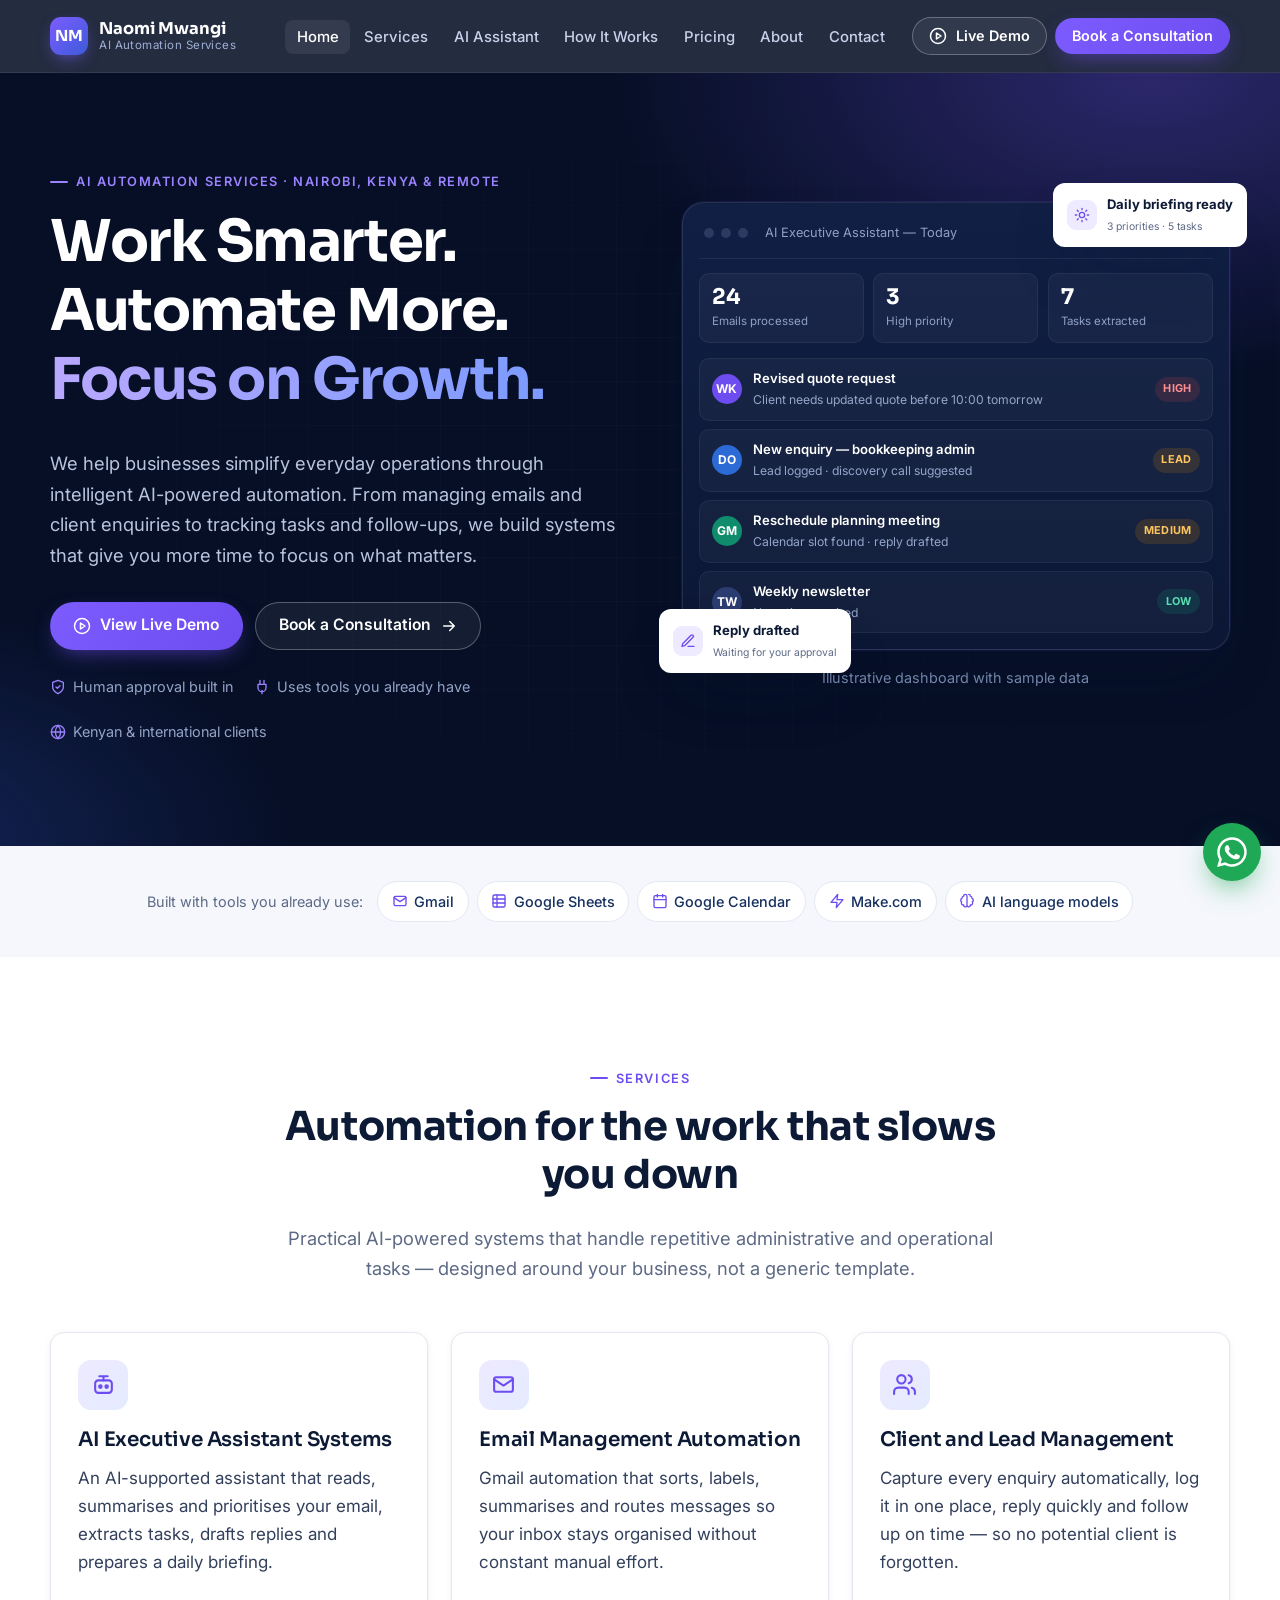
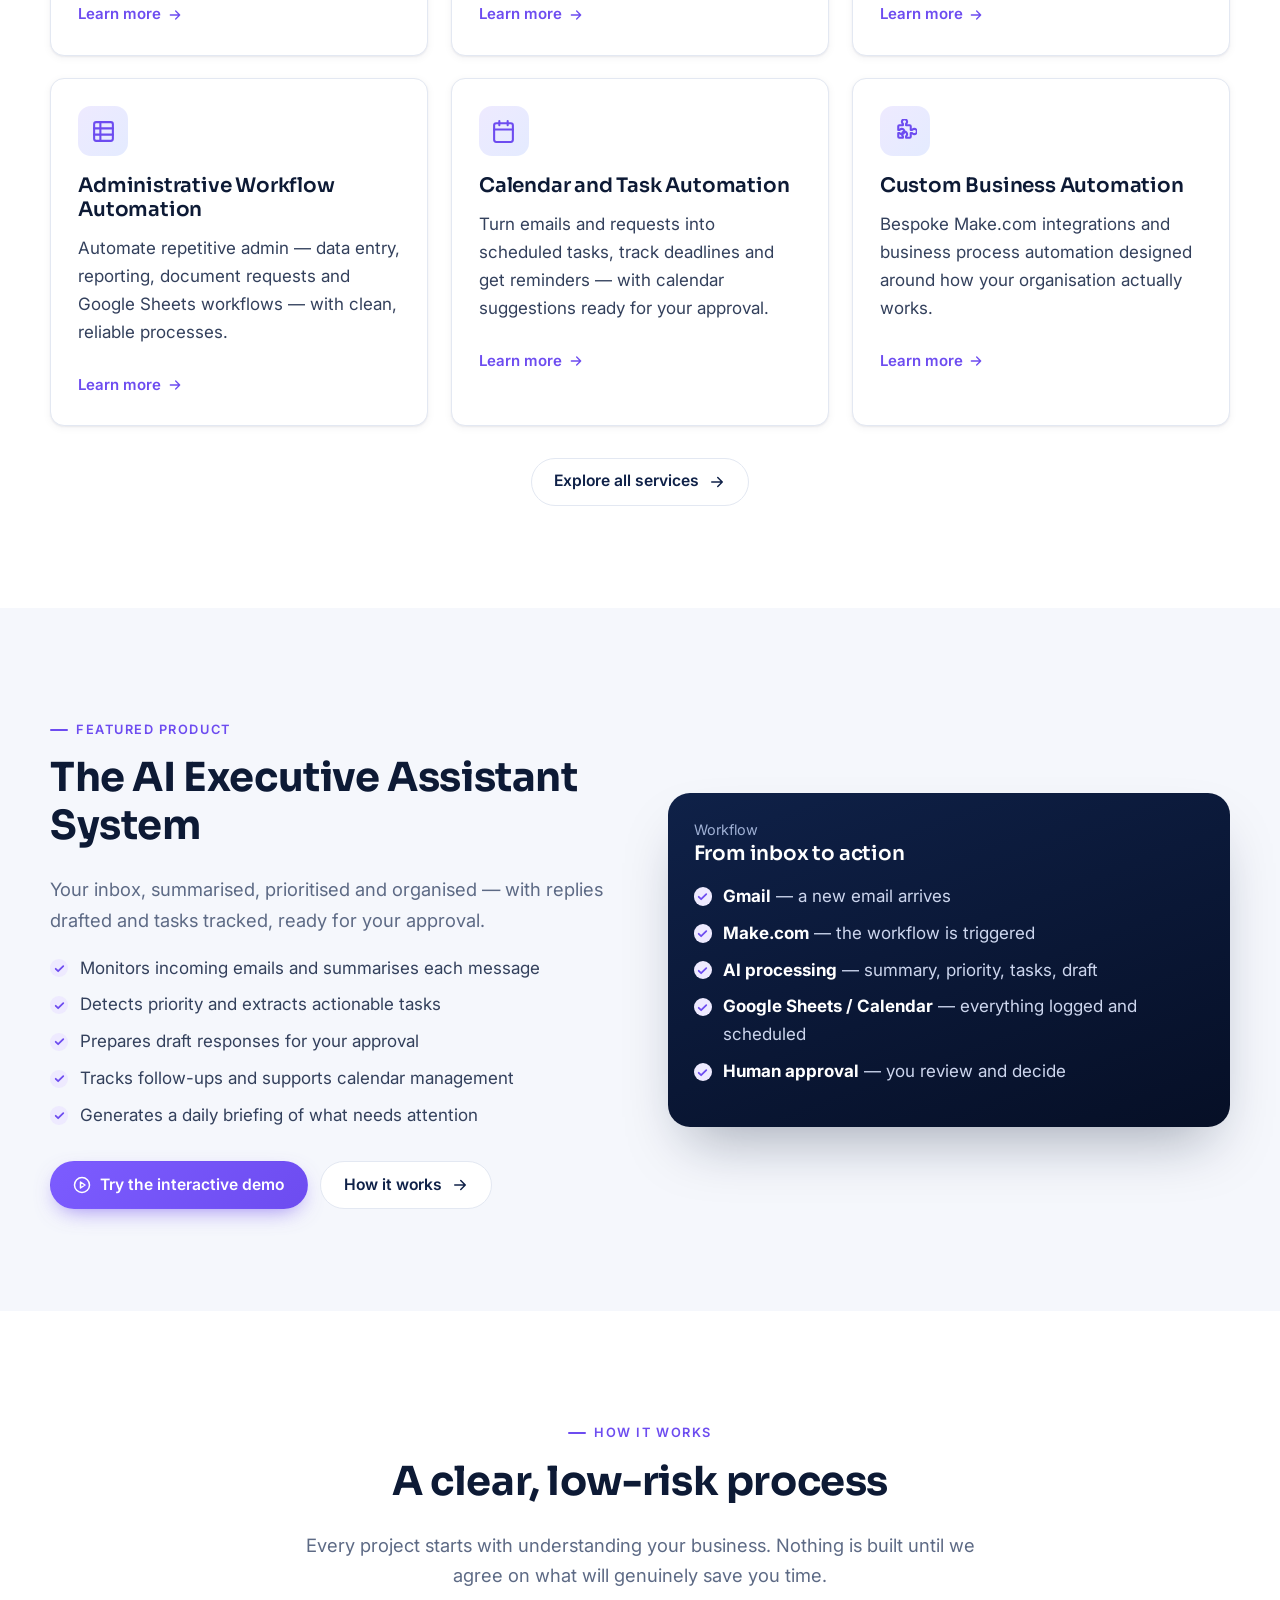
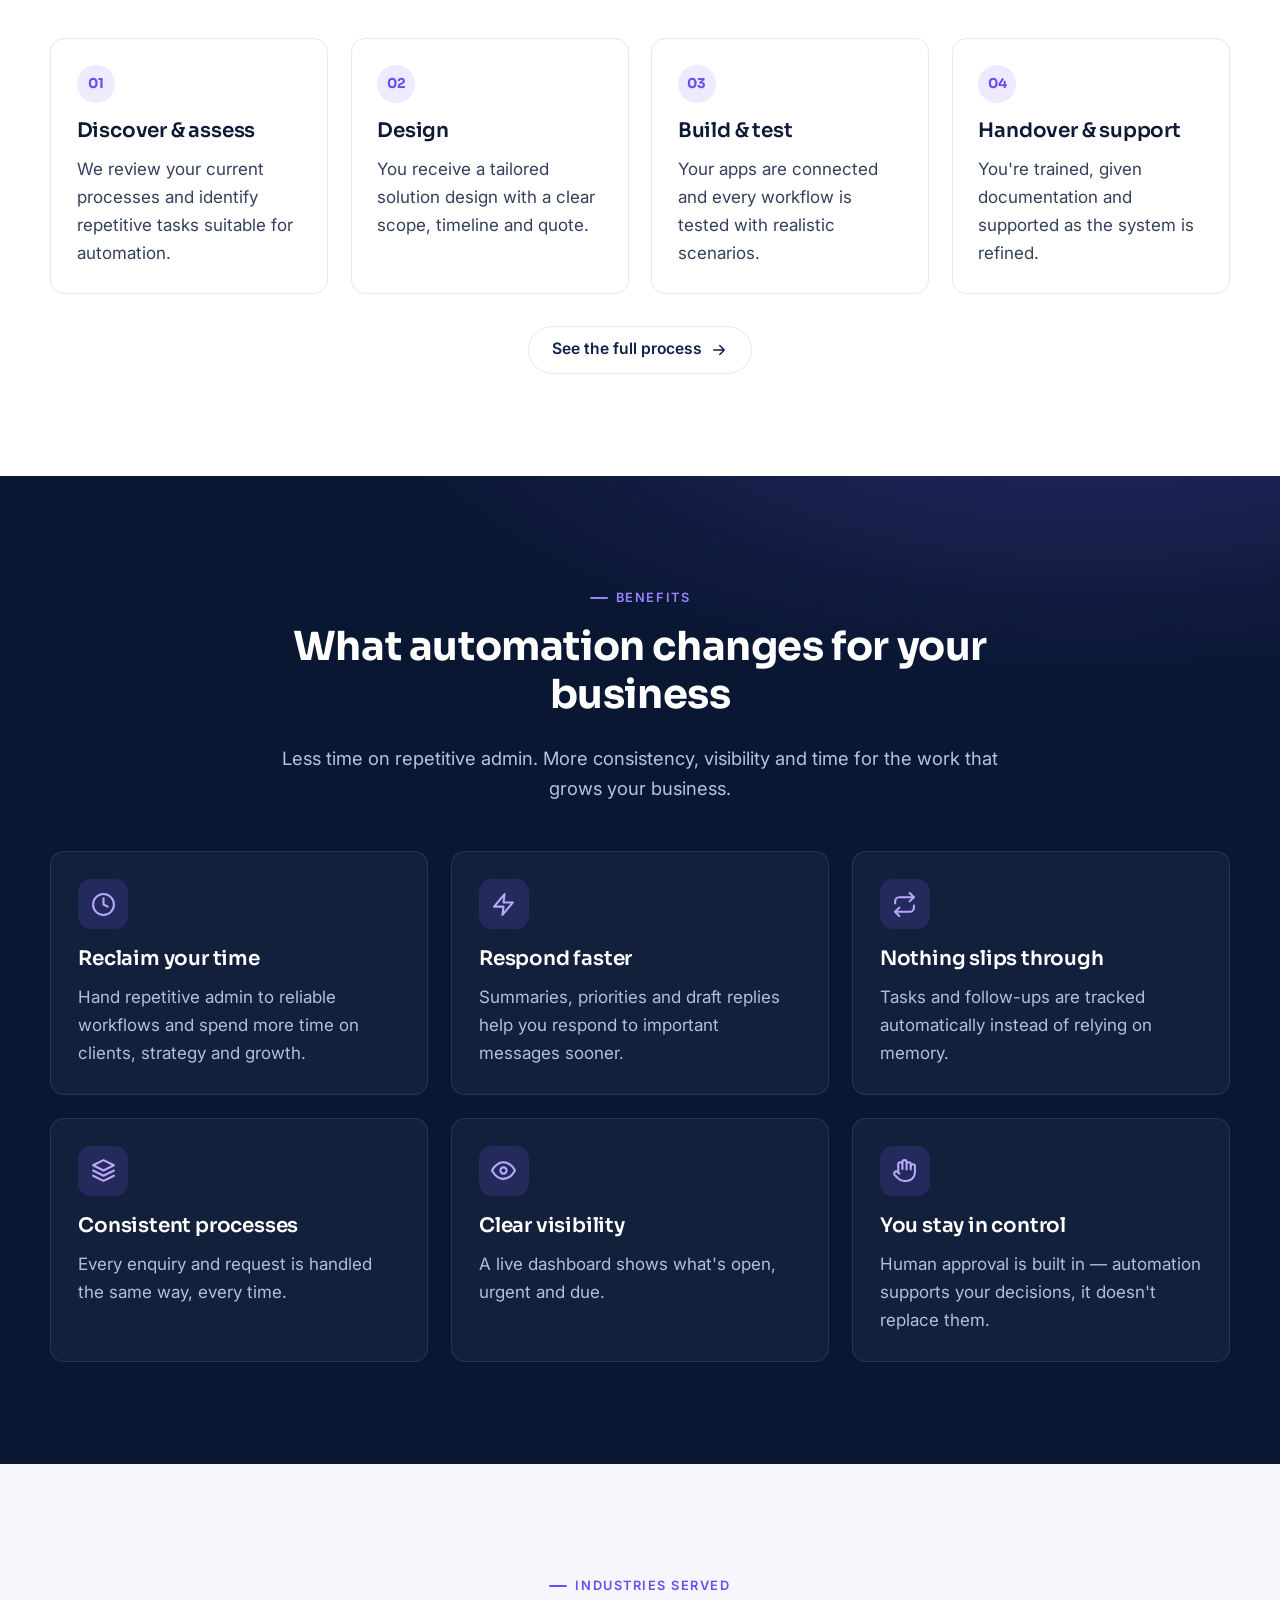
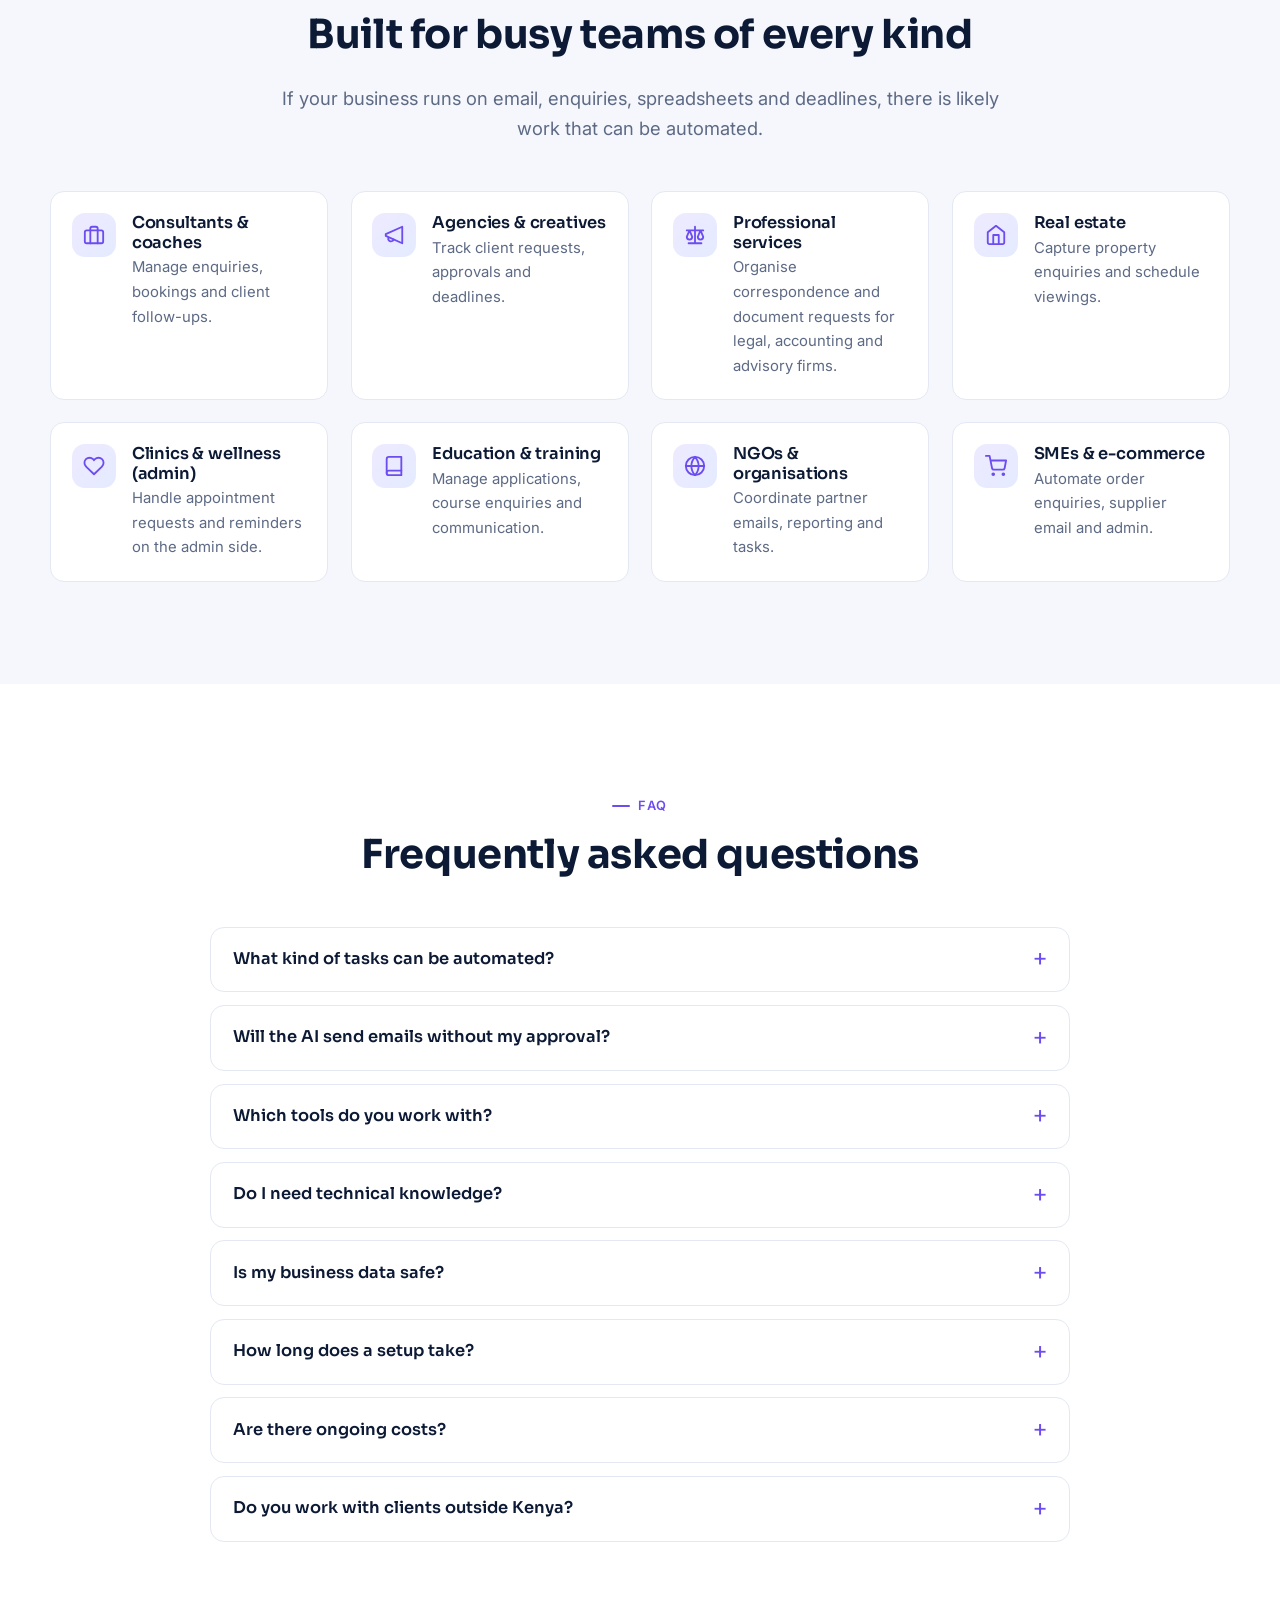
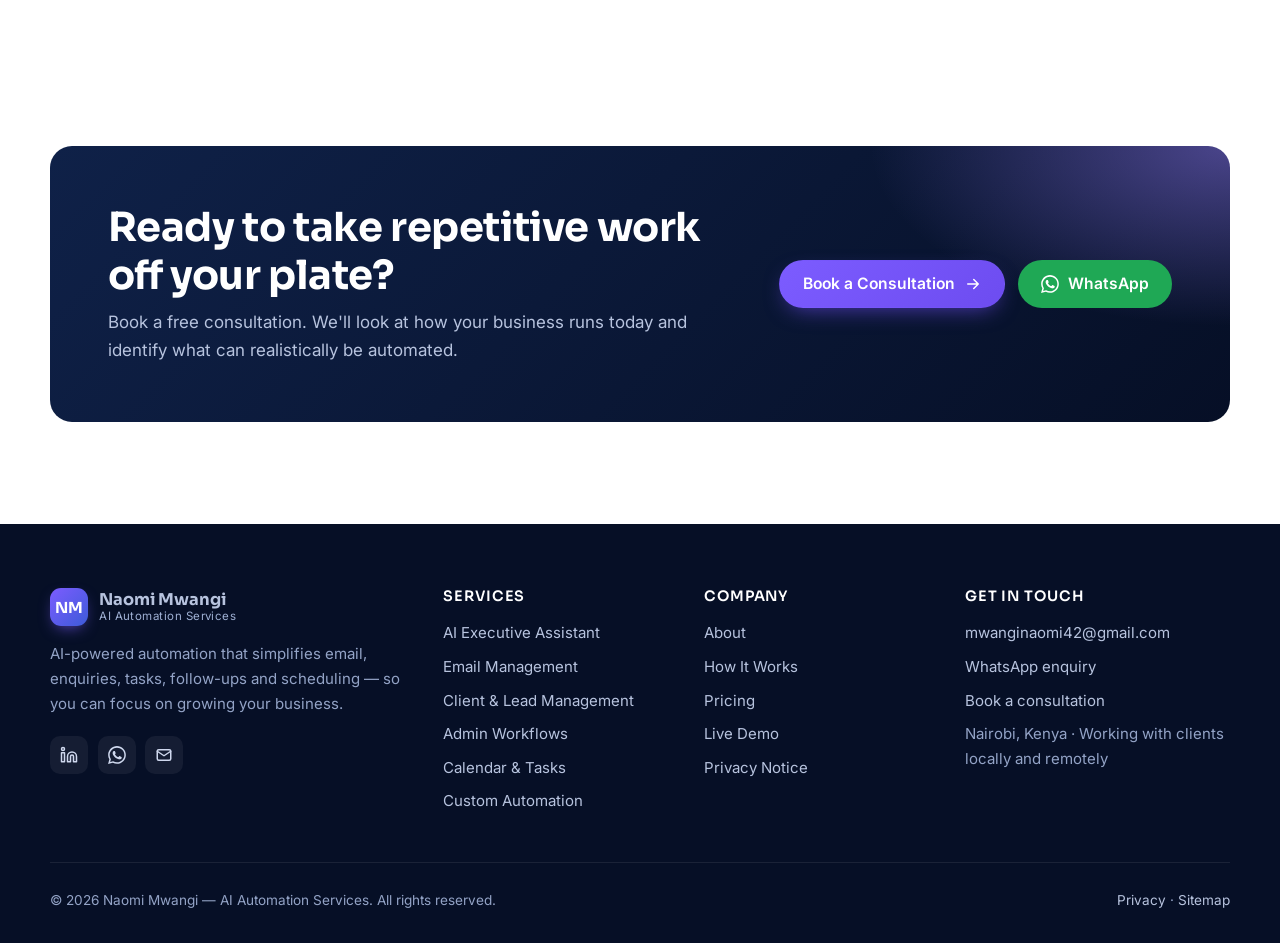
<file: index.html>
<!DOCTYPE html>
<html lang="en-KE" class="no-js">
<head>
<meta charset="utf-8">
<meta name="viewport" content="width=device-width, initial-scale=1">
<title>AI Automation Services in Kenya | Naomi Mwangi — Email, Tasks & Workflow Automation</title>
<meta name="description" content="AI-powered business automation for email management, client enquiries, tasks, follow-ups and scheduling. Gmail, Google Sheets and Make.com automation for Kenyan and international businesses.">
<meta name="robots" content="index, follow">
<link rel="canonical" href="https://yomie-commits.github.io/automationservices/">
<meta name="theme-color" content="#060f26">
<meta property="og:type" content="website">
<meta property="og:site_name" content="Naomi Mwangi — AI Automation Services">
<meta property="og:title" content="AI Automation Services in Kenya | Naomi Mwangi — Email, Tasks & Workflow Automation">
<meta property="og:description" content="AI-powered business automation for email management, client enquiries, tasks, follow-ups and scheduling. Gmail, Google Sheets and Make.com automation for Kenyan and international businesses.">
<meta property="og:url" content="https://yomie-commits.github.io/automationservices/">
<meta property="og:image" content="https://yomie-commits.github.io/automationservices/assets/img/og-image.png">
<meta property="og:locale" content="en_KE">
<meta name="twitter:card" content="summary_large_image">
<meta name="twitter:title" content="AI Automation Services in Kenya | Naomi Mwangi — Email, Tasks & Workflow Automation">
<meta name="twitter:description" content="AI-powered business automation for email management, client enquiries, tasks, follow-ups and scheduling. Gmail, Google Sheets and Make.com automation for Kenyan and international businesses.">
<meta name="twitter:image" content="https://yomie-commits.github.io/automationservices/assets/img/og-image.png">
<link rel="icon" href="assets/img/favicon.svg" type="image/svg+xml">
<link rel="apple-touch-icon" href="assets/img/apple-touch-icon.png">
<link rel="preconnect" href="https://fonts.googleapis.com">
<link rel="preconnect" href="https://fonts.gstatic.com" crossorigin>
<link href="https://fonts.googleapis.com/css2?family=Inter:wght@400;500;600;700&family=Sora:wght@600;700&display=swap" rel="stylesheet">
<link rel="stylesheet" href="assets/css/styles.css">
<script type="application/ld+json">[{"@context": "https://schema.org", "@type": "ProfessionalService", "name": "Naomi Mwangi — AI Automation Services", "url": "https://yomie-commits.github.io/automationservices/", "image": "https://yomie-commits.github.io/automationservices/assets/img/og-image.png", "description": "AI-powered business automation: email management, client enquiries, task and follow-up tracking, scheduling and custom Make.com integrations.", "address": {"@type": "PostalAddress", "addressLocality": "Nairobi", "addressCountry": "KE"}, "areaServed": ["Kenya", "Worldwide"], "founder": {"@type": "Person", "name": "Naomi Mwangi", "jobTitle": "AI Automation Specialist"}, "priceRange": "KES 15,000 – KES 50,000+", "sameAs": ["https://www.linkedin.com/in/naomi-njeri-m/"]}, {"@context": "https://schema.org", "@type": "FAQPage", "mainEntity": [{"@type": "Question", "name": "What kind of tasks can be automated?", "acceptedAnswer": {"@type": "Answer", "text": "Repetitive, rule-based or text-heavy work is usually a good fit: sorting and summarising email, logging enquiries, updating Google Sheets, creating tasks from requests, sending follow-up reminders and preparing draft replies. During the consultation we identify which of your tasks are worth automating."}}, {"@type": "Question", "name": "Will the AI send emails without my approval?", "acceptedAnswer": {"@type": "Answer", "text": "No — by default, AI-drafted replies wait for human approval before anything is sent. You stay in control of what goes out in your name. Fully automatic sending can be considered only for low-risk messages, if you request it."}}, {"@type": "Question", "name": "Which tools do you work with?", "acceptedAnswer": {"@type": "Answer", "text": "Core systems are built with Gmail, Google Sheets, Google Calendar and Make.com, with an AI model for summarising, classifying and drafting. Other apps can often be connected through Make.com — ask about your specific tools."}}, {"@type": "Question", "name": "Do I need technical knowledge?", "acceptedAnswer": {"@type": "Answer", "text": "No. I handle the setup and testing, then train you or your team and provide simple documentation explaining how the system works and what to do if something needs attention."}}, {"@type": "Question", "name": "Is my business data safe?", "acceptedAnswer": {"@type": "Answer", "text": "Automations run inside your own accounts (for example your Google Workspace and Make.com), with access limited to what each workflow needs. We agree what data is processed before building, and you can revoke access at any time."}}, {"@type": "Question", "name": "How long does a setup take?", "acceptedAnswer": {"@type": "Answer", "text": "It depends on the scope. A focused email automation can be quicker than a multi-integration business workflow. You'll receive a timeline with your proposal after the assessment."}}, {"@type": "Question", "name": "Are there ongoing costs?", "acceptedAnswer": {"@type": "Answer", "text": "Apart from my fee, some tools have their own subscriptions or usage-based costs (for example Make.com operations and AI model usage). These are explained upfront so there are no surprises. Optional monthly maintenance is also available."}}, {"@type": "Question", "name": "Do you work with clients outside Kenya?", "acceptedAnswer": {"@type": "Answer", "text": "Yes. I'm based in Nairobi and work remotely, so I can support clients in Kenya and internationally. Consultations can be held by video call or WhatsApp."}}]}]</script>
</head>
<body>
<a class="skip-link" href="#main">Skip to content</a>
<header class="site-header">
  <nav class="container nav" aria-label="Main">
    <a class="brand" href="index.html" aria-label="Naomi Mwangi — AI Automation Services, home">
      <span class="brand__mark" aria-hidden="true">NM</span>
      <span class="brand__text"><span class="brand__name">Naomi Mwangi</span><span class="brand__tag">AI Automation Services</span></span>
    </a>
    <button class="nav__toggle" type="button" aria-expanded="false" aria-controls="nav-menu" aria-label="Open menu"><svg viewBox="0 0 24 24" fill="none" stroke="currentColor" stroke-width="2" stroke-linecap="round" stroke-linejoin="round" aria-hidden="true"><path d="M3 6h18M3 12h18M3 18h18"/></svg></button>
    <div class="nav__menu" id="nav-menu">
      <ul class="nav__links"><li><a href="index.html" aria-current="page">Home</a></li><li><a href="services.html">Services</a></li><li><a href="ai-executive-assistant.html">AI Assistant</a></li><li><a href="how-it-works.html">How It Works</a></li><li><a href="pricing.html">Pricing</a></li><li><a href="about.html">About</a></li><li><a href="contact.html">Contact</a></li></ul>
      <div class="nav__cta">
        <a class="btn btn--ghost btn--sm" href="app/" data-demo><svg viewBox="0 0 24 24" fill="none" stroke="currentColor" stroke-width="2" stroke-linecap="round" stroke-linejoin="round" aria-hidden="true"><circle cx="12" cy="12" r="10"/><path d="M10 8l6 4-6 4z"/></svg>Live Demo</a>
        <a class="btn btn--primary btn--sm" href="contact.html#consultation" data-book>Book a Consultation</a>
      </div>
    </div>
  </nav>
</header>
<main id="main">

<section class="hero">
  <div class="container hero__grid">
    <div>
      <span class="eyebrow">AI Automation Services · Nairobi, Kenya &amp; remote</span>
      <h1>Work Smarter. Automate More. <span class="accent">Focus on Growth.</span></h1>
      <p class="hero__text">We help businesses simplify everyday operations through intelligent AI-powered automation. From managing emails and client enquiries to tracking tasks and follow-ups, we build systems that give you more time to focus on what matters.</p>
      <div class="btn-row">
        <a class="btn btn--primary" href="app/" data-demo><svg viewBox="0 0 24 24" fill="none" stroke="currentColor" stroke-width="2" stroke-linecap="round" stroke-linejoin="round" aria-hidden="true"><circle cx="12" cy="12" r="10"/><path d="M10 8l6 4-6 4z"/></svg> View Live Demo</a>
        <a class="btn btn--ghost" href="contact.html#consultation" data-book>Book a Consultation <svg viewBox="0 0 24 24" fill="none" stroke="currentColor" stroke-width="2" stroke-linecap="round" stroke-linejoin="round" aria-hidden="true"><path d="M5 12h14M13 6l6 6-6 6"/></svg></a>
      </div>
      <div class="hero__note">
        <span><svg viewBox="0 0 24 24" fill="none" stroke="currentColor" stroke-width="2" stroke-linecap="round" stroke-linejoin="round" aria-hidden="true"><path d="M12 22s8-4 8-10V5l-8-3-8 3v7c0 6 8 10 8 10z"/><path d="M9 12l2 2 4-4"/></svg> Human approval built in</span>
        <span><svg viewBox="0 0 24 24" fill="none" stroke="currentColor" stroke-width="2" stroke-linecap="round" stroke-linejoin="round" aria-hidden="true"><path d="M12 22v-5M9 8V2M15 8V2M18 8v5a6 6 0 0 1-12 0V8z"/></svg> Uses tools you already have</span>
        <span><svg viewBox="0 0 24 24" fill="none" stroke="currentColor" stroke-width="2" stroke-linecap="round" stroke-linejoin="round" aria-hidden="true"><circle cx="12" cy="12" r="10"/><path d="M2 12h20M12 2a15.3 15.3 0 0 1 4 10 15.3 15.3 0 0 1-4 10 15.3 15.3 0 0 1-4-10 15.3 15.3 0 0 1 4-10z"/></svg> Kenyan &amp; international clients</span>
      </div>
    </div>
    <div class="reveal" aria-hidden="true">
      <div class="dash">
        <div class="dash__float dash__float--b"><span class="ico"><svg viewBox="0 0 24 24" fill="none" stroke="currentColor" stroke-width="2" stroke-linecap="round" stroke-linejoin="round" aria-hidden="true"><circle cx="12" cy="12" r="4"/><path d="M12 2v2M12 20v2M4.9 4.9l1.4 1.4M17.7 17.7l1.4 1.4M2 12h2M20 12h2M4.9 19.1l1.4-1.4M17.7 6.3l1.4-1.4"/></svg></span><span><b>Daily briefing ready</b><small>3 priorities · 5 tasks</small></span></div>
        <div class="dash__bar"><span class="dash__dot"></span><span class="dash__dot"></span><span class="dash__dot"></span><span class="dash__title">AI Executive Assistant — Today</span></div>
        <div class="dash__stats">
          <div class="stat"><b>24</b><small>Emails processed</small></div>
          <div class="stat"><b>3</b><small>High priority</small></div>
          <div class="stat"><b>7</b><small>Tasks extracted</small></div>
        </div>
        <div class="dash__list">
          <div class="mail"><span class="mail__av" style="background:#6d4cf0">WK</span><div><div class="mail__from">Revised quote request</div><div class="mail__sum">Client needs updated quote before 10:00 tomorrow</div></div><span class="tag tag--high">High</span></div>
          <div class="mail"><span class="mail__av" style="background:#2c6bd6">DO</span><div><div class="mail__from">New enquiry — bookkeeping admin</div><div class="mail__sum">Lead logged · discovery call suggested</div></div><span class="tag tag--med">Lead</span></div>
          <div class="mail"><span class="mail__av" style="background:#0f8c6b">GM</span><div><div class="mail__from">Reschedule planning meeting</div><div class="mail__sum">Calendar slot found · reply drafted</div></div><span class="tag tag--med">Medium</span></div>
          <div class="mail"><span class="mail__av">TW</span><div><div class="mail__from">Weekly newsletter</div><div class="mail__sum">No action required</div></div><span class="tag tag--low">Low</span></div>
        </div>
        <div class="dash__float dash__float--a"><span class="ico"><svg viewBox="0 0 24 24" fill="none" stroke="currentColor" stroke-width="2" stroke-linecap="round" stroke-linejoin="round" aria-hidden="true"><path d="M12 20h9"/><path d="M16.5 3.5a2.1 2.1 0 0 1 3 3L7 19l-4 1 1-4z"/></svg></span><span><b>Reply drafted</b><small>Waiting for your approval</small></span></div>
      </div>
      <p class="small center mt-1" style="color:#7f90b6">Illustrative dashboard with sample data</p>
    </div>
  </div>
</section>

<section class="section section--soft" style="padding:2.2rem 0">
  <div class="container">
    <div class="chip-row justify-center">
      <span class="muted small" style="align-self:center;margin-right:.4rem">Built with tools you already use:</span>
      <span class="chip"><svg viewBox="0 0 24 24" fill="none" stroke="currentColor" stroke-width="2" stroke-linecap="round" stroke-linejoin="round" aria-hidden="true"><rect x="3" y="5" width="18" height="14" rx="2"/><path d="M3 7l9 6 9-6"/></svg> Gmail</span>
      <span class="chip"><svg viewBox="0 0 24 24" fill="none" stroke="currentColor" stroke-width="2" stroke-linecap="round" stroke-linejoin="round" aria-hidden="true"><rect x="3" y="3" width="18" height="18" rx="2"/><path d="M3 9h18M3 15h18M9 3v18"/></svg> Google Sheets</span>
      <span class="chip"><svg viewBox="0 0 24 24" fill="none" stroke="currentColor" stroke-width="2" stroke-linecap="round" stroke-linejoin="round" aria-hidden="true"><rect x="3" y="4" width="18" height="18" rx="2"/><path d="M16 2v4M8 2v4M3 10h18"/></svg> Google Calendar</span>
      <span class="chip"><svg viewBox="0 0 24 24" fill="none" stroke="currentColor" stroke-width="2" stroke-linecap="round" stroke-linejoin="round" aria-hidden="true"><path d="M13 2L3 14h9l-1 8 10-12h-9z"/></svg> Make.com</span>
      <span class="chip"><svg viewBox="0 0 24 24" fill="none" stroke="currentColor" stroke-width="2" stroke-linecap="round" stroke-linejoin="round" aria-hidden="true"><path d="M9.5 2A2.5 2.5 0 0 0 7 4.5v.3A3 3 0 0 0 4.5 8a3 3 0 0 0-.5 5.4A3 3 0 0 0 7 18a2.5 2.5 0 0 0 5 .5V4.5A2.5 2.5 0 0 0 9.5 2zM14.5 2A2.5 2.5 0 0 1 17 4.5v.3A3 3 0 0 1 19.5 8a3 3 0 0 1 .5 5.4A3 3 0 0 1 17 18a2.5 2.5 0 0 1-5 .5"/></svg> AI language models</span>
    </div>
  </div>
</section>

<section class="section" id="services">
  <div class="container">
    <div class="section-head reveal">
      <span class="eyebrow">Services</span>
      <h2>Automation for the work that slows you down</h2>
      <p class="lead">Practical AI-powered systems that handle repetitive administrative and operational tasks — designed around your business, not a generic template.</p>
    </div>
    <div class="grid grid--3"><article class="card reveal">
      <div class="icon"><svg viewBox="0 0 24 24" fill="none" stroke="currentColor" stroke-width="2" stroke-linecap="round" stroke-linejoin="round" aria-hidden="true"><rect x="4" y="8" width="16" height="12" rx="3"/><path d="M12 8V4M8 4h8"/><circle cx="9" cy="14" r="1.2"/><circle cx="15" cy="14" r="1.2"/></svg></div>
      <h3>AI Executive Assistant Systems</h3>
      <p>An AI-supported assistant that reads, summarises and prioritises your email, extracts tasks, drafts replies and prepares a daily briefing.</p>
      <a class="card__link" href="services.html#ai-executive-assistant">Learn more <svg viewBox="0 0 24 24" fill="none" stroke="currentColor" stroke-width="2" stroke-linecap="round" stroke-linejoin="round" aria-hidden="true"><path d="M5 12h14M13 6l6 6-6 6"/></svg></a>
    </article><article class="card reveal">
      <div class="icon"><svg viewBox="0 0 24 24" fill="none" stroke="currentColor" stroke-width="2" stroke-linecap="round" stroke-linejoin="round" aria-hidden="true"><rect x="3" y="5" width="18" height="14" rx="2"/><path d="M3 7l9 6 9-6"/></svg></div>
      <h3>Email Management Automation</h3>
      <p>Gmail automation that sorts, labels, summarises and routes messages so your inbox stays organised without constant manual effort.</p>
      <a class="card__link" href="services.html#email-management">Learn more <svg viewBox="0 0 24 24" fill="none" stroke="currentColor" stroke-width="2" stroke-linecap="round" stroke-linejoin="round" aria-hidden="true"><path d="M5 12h14M13 6l6 6-6 6"/></svg></a>
    </article><article class="card reveal">
      <div class="icon"><svg viewBox="0 0 24 24" fill="none" stroke="currentColor" stroke-width="2" stroke-linecap="round" stroke-linejoin="round" aria-hidden="true"><path d="M16 21v-2a4 4 0 0 0-4-4H6a4 4 0 0 0-4 4v2"/><circle cx="9" cy="7" r="4"/><path d="M22 21v-2a4 4 0 0 0-3-3.87M16 3.13a4 4 0 0 1 0 7.75"/></svg></div>
      <h3>Client and Lead Management</h3>
      <p>Capture every enquiry automatically, log it in one place, reply quickly and follow up on time — so no potential client is forgotten.</p>
      <a class="card__link" href="services.html#client-lead-management">Learn more <svg viewBox="0 0 24 24" fill="none" stroke="currentColor" stroke-width="2" stroke-linecap="round" stroke-linejoin="round" aria-hidden="true"><path d="M5 12h14M13 6l6 6-6 6"/></svg></a>
    </article><article class="card reveal">
      <div class="icon"><svg viewBox="0 0 24 24" fill="none" stroke="currentColor" stroke-width="2" stroke-linecap="round" stroke-linejoin="round" aria-hidden="true"><rect x="3" y="3" width="18" height="18" rx="2"/><path d="M3 9h18M3 15h18M9 3v18"/></svg></div>
      <h3>Administrative Workflow Automation</h3>
      <p>Automate repetitive admin — data entry, reporting, document requests and Google Sheets workflows — with clean, reliable processes.</p>
      <a class="card__link" href="services.html#admin-workflows">Learn more <svg viewBox="0 0 24 24" fill="none" stroke="currentColor" stroke-width="2" stroke-linecap="round" stroke-linejoin="round" aria-hidden="true"><path d="M5 12h14M13 6l6 6-6 6"/></svg></a>
    </article><article class="card reveal">
      <div class="icon"><svg viewBox="0 0 24 24" fill="none" stroke="currentColor" stroke-width="2" stroke-linecap="round" stroke-linejoin="round" aria-hidden="true"><rect x="3" y="4" width="18" height="18" rx="2"/><path d="M16 2v4M8 2v4M3 10h18"/></svg></div>
      <h3>Calendar and Task Automation</h3>
      <p>Turn emails and requests into scheduled tasks, track deadlines and get reminders — with calendar suggestions ready for your approval.</p>
      <a class="card__link" href="services.html#calendar-tasks">Learn more <svg viewBox="0 0 24 24" fill="none" stroke="currentColor" stroke-width="2" stroke-linecap="round" stroke-linejoin="round" aria-hidden="true"><path d="M5 12h14M13 6l6 6-6 6"/></svg></a>
    </article><article class="card reveal">
      <div class="icon"><svg viewBox="0 0 24 24" fill="none" stroke="currentColor" stroke-width="2" stroke-linecap="round" stroke-linejoin="round" aria-hidden="true"><path d="M19.4 13.5a2.5 2.5 0 1 0 0-3H18V7a1 1 0 0 0-1-1h-3.5V4.6a2.5 2.5 0 1 0-3 0V6H7a1 1 0 0 0-1 1v3.5h1.4a2.5 2.5 0 1 1 0 3H6V17a1 1 0 0 0 1 1h3.5v-1.4a2.5 2.5 0 1 1 3 0V18H17a1 1 0 0 0 1-1v-3.5z"/></svg></div>
      <h3>Custom Business Automation</h3>
      <p>Bespoke Make.com integrations and business process automation designed around how your organisation actually works.</p>
      <a class="card__link" href="services.html#custom-automation">Learn more <svg viewBox="0 0 24 24" fill="none" stroke="currentColor" stroke-width="2" stroke-linecap="round" stroke-linejoin="round" aria-hidden="true"><path d="M5 12h14M13 6l6 6-6 6"/></svg></a>
    </article></div>
    <div class="center mt-2"><a class="btn btn--outline" href="services.html">Explore all services <svg viewBox="0 0 24 24" fill="none" stroke="currentColor" stroke-width="2" stroke-linecap="round" stroke-linejoin="round" aria-hidden="true"><path d="M5 12h14M13 6l6 6-6 6"/></svg></a></div>
  </div>
</section>

<section class="section section--soft">
  <div class="container split">
    <div class="reveal">
      <span class="eyebrow">Featured product</span>
      <h2>The AI Executive Assistant System</h2>
      <p class="lead">Your inbox, summarised, prioritised and organised — with replies drafted and tasks tracked, ready for your approval.</p>
      <ul class="check-list">
        <li>Monitors incoming emails and summarises each message</li>
        <li>Detects priority and extracts actionable tasks</li>
        <li>Prepares draft responses for your approval</li>
        <li>Tracks follow-ups and supports calendar management</li>
        <li>Generates a daily briefing of what needs attention</li>
      </ul>
      <div class="btn-row mt-2">
        <a class="btn btn--primary" href="app/" data-demo><svg viewBox="0 0 24 24" fill="none" stroke="currentColor" stroke-width="2" stroke-linecap="round" stroke-linejoin="round" aria-hidden="true"><circle cx="12" cy="12" r="10"/><path d="M10 8l6 4-6 4z"/></svg> Try the interactive demo</a>
        <a class="btn btn--outline" href="ai-executive-assistant.html">How it works <svg viewBox="0 0 24 24" fill="none" stroke="currentColor" stroke-width="2" stroke-linecap="round" stroke-linejoin="round" aria-hidden="true"><path d="M5 12h14M13 6l6 6-6 6"/></svg></a>
      </div>
    </div>
    <div class="feature-panel reveal">
      <p class="small mb-0" style="color:#9fb0d4">Workflow</p>
      <h3 style="color:#fff">From inbox to action</h3>
      <ol class="check-list" style="margin-top:1rem">
        <li><strong style="color:#fff">Gmail</strong> — a new email arrives</li>
        <li><strong style="color:#fff">Make.com</strong> — the workflow is triggered</li>
        <li><strong style="color:#fff">AI processing</strong> — summary, priority, tasks, draft</li>
        <li><strong style="color:#fff">Google Sheets / Calendar</strong> — everything logged and scheduled</li>
        <li><strong style="color:#fff">Human approval</strong> — you review and decide</li>
      </ol>
    </div>
  </div>
</section>

<section class="section">
  <div class="container">
    <div class="section-head reveal">
      <span class="eyebrow">How it works</span>
      <h2>A clear, low-risk process</h2>
      <p class="lead">Every project starts with understanding your business. Nothing is built until we agree on what will genuinely save you time.</p>
    </div>
    <div class="steps">
      <div class="step reveal"><div class="step__num">01</div><h3>Discover &amp; assess</h3><p class="mb-0">We review your current processes and identify repetitive tasks suitable for automation.</p></div>
      <div class="step reveal"><div class="step__num">02</div><h3>Design</h3><p class="mb-0">You receive a tailored solution design with a clear scope, timeline and quote.</p></div>
      <div class="step reveal"><div class="step__num">03</div><h3>Build &amp; test</h3><p class="mb-0">Your apps are connected and every workflow is tested with realistic scenarios.</p></div>
      <div class="step reveal"><div class="step__num">04</div><h3>Handover &amp; support</h3><p class="mb-0">You're trained, given documentation and supported as the system is refined.</p></div>
    </div>
    <div class="center mt-2"><a class="btn btn--outline" href="how-it-works.html">See the full process <svg viewBox="0 0 24 24" fill="none" stroke="currentColor" stroke-width="2" stroke-linecap="round" stroke-linejoin="round" aria-hidden="true"><path d="M5 12h14M13 6l6 6-6 6"/></svg></a></div>
  </div>
</section>

<section class="section section--navy">
  <div class="container">
    <div class="section-head reveal">
      <span class="eyebrow">Benefits</span>
      <h2>What automation changes for your business</h2>
      <p class="lead">Less time on repetitive admin. More consistency, visibility and time for the work that grows your business.</p>
    </div>
    <div class="grid grid--3"><div class="card card--dark reveal"><div class="icon"><svg viewBox="0 0 24 24" fill="none" stroke="currentColor" stroke-width="2" stroke-linecap="round" stroke-linejoin="round" aria-hidden="true"><circle cx="12" cy="12" r="10"/><path d="M12 6v6l4 2"/></svg></div><h3>Reclaim your time</h3><p>Hand repetitive admin to reliable workflows and spend more time on clients, strategy and growth.</p></div><div class="card card--dark reveal"><div class="icon"><svg viewBox="0 0 24 24" fill="none" stroke="currentColor" stroke-width="2" stroke-linecap="round" stroke-linejoin="round" aria-hidden="true"><path d="M13 2L3 14h9l-1 8 10-12h-9z"/></svg></div><h3>Respond faster</h3><p>Summaries, priorities and draft replies help you respond to important messages sooner.</p></div><div class="card card--dark reveal"><div class="icon"><svg viewBox="0 0 24 24" fill="none" stroke="currentColor" stroke-width="2" stroke-linecap="round" stroke-linejoin="round" aria-hidden="true"><path d="M17 1l4 4-4 4"/><path d="M3 11V9a4 4 0 0 1 4-4h14M7 23l-4-4 4-4"/><path d="M21 13v2a4 4 0 0 1-4 4H3"/></svg></div><h3>Nothing slips through</h3><p>Tasks and follow-ups are tracked automatically instead of relying on memory.</p></div><div class="card card--dark reveal"><div class="icon"><svg viewBox="0 0 24 24" fill="none" stroke="currentColor" stroke-width="2" stroke-linecap="round" stroke-linejoin="round" aria-hidden="true"><path d="M12 2l10 5-10 5L2 7z"/><path d="M2 17l10 5 10-5M2 12l10 5 10-5"/></svg></div><h3>Consistent processes</h3><p>Every enquiry and request is handled the same way, every time.</p></div><div class="card card--dark reveal"><div class="icon"><svg viewBox="0 0 24 24" fill="none" stroke="currentColor" stroke-width="2" stroke-linecap="round" stroke-linejoin="round" aria-hidden="true"><path d="M1 12s4-8 11-8 11 8 11 8-4 8-11 8S1 12 1 12z"/><circle cx="12" cy="12" r="3"/></svg></div><h3>Clear visibility</h3><p>A live dashboard shows what's open, urgent and due.</p></div><div class="card card--dark reveal"><div class="icon"><svg viewBox="0 0 24 24" fill="none" stroke="currentColor" stroke-width="2" stroke-linecap="round" stroke-linejoin="round" aria-hidden="true"><path d="M18 11V6a2 2 0 0 0-4 0v5M14 10V4a2 2 0 0 0-4 0v6M10 10.5V6a2 2 0 0 0-4 0v8"/><path d="M18 8a2 2 0 1 1 4 0v6a8 8 0 0 1-8 8h-2c-2.8 0-4.5-.9-6-2.4l-3.6-3.6a2 2 0 0 1 2.8-2.8L7 15"/></svg></div><h3>You stay in control</h3><p>Human approval is built in — automation supports your decisions, it doesn't replace them.</p></div></div>
  </div>
</section>

<section class="section section--soft">
  <div class="container">
    <div class="section-head reveal">
      <span class="eyebrow">Industries served</span>
      <h2>Built for busy teams of every kind</h2>
      <p class="lead">If your business runs on email, enquiries, spreadsheets and deadlines, there is likely work that can be automated.</p>
    </div>
    <div class="grid grid--4"><div class="industry reveal"><div class="icon"><svg viewBox="0 0 24 24" fill="none" stroke="currentColor" stroke-width="2" stroke-linecap="round" stroke-linejoin="round" aria-hidden="true"><rect x="2" y="7" width="20" height="14" rx="2"/><path d="M16 21V5a2 2 0 0 0-2-2h-4a2 2 0 0 0-2 2v16"/></svg></div><div><h4>Consultants & coaches</h4><p>Manage enquiries, bookings and client follow-ups.</p></div></div><div class="industry reveal"><div class="icon"><svg viewBox="0 0 24 24" fill="none" stroke="currentColor" stroke-width="2" stroke-linecap="round" stroke-linejoin="round" aria-hidden="true"><path d="M3 11l18-8v18L3 13z"/><path d="M11.6 16.8a3 3 0 1 1-5.8-1.6"/></svg></div><div><h4>Agencies & creatives</h4><p>Track client requests, approvals and deadlines.</p></div></div><div class="industry reveal"><div class="icon"><svg viewBox="0 0 24 24" fill="none" stroke="currentColor" stroke-width="2" stroke-linecap="round" stroke-linejoin="round" aria-hidden="true"><path d="M12 3v18M5 21h14M3 7h18M6 7l-3 7a3 3 0 0 0 6 0zM18 7l-3 7a3 3 0 0 0 6 0z"/></svg></div><div><h4>Professional services</h4><p>Organise correspondence and document requests for legal, accounting and advisory firms.</p></div></div><div class="industry reveal"><div class="icon"><svg viewBox="0 0 24 24" fill="none" stroke="currentColor" stroke-width="2" stroke-linecap="round" stroke-linejoin="round" aria-hidden="true"><path d="M3 9l9-7 9 7v11a2 2 0 0 1-2 2H5a2 2 0 0 1-2-2z"/><path d="M9 22V12h6v10"/></svg></div><div><h4>Real estate</h4><p>Capture property enquiries and schedule viewings.</p></div></div><div class="industry reveal"><div class="icon"><svg viewBox="0 0 24 24" fill="none" stroke="currentColor" stroke-width="2" stroke-linecap="round" stroke-linejoin="round" aria-hidden="true"><path d="M20.8 4.6a5.5 5.5 0 0 0-7.8 0L12 5.7l-1-1.1a5.5 5.5 0 0 0-7.8 7.8l1 1.1L12 21l7.8-7.5 1-1.1a5.5 5.5 0 0 0 0-7.8z"/></svg></div><div><h4>Clinics & wellness (admin)</h4><p>Handle appointment requests and reminders on the admin side.</p></div></div><div class="industry reveal"><div class="icon"><svg viewBox="0 0 24 24" fill="none" stroke="currentColor" stroke-width="2" stroke-linecap="round" stroke-linejoin="round" aria-hidden="true"><path d="M4 19.5A2.5 2.5 0 0 1 6.5 17H20V2H6.5A2.5 2.5 0 0 0 4 4.5z"/><path d="M4 19.5A2.5 2.5 0 0 0 6.5 22H20v-5"/></svg></div><div><h4>Education & training</h4><p>Manage applications, course enquiries and communication.</p></div></div><div class="industry reveal"><div class="icon"><svg viewBox="0 0 24 24" fill="none" stroke="currentColor" stroke-width="2" stroke-linecap="round" stroke-linejoin="round" aria-hidden="true"><circle cx="12" cy="12" r="10"/><path d="M2 12h20M12 2a15.3 15.3 0 0 1 4 10 15.3 15.3 0 0 1-4 10 15.3 15.3 0 0 1-4-10 15.3 15.3 0 0 1 4-10z"/></svg></div><div><h4>NGOs & organisations</h4><p>Coordinate partner emails, reporting and tasks.</p></div></div><div class="industry reveal"><div class="icon"><svg viewBox="0 0 24 24" fill="none" stroke="currentColor" stroke-width="2" stroke-linecap="round" stroke-linejoin="round" aria-hidden="true"><circle cx="9" cy="21" r="1"/><circle cx="20" cy="21" r="1"/><path d="M1 1h4l2.7 13.4a2 2 0 0 0 2 1.6h9.7a2 2 0 0 0 2-1.6L23 6H6"/></svg></div><div><h4>SMEs & e-commerce</h4><p>Automate order enquiries, supplier email and admin.</p></div></div></div>
  </div>
</section>

<section class="section" id="faq">
  <div class="container">
    <div class="section-head reveal">
      <span class="eyebrow">FAQ</span>
      <h2>Frequently asked questions</h2>
    </div>
    <div class="faq"><details class="reveal"><summary>What kind of tasks can be automated?</summary><div><p class="mb-0">Repetitive, rule-based or text-heavy work is usually a good fit: sorting and summarising email, logging enquiries, updating Google Sheets, creating tasks from requests, sending follow-up reminders and preparing draft replies. During the consultation we identify which of your tasks are worth automating.</p></div></details><details class="reveal"><summary>Will the AI send emails without my approval?</summary><div><p class="mb-0">No — by default, AI-drafted replies wait for human approval before anything is sent. You stay in control of what goes out in your name. Fully automatic sending can be considered only for low-risk messages, if you request it.</p></div></details><details class="reveal"><summary>Which tools do you work with?</summary><div><p class="mb-0">Core systems are built with Gmail, Google Sheets, Google Calendar and Make.com, with an AI model for summarising, classifying and drafting. Other apps can often be connected through Make.com — ask about your specific tools.</p></div></details><details class="reveal"><summary>Do I need technical knowledge?</summary><div><p class="mb-0">No. I handle the setup and testing, then train you or your team and provide simple documentation explaining how the system works and what to do if something needs attention.</p></div></details><details class="reveal"><summary>Is my business data safe?</summary><div><p class="mb-0">Automations run inside your own accounts (for example your Google Workspace and Make.com), with access limited to what each workflow needs. We agree what data is processed before building, and you can revoke access at any time.</p></div></details><details class="reveal"><summary>How long does a setup take?</summary><div><p class="mb-0">It depends on the scope. A focused email automation can be quicker than a multi-integration business workflow. You'll receive a timeline with your proposal after the assessment.</p></div></details><details class="reveal"><summary>Are there ongoing costs?</summary><div><p class="mb-0">Apart from my fee, some tools have their own subscriptions or usage-based costs (for example Make.com operations and AI model usage). These are explained upfront so there are no surprises. Optional monthly maintenance is also available.</p></div></details><details class="reveal"><summary>Do you work with clients outside Kenya?</summary><div><p class="mb-0">Yes. I'm based in Nairobi and work remotely, so I can support clients in Kenya and internationally. Consultations can be held by video call or WhatsApp.</p></div></details></div>
  </div>
</section>
<section class="section">
  <div class="container">
    <div class="cta-band reveal">
      <div><h2>Ready to take repetitive work off your plate?</h2><p>Book a free consultation. We'll look at how your business runs today and identify what can realistically be automated.</p></div>
      <div class="btn-row">
        <a class="btn btn--primary" href="contact.html#consultation" data-book>Book a Consultation <svg viewBox="0 0 24 24" fill="none" stroke="currentColor" stroke-width="2" stroke-linecap="round" stroke-linejoin="round" aria-hidden="true"><path d="M5 12h14M13 6l6 6-6 6"/></svg></a>
        <a class="btn btn--whatsapp" href="contact.html" data-wa><svg viewBox="0 0 24 24" fill="currentColor" aria-hidden="true"><path d="M17.5 14.4c-.3-.1-1.8-.9-2-1-.3-.1-.5-.1-.7.1-.2.3-.8 1-.9 1.2-.2.2-.3.2-.6.1-.3-.1-1.2-.5-2.3-1.4-.9-.8-1.4-1.7-1.6-2-.2-.3 0-.5.1-.6l.4-.5c.1-.2.2-.3.3-.5.1-.2 0-.4 0-.5l-.9-2.2c-.2-.6-.5-.5-.7-.5h-.6c-.2 0-.5.1-.8.4-.3.3-1 1-1 2.5s1.1 2.9 1.2 3.1c.1.2 2.1 3.2 5.1 4.5.7.3 1.3.5 1.7.6.7.2 1.4.2 1.9.1.6-.1 1.8-.7 2-1.4.2-.7.2-1.3.2-1.4-.1-.2-.3-.3-.6-.4zM12 21.8c-1.8 0-3.5-.5-5-1.4l-.4-.2-3.7 1 1-3.6-.2-.4c-1-1.6-1.5-3.4-1.5-5.2 0-5.4 4.4-9.8 9.8-9.8 2.6 0 5.1 1 6.9 2.9 1.8 1.8 2.9 4.3 2.9 6.9 0 5.4-4.4 9.8-9.8 9.8zm8.4-18.2C18.1 1.3 15.2.1 12 .1 5.5.1.2 5.4.2 11.9c0 2.1.5 4.1 1.6 5.9L.1 24l6.3-1.7c1.7.9 3.7 1.4 5.6 1.4 6.5 0 11.8-5.3 11.8-11.8 0-3.2-1.2-6.1-3.5-8.3z"/></svg> WhatsApp</a>
      </div>
    </div>
  </div>
</section>

</main>
<footer class="site-footer">
  <div class="container">
    <div class="footer__grid">
      <div>
        <a class="brand" href="index.html"><span class="brand__mark" aria-hidden="true">NM</span><span class="brand__text"><span class="brand__name">Naomi Mwangi</span><span class="brand__tag">AI Automation Services</span></span></a>
        <p class="mt-1">AI-powered automation that simplifies email, enquiries, tasks, follow-ups and scheduling — so you can focus on growing your business.</p>
        <div class="socials">
          <a href="contact.html" data-linkedin aria-label="LinkedIn"><svg viewBox="0 0 24 24" fill="none" stroke="currentColor" stroke-width="2" stroke-linecap="round" stroke-linejoin="round" aria-hidden="true"><path d="M16 8a6 6 0 0 1 6 6v7h-4v-7a2 2 0 0 0-4 0v7h-4v-7a6 6 0 0 1 6-6z"/><rect x="2" y="9" width="4" height="12"/><circle cx="4" cy="4" r="2"/></svg></a>
          <a href="contact.html" data-wa aria-label="WhatsApp"><svg viewBox="0 0 24 24" fill="currentColor" aria-hidden="true"><path d="M17.5 14.4c-.3-.1-1.8-.9-2-1-.3-.1-.5-.1-.7.1-.2.3-.8 1-.9 1.2-.2.2-.3.2-.6.1-.3-.1-1.2-.5-2.3-1.4-.9-.8-1.4-1.7-1.6-2-.2-.3 0-.5.1-.6l.4-.5c.1-.2.2-.3.3-.5.1-.2 0-.4 0-.5l-.9-2.2c-.2-.6-.5-.5-.7-.5h-.6c-.2 0-.5.1-.8.4-.3.3-1 1-1 2.5s1.1 2.9 1.2 3.1c.1.2 2.1 3.2 5.1 4.5.7.3 1.3.5 1.7.6.7.2 1.4.2 1.9.1.6-.1 1.8-.7 2-1.4.2-.7.2-1.3.2-1.4-.1-.2-.3-.3-.6-.4zM12 21.8c-1.8 0-3.5-.5-5-1.4l-.4-.2-3.7 1 1-3.6-.2-.4c-1-1.6-1.5-3.4-1.5-5.2 0-5.4 4.4-9.8 9.8-9.8 2.6 0 5.1 1 6.9 2.9 1.8 1.8 2.9 4.3 2.9 6.9 0 5.4-4.4 9.8-9.8 9.8zm8.4-18.2C18.1 1.3 15.2.1 12 .1 5.5.1.2 5.4.2 11.9c0 2.1.5 4.1 1.6 5.9L.1 24l6.3-1.7c1.7.9 3.7 1.4 5.6 1.4 6.5 0 11.8-5.3 11.8-11.8 0-3.2-1.2-6.1-3.5-8.3z"/></svg></a>
          <a href="contact.html" data-email aria-label="Email"><svg viewBox="0 0 24 24" fill="none" stroke="currentColor" stroke-width="2" stroke-linecap="round" stroke-linejoin="round" aria-hidden="true"><rect x="3" y="5" width="18" height="14" rx="2"/><path d="M3 7l9 6 9-6"/></svg></a>
        </div>
      </div>
      <div>
        <h4>Services</h4>
        <ul>
          <li><a href="services.html#ai-executive-assistant">AI Executive Assistant</a></li>
          <li><a href="services.html#email-management">Email Management</a></li>
          <li><a href="services.html#client-lead-management">Client &amp; Lead Management</a></li>
          <li><a href="services.html#admin-workflows">Admin Workflows</a></li>
          <li><a href="services.html#calendar-tasks">Calendar &amp; Tasks</a></li>
          <li><a href="services.html#custom-automation">Custom Automation</a></li>
        </ul>
      </div>
      <div>
        <h4>Company</h4>
        <ul>
          <li><a href="about.html">About</a></li>
          <li><a href="how-it-works.html">How It Works</a></li>
          <li><a href="pricing.html">Pricing</a></li>
          <li><a href="app/" data-demo>Live Demo</a></li>
          <li><a href="privacy.html">Privacy Notice</a></li>
        </ul>
      </div>
      <div>
        <h4>Get in touch</h4>
        <ul>
          <li><a href="contact.html" data-email><span data-email-text>Email</span></a></li>
          <li><a href="contact.html" data-wa>WhatsApp enquiry</a></li>
          <li><a href="contact.html#consultation" data-book>Book a consultation</a></li>
          <li>Nairobi, Kenya · Working with clients locally and remotely</li>
        </ul>
      </div>
    </div>
    <div class="footer__bottom">
      <span>&copy; <span data-year>2026</span> Naomi Mwangi — AI Automation Services. All rights reserved.</span>
      <span><a href="privacy.html">Privacy</a> · <a href="sitemap.xml">Sitemap</a></span>
    </div>
  </div>
</footer>
<a class="wa-float" href="contact.html" data-wa aria-label="Chat on WhatsApp"><svg viewBox="0 0 24 24" fill="currentColor" aria-hidden="true"><path d="M17.5 14.4c-.3-.1-1.8-.9-2-1-.3-.1-.5-.1-.7.1-.2.3-.8 1-.9 1.2-.2.2-.3.2-.6.1-.3-.1-1.2-.5-2.3-1.4-.9-.8-1.4-1.7-1.6-2-.2-.3 0-.5.1-.6l.4-.5c.1-.2.2-.3.3-.5.1-.2 0-.4 0-.5l-.9-2.2c-.2-.6-.5-.5-.7-.5h-.6c-.2 0-.5.1-.8.4-.3.3-1 1-1 2.5s1.1 2.9 1.2 3.1c.1.2 2.1 3.2 5.1 4.5.7.3 1.3.5 1.7.6.7.2 1.4.2 1.9.1.6-.1 1.8-.7 2-1.4.2-.7.2-1.3.2-1.4-.1-.2-.3-.3-.6-.4zM12 21.8c-1.8 0-3.5-.5-5-1.4l-.4-.2-3.7 1 1-3.6-.2-.4c-1-1.6-1.5-3.4-1.5-5.2 0-5.4 4.4-9.8 9.8-9.8 2.6 0 5.1 1 6.9 2.9 1.8 1.8 2.9 4.3 2.9 6.9 0 5.4-4.4 9.8-9.8 9.8zm8.4-18.2C18.1 1.3 15.2.1 12 .1 5.5.1.2 5.4.2 11.9c0 2.1.5 4.1 1.6 5.9L.1 24l6.3-1.7c1.7.9 3.7 1.4 5.6 1.4 6.5 0 11.8-5.3 11.8-11.8 0-3.2-1.2-6.1-3.5-8.3z"/></svg></a>
<script src="assets/js/config.js"></script>
<script src="assets/js/main.js"></script>

</body>
</html>
</file>
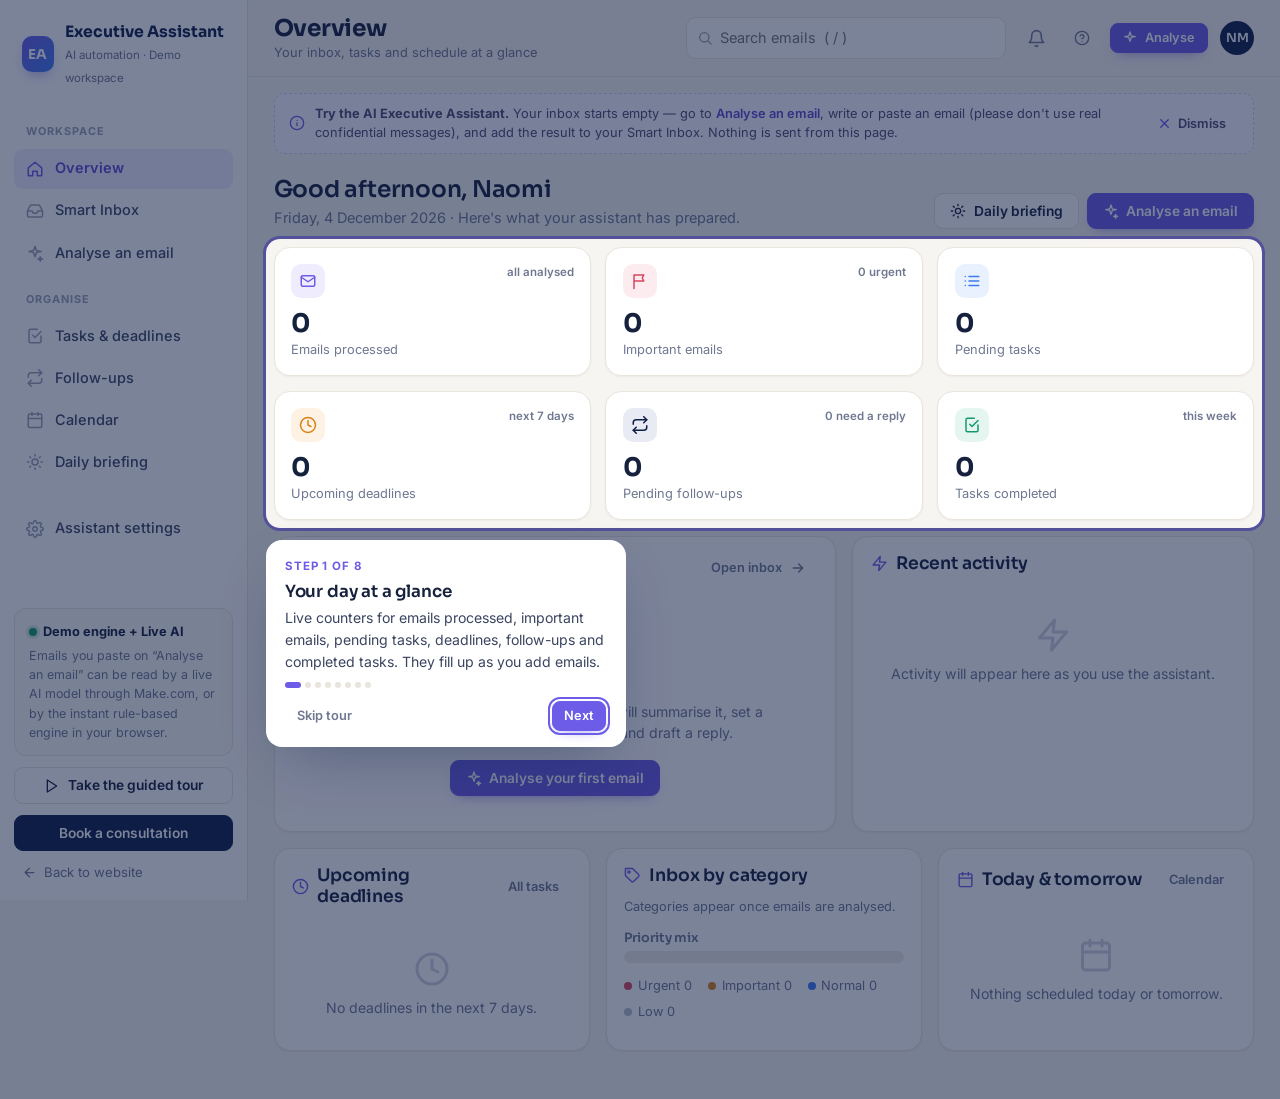
<file: app/index.html>
<!DOCTYPE html>
<html lang="en">
<head>
<meta charset="utf-8">
<meta name="viewport" content="width=device-width, initial-scale=1">
<title>AI Executive Assistant — Live Demo | Naomi Mwangi AI Automation Services</title>
<meta name="description" content="Try an interactive AI Executive Assistant demo: a smart inbox that summarises, prioritises and extracts tasks, deadlines and meetings from email, drafts replies for approval and prepares a daily briefing.">
<link rel="canonical" href="https://yomie-commits.github.io/automationservices/app/">
<meta name="theme-color" content="#f7f5f1">
<meta property="og:type" content="website">
<meta property="og:title" content="AI Executive Assistant — Interactive Demo">
<meta property="og:description" content="A smart inbox that summarises, prioritises and turns email into tasks, deadlines and meetings — with replies drafted for your approval.">
<meta property="og:url" content="https://yomie-commits.github.io/automationservices/app/">
<meta property="og:image" content="https://yomie-commits.github.io/automationservices/assets/img/og-image.png">
<meta name="twitter:card" content="summary_large_image">
<link rel="icon" href="../assets/img/favicon.svg" type="image/svg+xml">
<link rel="preconnect" href="https://fonts.googleapis.com">
<link rel="preconnect" href="https://fonts.gstatic.com" crossorigin>
<link href="https://fonts.googleapis.com/css2?family=Inter:wght@400;500;600;700&family=Sora:wght@600;700&display=swap" rel="stylesheet">
<link rel="stylesheet" href="app.css?v=6">
</head>
<body>
<a class="skip" href="#view">Skip to content</a>
<div class="app">
  <aside class="side" id="side" aria-label="Main navigation">
    <div class="brand">
      <span class="brand__mark" aria-hidden="true">EA</span>
      <span><span class="brand__name">Executive Assistant</span><br><span class="brand__sub">AI automation · Demo workspace</span></span>
    </div>
    <nav><ul class="nav" id="nav"></ul></nav>
    <div class="side__foot">
      <div class="engine-card">
        <b><span class="dot" id="engine-dot"></span><span id="engine-name">Demonstration engine</span></b>
        <span id="engine-desc">Rule-based analysis running in your browser.</span>
      </div>
      <button class="btn" type="button" data-act="tour"><svg viewBox="0 0 24 24" fill="none" stroke="currentColor" stroke-width="2" stroke-linecap="round" stroke-linejoin="round" aria-hidden="true"><path d="M5 3l14 9-14 9V3z"/></svg>Take the guided tour</button>
      <a class="btn btn--navy" id="cta-book" href="../contact.html#consultation">Book a consultation</a>
      <a class="side__back" id="back-site" href="../index.html"><svg viewBox="0 0 24 24" fill="none" stroke="currentColor" stroke-width="2" stroke-linecap="round" stroke-linejoin="round" aria-hidden="true"><path d="M19 12H5M12 19l-7-7 7-7"/></svg>Back to website</a>
    </div>
  </aside>
  <div class="scrim" id="scrim" hidden></div>

  <div class="main">
    <header class="topbar">
      <button class="menu-btn" id="menu-btn" data-act="menu" aria-label="Open navigation" aria-controls="side" aria-expanded="false"><svg viewBox="0 0 24 24" fill="none" stroke="currentColor" stroke-width="2" stroke-linecap="round" aria-hidden="true"><path d="M3 6h18M3 12h18M3 18h18"/></svg></button>
      <div class="topbar__title"><h1 id="page-title">Overview</h1><p id="page-sub"></p></div>
      <div class="topbar__search">
        <svg viewBox="0 0 24 24" fill="none" stroke="currentColor" stroke-width="2" stroke-linecap="round" aria-hidden="true"><circle cx="11" cy="11" r="7"/><path d="M21 21l-4.3-4.3"/></svg>
        <label class="sr-only" for="global-q">Search emails</label>
        <input id="global-q" type="search" placeholder="Search emails  ( / )" autocomplete="off">
      </div>
      <div class="bell-wrap">
        <button class="icon-btn bell-btn" id="bell-btn" type="button" data-act="bell" aria-haspopup="true" aria-expanded="false" aria-controls="bell-panel" aria-label="Notifications"><svg viewBox="0 0 24 24" fill="none" stroke="currentColor" stroke-width="2" stroke-linecap="round" stroke-linejoin="round" aria-hidden="true"><path d="M18 8A6 6 0 0 0 6 8c0 7-3 9-3 9h18s-3-2-3-9"/><path d="M13.7 21a2 2 0 0 1-3.4 0"/></svg><span class="bell-n" id="bell-n" hidden>0</span></button>
        <div class="bell-panel" id="bell-panel" hidden></div>
      </div>
      <button class="icon-btn" id="tour-btn" type="button" data-act="tour" aria-label="Take the guided tour" title="Take the guided tour"><svg viewBox="0 0 24 24" fill="none" stroke="currentColor" stroke-width="2" stroke-linecap="round" stroke-linejoin="round" aria-hidden="true"><circle cx="12" cy="12" r="10"/><path d="M9.1 9a3 3 0 0 1 5.8 1c0 2-3 3-3 3M12 17h.01"/></svg></button>
      <a class="btn btn--primary btn--sm" href="#analyze"><svg viewBox="0 0 24 24" fill="none" stroke="currentColor" stroke-width="2" stroke-linecap="round" stroke-linejoin="round" aria-hidden="true"><path d="M12 3l1.9 5.8L20 10l-6.1 1.2L12 17l-1.9-5.8L4 10l6.1-1.2z"/></svg><span>Analyse</span></a>
      <span class="avatar" id="avatar" aria-hidden="true">NM</span>
    </header>

    <div class="demo-note" id="demo-note" role="note">
      <svg viewBox="0 0 24 24" fill="none" stroke="currentColor" stroke-width="2" stroke-linecap="round" aria-hidden="true"><circle cx="12" cy="12" r="10"/><path d="M12 16v-4M12 8h.01"/></svg>
      <span><b>Try the AI Executive Assistant.</b> Your inbox starts empty — go to <a href="#analyze">Analyse an email</a>, write or paste an email (please don't use real confidential messages), and add the result to your Smart Inbox. Nothing is sent from this page.</span>
      <button class="note-close" id="note-close" type="button" aria-controls="demo-note" aria-label="Dismiss demo notice" title="Dismiss"><svg viewBox="0 0 24 24" fill="none" stroke="currentColor" stroke-width="2.2" stroke-linecap="round" aria-hidden="true"><path d="M18 6L6 18M6 6l12 12"/></svg><span>Dismiss</span></button>
    </div>

    <main class="view" id="view" tabindex="-1" aria-live="polite"></main>
  </div>
</div>
<div class="modal" id="modal" hidden></div>
<div class="toasts" id="toasts" aria-live="polite"></div>
<noscript><p style="padding:2rem;text-align:center">This interactive demo needs JavaScript enabled.</p></noscript>
<script src="config.js?v=6"></script>
<script src="engine.js?v=6"></script>
<script src="app.js?v=6"></script>
</body>
</html>
</file>
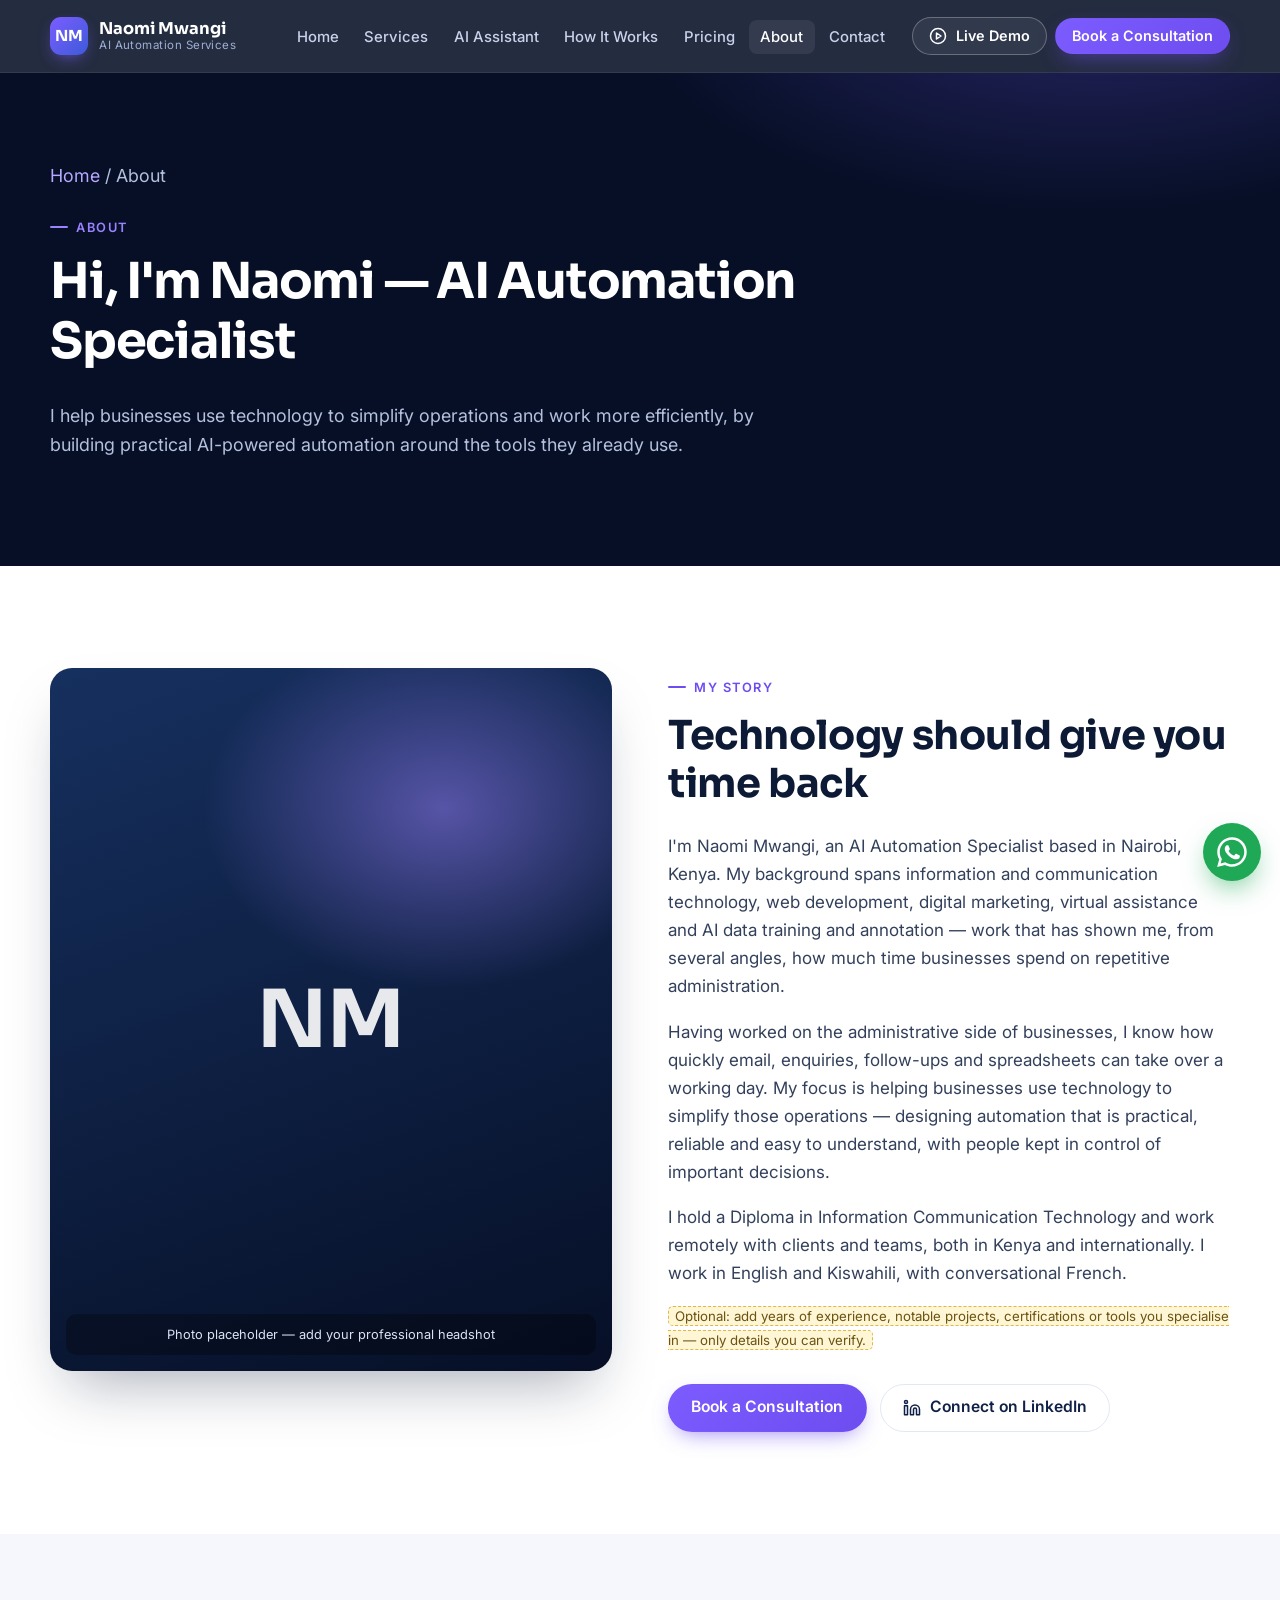
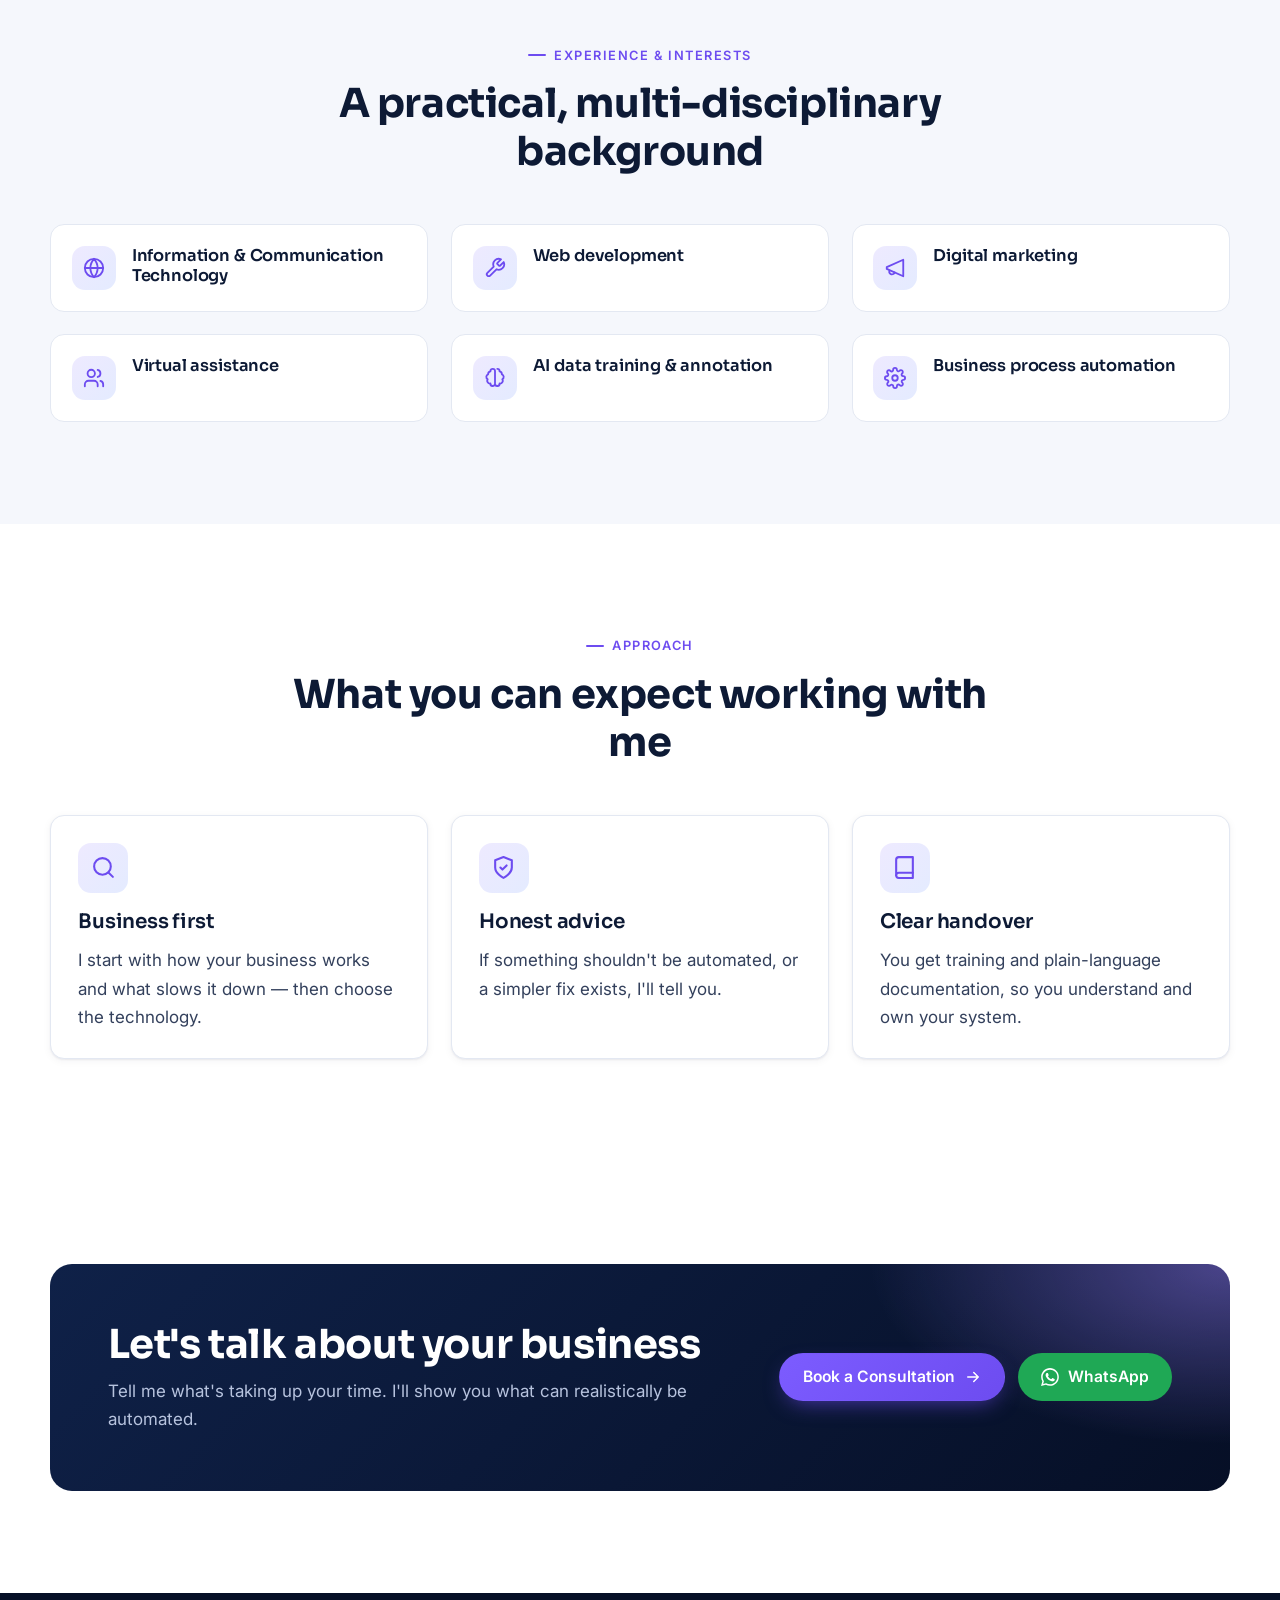
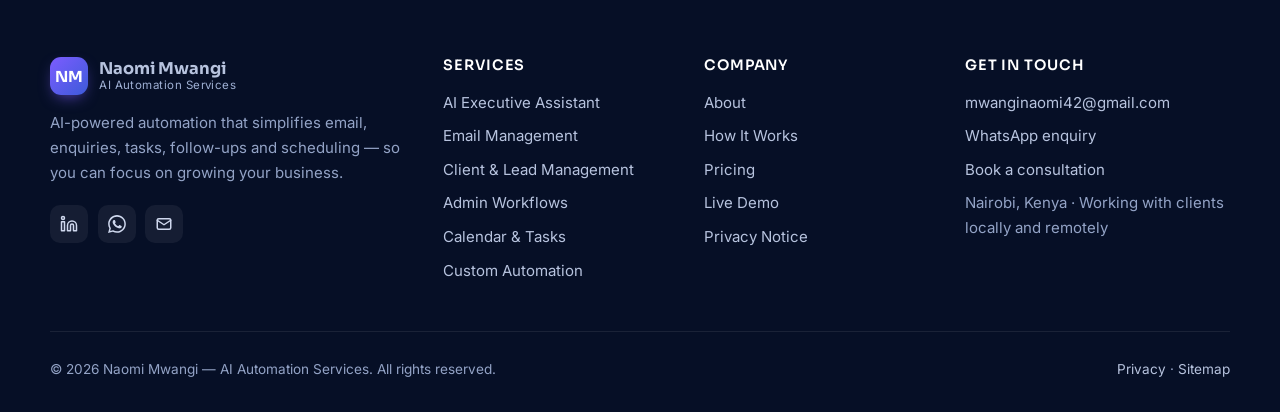
<file: about.html>
<!DOCTYPE html>
<html lang="en-KE" class="no-js">
<head>
<meta charset="utf-8">
<meta name="viewport" content="width=device-width, initial-scale=1">
<title>About Naomi Mwangi — AI Automation Specialist, Nairobi</title>
<meta name="description" content="Naomi Mwangi is an AI Automation Specialist in Nairobi, Kenya, with a background in ICT, web development, digital marketing, virtual assistance and AI data annotation.">
<meta name="robots" content="index, follow">
<link rel="canonical" href="https://yomie-commits.github.io/automationservices/about.html">
<meta name="theme-color" content="#060f26">
<meta property="og:type" content="website">
<meta property="og:site_name" content="Naomi Mwangi — AI Automation Services">
<meta property="og:title" content="About Naomi Mwangi — AI Automation Specialist, Nairobi">
<meta property="og:description" content="Naomi Mwangi is an AI Automation Specialist in Nairobi, Kenya, with a background in ICT, web development, digital marketing, virtual assistance and AI data annotation.">
<meta property="og:url" content="https://yomie-commits.github.io/automationservices/about.html">
<meta property="og:image" content="https://yomie-commits.github.io/automationservices/assets/img/og-image.png">
<meta property="og:locale" content="en_KE">
<meta name="twitter:card" content="summary_large_image">
<meta name="twitter:title" content="About Naomi Mwangi — AI Automation Specialist, Nairobi">
<meta name="twitter:description" content="Naomi Mwangi is an AI Automation Specialist in Nairobi, Kenya, with a background in ICT, web development, digital marketing, virtual assistance and AI data annotation.">
<meta name="twitter:image" content="https://yomie-commits.github.io/automationservices/assets/img/og-image.png">
<link rel="icon" href="assets/img/favicon.svg" type="image/svg+xml">
<link rel="apple-touch-icon" href="assets/img/apple-touch-icon.png">
<link rel="preconnect" href="https://fonts.googleapis.com">
<link rel="preconnect" href="https://fonts.gstatic.com" crossorigin>
<link href="https://fonts.googleapis.com/css2?family=Inter:wght@400;500;600;700&family=Sora:wght@600;700&display=swap" rel="stylesheet">
<link rel="stylesheet" href="assets/css/styles.css">
<script type="application/ld+json">{"@context": "https://schema.org", "@type": "Person", "name": "Naomi Mwangi", "jobTitle": "AI Automation Specialist", "address": {"@type": "PostalAddress", "addressLocality": "Nairobi", "addressCountry": "KE"}, "knowsLanguage": ["English", "Swahili", "French"], "sameAs": ["https://www.linkedin.com/in/naomi-njeri-m/"], "knowsAbout": ["Information & Communication Technology", "Web development", "Digital marketing", "Virtual assistance", "AI data training & annotation", "Business process automation"]}</script>
</head>
<body>
<a class="skip-link" href="#main">Skip to content</a>
<header class="site-header">
  <nav class="container nav" aria-label="Main">
    <a class="brand" href="index.html" aria-label="Naomi Mwangi — AI Automation Services, home">
      <span class="brand__mark" aria-hidden="true">NM</span>
      <span class="brand__text"><span class="brand__name">Naomi Mwangi</span><span class="brand__tag">AI Automation Services</span></span>
    </a>
    <button class="nav__toggle" type="button" aria-expanded="false" aria-controls="nav-menu" aria-label="Open menu"><svg viewBox="0 0 24 24" fill="none" stroke="currentColor" stroke-width="2" stroke-linecap="round" stroke-linejoin="round" aria-hidden="true"><path d="M3 6h18M3 12h18M3 18h18"/></svg></button>
    <div class="nav__menu" id="nav-menu">
      <ul class="nav__links"><li><a href="index.html">Home</a></li><li><a href="services.html">Services</a></li><li><a href="ai-executive-assistant.html">AI Assistant</a></li><li><a href="how-it-works.html">How It Works</a></li><li><a href="pricing.html">Pricing</a></li><li><a href="about.html" aria-current="page">About</a></li><li><a href="contact.html">Contact</a></li></ul>
      <div class="nav__cta">
        <a class="btn btn--ghost btn--sm" href="app/" data-demo><svg viewBox="0 0 24 24" fill="none" stroke="currentColor" stroke-width="2" stroke-linecap="round" stroke-linejoin="round" aria-hidden="true"><circle cx="12" cy="12" r="10"/><path d="M10 8l6 4-6 4z"/></svg>Live Demo</a>
        <a class="btn btn--primary btn--sm" href="contact.html#consultation" data-book>Book a Consultation</a>
      </div>
    </div>
  </nav>
</header>
<main id="main">

<section class="page-hero">
  <div class="container">
    <p class="breadcrumb"><a href="index.html">Home</a> / About</p>
    <span class="eyebrow">About</span>
    <h1>Hi, I'm Naomi — AI Automation Specialist</h1>
    <p>I help businesses use technology to simplify operations and work more efficiently, by building practical AI-powered automation around the tools they already use.</p>
    
  </div>
</section>
<section class="section">
  <div class="container split split--top">
    <div class="reveal">
      <div class="portrait">
        <!-- To add your photo: save it as assets/img/naomi.jpg and uncomment the next line -->
        <!-- <img src="assets/img/naomi.jpg" alt="Naomi Mwangi, AI Automation Specialist" width="800" height="1000" loading="lazy"> -->
        <span class="portrait__initials" aria-hidden="true">NM</span>
        <span class="portrait__note">Photo placeholder — add your professional headshot</span>
      </div>
    </div>
    <div class="reveal">
      <span class="eyebrow">My story</span>
      <h2>Technology should give you time back</h2>
      <p>I'm Naomi Mwangi, an AI Automation Specialist based in Nairobi, Kenya. My background spans information and communication technology, web development, digital marketing, virtual assistance and AI data training and annotation — work that has shown me, from several angles, how much time businesses spend on repetitive administration.</p>
      <p>Having worked on the administrative side of businesses, I know how quickly email, enquiries, follow-ups and spreadsheets can take over a working day. My focus is helping businesses use technology to simplify those operations — designing automation that is practical, reliable and easy to understand, with people kept in control of important decisions.</p>
      <p>I hold a Diploma in Information Communication Technology and work remotely with clients and teams, both in Kenya and internationally. I work in English and Kiswahili, with conversational French.</p>
      <p class="small muted"><span class="placeholder">Optional: add years of experience, notable projects, certifications or tools you specialise in — only details you can verify.</span></p>
      <div class="btn-row mt-2">
        <a class="btn btn--primary" href="contact.html#consultation" data-book>Book a Consultation</a>
        <a class="btn btn--outline" href="contact.html" data-linkedin><svg viewBox="0 0 24 24" fill="none" stroke="currentColor" stroke-width="2" stroke-linecap="round" stroke-linejoin="round" aria-hidden="true"><path d="M16 8a6 6 0 0 1 6 6v7h-4v-7a2 2 0 0 0-4 0v7h-4v-7a6 6 0 0 1 6-6z"/><rect x="2" y="9" width="4" height="12"/><circle cx="4" cy="4" r="2"/></svg> Connect on LinkedIn</a>
      </div>
    </div>
  </div>
</section>
<section class="section section--soft">
  <div class="container">
    <div class="section-head reveal"><span class="eyebrow">Experience &amp; interests</span><h2>A practical, multi-disciplinary background</h2></div>
    <div class="grid grid--3"><div class="industry reveal"><div class="icon"><svg viewBox="0 0 24 24" fill="none" stroke="currentColor" stroke-width="2" stroke-linecap="round" stroke-linejoin="round" aria-hidden="true"><circle cx="12" cy="12" r="10"/><path d="M2 12h20M12 2a15.3 15.3 0 0 1 4 10 15.3 15.3 0 0 1-4 10 15.3 15.3 0 0 1-4-10 15.3 15.3 0 0 1 4-10z"/></svg></div><div><h4>Information & Communication Technology</h4></div></div><div class="industry reveal"><div class="icon"><svg viewBox="0 0 24 24" fill="none" stroke="currentColor" stroke-width="2" stroke-linecap="round" stroke-linejoin="round" aria-hidden="true"><path d="M14.7 6.3a1 1 0 0 0 0 1.4l1.6 1.6a1 1 0 0 0 1.4 0l3.8-3.8a6 6 0 0 1-7.9 7.9l-6.9 6.9a2.1 2.1 0 0 1-3-3l6.9-6.9a6 6 0 0 1 7.9-7.9z"/></svg></div><div><h4>Web development</h4></div></div><div class="industry reveal"><div class="icon"><svg viewBox="0 0 24 24" fill="none" stroke="currentColor" stroke-width="2" stroke-linecap="round" stroke-linejoin="round" aria-hidden="true"><path d="M3 11l18-8v18L3 13z"/><path d="M11.6 16.8a3 3 0 1 1-5.8-1.6"/></svg></div><div><h4>Digital marketing</h4></div></div><div class="industry reveal"><div class="icon"><svg viewBox="0 0 24 24" fill="none" stroke="currentColor" stroke-width="2" stroke-linecap="round" stroke-linejoin="round" aria-hidden="true"><path d="M16 21v-2a4 4 0 0 0-4-4H6a4 4 0 0 0-4 4v2"/><circle cx="9" cy="7" r="4"/><path d="M22 21v-2a4 4 0 0 0-3-3.87M16 3.13a4 4 0 0 1 0 7.75"/></svg></div><div><h4>Virtual assistance</h4></div></div><div class="industry reveal"><div class="icon"><svg viewBox="0 0 24 24" fill="none" stroke="currentColor" stroke-width="2" stroke-linecap="round" stroke-linejoin="round" aria-hidden="true"><path d="M9.5 2A2.5 2.5 0 0 0 7 4.5v.3A3 3 0 0 0 4.5 8a3 3 0 0 0-.5 5.4A3 3 0 0 0 7 18a2.5 2.5 0 0 0 5 .5V4.5A2.5 2.5 0 0 0 9.5 2zM14.5 2A2.5 2.5 0 0 1 17 4.5v.3A3 3 0 0 1 19.5 8a3 3 0 0 1 .5 5.4A3 3 0 0 1 17 18a2.5 2.5 0 0 1-5 .5"/></svg></div><div><h4>AI data training & annotation</h4></div></div><div class="industry reveal"><div class="icon"><svg viewBox="0 0 24 24" fill="none" stroke="currentColor" stroke-width="2" stroke-linecap="round" stroke-linejoin="round" aria-hidden="true"><circle cx="12" cy="12" r="3"/><path d="M19.4 15a1.7 1.7 0 0 0 .3 1.8l.1.1a2 2 0 1 1-2.8 2.8l-.1-.1a1.7 1.7 0 0 0-1.8-.3 1.7 1.7 0 0 0-1 1.5V21a2 2 0 1 1-4 0v-.1a1.7 1.7 0 0 0-1.1-1.5 1.7 1.7 0 0 0-1.8.3l-.1.1a2 2 0 1 1-2.8-2.8l.1-.1a1.7 1.7 0 0 0 .3-1.8 1.7 1.7 0 0 0-1.5-1H3a2 2 0 1 1 0-4h.1a1.7 1.7 0 0 0 1.5-1.1 1.7 1.7 0 0 0-.3-1.8l-.1-.1a2 2 0 1 1 2.8-2.8l.1.1a1.7 1.7 0 0 0 1.8.3H9a1.7 1.7 0 0 0 1-1.5V3a2 2 0 1 1 4 0v.1a1.7 1.7 0 0 0 1 1.5 1.7 1.7 0 0 0 1.8-.3l.1-.1a2 2 0 1 1 2.8 2.8l-.1.1a1.7 1.7 0 0 0-.3 1.8V9a1.7 1.7 0 0 0 1.5 1H21a2 2 0 1 1 0 4h-.1a1.7 1.7 0 0 0-1.5 1z"/></svg></div><div><h4>Business process automation</h4></div></div></div>
  </div>
</section>
<section class="section">
  <div class="container">
    <div class="section-head reveal"><span class="eyebrow">Approach</span><h2>What you can expect working with me</h2></div>
    <div class="grid grid--3">
      <div class="card reveal"><div class="icon"><svg viewBox="0 0 24 24" fill="none" stroke="currentColor" stroke-width="2" stroke-linecap="round" stroke-linejoin="round" aria-hidden="true"><circle cx="11" cy="11" r="8"/><path d="M21 21l-4.3-4.3"/></svg></div><h3>Business first</h3><p>I start with how your business works and what slows it down — then choose the technology.</p></div>
      <div class="card reveal"><div class="icon"><svg viewBox="0 0 24 24" fill="none" stroke="currentColor" stroke-width="2" stroke-linecap="round" stroke-linejoin="round" aria-hidden="true"><path d="M12 22s8-4 8-10V5l-8-3-8 3v7c0 6 8 10 8 10z"/><path d="M9 12l2 2 4-4"/></svg></div><h3>Honest advice</h3><p>If something shouldn't be automated, or a simpler fix exists, I'll tell you.</p></div>
      <div class="card reveal"><div class="icon"><svg viewBox="0 0 24 24" fill="none" stroke="currentColor" stroke-width="2" stroke-linecap="round" stroke-linejoin="round" aria-hidden="true"><path d="M4 19.5A2.5 2.5 0 0 1 6.5 17H20V2H6.5A2.5 2.5 0 0 0 4 4.5z"/><path d="M4 19.5A2.5 2.5 0 0 0 6.5 22H20v-5"/></svg></div><h3>Clear handover</h3><p>You get training and plain-language documentation, so you understand and own your system.</p></div>
    </div>
  </div>
</section>
<section class="section">
  <div class="container">
    <div class="cta-band reveal">
      <div><h2>Let's talk about your business</h2><p>Tell me what's taking up your time. I'll show you what can realistically be automated.</p></div>
      <div class="btn-row">
        <a class="btn btn--primary" href="contact.html#consultation" data-book>Book a Consultation <svg viewBox="0 0 24 24" fill="none" stroke="currentColor" stroke-width="2" stroke-linecap="round" stroke-linejoin="round" aria-hidden="true"><path d="M5 12h14M13 6l6 6-6 6"/></svg></a>
        <a class="btn btn--whatsapp" href="contact.html" data-wa><svg viewBox="0 0 24 24" fill="currentColor" aria-hidden="true"><path d="M17.5 14.4c-.3-.1-1.8-.9-2-1-.3-.1-.5-.1-.7.1-.2.3-.8 1-.9 1.2-.2.2-.3.2-.6.1-.3-.1-1.2-.5-2.3-1.4-.9-.8-1.4-1.7-1.6-2-.2-.3 0-.5.1-.6l.4-.5c.1-.2.2-.3.3-.5.1-.2 0-.4 0-.5l-.9-2.2c-.2-.6-.5-.5-.7-.5h-.6c-.2 0-.5.1-.8.4-.3.3-1 1-1 2.5s1.1 2.9 1.2 3.1c.1.2 2.1 3.2 5.1 4.5.7.3 1.3.5 1.7.6.7.2 1.4.2 1.9.1.6-.1 1.8-.7 2-1.4.2-.7.2-1.3.2-1.4-.1-.2-.3-.3-.6-.4zM12 21.8c-1.8 0-3.5-.5-5-1.4l-.4-.2-3.7 1 1-3.6-.2-.4c-1-1.6-1.5-3.4-1.5-5.2 0-5.4 4.4-9.8 9.8-9.8 2.6 0 5.1 1 6.9 2.9 1.8 1.8 2.9 4.3 2.9 6.9 0 5.4-4.4 9.8-9.8 9.8zm8.4-18.2C18.1 1.3 15.2.1 12 .1 5.5.1.2 5.4.2 11.9c0 2.1.5 4.1 1.6 5.9L.1 24l6.3-1.7c1.7.9 3.7 1.4 5.6 1.4 6.5 0 11.8-5.3 11.8-11.8 0-3.2-1.2-6.1-3.5-8.3z"/></svg> WhatsApp</a>
      </div>
    </div>
  </div>
</section>

</main>
<footer class="site-footer">
  <div class="container">
    <div class="footer__grid">
      <div>
        <a class="brand" href="index.html"><span class="brand__mark" aria-hidden="true">NM</span><span class="brand__text"><span class="brand__name">Naomi Mwangi</span><span class="brand__tag">AI Automation Services</span></span></a>
        <p class="mt-1">AI-powered automation that simplifies email, enquiries, tasks, follow-ups and scheduling — so you can focus on growing your business.</p>
        <div class="socials">
          <a href="contact.html" data-linkedin aria-label="LinkedIn"><svg viewBox="0 0 24 24" fill="none" stroke="currentColor" stroke-width="2" stroke-linecap="round" stroke-linejoin="round" aria-hidden="true"><path d="M16 8a6 6 0 0 1 6 6v7h-4v-7a2 2 0 0 0-4 0v7h-4v-7a6 6 0 0 1 6-6z"/><rect x="2" y="9" width="4" height="12"/><circle cx="4" cy="4" r="2"/></svg></a>
          <a href="contact.html" data-wa aria-label="WhatsApp"><svg viewBox="0 0 24 24" fill="currentColor" aria-hidden="true"><path d="M17.5 14.4c-.3-.1-1.8-.9-2-1-.3-.1-.5-.1-.7.1-.2.3-.8 1-.9 1.2-.2.2-.3.2-.6.1-.3-.1-1.2-.5-2.3-1.4-.9-.8-1.4-1.7-1.6-2-.2-.3 0-.5.1-.6l.4-.5c.1-.2.2-.3.3-.5.1-.2 0-.4 0-.5l-.9-2.2c-.2-.6-.5-.5-.7-.5h-.6c-.2 0-.5.1-.8.4-.3.3-1 1-1 2.5s1.1 2.9 1.2 3.1c.1.2 2.1 3.2 5.1 4.5.7.3 1.3.5 1.7.6.7.2 1.4.2 1.9.1.6-.1 1.8-.7 2-1.4.2-.7.2-1.3.2-1.4-.1-.2-.3-.3-.6-.4zM12 21.8c-1.8 0-3.5-.5-5-1.4l-.4-.2-3.7 1 1-3.6-.2-.4c-1-1.6-1.5-3.4-1.5-5.2 0-5.4 4.4-9.8 9.8-9.8 2.6 0 5.1 1 6.9 2.9 1.8 1.8 2.9 4.3 2.9 6.9 0 5.4-4.4 9.8-9.8 9.8zm8.4-18.2C18.1 1.3 15.2.1 12 .1 5.5.1.2 5.4.2 11.9c0 2.1.5 4.1 1.6 5.9L.1 24l6.3-1.7c1.7.9 3.7 1.4 5.6 1.4 6.5 0 11.8-5.3 11.8-11.8 0-3.2-1.2-6.1-3.5-8.3z"/></svg></a>
          <a href="contact.html" data-email aria-label="Email"><svg viewBox="0 0 24 24" fill="none" stroke="currentColor" stroke-width="2" stroke-linecap="round" stroke-linejoin="round" aria-hidden="true"><rect x="3" y="5" width="18" height="14" rx="2"/><path d="M3 7l9 6 9-6"/></svg></a>
        </div>
      </div>
      <div>
        <h4>Services</h4>
        <ul>
          <li><a href="services.html#ai-executive-assistant">AI Executive Assistant</a></li>
          <li><a href="services.html#email-management">Email Management</a></li>
          <li><a href="services.html#client-lead-management">Client &amp; Lead Management</a></li>
          <li><a href="services.html#admin-workflows">Admin Workflows</a></li>
          <li><a href="services.html#calendar-tasks">Calendar &amp; Tasks</a></li>
          <li><a href="services.html#custom-automation">Custom Automation</a></li>
        </ul>
      </div>
      <div>
        <h4>Company</h4>
        <ul>
          <li><a href="about.html">About</a></li>
          <li><a href="how-it-works.html">How It Works</a></li>
          <li><a href="pricing.html">Pricing</a></li>
          <li><a href="app/" data-demo>Live Demo</a></li>
          <li><a href="privacy.html">Privacy Notice</a></li>
        </ul>
      </div>
      <div>
        <h4>Get in touch</h4>
        <ul>
          <li><a href="contact.html" data-email><span data-email-text>Email</span></a></li>
          <li><a href="contact.html" data-wa>WhatsApp enquiry</a></li>
          <li><a href="contact.html#consultation" data-book>Book a consultation</a></li>
          <li>Nairobi, Kenya · Working with clients locally and remotely</li>
        </ul>
      </div>
    </div>
    <div class="footer__bottom">
      <span>&copy; <span data-year>2026</span> Naomi Mwangi — AI Automation Services. All rights reserved.</span>
      <span><a href="privacy.html">Privacy</a> · <a href="sitemap.xml">Sitemap</a></span>
    </div>
  </div>
</footer>
<a class="wa-float" href="contact.html" data-wa aria-label="Chat on WhatsApp"><svg viewBox="0 0 24 24" fill="currentColor" aria-hidden="true"><path d="M17.5 14.4c-.3-.1-1.8-.9-2-1-.3-.1-.5-.1-.7.1-.2.3-.8 1-.9 1.2-.2.2-.3.2-.6.1-.3-.1-1.2-.5-2.3-1.4-.9-.8-1.4-1.7-1.6-2-.2-.3 0-.5.1-.6l.4-.5c.1-.2.2-.3.3-.5.1-.2 0-.4 0-.5l-.9-2.2c-.2-.6-.5-.5-.7-.5h-.6c-.2 0-.5.1-.8.4-.3.3-1 1-1 2.5s1.1 2.9 1.2 3.1c.1.2 2.1 3.2 5.1 4.5.7.3 1.3.5 1.7.6.7.2 1.4.2 1.9.1.6-.1 1.8-.7 2-1.4.2-.7.2-1.3.2-1.4-.1-.2-.3-.3-.6-.4zM12 21.8c-1.8 0-3.5-.5-5-1.4l-.4-.2-3.7 1 1-3.6-.2-.4c-1-1.6-1.5-3.4-1.5-5.2 0-5.4 4.4-9.8 9.8-9.8 2.6 0 5.1 1 6.9 2.9 1.8 1.8 2.9 4.3 2.9 6.9 0 5.4-4.4 9.8-9.8 9.8zm8.4-18.2C18.1 1.3 15.2.1 12 .1 5.5.1.2 5.4.2 11.9c0 2.1.5 4.1 1.6 5.9L.1 24l6.3-1.7c1.7.9 3.7 1.4 5.6 1.4 6.5 0 11.8-5.3 11.8-11.8 0-3.2-1.2-6.1-3.5-8.3z"/></svg></a>
<script src="assets/js/config.js"></script>
<script src="assets/js/main.js"></script>

</body>
</html>
</file>
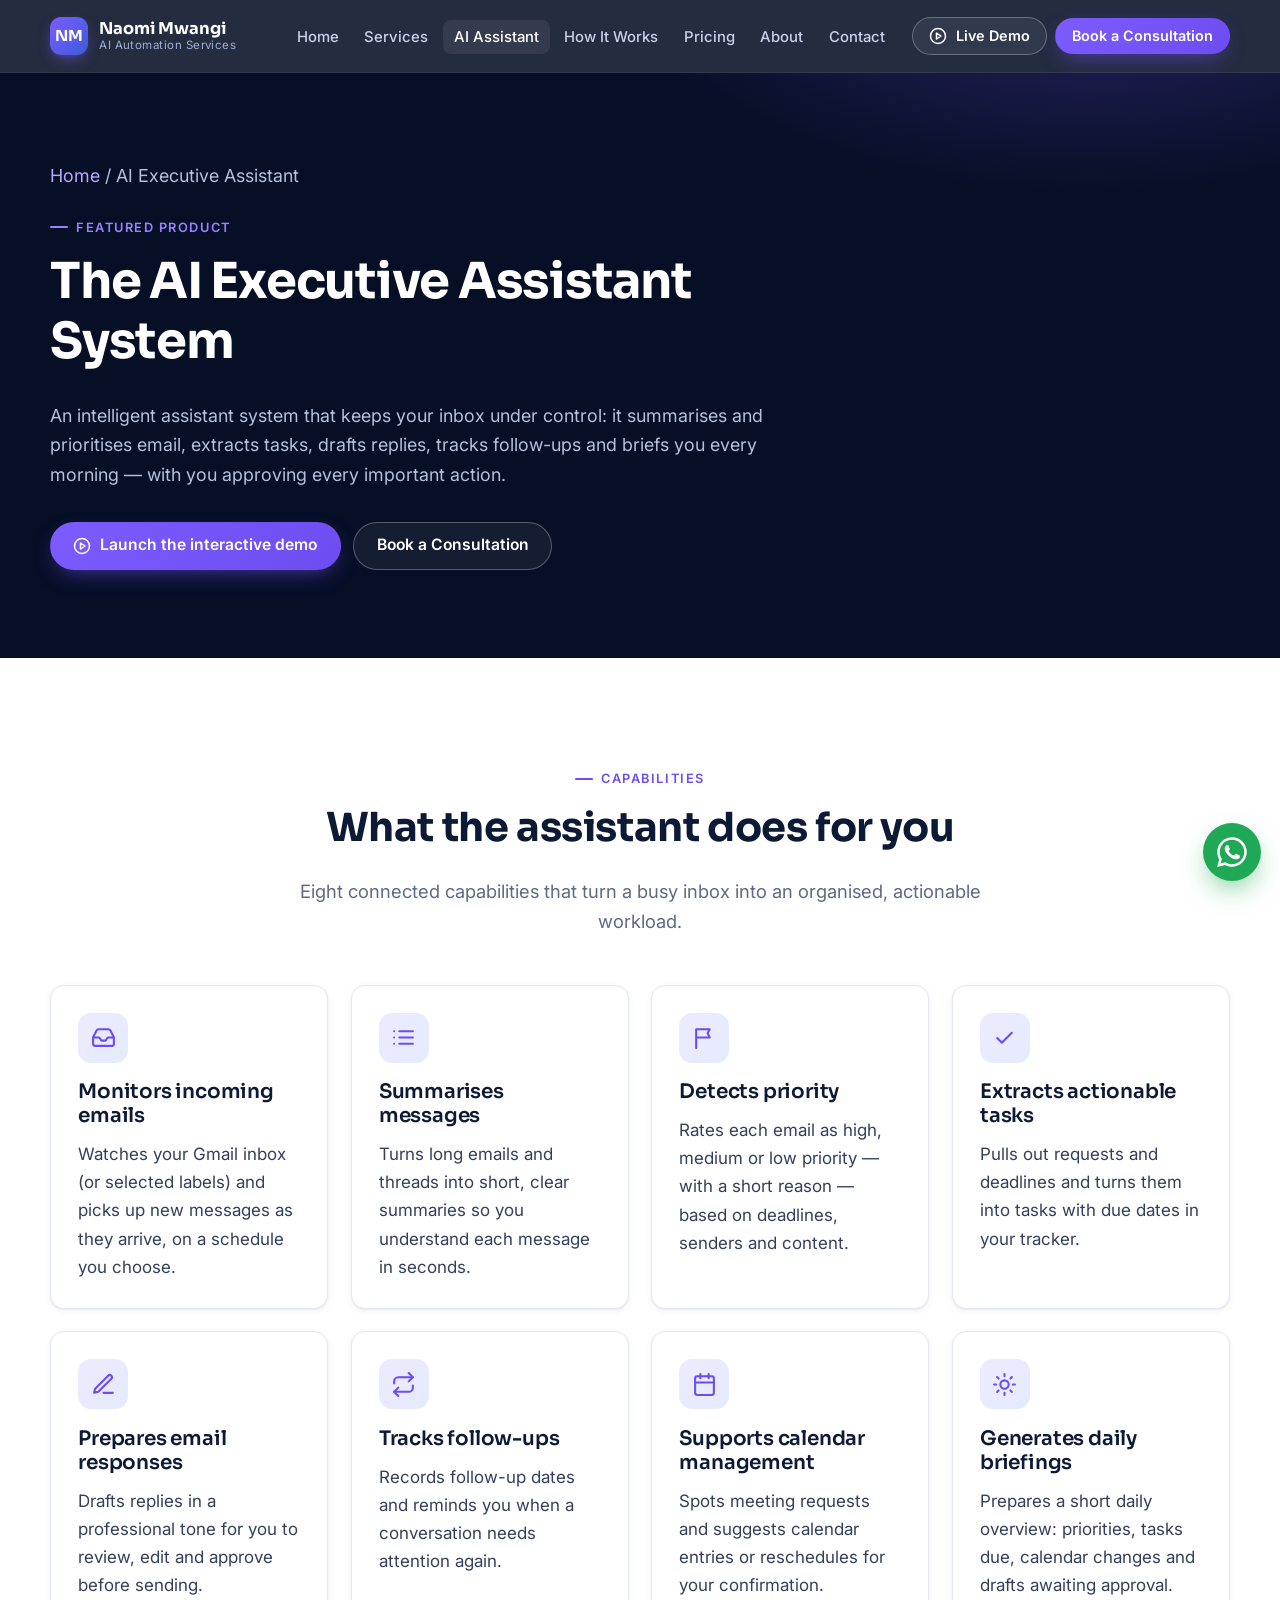
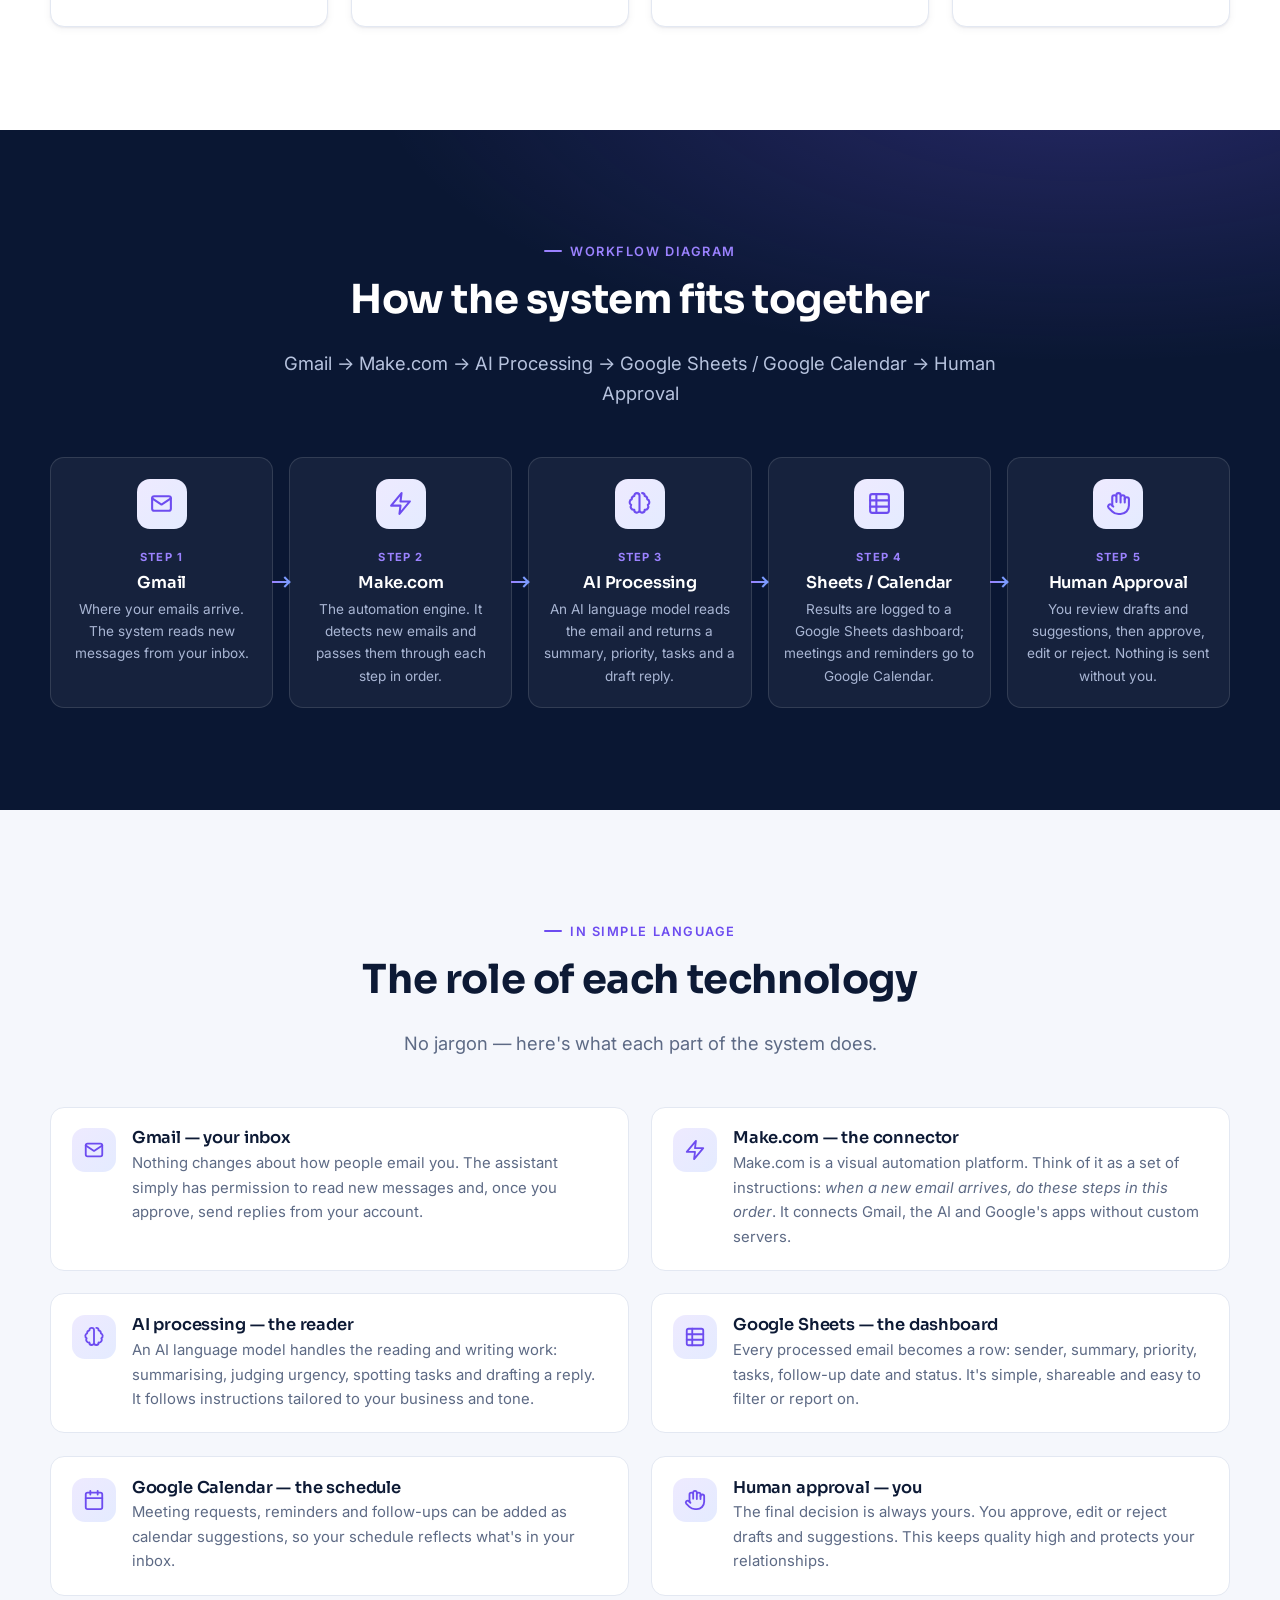
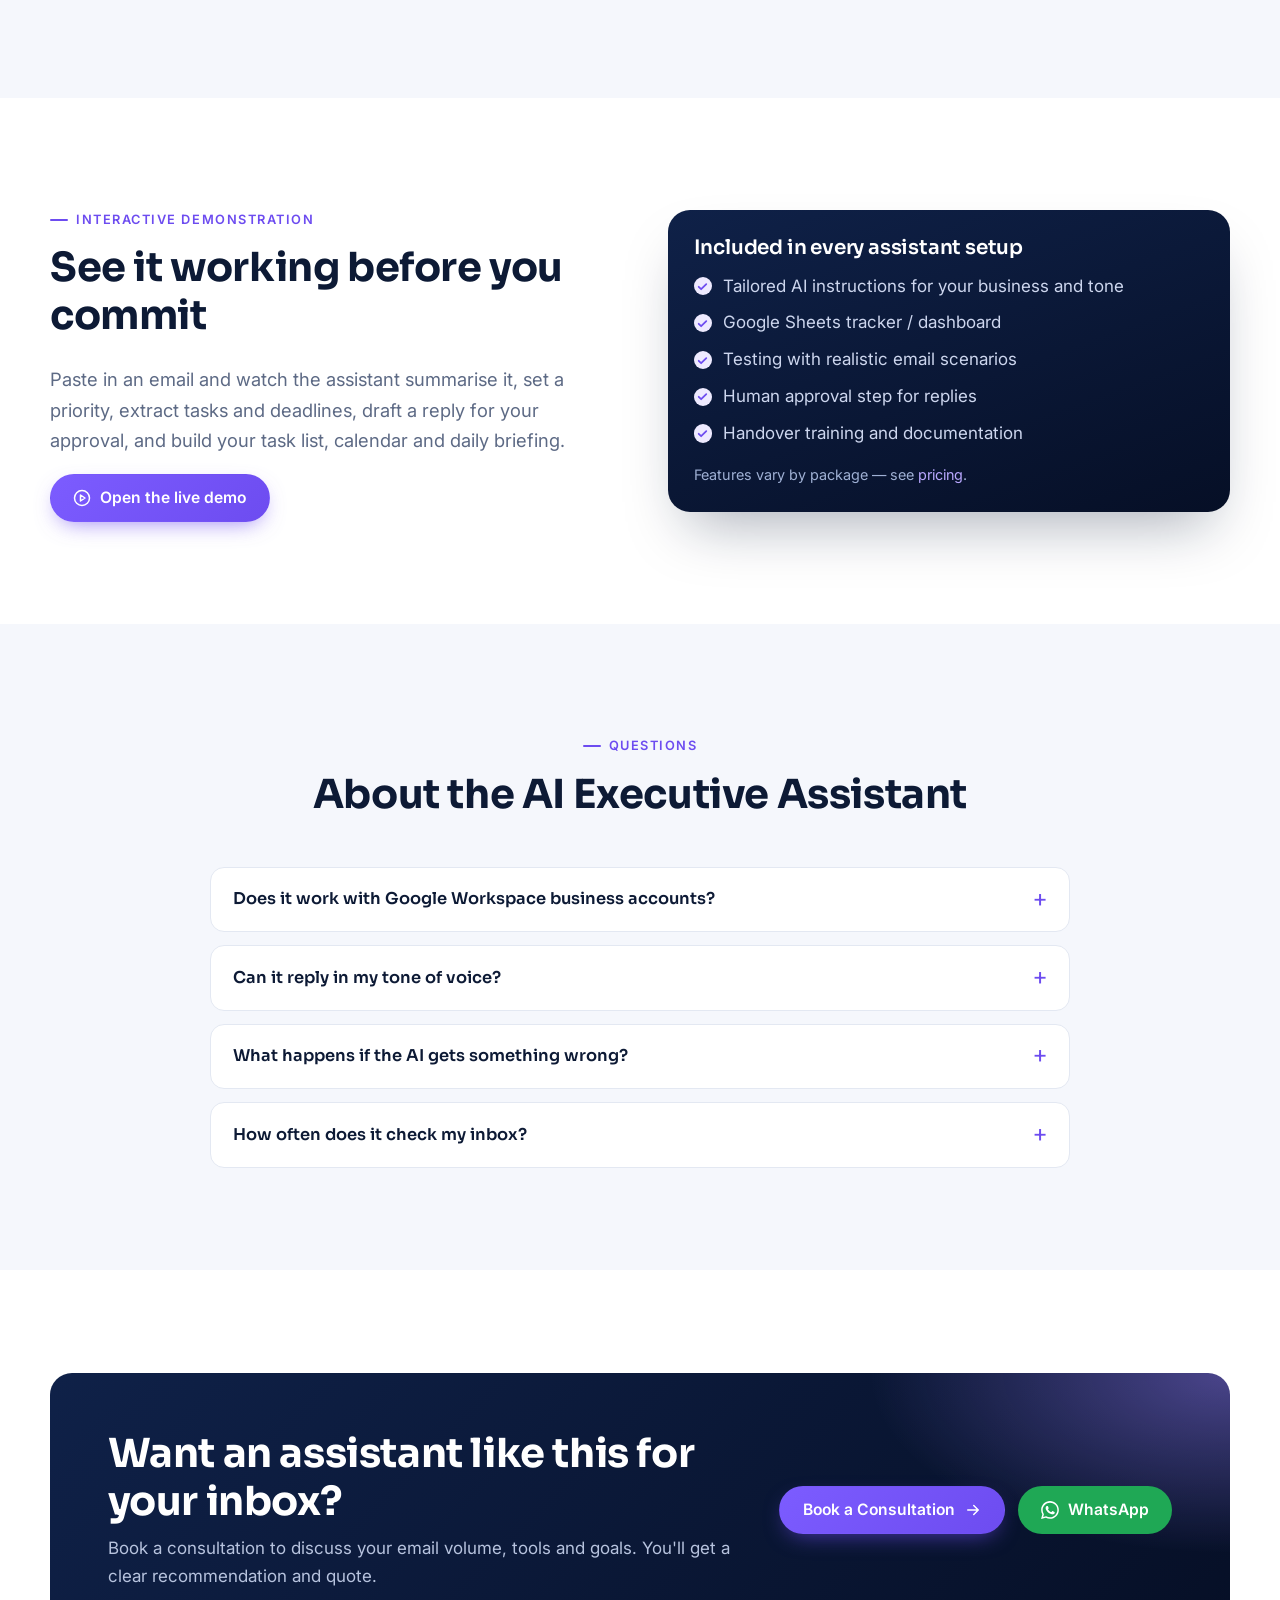
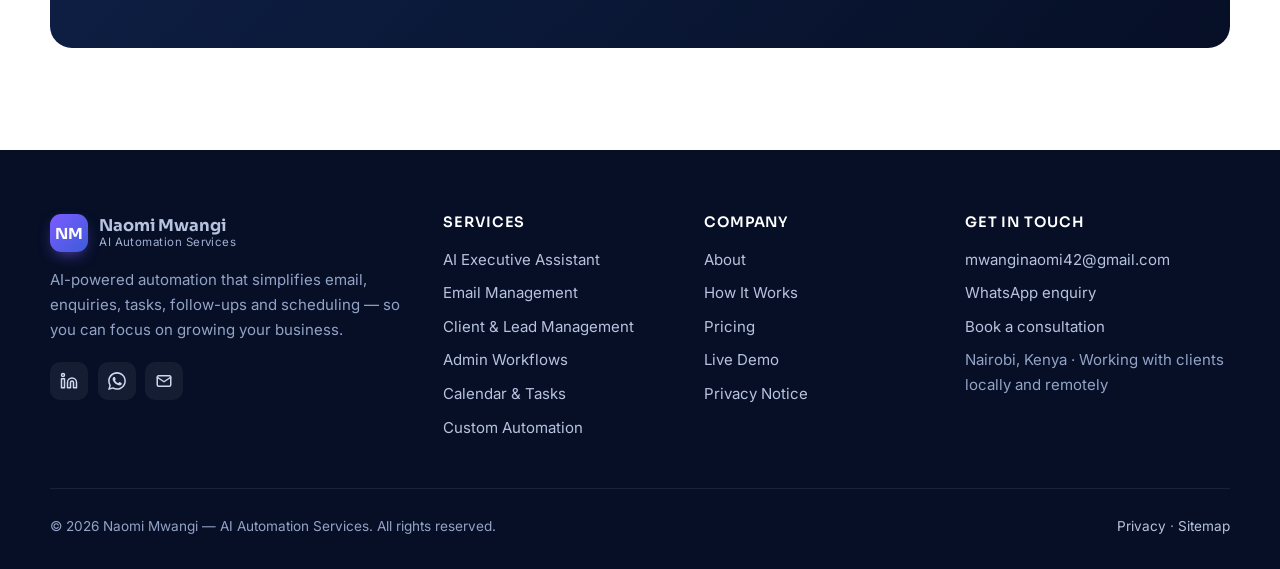
<file: ai-executive-assistant.html>
<!DOCTYPE html>
<html lang="en-KE" class="no-js">
<head>
<meta charset="utf-8">
<meta name="viewport" content="width=device-width, initial-scale=1">
<title>AI Executive Assistant System — Gmail, Make.com & AI | Naomi Mwangi</title>
<meta name="description" content="An AI Executive Assistant that monitors Gmail, summarises and prioritises email, extracts tasks, drafts replies, tracks follow-ups and prepares daily briefings — with human approval.">
<meta name="robots" content="index, follow">
<link rel="canonical" href="https://yomie-commits.github.io/automationservices/ai-executive-assistant.html">
<meta name="theme-color" content="#060f26">
<meta property="og:type" content="website">
<meta property="og:site_name" content="Naomi Mwangi — AI Automation Services">
<meta property="og:title" content="AI Executive Assistant System — Gmail, Make.com & AI | Naomi Mwangi">
<meta property="og:description" content="An AI Executive Assistant that monitors Gmail, summarises and prioritises email, extracts tasks, drafts replies, tracks follow-ups and prepares daily briefings — with human approval.">
<meta property="og:url" content="https://yomie-commits.github.io/automationservices/ai-executive-assistant.html">
<meta property="og:image" content="https://yomie-commits.github.io/automationservices/assets/img/og-image.png">
<meta property="og:locale" content="en_KE">
<meta name="twitter:card" content="summary_large_image">
<meta name="twitter:title" content="AI Executive Assistant System — Gmail, Make.com & AI | Naomi Mwangi">
<meta name="twitter:description" content="An AI Executive Assistant that monitors Gmail, summarises and prioritises email, extracts tasks, drafts replies, tracks follow-ups and prepares daily briefings — with human approval.">
<meta name="twitter:image" content="https://yomie-commits.github.io/automationservices/assets/img/og-image.png">
<link rel="icon" href="assets/img/favicon.svg" type="image/svg+xml">
<link rel="apple-touch-icon" href="assets/img/apple-touch-icon.png">
<link rel="preconnect" href="https://fonts.googleapis.com">
<link rel="preconnect" href="https://fonts.gstatic.com" crossorigin>
<link href="https://fonts.googleapis.com/css2?family=Inter:wght@400;500;600;700&family=Sora:wght@600;700&display=swap" rel="stylesheet">
<link rel="stylesheet" href="assets/css/styles.css">
<script type="application/ld+json">[{"@context": "https://schema.org", "@type": "Service", "name": "AI Executive Assistant System", "serviceType": "AI email and business automation", "provider": {"@type": "ProfessionalService", "name": "Naomi Mwangi — AI Automation Services"}, "areaServed": ["Kenya", "Worldwide"], "description": "Monitors incoming email, summarises messages, detects priority, extracts tasks, drafts replies, tracks follow-ups, supports calendar management and generates daily briefings."}, {"@context": "https://schema.org", "@type": "FAQPage", "mainEntity": [{"@type": "Question", "name": "Does it work with Google Workspace business accounts?", "acceptedAnswer": {"@type": "Answer", "text": "Yes. It works with both personal Gmail and Google Workspace accounts. Workspace admin settings may need to allow the connection."}}, {"@type": "Question", "name": "Can it reply in my tone of voice?", "acceptedAnswer": {"@type": "Answer", "text": "Yes. The AI is given instructions and examples that reflect how you write, and you can edit any draft before approving it."}}, {"@type": "Question", "name": "What happens if the AI gets something wrong?", "acceptedAnswer": {"@type": "Answer", "text": "Because drafts and suggestions require approval, mistakes are caught before they reach anyone. You can reject or edit, and recurring issues are used to refine the instructions."}}, {"@type": "Question", "name": "How often does it check my inbox?", "acceptedAnswer": {"@type": "Answer", "text": "That depends on your Make.com plan and needs — for example every 15 minutes or hourly. Frequency affects usage costs, so we choose a sensible schedule together."}}]}]</script>
</head>
<body>
<a class="skip-link" href="#main">Skip to content</a>
<header class="site-header">
  <nav class="container nav" aria-label="Main">
    <a class="brand" href="index.html" aria-label="Naomi Mwangi — AI Automation Services, home">
      <span class="brand__mark" aria-hidden="true">NM</span>
      <span class="brand__text"><span class="brand__name">Naomi Mwangi</span><span class="brand__tag">AI Automation Services</span></span>
    </a>
    <button class="nav__toggle" type="button" aria-expanded="false" aria-controls="nav-menu" aria-label="Open menu"><svg viewBox="0 0 24 24" fill="none" stroke="currentColor" stroke-width="2" stroke-linecap="round" stroke-linejoin="round" aria-hidden="true"><path d="M3 6h18M3 12h18M3 18h18"/></svg></button>
    <div class="nav__menu" id="nav-menu">
      <ul class="nav__links"><li><a href="index.html">Home</a></li><li><a href="services.html">Services</a></li><li><a href="ai-executive-assistant.html" aria-current="page">AI Assistant</a></li><li><a href="how-it-works.html">How It Works</a></li><li><a href="pricing.html">Pricing</a></li><li><a href="about.html">About</a></li><li><a href="contact.html">Contact</a></li></ul>
      <div class="nav__cta">
        <a class="btn btn--ghost btn--sm" href="app/" data-demo><svg viewBox="0 0 24 24" fill="none" stroke="currentColor" stroke-width="2" stroke-linecap="round" stroke-linejoin="round" aria-hidden="true"><circle cx="12" cy="12" r="10"/><path d="M10 8l6 4-6 4z"/></svg>Live Demo</a>
        <a class="btn btn--primary btn--sm" href="contact.html#consultation" data-book>Book a Consultation</a>
      </div>
    </div>
  </nav>
</header>
<main id="main">

<section class="page-hero">
  <div class="container">
    <p class="breadcrumb"><a href="index.html">Home</a> / AI Executive Assistant</p>
    <span class="eyebrow">Featured product</span>
    <h1>The AI Executive Assistant System</h1>
    <p>An intelligent assistant system that keeps your inbox under control: it summarises and prioritises email, extracts tasks, drafts replies, tracks follow-ups and briefs you every morning — with you approving every important action.</p>
    <div class="btn-row mt-2"><a class="btn btn--primary" href="app/" data-demo><svg viewBox="0 0 24 24" fill="none" stroke="currentColor" stroke-width="2" stroke-linecap="round" stroke-linejoin="round" aria-hidden="true"><circle cx="12" cy="12" r="10"/><path d="M10 8l6 4-6 4z"/></svg> Launch the interactive demo</a><a class="btn btn--ghost" href="contact.html#consultation" data-book>Book a Consultation</a></div>
  </div>
</section>

<section class="section">
  <div class="container">
    <div class="section-head reveal"><span class="eyebrow">Capabilities</span><h2>What the assistant does for you</h2><p class="lead">Eight connected capabilities that turn a busy inbox into an organised, actionable workload.</p></div>
    <div class="grid grid--4"><div class="card reveal"><div class="icon"><svg viewBox="0 0 24 24" fill="none" stroke="currentColor" stroke-width="2" stroke-linecap="round" stroke-linejoin="round" aria-hidden="true"><path d="M22 12h-6l-2 3h-4l-2-3H2"/><path d="M5.45 5.11L2 12v6a2 2 0 0 0 2 2h16a2 2 0 0 0 2-2v-6l-3.45-6.89A2 2 0 0 0 16.76 4H7.24a2 2 0 0 0-1.79 1.11z"/></svg></div><h3>Monitors incoming emails</h3><p>Watches your Gmail inbox (or selected labels) and picks up new messages as they arrive, on a schedule you choose.</p></div><div class="card reveal"><div class="icon"><svg viewBox="0 0 24 24" fill="none" stroke="currentColor" stroke-width="2" stroke-linecap="round" stroke-linejoin="round" aria-hidden="true"><path d="M8 6h13M8 12h13M8 18h13M3 6h.01M3 12h.01M3 18h.01"/></svg></div><h3>Summarises messages</h3><p>Turns long emails and threads into short, clear summaries so you understand each message in seconds.</p></div><div class="card reveal"><div class="icon"><svg viewBox="0 0 24 24" fill="none" stroke="currentColor" stroke-width="2" stroke-linecap="round" stroke-linejoin="round" aria-hidden="true"><path d="M4 22V4m0 0h13l-2 4 2 4H4"/></svg></div><h3>Detects priority</h3><p>Rates each email as high, medium or low priority — with a short reason — based on deadlines, senders and content.</p></div><div class="card reveal"><div class="icon"><svg viewBox="0 0 24 24" fill="none" stroke="currentColor" stroke-width="2" stroke-linecap="round" stroke-linejoin="round" aria-hidden="true"><path d="M5 12.5l4.5 4.5L19 7.5"/></svg></div><h3>Extracts actionable tasks</h3><p>Pulls out requests and deadlines and turns them into tasks with due dates in your tracker.</p></div><div class="card reveal"><div class="icon"><svg viewBox="0 0 24 24" fill="none" stroke="currentColor" stroke-width="2" stroke-linecap="round" stroke-linejoin="round" aria-hidden="true"><path d="M12 20h9"/><path d="M16.5 3.5a2.1 2.1 0 0 1 3 3L7 19l-4 1 1-4z"/></svg></div><h3>Prepares email responses</h3><p>Drafts replies in a professional tone for you to review, edit and approve before sending.</p></div><div class="card reveal"><div class="icon"><svg viewBox="0 0 24 24" fill="none" stroke="currentColor" stroke-width="2" stroke-linecap="round" stroke-linejoin="round" aria-hidden="true"><path d="M17 1l4 4-4 4"/><path d="M3 11V9a4 4 0 0 1 4-4h14M7 23l-4-4 4-4"/><path d="M21 13v2a4 4 0 0 1-4 4H3"/></svg></div><h3>Tracks follow-ups</h3><p>Records follow-up dates and reminds you when a conversation needs attention again.</p></div><div class="card reveal"><div class="icon"><svg viewBox="0 0 24 24" fill="none" stroke="currentColor" stroke-width="2" stroke-linecap="round" stroke-linejoin="round" aria-hidden="true"><rect x="3" y="4" width="18" height="18" rx="2"/><path d="M16 2v4M8 2v4M3 10h18"/></svg></div><h3>Supports calendar management</h3><p>Spots meeting requests and suggests calendar entries or reschedules for your confirmation.</p></div><div class="card reveal"><div class="icon"><svg viewBox="0 0 24 24" fill="none" stroke="currentColor" stroke-width="2" stroke-linecap="round" stroke-linejoin="round" aria-hidden="true"><circle cx="12" cy="12" r="4"/><path d="M12 2v2M12 20v2M4.9 4.9l1.4 1.4M17.7 17.7l1.4 1.4M2 12h2M20 12h2M4.9 19.1l1.4-1.4M17.7 6.3l1.4-1.4"/></svg></div><h3>Generates daily briefings</h3><p>Prepares a short daily overview: priorities, tasks due, calendar changes and drafts awaiting approval.</p></div></div>
  </div>
</section>

<section class="section section--navy" id="workflow">
  <div class="container">
    <div class="section-head reveal"><span class="eyebrow">Workflow diagram</span><h2>How the system fits together</h2><p class="lead">Gmail → Make.com → AI Processing → Google Sheets / Google Calendar → Human Approval</p></div>
    <div class="flow" role="list" aria-label="Workflow: Gmail, then Make.com, then AI processing, then Google Sheets or Google Calendar, then human approval"><div class="flow__node reveal"><div class="icon"><svg viewBox="0 0 24 24" fill="none" stroke="currentColor" stroke-width="2" stroke-linecap="round" stroke-linejoin="round" aria-hidden="true"><rect x="3" y="5" width="18" height="14" rx="2"/><path d="M3 7l9 6 9-6"/></svg></div><span class="flow__step">Step 1</span><h4>Gmail</h4><p>Where your emails arrive. The system reads new messages from your inbox.</p></div><div class="flow__node reveal"><div class="icon"><svg viewBox="0 0 24 24" fill="none" stroke="currentColor" stroke-width="2" stroke-linecap="round" stroke-linejoin="round" aria-hidden="true"><path d="M13 2L3 14h9l-1 8 10-12h-9z"/></svg></div><span class="flow__step">Step 2</span><h4>Make.com</h4><p>The automation engine. It detects new emails and passes them through each step in order.</p></div><div class="flow__node reveal"><div class="icon"><svg viewBox="0 0 24 24" fill="none" stroke="currentColor" stroke-width="2" stroke-linecap="round" stroke-linejoin="round" aria-hidden="true"><path d="M9.5 2A2.5 2.5 0 0 0 7 4.5v.3A3 3 0 0 0 4.5 8a3 3 0 0 0-.5 5.4A3 3 0 0 0 7 18a2.5 2.5 0 0 0 5 .5V4.5A2.5 2.5 0 0 0 9.5 2zM14.5 2A2.5 2.5 0 0 1 17 4.5v.3A3 3 0 0 1 19.5 8a3 3 0 0 1 .5 5.4A3 3 0 0 1 17 18a2.5 2.5 0 0 1-5 .5"/></svg></div><span class="flow__step">Step 3</span><h4>AI Processing</h4><p>An AI language model reads the email and returns a summary, priority, tasks and a draft reply.</p></div><div class="flow__node reveal"><div class="icon"><svg viewBox="0 0 24 24" fill="none" stroke="currentColor" stroke-width="2" stroke-linecap="round" stroke-linejoin="round" aria-hidden="true"><rect x="3" y="3" width="18" height="18" rx="2"/><path d="M3 9h18M3 15h18M9 3v18"/></svg></div><span class="flow__step">Step 4</span><h4>Sheets / Calendar</h4><p>Results are logged to a Google Sheets dashboard; meetings and reminders go to Google Calendar.</p></div><div class="flow__node reveal"><div class="icon"><svg viewBox="0 0 24 24" fill="none" stroke="currentColor" stroke-width="2" stroke-linecap="round" stroke-linejoin="round" aria-hidden="true"><path d="M18 11V6a2 2 0 0 0-4 0v5M14 10V4a2 2 0 0 0-4 0v6M10 10.5V6a2 2 0 0 0-4 0v8"/><path d="M18 8a2 2 0 1 1 4 0v6a8 8 0 0 1-8 8h-2c-2.8 0-4.5-.9-6-2.4l-3.6-3.6a2 2 0 0 1 2.8-2.8L7 15"/></svg></div><span class="flow__step">Step 5</span><h4>Human Approval</h4><p>You review drafts and suggestions, then approve, edit or reject. Nothing is sent without you.</p></div></div>
  </div>
</section>

<section class="section section--soft">
  <div class="container">
    <div class="section-head reveal"><span class="eyebrow">In simple language</span><h2>The role of each technology</h2><p class="lead">No jargon — here's what each part of the system does.</p></div>
    <div class="grid grid--2"><div class="industry reveal"><div class="icon"><svg viewBox="0 0 24 24" fill="none" stroke="currentColor" stroke-width="2" stroke-linecap="round" stroke-linejoin="round" aria-hidden="true"><rect x="3" y="5" width="18" height="14" rx="2"/><path d="M3 7l9 6 9-6"/></svg></div><div><h4>Gmail — your inbox</h4><p>Nothing changes about how people email you. The assistant simply has permission to read new messages and, once you approve, send replies from your account.</p></div></div><div class="industry reveal"><div class="icon"><svg viewBox="0 0 24 24" fill="none" stroke="currentColor" stroke-width="2" stroke-linecap="round" stroke-linejoin="round" aria-hidden="true"><path d="M13 2L3 14h9l-1 8 10-12h-9z"/></svg></div><div><h4>Make.com — the connector</h4><p>Make.com is a visual automation platform. Think of it as a set of instructions: <em>when a new email arrives, do these steps in this order</em>. It connects Gmail, the AI and Google's apps without custom servers.</p></div></div><div class="industry reveal"><div class="icon"><svg viewBox="0 0 24 24" fill="none" stroke="currentColor" stroke-width="2" stroke-linecap="round" stroke-linejoin="round" aria-hidden="true"><path d="M9.5 2A2.5 2.5 0 0 0 7 4.5v.3A3 3 0 0 0 4.5 8a3 3 0 0 0-.5 5.4A3 3 0 0 0 7 18a2.5 2.5 0 0 0 5 .5V4.5A2.5 2.5 0 0 0 9.5 2zM14.5 2A2.5 2.5 0 0 1 17 4.5v.3A3 3 0 0 1 19.5 8a3 3 0 0 1 .5 5.4A3 3 0 0 1 17 18a2.5 2.5 0 0 1-5 .5"/></svg></div><div><h4>AI processing — the reader</h4><p>An AI language model handles the reading and writing work: summarising, judging urgency, spotting tasks and drafting a reply. It follows instructions tailored to your business and tone.</p></div></div><div class="industry reveal"><div class="icon"><svg viewBox="0 0 24 24" fill="none" stroke="currentColor" stroke-width="2" stroke-linecap="round" stroke-linejoin="round" aria-hidden="true"><rect x="3" y="3" width="18" height="18" rx="2"/><path d="M3 9h18M3 15h18M9 3v18"/></svg></div><div><h4>Google Sheets — the dashboard</h4><p>Every processed email becomes a row: sender, summary, priority, tasks, follow-up date and status. It's simple, shareable and easy to filter or report on.</p></div></div><div class="industry reveal"><div class="icon"><svg viewBox="0 0 24 24" fill="none" stroke="currentColor" stroke-width="2" stroke-linecap="round" stroke-linejoin="round" aria-hidden="true"><rect x="3" y="4" width="18" height="18" rx="2"/><path d="M16 2v4M8 2v4M3 10h18"/></svg></div><div><h4>Google Calendar — the schedule</h4><p>Meeting requests, reminders and follow-ups can be added as calendar suggestions, so your schedule reflects what's in your inbox.</p></div></div><div class="industry reveal"><div class="icon"><svg viewBox="0 0 24 24" fill="none" stroke="currentColor" stroke-width="2" stroke-linecap="round" stroke-linejoin="round" aria-hidden="true"><path d="M18 11V6a2 2 0 0 0-4 0v5M14 10V4a2 2 0 0 0-4 0v6M10 10.5V6a2 2 0 0 0-4 0v8"/><path d="M18 8a2 2 0 1 1 4 0v6a8 8 0 0 1-8 8h-2c-2.8 0-4.5-.9-6-2.4l-3.6-3.6a2 2 0 0 1 2.8-2.8L7 15"/></svg></div><div><h4>Human approval — you</h4><p>The final decision is always yours. You approve, edit or reject drafts and suggestions. This keeps quality high and protects your relationships.</p></div></div></div>
  </div>
</section>

<section class="section">
  <div class="container split">
    <div class="reveal">
      <span class="eyebrow">Interactive demonstration</span>
      <h2>See it working before you commit</h2>
      <p class="lead">Paste in an email and watch the assistant summarise it, set a priority, extract tasks and deadlines, draft a reply for your approval, and build your task list, calendar and daily briefing.</p>
      <a class="btn btn--primary" href="app/" data-demo><svg viewBox="0 0 24 24" fill="none" stroke="currentColor" stroke-width="2" stroke-linecap="round" stroke-linejoin="round" aria-hidden="true"><circle cx="12" cy="12" r="10"/><path d="M10 8l6 4-6 4z"/></svg> Open the live demo</a>
    </div>
    <div class="feature-panel reveal">
      <h3 style="color:#fff">Included in every assistant setup</h3>
      <ul class="check-list mb-0">
        <li>Tailored AI instructions for your business and tone</li>
        <li>Google Sheets tracker / dashboard</li>
        <li>Testing with realistic email scenarios</li>
        <li>Human approval step for replies</li>
        <li>Handover training and documentation</li>
      </ul>
      <p class="small mt-1 mb-0" style="color:#9fb0d4">Features vary by package — see <a href="pricing.html" style="color:#b9a8ff">pricing</a>.</p>
    </div>
  </div>
</section>

<section class="section section--soft">
  <div class="container">
    <div class="section-head reveal"><span class="eyebrow">Questions</span><h2>About the AI Executive Assistant</h2></div>
    <div class="faq"><details class="reveal"><summary>Does it work with Google Workspace business accounts?</summary><div><p class="mb-0">Yes. It works with both personal Gmail and Google Workspace accounts. Workspace admin settings may need to allow the connection.</p></div></details><details class="reveal"><summary>Can it reply in my tone of voice?</summary><div><p class="mb-0">Yes. The AI is given instructions and examples that reflect how you write, and you can edit any draft before approving it.</p></div></details><details class="reveal"><summary>What happens if the AI gets something wrong?</summary><div><p class="mb-0">Because drafts and suggestions require approval, mistakes are caught before they reach anyone. You can reject or edit, and recurring issues are used to refine the instructions.</p></div></details><details class="reveal"><summary>How often does it check my inbox?</summary><div><p class="mb-0">That depends on your Make.com plan and needs — for example every 15 minutes or hourly. Frequency affects usage costs, so we choose a sensible schedule together.</p></div></details></div>
  </div>
</section>
<section class="section">
  <div class="container">
    <div class="cta-band reveal">
      <div><h2>Want an assistant like this for your inbox?</h2><p>Book a consultation to discuss your email volume, tools and goals. You'll get a clear recommendation and quote.</p></div>
      <div class="btn-row">
        <a class="btn btn--primary" href="contact.html#consultation" data-book>Book a Consultation <svg viewBox="0 0 24 24" fill="none" stroke="currentColor" stroke-width="2" stroke-linecap="round" stroke-linejoin="round" aria-hidden="true"><path d="M5 12h14M13 6l6 6-6 6"/></svg></a>
        <a class="btn btn--whatsapp" href="contact.html" data-wa><svg viewBox="0 0 24 24" fill="currentColor" aria-hidden="true"><path d="M17.5 14.4c-.3-.1-1.8-.9-2-1-.3-.1-.5-.1-.7.1-.2.3-.8 1-.9 1.2-.2.2-.3.2-.6.1-.3-.1-1.2-.5-2.3-1.4-.9-.8-1.4-1.7-1.6-2-.2-.3 0-.5.1-.6l.4-.5c.1-.2.2-.3.3-.5.1-.2 0-.4 0-.5l-.9-2.2c-.2-.6-.5-.5-.7-.5h-.6c-.2 0-.5.1-.8.4-.3.3-1 1-1 2.5s1.1 2.9 1.2 3.1c.1.2 2.1 3.2 5.1 4.5.7.3 1.3.5 1.7.6.7.2 1.4.2 1.9.1.6-.1 1.8-.7 2-1.4.2-.7.2-1.3.2-1.4-.1-.2-.3-.3-.6-.4zM12 21.8c-1.8 0-3.5-.5-5-1.4l-.4-.2-3.7 1 1-3.6-.2-.4c-1-1.6-1.5-3.4-1.5-5.2 0-5.4 4.4-9.8 9.8-9.8 2.6 0 5.1 1 6.9 2.9 1.8 1.8 2.9 4.3 2.9 6.9 0 5.4-4.4 9.8-9.8 9.8zm8.4-18.2C18.1 1.3 15.2.1 12 .1 5.5.1.2 5.4.2 11.9c0 2.1.5 4.1 1.6 5.9L.1 24l6.3-1.7c1.7.9 3.7 1.4 5.6 1.4 6.5 0 11.8-5.3 11.8-11.8 0-3.2-1.2-6.1-3.5-8.3z"/></svg> WhatsApp</a>
      </div>
    </div>
  </div>
</section>

</main>
<footer class="site-footer">
  <div class="container">
    <div class="footer__grid">
      <div>
        <a class="brand" href="index.html"><span class="brand__mark" aria-hidden="true">NM</span><span class="brand__text"><span class="brand__name">Naomi Mwangi</span><span class="brand__tag">AI Automation Services</span></span></a>
        <p class="mt-1">AI-powered automation that simplifies email, enquiries, tasks, follow-ups and scheduling — so you can focus on growing your business.</p>
        <div class="socials">
          <a href="contact.html" data-linkedin aria-label="LinkedIn"><svg viewBox="0 0 24 24" fill="none" stroke="currentColor" stroke-width="2" stroke-linecap="round" stroke-linejoin="round" aria-hidden="true"><path d="M16 8a6 6 0 0 1 6 6v7h-4v-7a2 2 0 0 0-4 0v7h-4v-7a6 6 0 0 1 6-6z"/><rect x="2" y="9" width="4" height="12"/><circle cx="4" cy="4" r="2"/></svg></a>
          <a href="contact.html" data-wa aria-label="WhatsApp"><svg viewBox="0 0 24 24" fill="currentColor" aria-hidden="true"><path d="M17.5 14.4c-.3-.1-1.8-.9-2-1-.3-.1-.5-.1-.7.1-.2.3-.8 1-.9 1.2-.2.2-.3.2-.6.1-.3-.1-1.2-.5-2.3-1.4-.9-.8-1.4-1.7-1.6-2-.2-.3 0-.5.1-.6l.4-.5c.1-.2.2-.3.3-.5.1-.2 0-.4 0-.5l-.9-2.2c-.2-.6-.5-.5-.7-.5h-.6c-.2 0-.5.1-.8.4-.3.3-1 1-1 2.5s1.1 2.9 1.2 3.1c.1.2 2.1 3.2 5.1 4.5.7.3 1.3.5 1.7.6.7.2 1.4.2 1.9.1.6-.1 1.8-.7 2-1.4.2-.7.2-1.3.2-1.4-.1-.2-.3-.3-.6-.4zM12 21.8c-1.8 0-3.5-.5-5-1.4l-.4-.2-3.7 1 1-3.6-.2-.4c-1-1.6-1.5-3.4-1.5-5.2 0-5.4 4.4-9.8 9.8-9.8 2.6 0 5.1 1 6.9 2.9 1.8 1.8 2.9 4.3 2.9 6.9 0 5.4-4.4 9.8-9.8 9.8zm8.4-18.2C18.1 1.3 15.2.1 12 .1 5.5.1.2 5.4.2 11.9c0 2.1.5 4.1 1.6 5.9L.1 24l6.3-1.7c1.7.9 3.7 1.4 5.6 1.4 6.5 0 11.8-5.3 11.8-11.8 0-3.2-1.2-6.1-3.5-8.3z"/></svg></a>
          <a href="contact.html" data-email aria-label="Email"><svg viewBox="0 0 24 24" fill="none" stroke="currentColor" stroke-width="2" stroke-linecap="round" stroke-linejoin="round" aria-hidden="true"><rect x="3" y="5" width="18" height="14" rx="2"/><path d="M3 7l9 6 9-6"/></svg></a>
        </div>
      </div>
      <div>
        <h4>Services</h4>
        <ul>
          <li><a href="services.html#ai-executive-assistant">AI Executive Assistant</a></li>
          <li><a href="services.html#email-management">Email Management</a></li>
          <li><a href="services.html#client-lead-management">Client &amp; Lead Management</a></li>
          <li><a href="services.html#admin-workflows">Admin Workflows</a></li>
          <li><a href="services.html#calendar-tasks">Calendar &amp; Tasks</a></li>
          <li><a href="services.html#custom-automation">Custom Automation</a></li>
        </ul>
      </div>
      <div>
        <h4>Company</h4>
        <ul>
          <li><a href="about.html">About</a></li>
          <li><a href="how-it-works.html">How It Works</a></li>
          <li><a href="pricing.html">Pricing</a></li>
          <li><a href="app/" data-demo>Live Demo</a></li>
          <li><a href="privacy.html">Privacy Notice</a></li>
        </ul>
      </div>
      <div>
        <h4>Get in touch</h4>
        <ul>
          <li><a href="contact.html" data-email><span data-email-text>Email</span></a></li>
          <li><a href="contact.html" data-wa>WhatsApp enquiry</a></li>
          <li><a href="contact.html#consultation" data-book>Book a consultation</a></li>
          <li>Nairobi, Kenya · Working with clients locally and remotely</li>
        </ul>
      </div>
    </div>
    <div class="footer__bottom">
      <span>&copy; <span data-year>2026</span> Naomi Mwangi — AI Automation Services. All rights reserved.</span>
      <span><a href="privacy.html">Privacy</a> · <a href="sitemap.xml">Sitemap</a></span>
    </div>
  </div>
</footer>
<a class="wa-float" href="contact.html" data-wa aria-label="Chat on WhatsApp"><svg viewBox="0 0 24 24" fill="currentColor" aria-hidden="true"><path d="M17.5 14.4c-.3-.1-1.8-.9-2-1-.3-.1-.5-.1-.7.1-.2.3-.8 1-.9 1.2-.2.2-.3.2-.6.1-.3-.1-1.2-.5-2.3-1.4-.9-.8-1.4-1.7-1.6-2-.2-.3 0-.5.1-.6l.4-.5c.1-.2.2-.3.3-.5.1-.2 0-.4 0-.5l-.9-2.2c-.2-.6-.5-.5-.7-.5h-.6c-.2 0-.5.1-.8.4-.3.3-1 1-1 2.5s1.1 2.9 1.2 3.1c.1.2 2.1 3.2 5.1 4.5.7.3 1.3.5 1.7.6.7.2 1.4.2 1.9.1.6-.1 1.8-.7 2-1.4.2-.7.2-1.3.2-1.4-.1-.2-.3-.3-.6-.4zM12 21.8c-1.8 0-3.5-.5-5-1.4l-.4-.2-3.7 1 1-3.6-.2-.4c-1-1.6-1.5-3.4-1.5-5.2 0-5.4 4.4-9.8 9.8-9.8 2.6 0 5.1 1 6.9 2.9 1.8 1.8 2.9 4.3 2.9 6.9 0 5.4-4.4 9.8-9.8 9.8zm8.4-18.2C18.1 1.3 15.2.1 12 .1 5.5.1.2 5.4.2 11.9c0 2.1.5 4.1 1.6 5.9L.1 24l6.3-1.7c1.7.9 3.7 1.4 5.6 1.4 6.5 0 11.8-5.3 11.8-11.8 0-3.2-1.2-6.1-3.5-8.3z"/></svg></a>
<script src="assets/js/config.js"></script>
<script src="assets/js/main.js"></script>

</body>
</html>
</file>
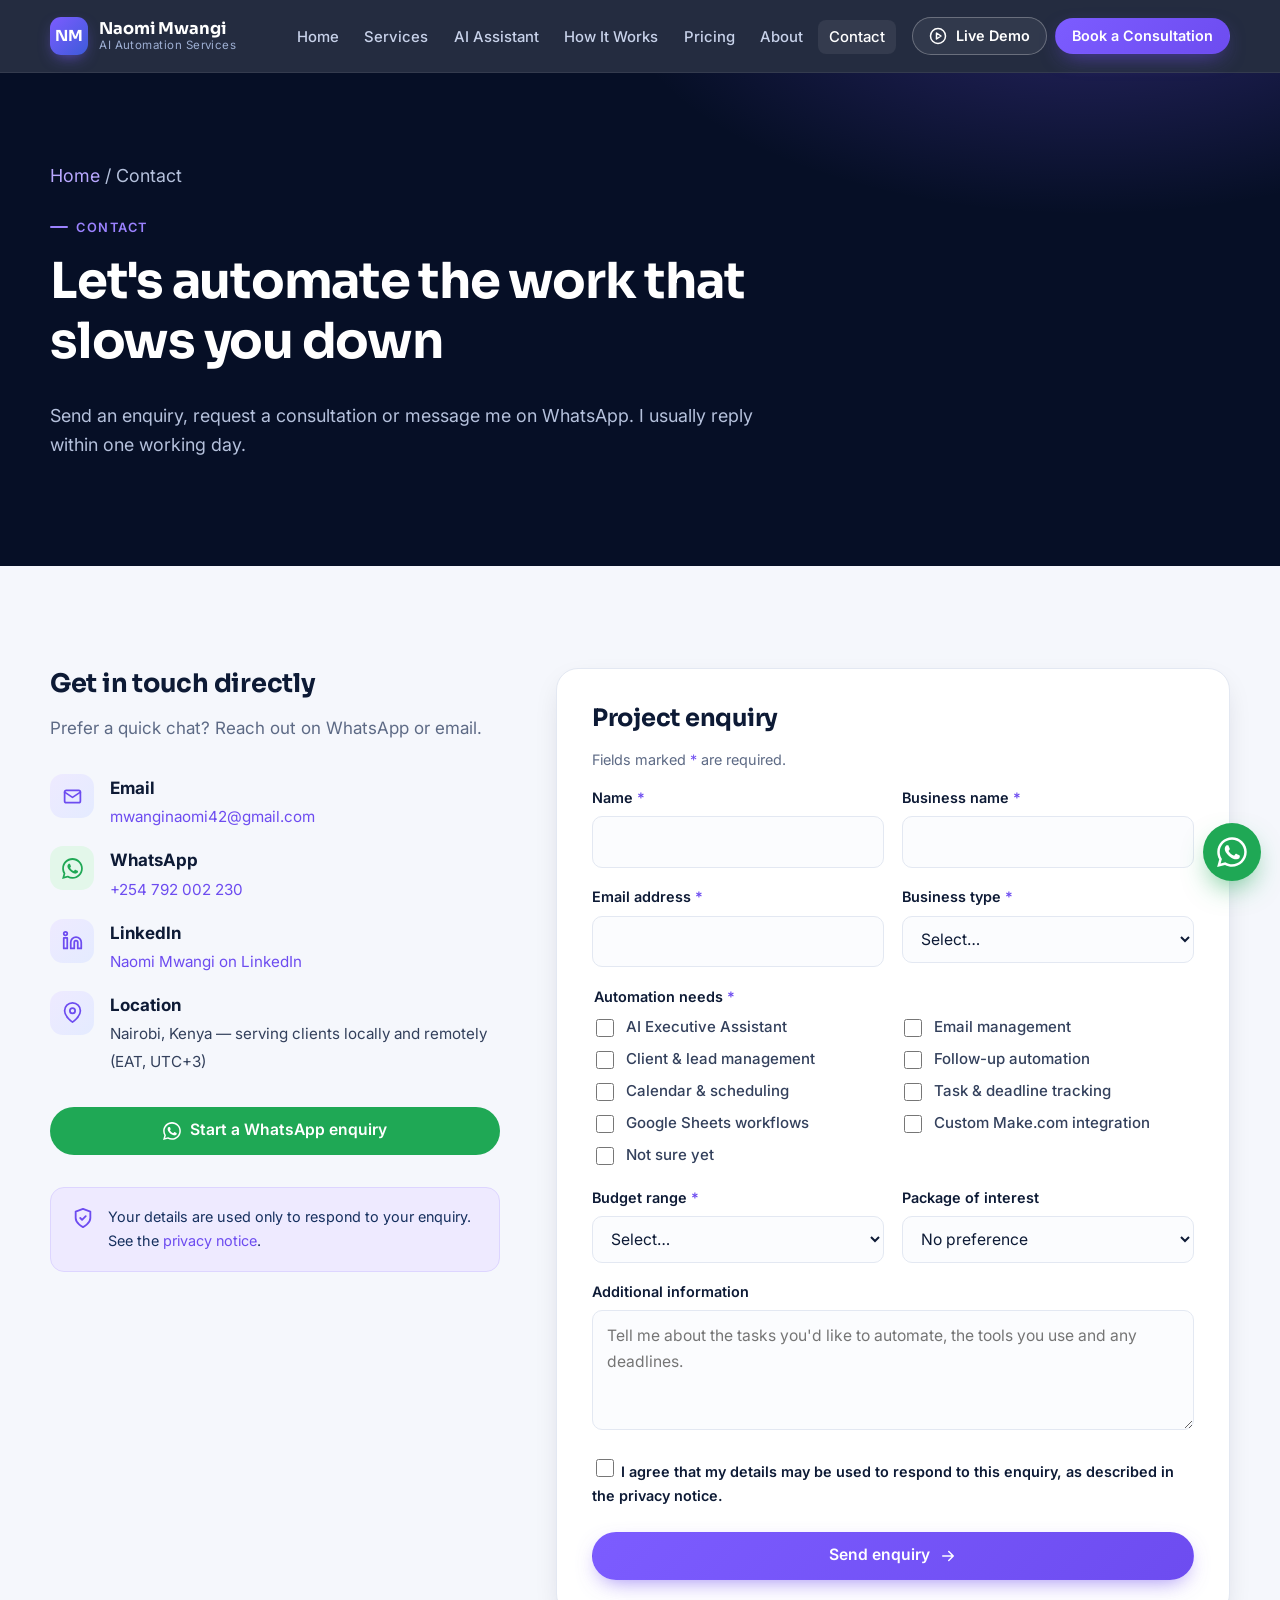
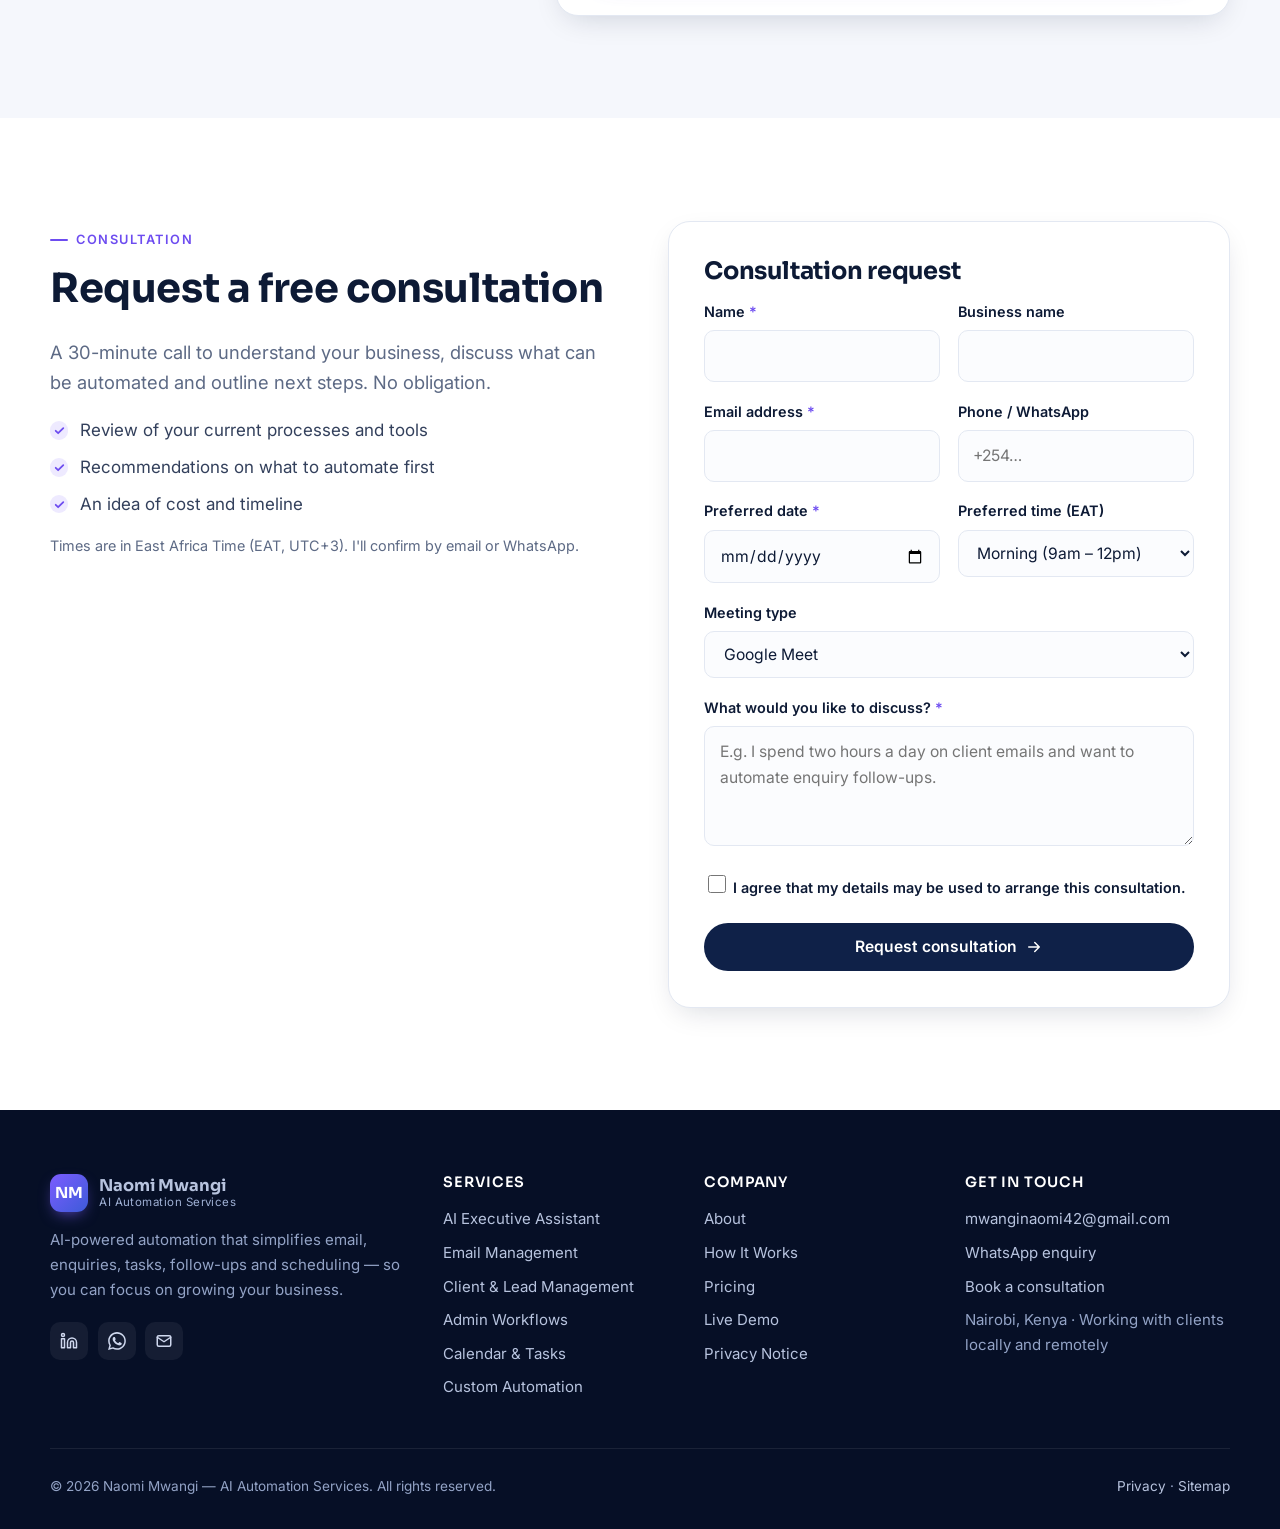
<file: contact.html>
<!DOCTYPE html>
<html lang="en-KE" class="no-js">
<head>
<meta charset="utf-8">
<meta name="viewport" content="width=device-width, initial-scale=1">
<title>Contact & Book a Consultation | Naomi Mwangi — AI Automation</title>
<meta name="description" content="Contact Naomi Mwangi about AI automation for your business. Send an enquiry, request a free consultation or message on WhatsApp.">
<meta name="robots" content="index, follow">
<link rel="canonical" href="https://yomie-commits.github.io/automationservices/contact.html">
<meta name="theme-color" content="#060f26">
<meta property="og:type" content="website">
<meta property="og:site_name" content="Naomi Mwangi — AI Automation Services">
<meta property="og:title" content="Contact & Book a Consultation | Naomi Mwangi — AI Automation">
<meta property="og:description" content="Contact Naomi Mwangi about AI automation for your business. Send an enquiry, request a free consultation or message on WhatsApp.">
<meta property="og:url" content="https://yomie-commits.github.io/automationservices/contact.html">
<meta property="og:image" content="https://yomie-commits.github.io/automationservices/assets/img/og-image.png">
<meta property="og:locale" content="en_KE">
<meta name="twitter:card" content="summary_large_image">
<meta name="twitter:title" content="Contact & Book a Consultation | Naomi Mwangi — AI Automation">
<meta name="twitter:description" content="Contact Naomi Mwangi about AI automation for your business. Send an enquiry, request a free consultation or message on WhatsApp.">
<meta name="twitter:image" content="https://yomie-commits.github.io/automationservices/assets/img/og-image.png">
<link rel="icon" href="assets/img/favicon.svg" type="image/svg+xml">
<link rel="apple-touch-icon" href="assets/img/apple-touch-icon.png">
<link rel="preconnect" href="https://fonts.googleapis.com">
<link rel="preconnect" href="https://fonts.gstatic.com" crossorigin>
<link href="https://fonts.googleapis.com/css2?family=Inter:wght@400;500;600;700&family=Sora:wght@600;700&display=swap" rel="stylesheet">
<link rel="stylesheet" href="assets/css/styles.css">
<script type="application/ld+json">{"@context": "https://schema.org", "@type": "ContactPage", "name": "Contact", "url": "https://yomie-commits.github.io/automationservices/contact.html"}</script>
</head>
<body>
<a class="skip-link" href="#main">Skip to content</a>
<header class="site-header">
  <nav class="container nav" aria-label="Main">
    <a class="brand" href="index.html" aria-label="Naomi Mwangi — AI Automation Services, home">
      <span class="brand__mark" aria-hidden="true">NM</span>
      <span class="brand__text"><span class="brand__name">Naomi Mwangi</span><span class="brand__tag">AI Automation Services</span></span>
    </a>
    <button class="nav__toggle" type="button" aria-expanded="false" aria-controls="nav-menu" aria-label="Open menu"><svg viewBox="0 0 24 24" fill="none" stroke="currentColor" stroke-width="2" stroke-linecap="round" stroke-linejoin="round" aria-hidden="true"><path d="M3 6h18M3 12h18M3 18h18"/></svg></button>
    <div class="nav__menu" id="nav-menu">
      <ul class="nav__links"><li><a href="index.html">Home</a></li><li><a href="services.html">Services</a></li><li><a href="ai-executive-assistant.html">AI Assistant</a></li><li><a href="how-it-works.html">How It Works</a></li><li><a href="pricing.html">Pricing</a></li><li><a href="about.html">About</a></li><li><a href="contact.html" aria-current="page">Contact</a></li></ul>
      <div class="nav__cta">
        <a class="btn btn--ghost btn--sm" href="app/" data-demo><svg viewBox="0 0 24 24" fill="none" stroke="currentColor" stroke-width="2" stroke-linecap="round" stroke-linejoin="round" aria-hidden="true"><circle cx="12" cy="12" r="10"/><path d="M10 8l6 4-6 4z"/></svg>Live Demo</a>
        <a class="btn btn--primary btn--sm" href="contact.html#consultation" data-book>Book a Consultation</a>
      </div>
    </div>
  </nav>
</header>
<main id="main">

<section class="page-hero">
  <div class="container">
    <p class="breadcrumb"><a href="index.html">Home</a> / Contact</p>
    <span class="eyebrow">Contact</span>
    <h1>Let's automate the work that slows you down</h1>
    <p>Send an enquiry, request a consultation or message me on WhatsApp. I usually reply within one working day.</p>
    
  </div>
</section>
<section class="section section--soft">
  <div class="container split split--top split--contact">
    <div class="reveal">
      <h2 style="font-size:1.6rem">Get in touch directly</h2>
      <p class="muted">Prefer a quick chat? Reach out on WhatsApp or email.</p>
      <ul class="contact-list mt-2">
        <li><div class="icon"><svg viewBox="0 0 24 24" fill="none" stroke="currentColor" stroke-width="2" stroke-linecap="round" stroke-linejoin="round" aria-hidden="true"><rect x="3" y="5" width="18" height="14" rx="2"/><path d="M3 7l9 6 9-6"/></svg></div><div><b>Email</b><a href="#enquiry" data-email><span data-email-text>Email address</span></a></div></li>
        <li><div class="icon" style="background:#e3f7ea;color:#1fa855"><svg viewBox="0 0 24 24" fill="currentColor" aria-hidden="true"><path d="M17.5 14.4c-.3-.1-1.8-.9-2-1-.3-.1-.5-.1-.7.1-.2.3-.8 1-.9 1.2-.2.2-.3.2-.6.1-.3-.1-1.2-.5-2.3-1.4-.9-.8-1.4-1.7-1.6-2-.2-.3 0-.5.1-.6l.4-.5c.1-.2.2-.3.3-.5.1-.2 0-.4 0-.5l-.9-2.2c-.2-.6-.5-.5-.7-.5h-.6c-.2 0-.5.1-.8.4-.3.3-1 1-1 2.5s1.1 2.9 1.2 3.1c.1.2 2.1 3.2 5.1 4.5.7.3 1.3.5 1.7.6.7.2 1.4.2 1.9.1.6-.1 1.8-.7 2-1.4.2-.7.2-1.3.2-1.4-.1-.2-.3-.3-.6-.4zM12 21.8c-1.8 0-3.5-.5-5-1.4l-.4-.2-3.7 1 1-3.6-.2-.4c-1-1.6-1.5-3.4-1.5-5.2 0-5.4 4.4-9.8 9.8-9.8 2.6 0 5.1 1 6.9 2.9 1.8 1.8 2.9 4.3 2.9 6.9 0 5.4-4.4 9.8-9.8 9.8zm8.4-18.2C18.1 1.3 15.2.1 12 .1 5.5.1.2 5.4.2 11.9c0 2.1.5 4.1 1.6 5.9L.1 24l6.3-1.7c1.7.9 3.7 1.4 5.6 1.4 6.5 0 11.8-5.3 11.8-11.8 0-3.2-1.2-6.1-3.5-8.3z"/></svg></div><div><b>WhatsApp</b><a href="#enquiry" data-wa><span data-wa-text>WhatsApp</span></a></div></li>
        <li><div class="icon"><svg viewBox="0 0 24 24" fill="none" stroke="currentColor" stroke-width="2" stroke-linecap="round" stroke-linejoin="round" aria-hidden="true"><path d="M16 8a6 6 0 0 1 6 6v7h-4v-7a2 2 0 0 0-4 0v7h-4v-7a6 6 0 0 1 6-6z"/><rect x="2" y="9" width="4" height="12"/><circle cx="4" cy="4" r="2"/></svg></div><div><b>LinkedIn</b><a href="#enquiry" data-linkedin>Naomi Mwangi on LinkedIn</a></div></li>
        <li><div class="icon"><svg viewBox="0 0 24 24" fill="none" stroke="currentColor" stroke-width="2" stroke-linecap="round" stroke-linejoin="round" aria-hidden="true"><path d="M21 10c0 7-9 13-9 13s-9-6-9-13a9 9 0 0 1 18 0z"/><circle cx="12" cy="10" r="3"/></svg></div><div><b>Location</b><span>Nairobi, Kenya — serving clients locally and remotely (EAT, UTC+3)</span></div></li>
      </ul>
      <a class="btn btn--whatsapp btn--block mt-2" href="#enquiry" data-wa><svg viewBox="0 0 24 24" fill="currentColor" aria-hidden="true"><path d="M17.5 14.4c-.3-.1-1.8-.9-2-1-.3-.1-.5-.1-.7.1-.2.3-.8 1-.9 1.2-.2.2-.3.2-.6.1-.3-.1-1.2-.5-2.3-1.4-.9-.8-1.4-1.7-1.6-2-.2-.3 0-.5.1-.6l.4-.5c.1-.2.2-.3.3-.5.1-.2 0-.4 0-.5l-.9-2.2c-.2-.6-.5-.5-.7-.5h-.6c-.2 0-.5.1-.8.4-.3.3-1 1-1 2.5s1.1 2.9 1.2 3.1c.1.2 2.1 3.2 5.1 4.5.7.3 1.3.5 1.7.6.7.2 1.4.2 1.9.1.6-.1 1.8-.7 2-1.4.2-.7.2-1.3.2-1.4-.1-.2-.3-.3-.6-.4zM12 21.8c-1.8 0-3.5-.5-5-1.4l-.4-.2-3.7 1 1-3.6-.2-.4c-1-1.6-1.5-3.4-1.5-5.2 0-5.4 4.4-9.8 9.8-9.8 2.6 0 5.1 1 6.9 2.9 1.8 1.8 2.9 4.3 2.9 6.9 0 5.4-4.4 9.8-9.8 9.8zm8.4-18.2C18.1 1.3 15.2.1 12 .1 5.5.1.2 5.4.2 11.9c0 2.1.5 4.1 1.6 5.9L.1 24l6.3-1.7c1.7.9 3.7 1.4 5.6 1.4 6.5 0 11.8-5.3 11.8-11.8 0-3.2-1.2-6.1-3.5-8.3z"/></svg> Start a WhatsApp enquiry</a>
      <div class="notice mt-2"><svg viewBox="0 0 24 24" fill="none" stroke="currentColor" stroke-width="2" stroke-linecap="round" stroke-linejoin="round" aria-hidden="true"><path d="M12 22s8-4 8-10V5l-8-3-8 3v7c0 6 8 10 8 10z"/><path d="M9 12l2 2 4-4"/></svg><p class="mb-0 small">Your details are used only to respond to your enquiry. See the <a href="privacy.html">privacy notice</a>.</p></div>
    </div>

    <div class="form-card reveal" id="enquiry">
      <h2 style="font-size:1.5rem">Project enquiry</h2>
      <p class="muted small">Fields marked <span class="req" style="color:var(--purple-600)">*</span> are required.</p>
      <form name="enquiry" method="POST" action="thank-you.html" data-form data-netlify="true" netlify-honeypot="bot-field" data-success="thank-you.html">
        <input type="hidden" name="form-name" value="enquiry">
        <p class="hp" aria-hidden="true"><label>Leave this empty <input name="bot-field" tabindex="-1" autocomplete="off"></label></p>
        <div class="form-grid">
          <div class="field"><label for="e-name">Name <span class="req">*</span></label><input id="e-name" name="name" autocomplete="name" required maxlength="100"><p class="err" role="alert"></p></div>
          <div class="field"><label for="e-business">Business name <span class="req">*</span></label><input id="e-business" name="business_name" autocomplete="organization" required maxlength="120"><p class="err" role="alert"></p></div>
          <div class="field"><label for="e-email">Email address <span class="req">*</span></label><input id="e-email" type="email" name="email" autocomplete="email" required maxlength="160"><p class="err" role="alert"></p></div>
          <div class="field"><label for="e-type">Business type <span class="req">*</span></label>
            <select id="e-type" name="business_type" required data-msg="Please choose your business type.">
              <option value="">Select…</option><option>Sole proprietor / freelancer</option><option>Consultant / coach</option><option>Agency</option>
              <option>Professional services (legal, accounting, advisory)</option><option>Real estate</option><option>Healthcare / wellness (admin)</option>
              <option>Education / training</option><option>NGO / non-profit</option><option>Retail / e-commerce</option><option>SME / other company</option><option>Other</option>
            </select><p class="err" role="alert"></p></div>
          <fieldset class="field full"><legend>Automation needs <span class="req">*</span></legend>
            <div class="checks" data-required-group><label><input type="checkbox" name="automation_needs" value="ai-executive-assistant"> AI Executive Assistant</label><label><input type="checkbox" name="automation_needs" value="email-management"> Email management</label><label><input type="checkbox" name="automation_needs" value="client-lead-management"> Client &amp; lead management</label><label><input type="checkbox" name="automation_needs" value="Follow-up automation"> Follow-up automation</label><label><input type="checkbox" name="automation_needs" value="calendar-tasks"> Calendar &amp; scheduling</label><label><input type="checkbox" name="automation_needs" value="Task & deadline tracking"> Task &amp; deadline tracking</label><label><input type="checkbox" name="automation_needs" value="admin-workflows"> Google Sheets workflows</label><label><input type="checkbox" name="automation_needs" value="custom-automation"> Custom Make.com integration</label><label><input type="checkbox" name="automation_needs" value="Not sure yet"> Not sure yet</label></div>
            <p class="err" role="alert">Please choose at least one option.</p></fieldset>
          <div class="field"><label for="e-budget">Budget range <span class="req">*</span></label>
            <select id="e-budget" name="budget_range" required data-msg="Please choose a budget range.">
              <option value="">Select…</option><option>Under KES 15,000</option><option>KES 15,000 – 30,000</option><option>KES 30,000 – 50,000</option>
              <option>KES 50,000 – 100,000</option><option>Above KES 100,000</option><option>Not sure yet</option>
            </select><p class="err" role="alert"></p></div>
          <div class="field"><label for="e-package">Package of interest</label>
            <select id="e-package" name="package">
              <option value="">No preference</option><option value="starter">Starter</option><option value="professional">Professional</option>
              <option value="business">Business</option><option value="maintenance">Monthly maintenance</option>
            </select></div>
          <div class="field full"><label for="e-info">Additional information</label><textarea id="e-info" name="additional_information" maxlength="3000" placeholder="Tell me about the tasks you'd like to automate, the tools you use and any deadlines."></textarea></div>
          <div class="field full"><label class="consent"><input type="checkbox" name="consent" value="yes" required data-msg="Please confirm to continue."> I agree that my details may be used to respond to this enquiry, as described in the privacy notice.</label><p class="err" role="alert"></p></div>
          <div class="full"><button class="btn btn--primary btn--block" type="submit">Send enquiry <svg viewBox="0 0 24 24" fill="none" stroke="currentColor" stroke-width="2" stroke-linecap="round" stroke-linejoin="round" aria-hidden="true"><path d="M5 12h14M13 6l6 6-6 6"/></svg></button></div>
        </div>
        <div class="form-status" role="status" aria-live="polite"></div>
      </form>
    </div>
  </div>
</section>

<section class="section">
  <div class="container split split--top">
    <div class="reveal">
      <span class="eyebrow">Consultation</span>
      <h2>Request a free consultation</h2>
      <p class="lead">A 30-minute call to understand your business, discuss what can be automated and outline next steps. No obligation.</p>
      <ul class="check-list">
        <li>Review of your current processes and tools</li>
        <li>Recommendations on what to automate first</li>
        <li>An idea of cost and timeline</li>
      </ul>
      <p class="small muted">Times are in East Africa Time (EAT, UTC+3). I'll confirm by email or WhatsApp.</p>
    </div>
    <div class="form-card reveal" id="consultation">
      <h2 style="font-size:1.5rem">Consultation request</h2>
      <form name="consultation" method="POST" action="thank-you.html" data-form data-netlify="true" netlify-honeypot="bot-field" data-success="thank-you.html">
        <input type="hidden" name="form-name" value="consultation">
        <p class="hp" aria-hidden="true"><label>Leave this empty <input name="bot-field" tabindex="-1" autocomplete="off"></label></p>
        <div class="form-grid">
          <div class="field"><label for="c-name">Name <span class="req">*</span></label><input id="c-name" name="name" autocomplete="name" required maxlength="100"><p class="err" role="alert"></p></div>
          <div class="field"><label for="c-business">Business name</label><input id="c-business" name="business_name" autocomplete="organization" maxlength="120"></div>
          <div class="field"><label for="c-email">Email address <span class="req">*</span></label><input id="c-email" type="email" name="email" autocomplete="email" required maxlength="160"><p class="err" role="alert"></p></div>
          <div class="field"><label for="c-phone">Phone / WhatsApp</label><input id="c-phone" type="tel" name="phone" autocomplete="tel" maxlength="30" placeholder="+254…"></div>
          <div class="field"><label for="c-date">Preferred date <span class="req">*</span></label><input id="c-date" type="date" name="preferred_date" required><p class="err" role="alert"></p></div>
          <div class="field"><label for="c-time">Preferred time (EAT)</label>
            <select id="c-time" name="preferred_time"><option>Morning (9am – 12pm)</option><option>Afternoon (12pm – 3pm)</option><option>Late afternoon (3pm – 6pm)</option><option>Flexible</option></select></div>
          <div class="field full"><label for="c-method">Meeting type</label>
            <select id="c-method" name="meeting_type"><option>Google Meet</option><option>Zoom</option><option>WhatsApp call</option><option>Phone call</option></select></div>
          <div class="field full"><label for="c-topic">What would you like to discuss? <span class="req">*</span></label><textarea id="c-topic" name="topic" required maxlength="2000" placeholder="E.g. I spend two hours a day on client emails and want to automate enquiry follow-ups."></textarea><p class="err" role="alert"></p></div>
          <div class="field full"><label class="consent"><input type="checkbox" name="consent" value="yes" required data-msg="Please confirm to continue."> I agree that my details may be used to arrange this consultation.</label><p class="err" role="alert"></p></div>
          <div class="full"><button class="btn btn--navy btn--block" type="submit">Request consultation <svg viewBox="0 0 24 24" fill="none" stroke="currentColor" stroke-width="2" stroke-linecap="round" stroke-linejoin="round" aria-hidden="true"><path d="M5 12h14M13 6l6 6-6 6"/></svg></button></div>
        </div>
        <div class="form-status" role="status" aria-live="polite"></div>
      </form>
    </div>
  </div>
</section>

</main>
<footer class="site-footer">
  <div class="container">
    <div class="footer__grid">
      <div>
        <a class="brand" href="index.html"><span class="brand__mark" aria-hidden="true">NM</span><span class="brand__text"><span class="brand__name">Naomi Mwangi</span><span class="brand__tag">AI Automation Services</span></span></a>
        <p class="mt-1">AI-powered automation that simplifies email, enquiries, tasks, follow-ups and scheduling — so you can focus on growing your business.</p>
        <div class="socials">
          <a href="contact.html" data-linkedin aria-label="LinkedIn"><svg viewBox="0 0 24 24" fill="none" stroke="currentColor" stroke-width="2" stroke-linecap="round" stroke-linejoin="round" aria-hidden="true"><path d="M16 8a6 6 0 0 1 6 6v7h-4v-7a2 2 0 0 0-4 0v7h-4v-7a6 6 0 0 1 6-6z"/><rect x="2" y="9" width="4" height="12"/><circle cx="4" cy="4" r="2"/></svg></a>
          <a href="contact.html" data-wa aria-label="WhatsApp"><svg viewBox="0 0 24 24" fill="currentColor" aria-hidden="true"><path d="M17.5 14.4c-.3-.1-1.8-.9-2-1-.3-.1-.5-.1-.7.1-.2.3-.8 1-.9 1.2-.2.2-.3.2-.6.1-.3-.1-1.2-.5-2.3-1.4-.9-.8-1.4-1.7-1.6-2-.2-.3 0-.5.1-.6l.4-.5c.1-.2.2-.3.3-.5.1-.2 0-.4 0-.5l-.9-2.2c-.2-.6-.5-.5-.7-.5h-.6c-.2 0-.5.1-.8.4-.3.3-1 1-1 2.5s1.1 2.9 1.2 3.1c.1.2 2.1 3.2 5.1 4.5.7.3 1.3.5 1.7.6.7.2 1.4.2 1.9.1.6-.1 1.8-.7 2-1.4.2-.7.2-1.3.2-1.4-.1-.2-.3-.3-.6-.4zM12 21.8c-1.8 0-3.5-.5-5-1.4l-.4-.2-3.7 1 1-3.6-.2-.4c-1-1.6-1.5-3.4-1.5-5.2 0-5.4 4.4-9.8 9.8-9.8 2.6 0 5.1 1 6.9 2.9 1.8 1.8 2.9 4.3 2.9 6.9 0 5.4-4.4 9.8-9.8 9.8zm8.4-18.2C18.1 1.3 15.2.1 12 .1 5.5.1.2 5.4.2 11.9c0 2.1.5 4.1 1.6 5.9L.1 24l6.3-1.7c1.7.9 3.7 1.4 5.6 1.4 6.5 0 11.8-5.3 11.8-11.8 0-3.2-1.2-6.1-3.5-8.3z"/></svg></a>
          <a href="contact.html" data-email aria-label="Email"><svg viewBox="0 0 24 24" fill="none" stroke="currentColor" stroke-width="2" stroke-linecap="round" stroke-linejoin="round" aria-hidden="true"><rect x="3" y="5" width="18" height="14" rx="2"/><path d="M3 7l9 6 9-6"/></svg></a>
        </div>
      </div>
      <div>
        <h4>Services</h4>
        <ul>
          <li><a href="services.html#ai-executive-assistant">AI Executive Assistant</a></li>
          <li><a href="services.html#email-management">Email Management</a></li>
          <li><a href="services.html#client-lead-management">Client &amp; Lead Management</a></li>
          <li><a href="services.html#admin-workflows">Admin Workflows</a></li>
          <li><a href="services.html#calendar-tasks">Calendar &amp; Tasks</a></li>
          <li><a href="services.html#custom-automation">Custom Automation</a></li>
        </ul>
      </div>
      <div>
        <h4>Company</h4>
        <ul>
          <li><a href="about.html">About</a></li>
          <li><a href="how-it-works.html">How It Works</a></li>
          <li><a href="pricing.html">Pricing</a></li>
          <li><a href="app/" data-demo>Live Demo</a></li>
          <li><a href="privacy.html">Privacy Notice</a></li>
        </ul>
      </div>
      <div>
        <h4>Get in touch</h4>
        <ul>
          <li><a href="contact.html" data-email><span data-email-text>Email</span></a></li>
          <li><a href="contact.html" data-wa>WhatsApp enquiry</a></li>
          <li><a href="contact.html#consultation" data-book>Book a consultation</a></li>
          <li>Nairobi, Kenya · Working with clients locally and remotely</li>
        </ul>
      </div>
    </div>
    <div class="footer__bottom">
      <span>&copy; <span data-year>2026</span> Naomi Mwangi — AI Automation Services. All rights reserved.</span>
      <span><a href="privacy.html">Privacy</a> · <a href="sitemap.xml">Sitemap</a></span>
    </div>
  </div>
</footer>
<a class="wa-float" href="contact.html" data-wa aria-label="Chat on WhatsApp"><svg viewBox="0 0 24 24" fill="currentColor" aria-hidden="true"><path d="M17.5 14.4c-.3-.1-1.8-.9-2-1-.3-.1-.5-.1-.7.1-.2.3-.8 1-.9 1.2-.2.2-.3.2-.6.1-.3-.1-1.2-.5-2.3-1.4-.9-.8-1.4-1.7-1.6-2-.2-.3 0-.5.1-.6l.4-.5c.1-.2.2-.3.3-.5.1-.2 0-.4 0-.5l-.9-2.2c-.2-.6-.5-.5-.7-.5h-.6c-.2 0-.5.1-.8.4-.3.3-1 1-1 2.5s1.1 2.9 1.2 3.1c.1.2 2.1 3.2 5.1 4.5.7.3 1.3.5 1.7.6.7.2 1.4.2 1.9.1.6-.1 1.8-.7 2-1.4.2-.7.2-1.3.2-1.4-.1-.2-.3-.3-.6-.4zM12 21.8c-1.8 0-3.5-.5-5-1.4l-.4-.2-3.7 1 1-3.6-.2-.4c-1-1.6-1.5-3.4-1.5-5.2 0-5.4 4.4-9.8 9.8-9.8 2.6 0 5.1 1 6.9 2.9 1.8 1.8 2.9 4.3 2.9 6.9 0 5.4-4.4 9.8-9.8 9.8zm8.4-18.2C18.1 1.3 15.2.1 12 .1 5.5.1.2 5.4.2 11.9c0 2.1.5 4.1 1.6 5.9L.1 24l6.3-1.7c1.7.9 3.7 1.4 5.6 1.4 6.5 0 11.8-5.3 11.8-11.8 0-3.2-1.2-6.1-3.5-8.3z"/></svg></a>
<script src="assets/js/config.js"></script>
<script src="assets/js/main.js"></script>
<script>(function(){var d=document.getElementById('c-date');if(d){var t=new Date();t.setDate(t.getDate()+1);d.min=t.toISOString().slice(0,10);}})();</script>
</body>
</html>
</file>
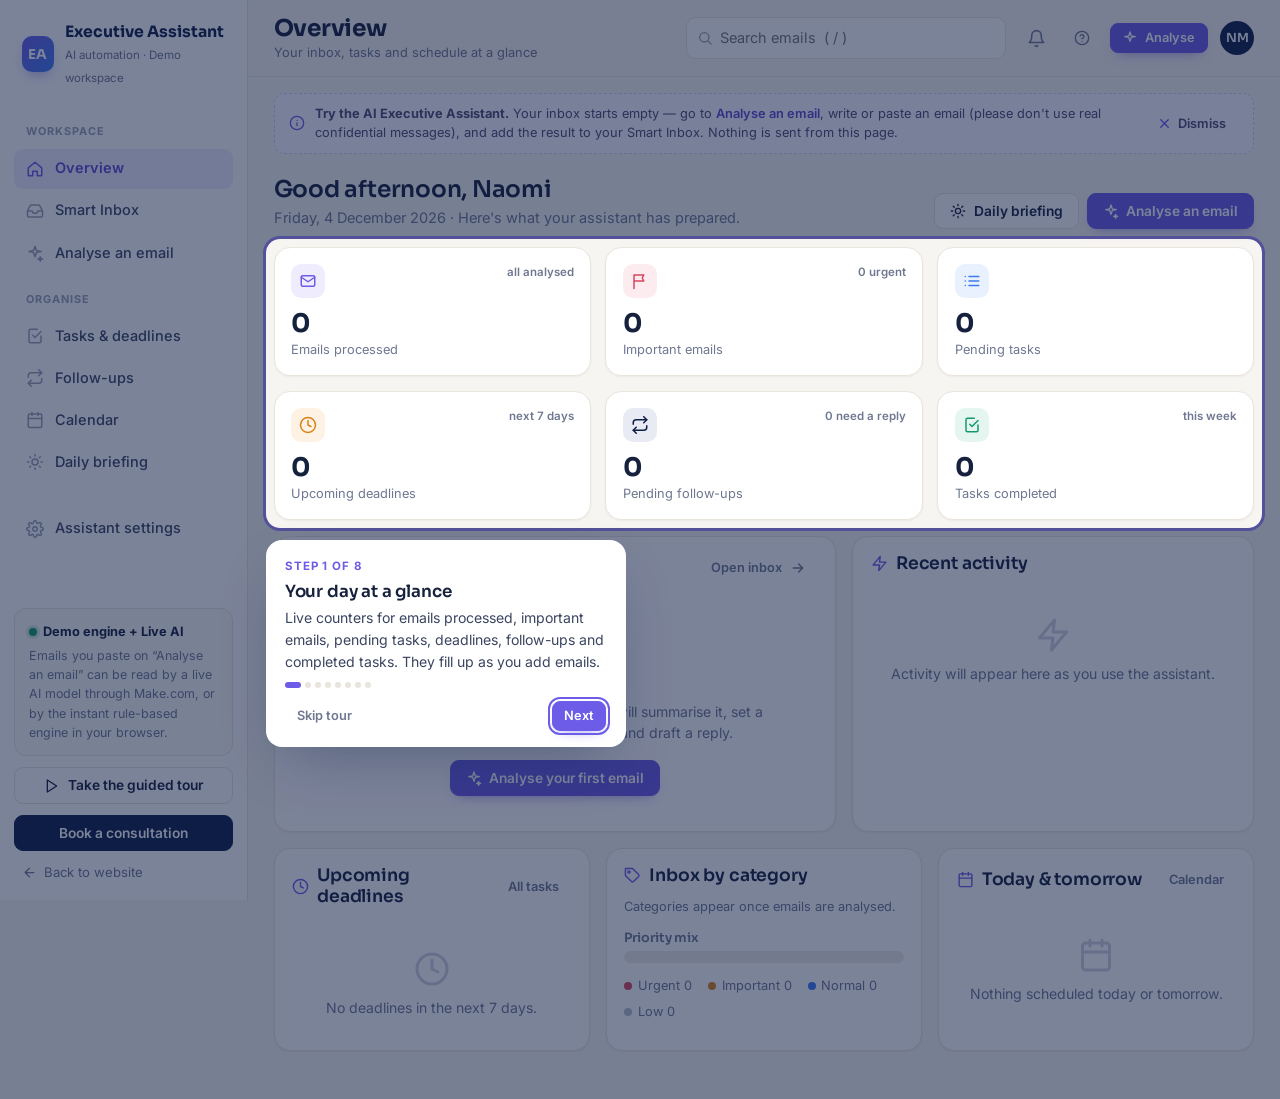
<file: demo.html>
<!DOCTYPE html>
<html lang="en"><head><meta charset="utf-8"><title>Live Demo — AI Executive Assistant | Naomi Mwangi</title>
<meta name="robots" content="noindex, follow"><link rel="canonical" href="https://yomie-commits.github.io/automationservices/app/">
<meta http-equiv="refresh" content="0; url=app/"><script>location.replace("app/" + location.hash);</script></head>
<body><p>The live demo has moved to <a href="app/">the AI Executive Assistant demo app</a>.</p></body></html>
</file>
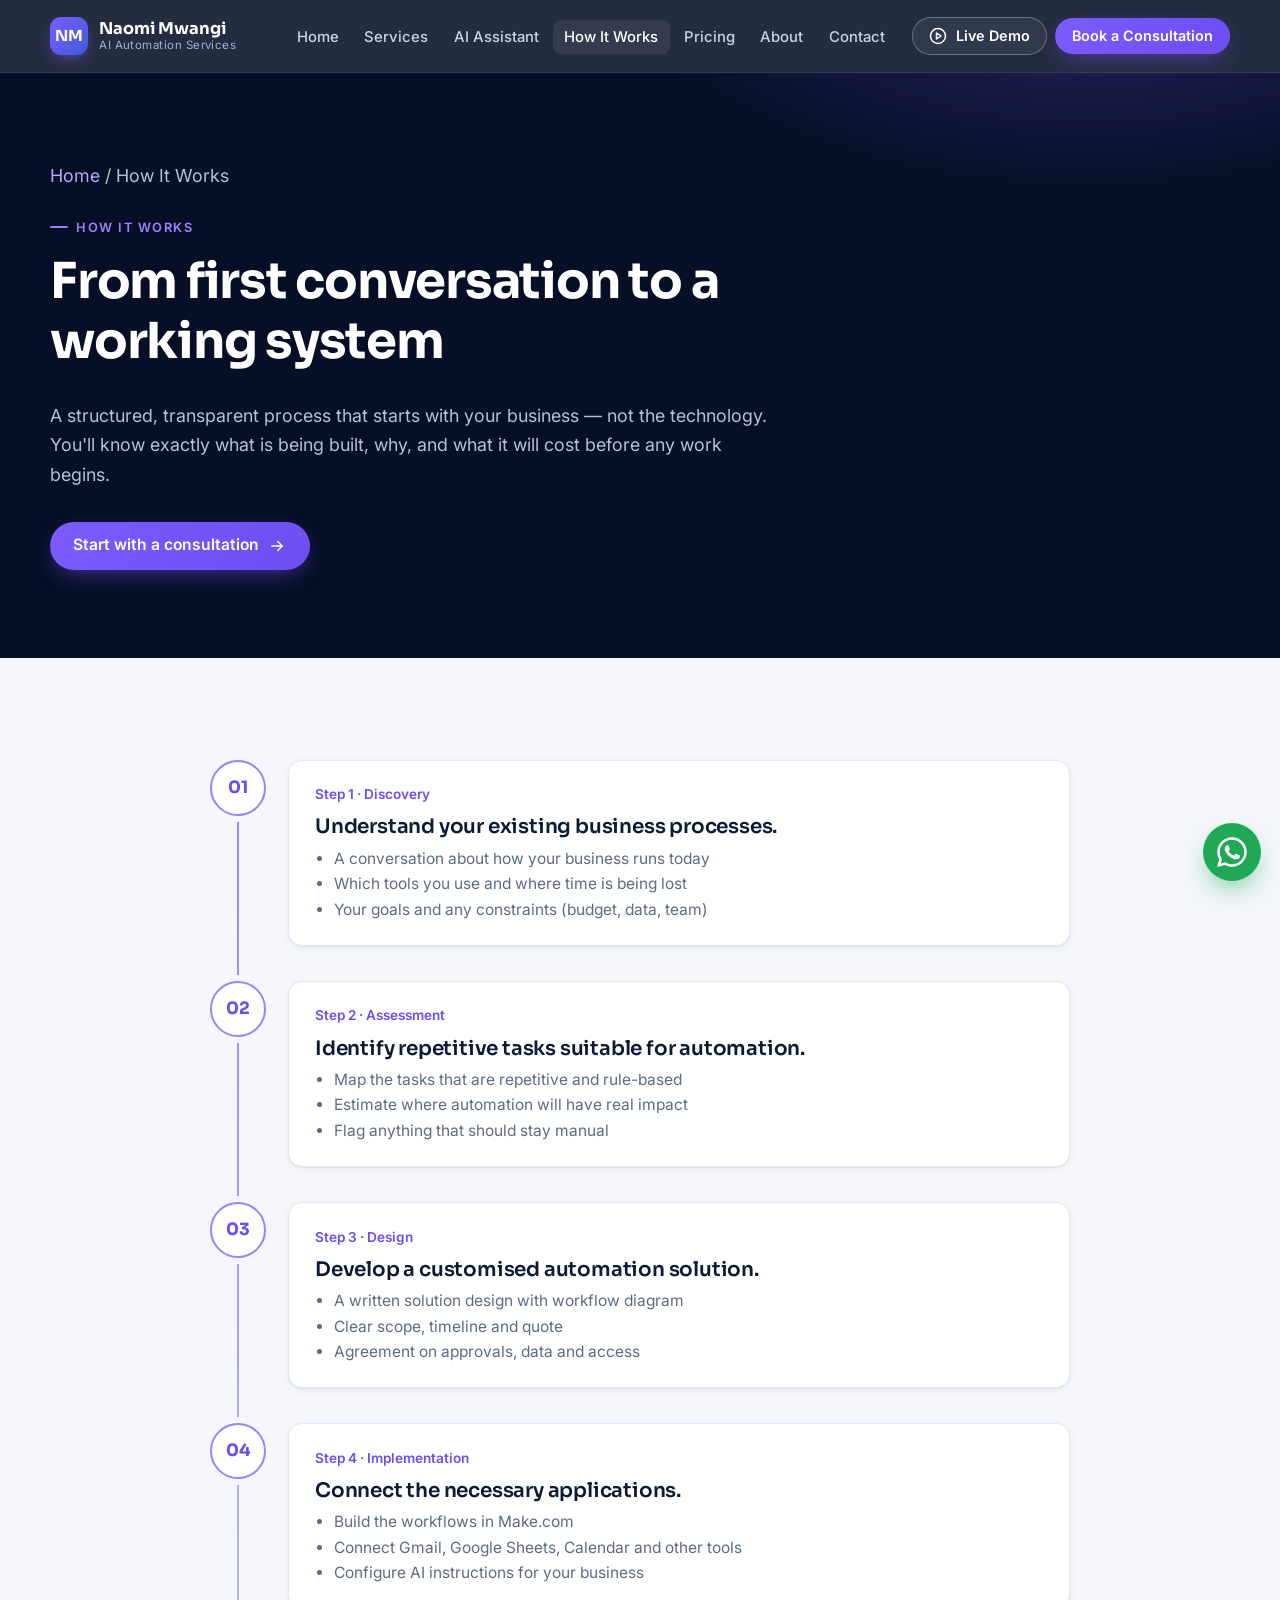
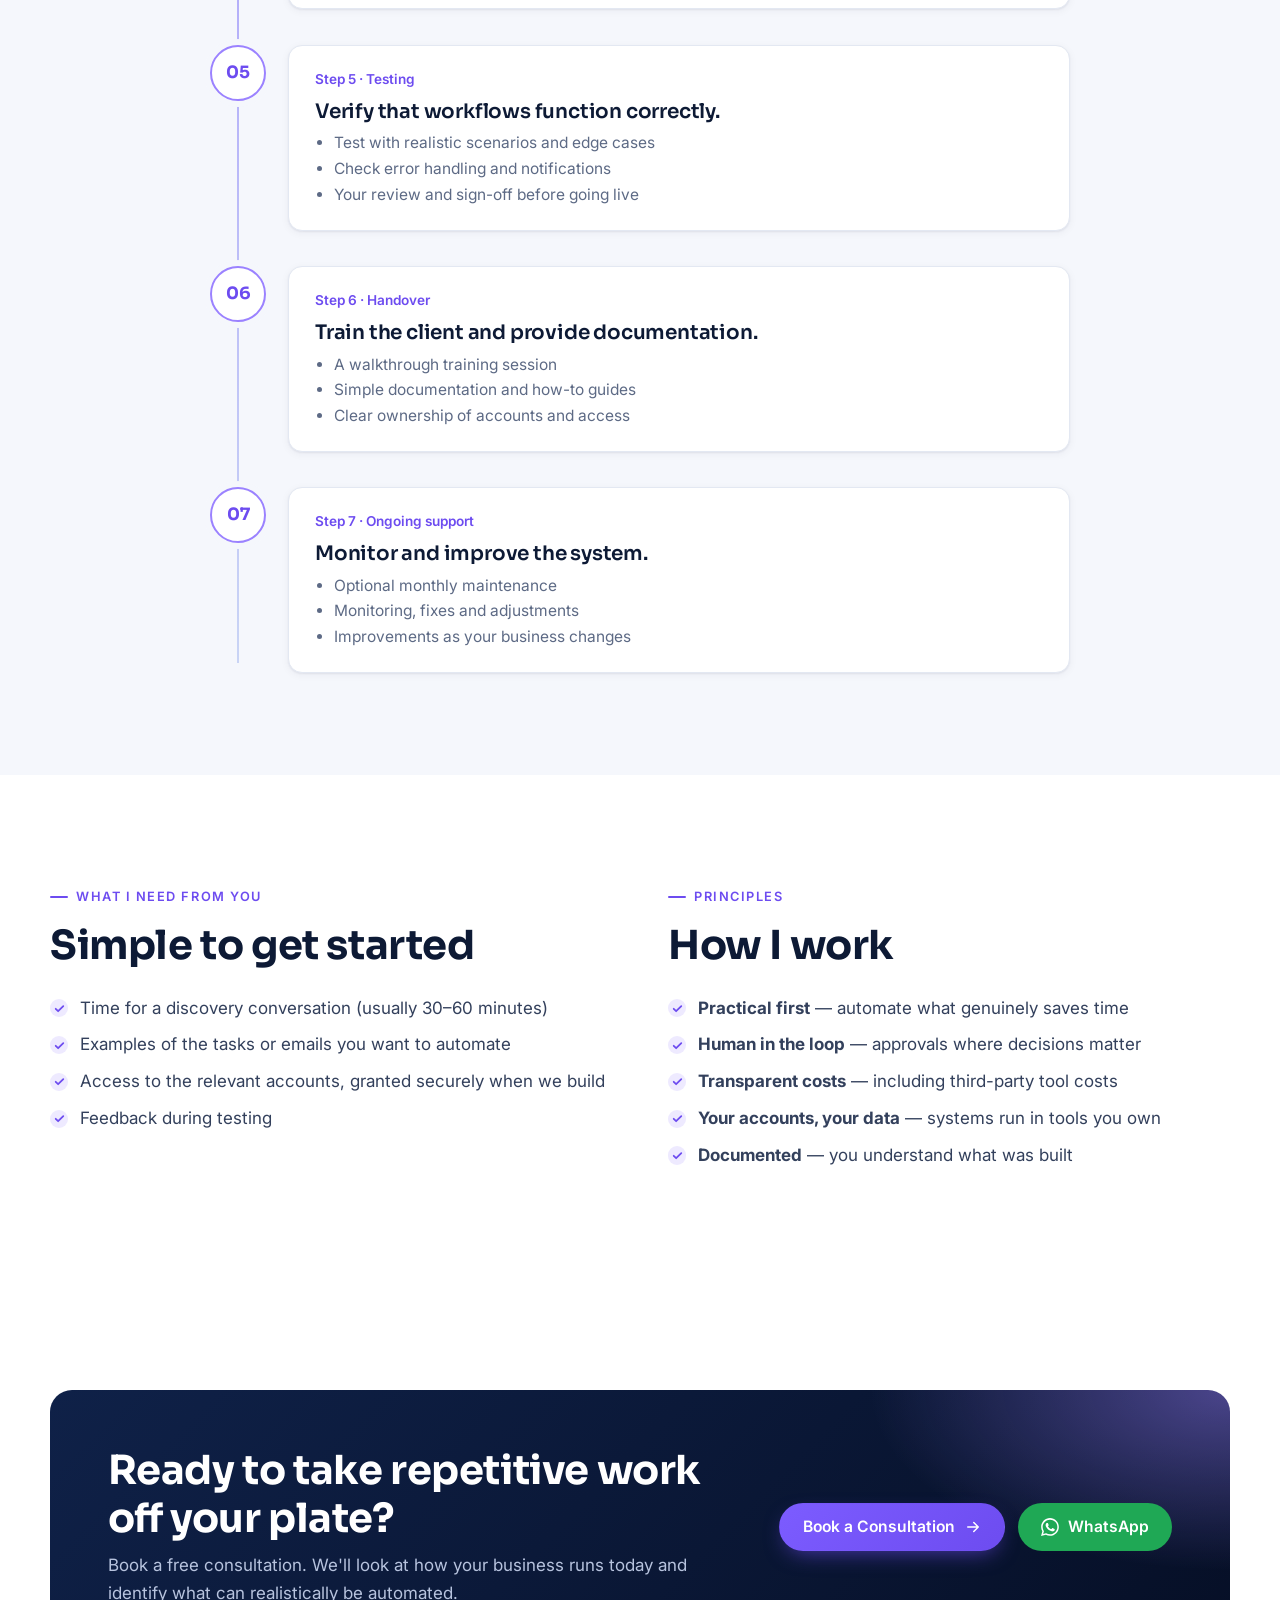
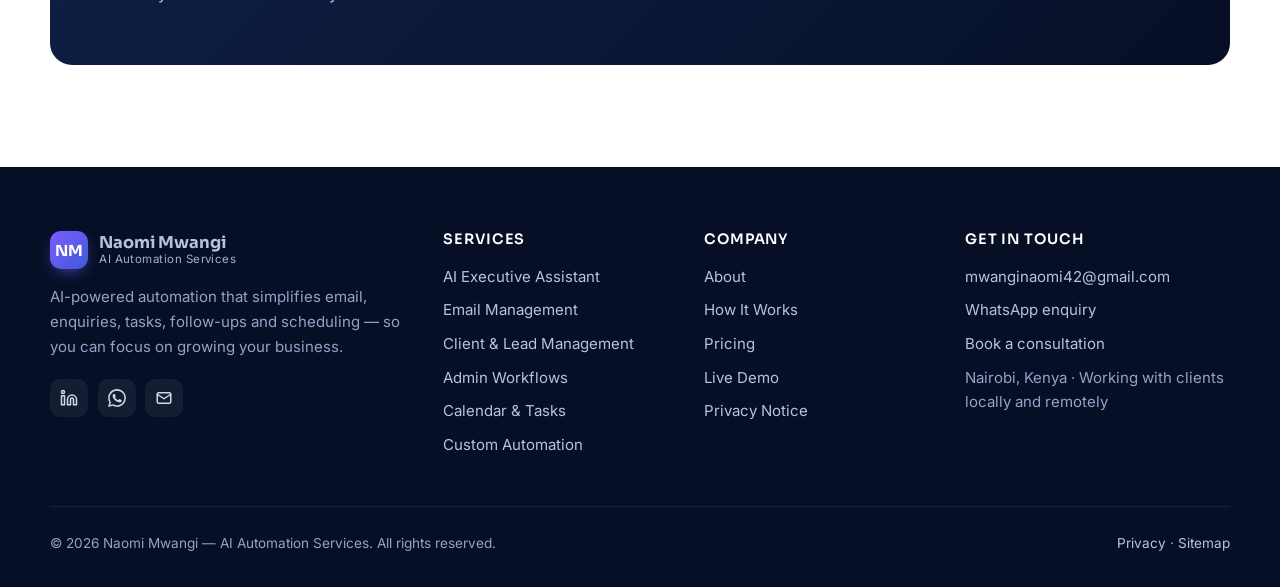
<file: how-it-works.html>
<!DOCTYPE html>
<html lang="en-KE" class="no-js">
<head>
<meta charset="utf-8">
<meta name="viewport" content="width=device-width, initial-scale=1">
<title>How It Works — The AI Automation Process | Naomi Mwangi</title>
<meta name="description" content="Discovery, assessment, design, implementation, testing, handover and ongoing support — a clear seven-step process for building reliable AI business automation.">
<meta name="robots" content="index, follow">
<link rel="canonical" href="https://yomie-commits.github.io/automationservices/how-it-works.html">
<meta name="theme-color" content="#060f26">
<meta property="og:type" content="website">
<meta property="og:site_name" content="Naomi Mwangi — AI Automation Services">
<meta property="og:title" content="How It Works — The AI Automation Process | Naomi Mwangi">
<meta property="og:description" content="Discovery, assessment, design, implementation, testing, handover and ongoing support — a clear seven-step process for building reliable AI business automation.">
<meta property="og:url" content="https://yomie-commits.github.io/automationservices/how-it-works.html">
<meta property="og:image" content="https://yomie-commits.github.io/automationservices/assets/img/og-image.png">
<meta property="og:locale" content="en_KE">
<meta name="twitter:card" content="summary_large_image">
<meta name="twitter:title" content="How It Works — The AI Automation Process | Naomi Mwangi">
<meta name="twitter:description" content="Discovery, assessment, design, implementation, testing, handover and ongoing support — a clear seven-step process for building reliable AI business automation.">
<meta name="twitter:image" content="https://yomie-commits.github.io/automationservices/assets/img/og-image.png">
<link rel="icon" href="assets/img/favicon.svg" type="image/svg+xml">
<link rel="apple-touch-icon" href="assets/img/apple-touch-icon.png">
<link rel="preconnect" href="https://fonts.googleapis.com">
<link rel="preconnect" href="https://fonts.gstatic.com" crossorigin>
<link href="https://fonts.googleapis.com/css2?family=Inter:wght@400;500;600;700&family=Sora:wght@600;700&display=swap" rel="stylesheet">
<link rel="stylesheet" href="assets/css/styles.css">
<script type="application/ld+json">{"@context": "https://schema.org", "@type": "HowTo", "name": "How an AI automation project works", "step": [{"@type": "HowToStep", "position": 1, "name": "Discovery", "text": "Understand your existing business processes."}, {"@type": "HowToStep", "position": 2, "name": "Assessment", "text": "Identify repetitive tasks suitable for automation."}, {"@type": "HowToStep", "position": 3, "name": "Design", "text": "Develop a customised automation solution."}, {"@type": "HowToStep", "position": 4, "name": "Implementation", "text": "Connect the necessary applications."}, {"@type": "HowToStep", "position": 5, "name": "Testing", "text": "Verify that workflows function correctly."}, {"@type": "HowToStep", "position": 6, "name": "Handover", "text": "Train the client and provide documentation."}, {"@type": "HowToStep", "position": 7, "name": "Ongoing support", "text": "Monitor and improve the system."}]}</script>
</head>
<body>
<a class="skip-link" href="#main">Skip to content</a>
<header class="site-header">
  <nav class="container nav" aria-label="Main">
    <a class="brand" href="index.html" aria-label="Naomi Mwangi — AI Automation Services, home">
      <span class="brand__mark" aria-hidden="true">NM</span>
      <span class="brand__text"><span class="brand__name">Naomi Mwangi</span><span class="brand__tag">AI Automation Services</span></span>
    </a>
    <button class="nav__toggle" type="button" aria-expanded="false" aria-controls="nav-menu" aria-label="Open menu"><svg viewBox="0 0 24 24" fill="none" stroke="currentColor" stroke-width="2" stroke-linecap="round" stroke-linejoin="round" aria-hidden="true"><path d="M3 6h18M3 12h18M3 18h18"/></svg></button>
    <div class="nav__menu" id="nav-menu">
      <ul class="nav__links"><li><a href="index.html">Home</a></li><li><a href="services.html">Services</a></li><li><a href="ai-executive-assistant.html">AI Assistant</a></li><li><a href="how-it-works.html" aria-current="page">How It Works</a></li><li><a href="pricing.html">Pricing</a></li><li><a href="about.html">About</a></li><li><a href="contact.html">Contact</a></li></ul>
      <div class="nav__cta">
        <a class="btn btn--ghost btn--sm" href="app/" data-demo><svg viewBox="0 0 24 24" fill="none" stroke="currentColor" stroke-width="2" stroke-linecap="round" stroke-linejoin="round" aria-hidden="true"><circle cx="12" cy="12" r="10"/><path d="M10 8l6 4-6 4z"/></svg>Live Demo</a>
        <a class="btn btn--primary btn--sm" href="contact.html#consultation" data-book>Book a Consultation</a>
      </div>
    </div>
  </nav>
</header>
<main id="main">

<section class="page-hero">
  <div class="container">
    <p class="breadcrumb"><a href="index.html">Home</a> / How It Works</p>
    <span class="eyebrow">How it works</span>
    <h1>From first conversation to a working system</h1>
    <p>A structured, transparent process that starts with your business — not the technology. You'll know exactly what is being built, why, and what it will cost before any work begins.</p>
    <div class="btn-row mt-2"><a class="btn btn--primary" href="contact.html#consultation" data-book>Start with a consultation <svg viewBox="0 0 24 24" fill="none" stroke="currentColor" stroke-width="2" stroke-linecap="round" stroke-linejoin="round" aria-hidden="true"><path d="M5 12h14M13 6l6 6-6 6"/></svg></a></div>
  </div>
</section>
<section class="section section--soft">
  <div class="container"><div class="timeline"><div class="tl-item reveal"><div class="tl-dot">01</div><div class="tl-body"><div class="meta">Step 1 · Discovery</div><h3>Understand your existing business processes.</h3><ul><li>A conversation about how your business runs today</li><li>Which tools you use and where time is being lost</li><li>Your goals and any constraints (budget, data, team)</li></ul></div></div><div class="tl-item reveal"><div class="tl-dot">02</div><div class="tl-body"><div class="meta">Step 2 · Assessment</div><h3>Identify repetitive tasks suitable for automation.</h3><ul><li>Map the tasks that are repetitive and rule-based</li><li>Estimate where automation will have real impact</li><li>Flag anything that should stay manual</li></ul></div></div><div class="tl-item reveal"><div class="tl-dot">03</div><div class="tl-body"><div class="meta">Step 3 · Design</div><h3>Develop a customised automation solution.</h3><ul><li>A written solution design with workflow diagram</li><li>Clear scope, timeline and quote</li><li>Agreement on approvals, data and access</li></ul></div></div><div class="tl-item reveal"><div class="tl-dot">04</div><div class="tl-body"><div class="meta">Step 4 · Implementation</div><h3>Connect the necessary applications.</h3><ul><li>Build the workflows in Make.com</li><li>Connect Gmail, Google Sheets, Calendar and other tools</li><li>Configure AI instructions for your business</li></ul></div></div><div class="tl-item reveal"><div class="tl-dot">05</div><div class="tl-body"><div class="meta">Step 5 · Testing</div><h3>Verify that workflows function correctly.</h3><ul><li>Test with realistic scenarios and edge cases</li><li>Check error handling and notifications</li><li>Your review and sign-off before going live</li></ul></div></div><div class="tl-item reveal"><div class="tl-dot">06</div><div class="tl-body"><div class="meta">Step 6 · Handover</div><h3>Train the client and provide documentation.</h3><ul><li>A walkthrough training session</li><li>Simple documentation and how-to guides</li><li>Clear ownership of accounts and access</li></ul></div></div><div class="tl-item reveal"><div class="tl-dot">07</div><div class="tl-body"><div class="meta">Step 7 · Ongoing support</div><h3>Monitor and improve the system.</h3><ul><li>Optional monthly maintenance</li><li>Monitoring, fixes and adjustments</li><li>Improvements as your business changes</li></ul></div></div></div></div>
</section>
<section class="section">
  <div class="container split split--top">
    <div class="reveal">
      <span class="eyebrow">What I need from you</span>
      <h2>Simple to get started</h2>
      <ul class="check-list">
        <li>Time for a discovery conversation (usually 30–60 minutes)</li>
        <li>Examples of the tasks or emails you want to automate</li>
        <li>Access to the relevant accounts, granted securely when we build</li>
        <li>Feedback during testing</li>
      </ul>
    </div>
    <div class="reveal">
      <span class="eyebrow">Principles</span>
      <h2>How I work</h2>
      <ul class="check-list">
        <li><strong>Practical first</strong> — automate what genuinely saves time</li>
        <li><strong>Human in the loop</strong> — approvals where decisions matter</li>
        <li><strong>Transparent costs</strong> — including third-party tool costs</li>
        <li><strong>Your accounts, your data</strong> — systems run in tools you own</li>
        <li><strong>Documented</strong> — you understand what was built</li>
      </ul>
    </div>
  </div>
</section>
<section class="section">
  <div class="container">
    <div class="cta-band reveal">
      <div><h2>Ready to take repetitive work off your plate?</h2><p>Book a free consultation. We'll look at how your business runs today and identify what can realistically be automated.</p></div>
      <div class="btn-row">
        <a class="btn btn--primary" href="contact.html#consultation" data-book>Book a Consultation <svg viewBox="0 0 24 24" fill="none" stroke="currentColor" stroke-width="2" stroke-linecap="round" stroke-linejoin="round" aria-hidden="true"><path d="M5 12h14M13 6l6 6-6 6"/></svg></a>
        <a class="btn btn--whatsapp" href="contact.html" data-wa><svg viewBox="0 0 24 24" fill="currentColor" aria-hidden="true"><path d="M17.5 14.4c-.3-.1-1.8-.9-2-1-.3-.1-.5-.1-.7.1-.2.3-.8 1-.9 1.2-.2.2-.3.2-.6.1-.3-.1-1.2-.5-2.3-1.4-.9-.8-1.4-1.7-1.6-2-.2-.3 0-.5.1-.6l.4-.5c.1-.2.2-.3.3-.5.1-.2 0-.4 0-.5l-.9-2.2c-.2-.6-.5-.5-.7-.5h-.6c-.2 0-.5.1-.8.4-.3.3-1 1-1 2.5s1.1 2.9 1.2 3.1c.1.2 2.1 3.2 5.1 4.5.7.3 1.3.5 1.7.6.7.2 1.4.2 1.9.1.6-.1 1.8-.7 2-1.4.2-.7.2-1.3.2-1.4-.1-.2-.3-.3-.6-.4zM12 21.8c-1.8 0-3.5-.5-5-1.4l-.4-.2-3.7 1 1-3.6-.2-.4c-1-1.6-1.5-3.4-1.5-5.2 0-5.4 4.4-9.8 9.8-9.8 2.6 0 5.1 1 6.9 2.9 1.8 1.8 2.9 4.3 2.9 6.9 0 5.4-4.4 9.8-9.8 9.8zm8.4-18.2C18.1 1.3 15.2.1 12 .1 5.5.1.2 5.4.2 11.9c0 2.1.5 4.1 1.6 5.9L.1 24l6.3-1.7c1.7.9 3.7 1.4 5.6 1.4 6.5 0 11.8-5.3 11.8-11.8 0-3.2-1.2-6.1-3.5-8.3z"/></svg> WhatsApp</a>
      </div>
    </div>
  </div>
</section>

</main>
<footer class="site-footer">
  <div class="container">
    <div class="footer__grid">
      <div>
        <a class="brand" href="index.html"><span class="brand__mark" aria-hidden="true">NM</span><span class="brand__text"><span class="brand__name">Naomi Mwangi</span><span class="brand__tag">AI Automation Services</span></span></a>
        <p class="mt-1">AI-powered automation that simplifies email, enquiries, tasks, follow-ups and scheduling — so you can focus on growing your business.</p>
        <div class="socials">
          <a href="contact.html" data-linkedin aria-label="LinkedIn"><svg viewBox="0 0 24 24" fill="none" stroke="currentColor" stroke-width="2" stroke-linecap="round" stroke-linejoin="round" aria-hidden="true"><path d="M16 8a6 6 0 0 1 6 6v7h-4v-7a2 2 0 0 0-4 0v7h-4v-7a6 6 0 0 1 6-6z"/><rect x="2" y="9" width="4" height="12"/><circle cx="4" cy="4" r="2"/></svg></a>
          <a href="contact.html" data-wa aria-label="WhatsApp"><svg viewBox="0 0 24 24" fill="currentColor" aria-hidden="true"><path d="M17.5 14.4c-.3-.1-1.8-.9-2-1-.3-.1-.5-.1-.7.1-.2.3-.8 1-.9 1.2-.2.2-.3.2-.6.1-.3-.1-1.2-.5-2.3-1.4-.9-.8-1.4-1.7-1.6-2-.2-.3 0-.5.1-.6l.4-.5c.1-.2.2-.3.3-.5.1-.2 0-.4 0-.5l-.9-2.2c-.2-.6-.5-.5-.7-.5h-.6c-.2 0-.5.1-.8.4-.3.3-1 1-1 2.5s1.1 2.9 1.2 3.1c.1.2 2.1 3.2 5.1 4.5.7.3 1.3.5 1.7.6.7.2 1.4.2 1.9.1.6-.1 1.8-.7 2-1.4.2-.7.2-1.3.2-1.4-.1-.2-.3-.3-.6-.4zM12 21.8c-1.8 0-3.5-.5-5-1.4l-.4-.2-3.7 1 1-3.6-.2-.4c-1-1.6-1.5-3.4-1.5-5.2 0-5.4 4.4-9.8 9.8-9.8 2.6 0 5.1 1 6.9 2.9 1.8 1.8 2.9 4.3 2.9 6.9 0 5.4-4.4 9.8-9.8 9.8zm8.4-18.2C18.1 1.3 15.2.1 12 .1 5.5.1.2 5.4.2 11.9c0 2.1.5 4.1 1.6 5.9L.1 24l6.3-1.7c1.7.9 3.7 1.4 5.6 1.4 6.5 0 11.8-5.3 11.8-11.8 0-3.2-1.2-6.1-3.5-8.3z"/></svg></a>
          <a href="contact.html" data-email aria-label="Email"><svg viewBox="0 0 24 24" fill="none" stroke="currentColor" stroke-width="2" stroke-linecap="round" stroke-linejoin="round" aria-hidden="true"><rect x="3" y="5" width="18" height="14" rx="2"/><path d="M3 7l9 6 9-6"/></svg></a>
        </div>
      </div>
      <div>
        <h4>Services</h4>
        <ul>
          <li><a href="services.html#ai-executive-assistant">AI Executive Assistant</a></li>
          <li><a href="services.html#email-management">Email Management</a></li>
          <li><a href="services.html#client-lead-management">Client &amp; Lead Management</a></li>
          <li><a href="services.html#admin-workflows">Admin Workflows</a></li>
          <li><a href="services.html#calendar-tasks">Calendar &amp; Tasks</a></li>
          <li><a href="services.html#custom-automation">Custom Automation</a></li>
        </ul>
      </div>
      <div>
        <h4>Company</h4>
        <ul>
          <li><a href="about.html">About</a></li>
          <li><a href="how-it-works.html">How It Works</a></li>
          <li><a href="pricing.html">Pricing</a></li>
          <li><a href="app/" data-demo>Live Demo</a></li>
          <li><a href="privacy.html">Privacy Notice</a></li>
        </ul>
      </div>
      <div>
        <h4>Get in touch</h4>
        <ul>
          <li><a href="contact.html" data-email><span data-email-text>Email</span></a></li>
          <li><a href="contact.html" data-wa>WhatsApp enquiry</a></li>
          <li><a href="contact.html#consultation" data-book>Book a consultation</a></li>
          <li>Nairobi, Kenya · Working with clients locally and remotely</li>
        </ul>
      </div>
    </div>
    <div class="footer__bottom">
      <span>&copy; <span data-year>2026</span> Naomi Mwangi — AI Automation Services. All rights reserved.</span>
      <span><a href="privacy.html">Privacy</a> · <a href="sitemap.xml">Sitemap</a></span>
    </div>
  </div>
</footer>
<a class="wa-float" href="contact.html" data-wa aria-label="Chat on WhatsApp"><svg viewBox="0 0 24 24" fill="currentColor" aria-hidden="true"><path d="M17.5 14.4c-.3-.1-1.8-.9-2-1-.3-.1-.5-.1-.7.1-.2.3-.8 1-.9 1.2-.2.2-.3.2-.6.1-.3-.1-1.2-.5-2.3-1.4-.9-.8-1.4-1.7-1.6-2-.2-.3 0-.5.1-.6l.4-.5c.1-.2.2-.3.3-.5.1-.2 0-.4 0-.5l-.9-2.2c-.2-.6-.5-.5-.7-.5h-.6c-.2 0-.5.1-.8.4-.3.3-1 1-1 2.5s1.1 2.9 1.2 3.1c.1.2 2.1 3.2 5.1 4.5.7.3 1.3.5 1.7.6.7.2 1.4.2 1.9.1.6-.1 1.8-.7 2-1.4.2-.7.2-1.3.2-1.4-.1-.2-.3-.3-.6-.4zM12 21.8c-1.8 0-3.5-.5-5-1.4l-.4-.2-3.7 1 1-3.6-.2-.4c-1-1.6-1.5-3.4-1.5-5.2 0-5.4 4.4-9.8 9.8-9.8 2.6 0 5.1 1 6.9 2.9 1.8 1.8 2.9 4.3 2.9 6.9 0 5.4-4.4 9.8-9.8 9.8zm8.4-18.2C18.1 1.3 15.2.1 12 .1 5.5.1.2 5.4.2 11.9c0 2.1.5 4.1 1.6 5.9L.1 24l6.3-1.7c1.7.9 3.7 1.4 5.6 1.4 6.5 0 11.8-5.3 11.8-11.8 0-3.2-1.2-6.1-3.5-8.3z"/></svg></a>
<script src="assets/js/config.js"></script>
<script src="assets/js/main.js"></script>

</body>
</html>
</file>
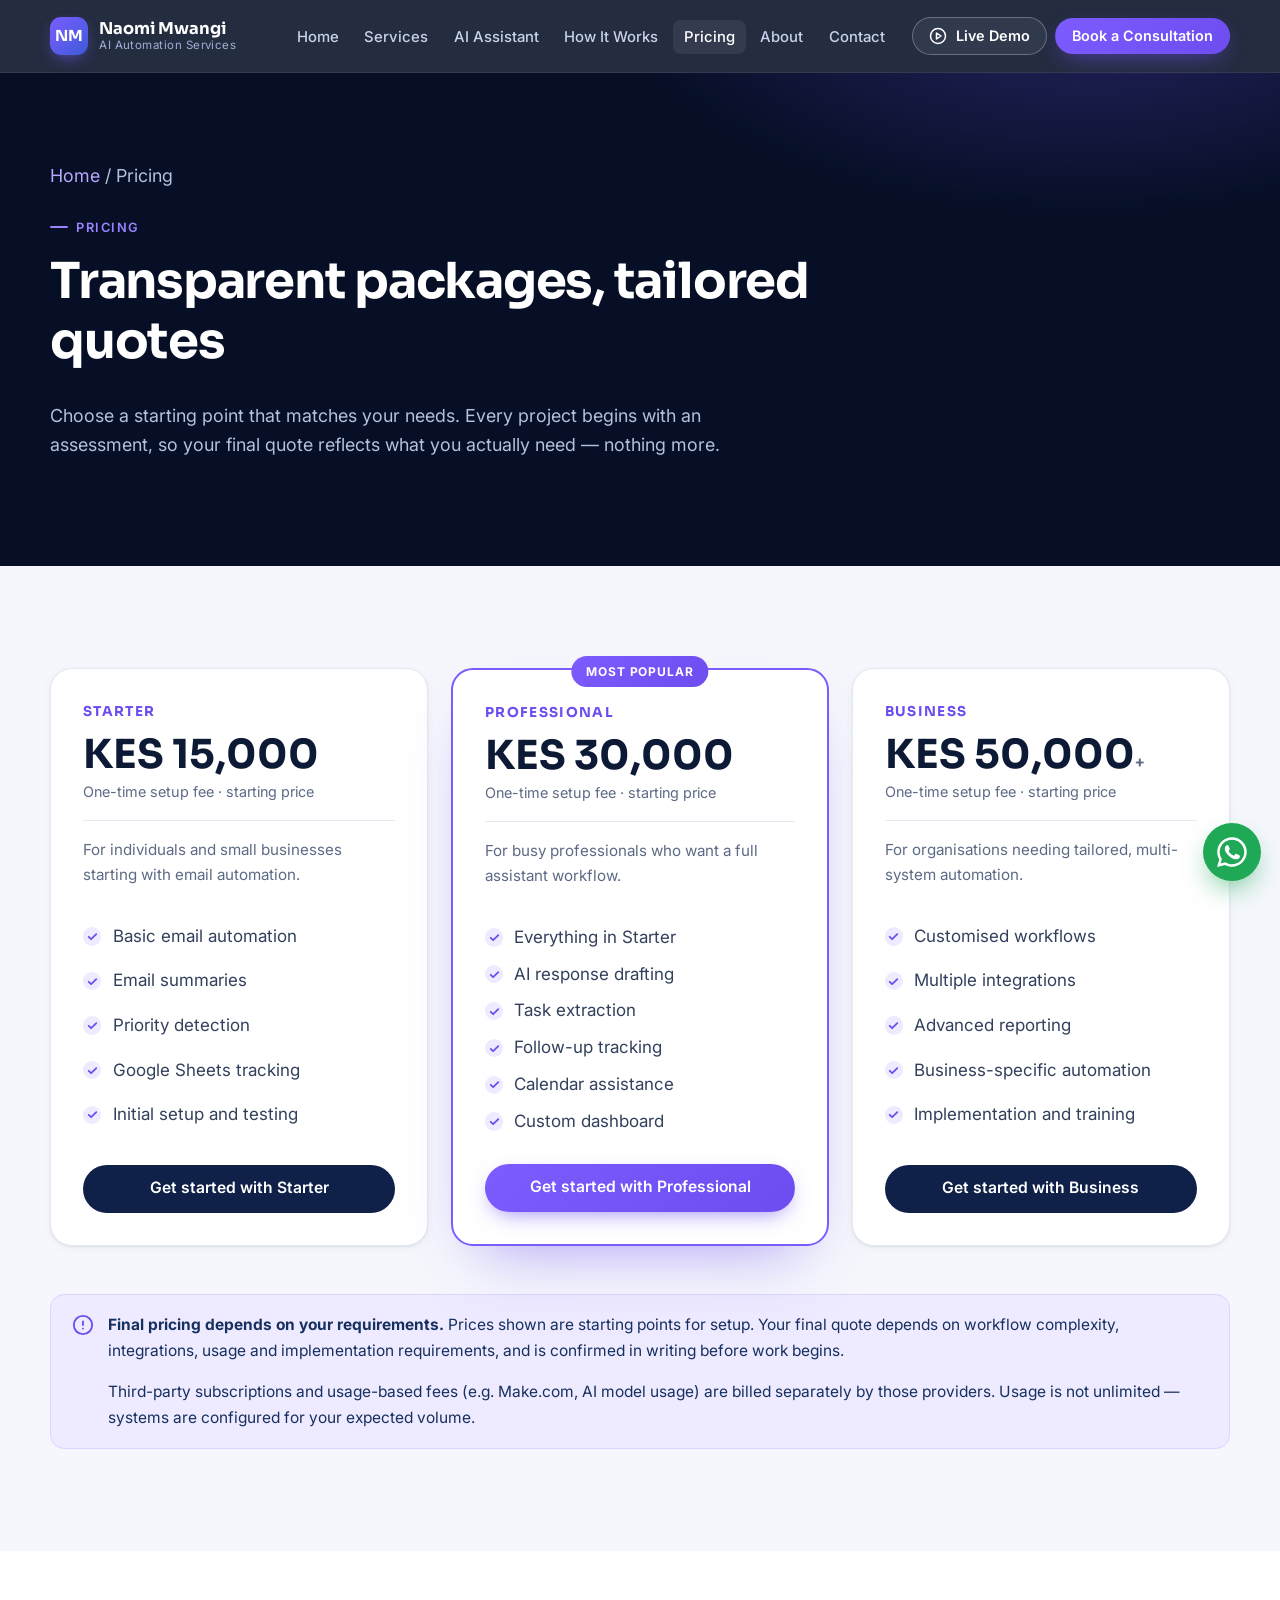
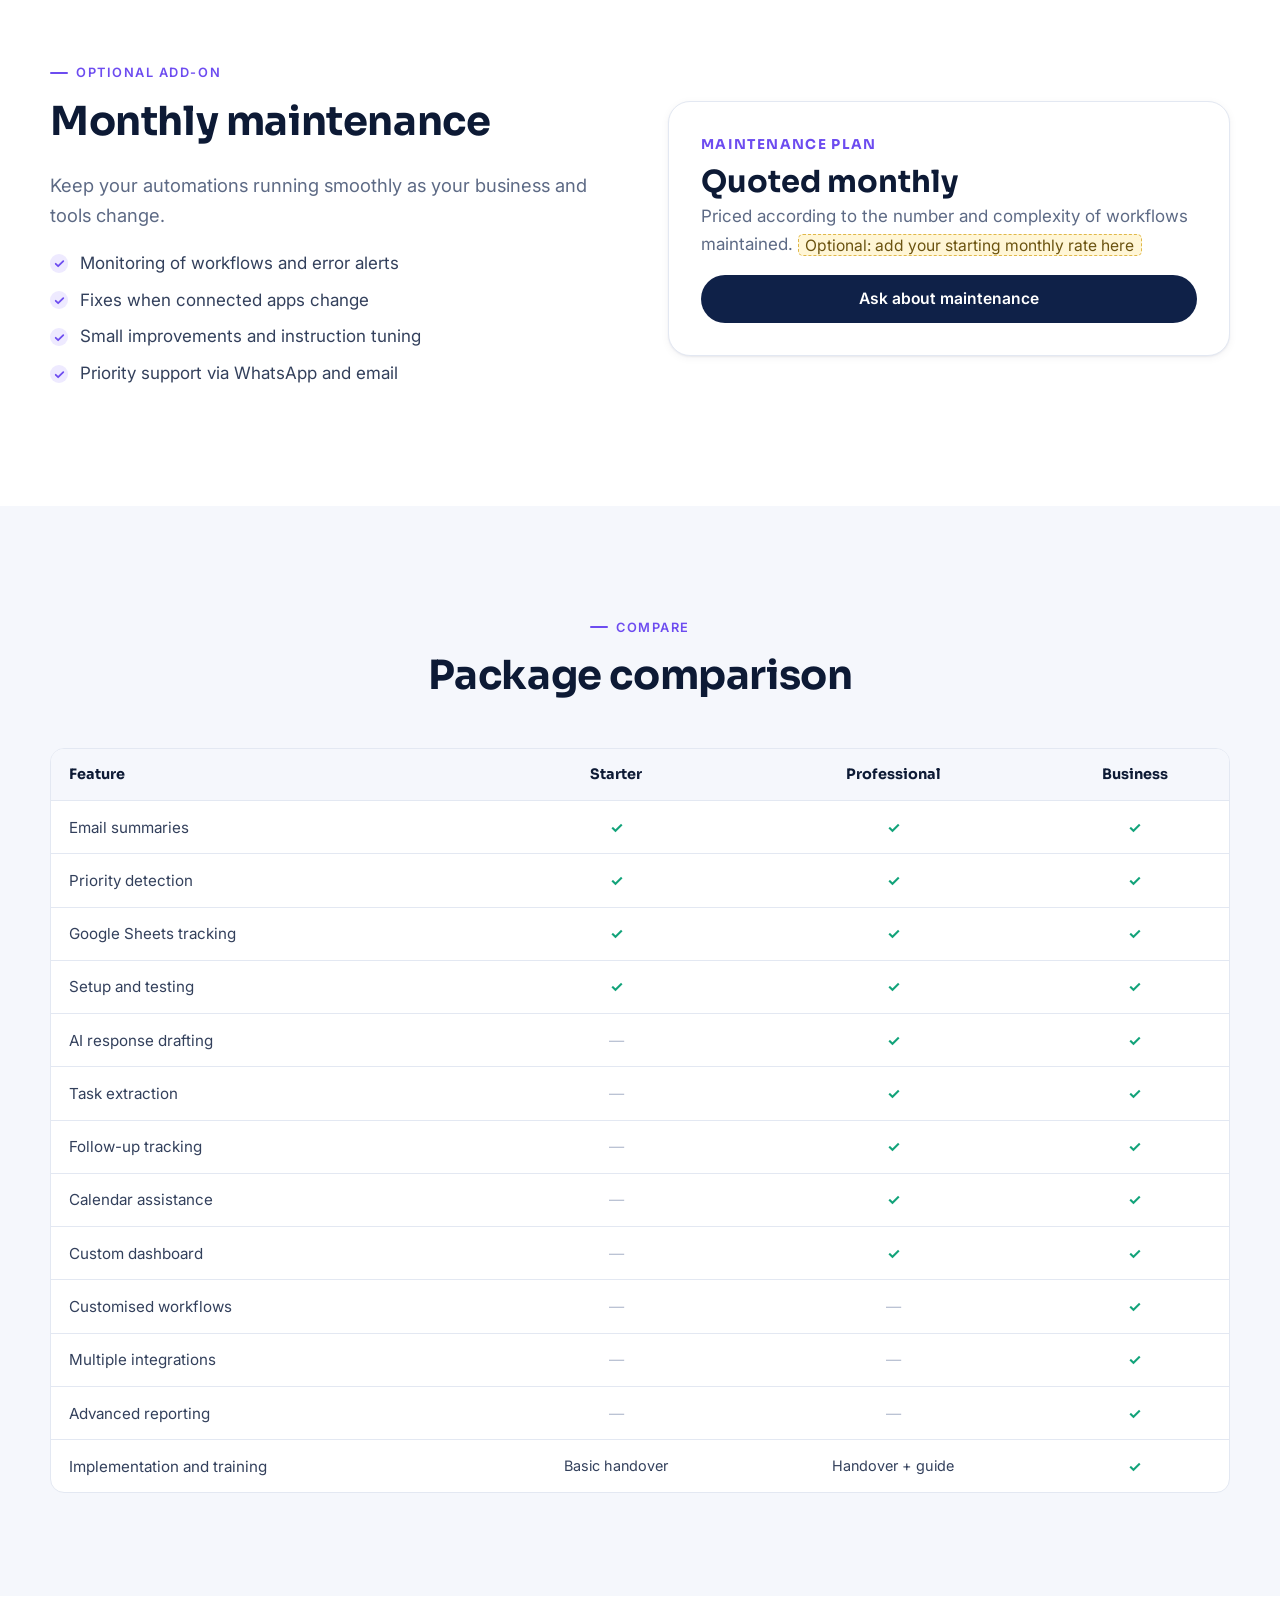
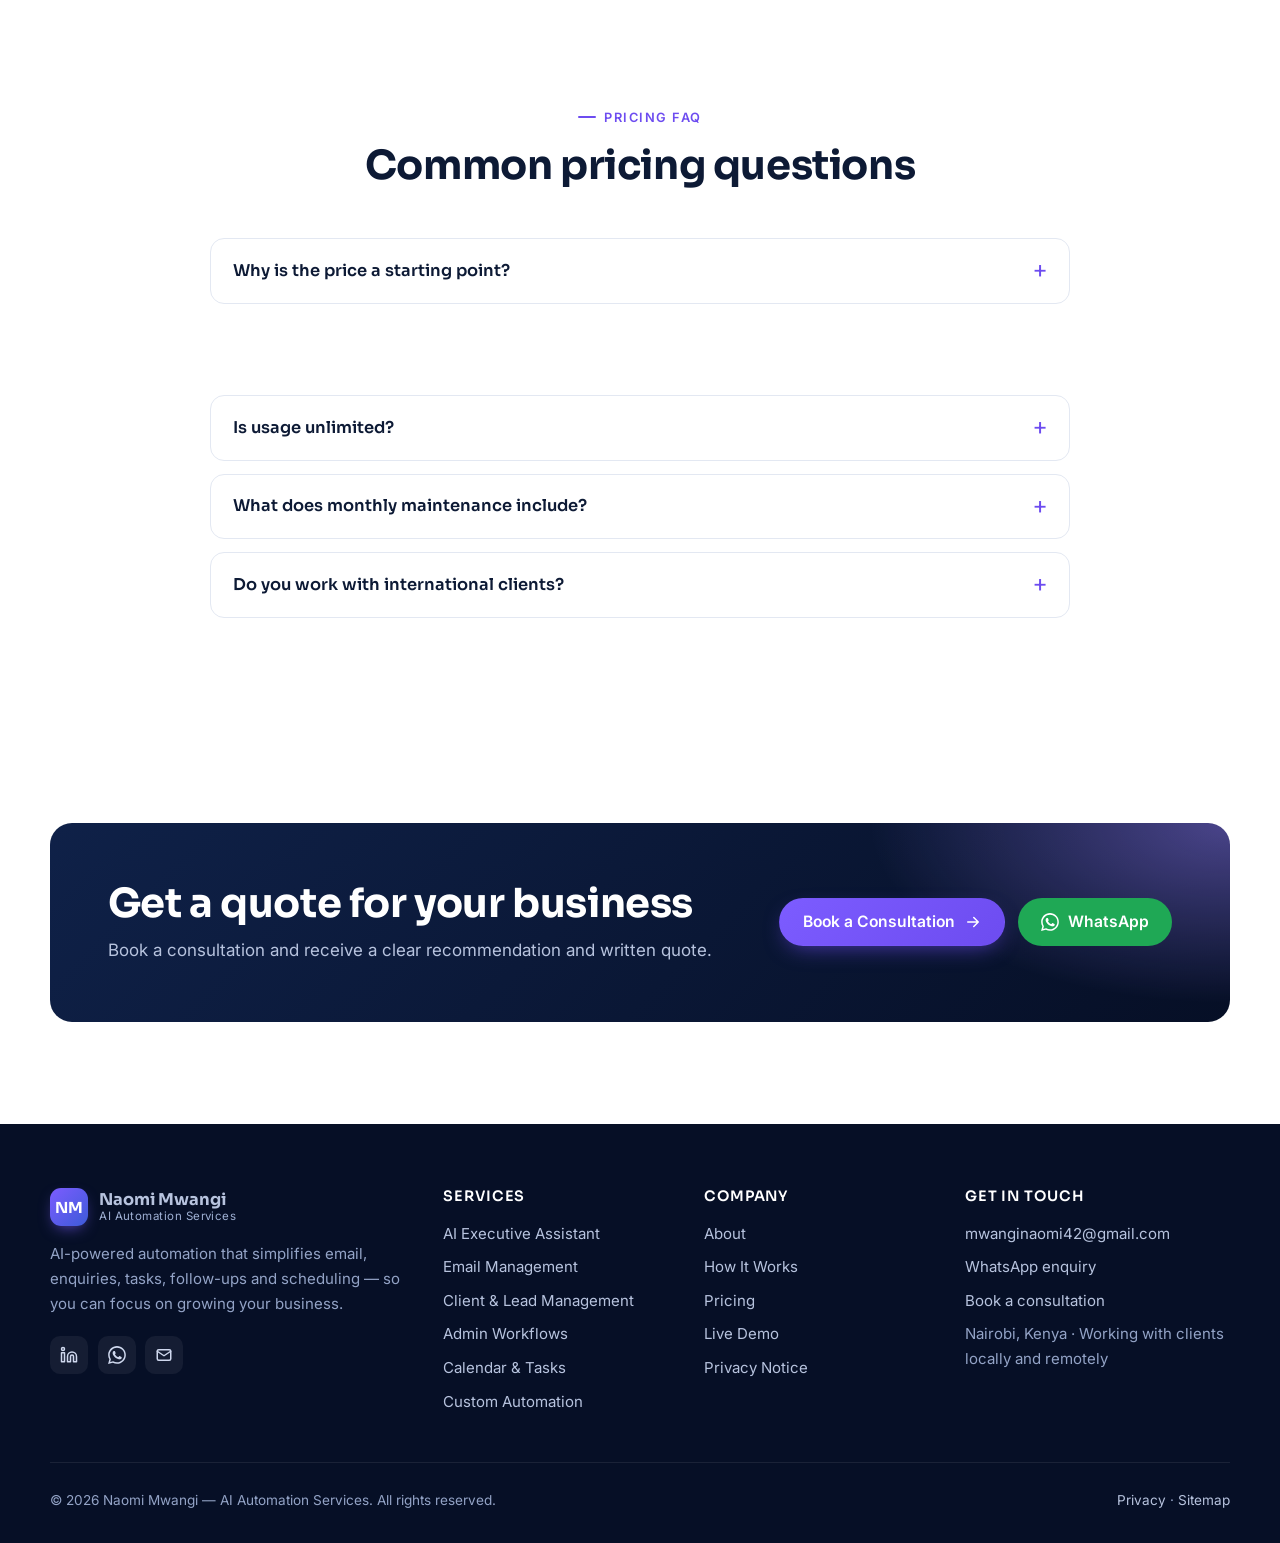
<file: pricing.html>
<!DOCTYPE html>
<html lang="en-KE" class="no-js">
<head>
<meta charset="utf-8">
<meta name="viewport" content="width=device-width, initial-scale=1">
<title>Pricing — AI Automation Packages from KES 15,000 | Naomi Mwangi</title>
<meta name="description" content="Starter, Professional and Business AI automation packages from KES 15,000, plus optional monthly maintenance. Final pricing depends on complexity, integrations and usage.">
<meta name="robots" content="index, follow">
<link rel="canonical" href="https://yomie-commits.github.io/automationservices/pricing.html">
<meta name="theme-color" content="#060f26">
<meta property="og:type" content="website">
<meta property="og:site_name" content="Naomi Mwangi — AI Automation Services">
<meta property="og:title" content="Pricing — AI Automation Packages from KES 15,000 | Naomi Mwangi">
<meta property="og:description" content="Starter, Professional and Business AI automation packages from KES 15,000, plus optional monthly maintenance. Final pricing depends on complexity, integrations and usage.">
<meta property="og:url" content="https://yomie-commits.github.io/automationservices/pricing.html">
<meta property="og:image" content="https://yomie-commits.github.io/automationservices/assets/img/og-image.png">
<meta property="og:locale" content="en_KE">
<meta name="twitter:card" content="summary_large_image">
<meta name="twitter:title" content="Pricing — AI Automation Packages from KES 15,000 | Naomi Mwangi">
<meta name="twitter:description" content="Starter, Professional and Business AI automation packages from KES 15,000, plus optional monthly maintenance. Final pricing depends on complexity, integrations and usage.">
<meta name="twitter:image" content="https://yomie-commits.github.io/automationservices/assets/img/og-image.png">
<link rel="icon" href="assets/img/favicon.svg" type="image/svg+xml">
<link rel="apple-touch-icon" href="assets/img/apple-touch-icon.png">
<link rel="preconnect" href="https://fonts.googleapis.com">
<link rel="preconnect" href="https://fonts.gstatic.com" crossorigin>
<link href="https://fonts.googleapis.com/css2?family=Inter:wght@400;500;600;700&family=Sora:wght@600;700&display=swap" rel="stylesheet">
<link rel="stylesheet" href="assets/css/styles.css">
<script type="application/ld+json">[{"@context": "https://schema.org", "@type": "Service", "name": "AI business automation packages", "provider": {"@type": "ProfessionalService", "name": "Naomi Mwangi — AI Automation Services"}, "offers": [{"@type": "Offer", "name": "Starter", "price": "15000", "priceCurrency": "KES", "description": "Basic email automation, Email summaries, Priority detection, Google Sheets tracking, Initial setup and testing"}, {"@type": "Offer", "name": "Professional", "price": "30000", "priceCurrency": "KES", "description": "Everything in Starter, AI response drafting, Task extraction, Follow-up tracking, Calendar assistance, Custom dashboard"}, {"@type": "Offer", "name": "Business", "price": "50000", "priceCurrency": "KES", "description": "Customised workflows, Multiple integrations, Advanced reporting, Business-specific automation, Implementation and training"}]}, {"@context": "https://schema.org", "@type": "FAQPage", "mainEntity": [{"@type": "Question", "name": "Why is the price a starting point?", "acceptedAnswer": {"@type": "Answer", "text": "Final pricing depends on workflow complexity, the number of integrations, expected usage and implementation requirements. You'll receive a fixed quote after the assessment, before any work starts."}}, {"@type": "Question", "name": "Are third-party tool costs included?", "acceptedAnswer": {"@type": "Answer", "text": "No. Tools such as Make.com and AI model providers have their own plans and usage-based charges, paid directly by you from your own accounts. I'll recommend the most cost-effective option for your volume."}}, {"@type": "Question", "name": "Is usage unlimited?", "acceptedAnswer": {"@type": "Answer", "text": "No. Every automation runs within the limits of the plans you choose (for example Make.com operations and AI usage). We size the system to your expected volume and explain what happens if it grows."}}, {"@type": "Question", "name": "What does monthly maintenance include?", "acceptedAnswer": {"@type": "Answer", "text": "Monitoring, fixing issues if a connected app changes, small adjustments to AI instructions and workflows, and periodic check-ins. The exact scope is agreed in writing."}}, {"@type": "Question", "name": "Do you work with international clients?", "acceptedAnswer": {"@type": "Answer", "text": "Yes. Prices are shown in Kenyan shillings; international clients can request a quote in USD or another currency."}}]}]</script>
</head>
<body>
<a class="skip-link" href="#main">Skip to content</a>
<header class="site-header">
  <nav class="container nav" aria-label="Main">
    <a class="brand" href="index.html" aria-label="Naomi Mwangi — AI Automation Services, home">
      <span class="brand__mark" aria-hidden="true">NM</span>
      <span class="brand__text"><span class="brand__name">Naomi Mwangi</span><span class="brand__tag">AI Automation Services</span></span>
    </a>
    <button class="nav__toggle" type="button" aria-expanded="false" aria-controls="nav-menu" aria-label="Open menu"><svg viewBox="0 0 24 24" fill="none" stroke="currentColor" stroke-width="2" stroke-linecap="round" stroke-linejoin="round" aria-hidden="true"><path d="M3 6h18M3 12h18M3 18h18"/></svg></button>
    <div class="nav__menu" id="nav-menu">
      <ul class="nav__links"><li><a href="index.html">Home</a></li><li><a href="services.html">Services</a></li><li><a href="ai-executive-assistant.html">AI Assistant</a></li><li><a href="how-it-works.html">How It Works</a></li><li><a href="pricing.html" aria-current="page">Pricing</a></li><li><a href="about.html">About</a></li><li><a href="contact.html">Contact</a></li></ul>
      <div class="nav__cta">
        <a class="btn btn--ghost btn--sm" href="app/" data-demo><svg viewBox="0 0 24 24" fill="none" stroke="currentColor" stroke-width="2" stroke-linecap="round" stroke-linejoin="round" aria-hidden="true"><circle cx="12" cy="12" r="10"/><path d="M10 8l6 4-6 4z"/></svg>Live Demo</a>
        <a class="btn btn--primary btn--sm" href="contact.html#consultation" data-book>Book a Consultation</a>
      </div>
    </div>
  </nav>
</header>
<main id="main">

<section class="page-hero">
  <div class="container">
    <p class="breadcrumb"><a href="index.html">Home</a> / Pricing</p>
    <span class="eyebrow">Pricing</span>
    <h1>Transparent packages, tailored quotes</h1>
    <p>Choose a starting point that matches your needs. Every project begins with an assessment, so your final quote reflects what you actually need — nothing more.</p>
    
  </div>
</section>
<section class="section section--soft">
  <div class="container">
    <div class="pricing"><article class="plan reveal">
      
      <div class="plan__name">Starter</div>
      <div class="plan__price">KES 15,000<small></small></div>
      <p class="small muted mb-0">One-time setup fee · starting price</p>
      <hr>
      <p class="plan__for mt-1">For individuals and small businesses starting with email automation.</p>
      <ul class="check-list"><li>Basic email automation</li><li>Email summaries</li><li>Priority detection</li><li>Google Sheets tracking</li><li>Initial setup and testing</li></ul>
      <a class="btn btn--navy btn--block" href="contact.html?plan=starter#enquiry">Get started with Starter</a>
    </article><article class="plan plan--featured reveal">
      <span class="plan__badge">Most popular</span>
      <div class="plan__name">Professional</div>
      <div class="plan__price">KES 30,000<small></small></div>
      <p class="small muted mb-0">One-time setup fee · starting price</p>
      <hr>
      <p class="plan__for mt-1">For busy professionals who want a full assistant workflow.</p>
      <ul class="check-list"><li>Everything in Starter</li><li>AI response drafting</li><li>Task extraction</li><li>Follow-up tracking</li><li>Calendar assistance</li><li>Custom dashboard</li></ul>
      <a class="btn btn--primary btn--block" href="contact.html?plan=professional#enquiry">Get started with Professional</a>
    </article><article class="plan reveal">
      
      <div class="plan__name">Business</div>
      <div class="plan__price">KES 50,000<small>+</small></div>
      <p class="small muted mb-0">One-time setup fee · starting price</p>
      <hr>
      <p class="plan__for mt-1">For organisations needing tailored, multi-system automation.</p>
      <ul class="check-list"><li>Customised workflows</li><li>Multiple integrations</li><li>Advanced reporting</li><li>Business-specific automation</li><li>Implementation and training</li></ul>
      <a class="btn btn--navy btn--block" href="contact.html?plan=business#enquiry">Get started with Business</a>
    </article></div>
    <div class="notice mt-3 reveal" role="note"><svg viewBox="0 0 24 24" fill="none" stroke="currentColor" stroke-width="2" stroke-linecap="round" stroke-linejoin="round" aria-hidden="true"><circle cx="12" cy="12" r="10"/><path d="M12 8v4M12 16h.01"/></svg><div><p><strong>Final pricing depends on your requirements.</strong> Prices shown are starting points for setup. Your final quote depends on workflow complexity, integrations, usage and implementation requirements, and is confirmed in writing before work begins.</p><p>Third-party subscriptions and usage-based fees (e.g. Make.com, AI model usage) are billed separately by those providers. Usage is not unlimited — systems are configured for your expected volume.</p></div></div>
  </div>
</section>
<section class="section">
  <div class="container split">
    <div class="reveal">
      <span class="eyebrow">Optional add-on</span>
      <h2>Monthly maintenance</h2>
      <p class="lead">Keep your automations running smoothly as your business and tools change.</p>
      <ul class="check-list">
        <li>Monitoring of workflows and error alerts</li>
        <li>Fixes when connected apps change</li>
        <li>Small improvements and instruction tuning</li>
        <li>Priority support via WhatsApp and email</li>
      </ul>
    </div>
    <div class="plan reveal">
      <div class="plan__name">Maintenance plan</div>
      <div class="plan__price" style="font-size:1.9rem">Quoted monthly</div>
      <p class="muted">Priced according to the number and complexity of workflows maintained. <span class="placeholder">Optional: add your starting monthly rate here</span></p>
      <a class="btn btn--navy btn--block" href="contact.html?plan=maintenance#enquiry">Ask about maintenance</a>
    </div>
  </div>
</section>
<section class="section section--soft">
  <div class="container">
    <div class="section-head reveal"><span class="eyebrow">Compare</span><h2>Package comparison</h2></div>
    <div class="table-wrap reveal">
      <table class="compare">
        <caption class="visually-hidden">Features included in each package</caption>
        <thead><tr><th scope="col">Feature</th><th scope="col">Starter</th><th scope="col">Professional</th><th scope="col">Business</th></tr></thead>
        <tbody><tr><td>Email summaries</td><td><span class="yes" aria-label="Included">✓</span></td><td><span class="yes" aria-label="Included">✓</span></td><td><span class="yes" aria-label="Included">✓</span></td></tr><tr><td>Priority detection</td><td><span class="yes" aria-label="Included">✓</span></td><td><span class="yes" aria-label="Included">✓</span></td><td><span class="yes" aria-label="Included">✓</span></td></tr><tr><td>Google Sheets tracking</td><td><span class="yes" aria-label="Included">✓</span></td><td><span class="yes" aria-label="Included">✓</span></td><td><span class="yes" aria-label="Included">✓</span></td></tr><tr><td>Setup and testing</td><td><span class="yes" aria-label="Included">✓</span></td><td><span class="yes" aria-label="Included">✓</span></td><td><span class="yes" aria-label="Included">✓</span></td></tr><tr><td>AI response drafting</td><td><span class="no" aria-label="Not included">—</span></td><td><span class="yes" aria-label="Included">✓</span></td><td><span class="yes" aria-label="Included">✓</span></td></tr><tr><td>Task extraction</td><td><span class="no" aria-label="Not included">—</span></td><td><span class="yes" aria-label="Included">✓</span></td><td><span class="yes" aria-label="Included">✓</span></td></tr><tr><td>Follow-up tracking</td><td><span class="no" aria-label="Not included">—</span></td><td><span class="yes" aria-label="Included">✓</span></td><td><span class="yes" aria-label="Included">✓</span></td></tr><tr><td>Calendar assistance</td><td><span class="no" aria-label="Not included">—</span></td><td><span class="yes" aria-label="Included">✓</span></td><td><span class="yes" aria-label="Included">✓</span></td></tr><tr><td>Custom dashboard</td><td><span class="no" aria-label="Not included">—</span></td><td><span class="yes" aria-label="Included">✓</span></td><td><span class="yes" aria-label="Included">✓</span></td></tr><tr><td>Customised workflows</td><td><span class="no" aria-label="Not included">—</span></td><td><span class="no" aria-label="Not included">—</span></td><td><span class="yes" aria-label="Included">✓</span></td></tr><tr><td>Multiple integrations</td><td><span class="no" aria-label="Not included">—</span></td><td><span class="no" aria-label="Not included">—</span></td><td><span class="yes" aria-label="Included">✓</span></td></tr><tr><td>Advanced reporting</td><td><span class="no" aria-label="Not included">—</span></td><td><span class="no" aria-label="Not included">—</span></td><td><span class="yes" aria-label="Included">✓</span></td></tr><tr><td>Implementation and training</td><td class="small">Basic handover</td><td class="small">Handover + guide</td><td><span class="yes" aria-label="Included">✓</span></td></tr></tbody>
      </table>
    </div>
  </div>
</section>
<section class="section">
  <div class="container">
    <div class="section-head reveal"><span class="eyebrow">Pricing FAQ</span><h2>Common pricing questions</h2></div>
    <div class="faq"><details class="reveal"><summary>Why is the price a starting point?</summary><div><p class="mb-0">Final pricing depends on workflow complexity, the number of integrations, expected usage and implementation requirements. You'll receive a fixed quote after the assessment, before any work starts.</p></div></details><details class="reveal"><summary>Are third-party tool costs included?</summary><div><p class="mb-0">No. Tools such as Make.com and AI model providers have their own plans and usage-based charges, paid directly by you from your own accounts. I'll recommend the most cost-effective option for your volume.</p></div></details><details class="reveal"><summary>Is usage unlimited?</summary><div><p class="mb-0">No. Every automation runs within the limits of the plans you choose (for example Make.com operations and AI usage). We size the system to your expected volume and explain what happens if it grows.</p></div></details><details class="reveal"><summary>What does monthly maintenance include?</summary><div><p class="mb-0">Monitoring, fixing issues if a connected app changes, small adjustments to AI instructions and workflows, and periodic check-ins. The exact scope is agreed in writing.</p></div></details><details class="reveal"><summary>Do you work with international clients?</summary><div><p class="mb-0">Yes. Prices are shown in Kenyan shillings; international clients can request a quote in USD or another currency.</p></div></details></div>
  </div>
</section>
<section class="section">
  <div class="container">
    <div class="cta-band reveal">
      <div><h2>Get a quote for your business</h2><p>Book a consultation and receive a clear recommendation and written quote.</p></div>
      <div class="btn-row">
        <a class="btn btn--primary" href="contact.html#consultation" data-book>Book a Consultation <svg viewBox="0 0 24 24" fill="none" stroke="currentColor" stroke-width="2" stroke-linecap="round" stroke-linejoin="round" aria-hidden="true"><path d="M5 12h14M13 6l6 6-6 6"/></svg></a>
        <a class="btn btn--whatsapp" href="contact.html" data-wa><svg viewBox="0 0 24 24" fill="currentColor" aria-hidden="true"><path d="M17.5 14.4c-.3-.1-1.8-.9-2-1-.3-.1-.5-.1-.7.1-.2.3-.8 1-.9 1.2-.2.2-.3.2-.6.1-.3-.1-1.2-.5-2.3-1.4-.9-.8-1.4-1.7-1.6-2-.2-.3 0-.5.1-.6l.4-.5c.1-.2.2-.3.3-.5.1-.2 0-.4 0-.5l-.9-2.2c-.2-.6-.5-.5-.7-.5h-.6c-.2 0-.5.1-.8.4-.3.3-1 1-1 2.5s1.1 2.9 1.2 3.1c.1.2 2.1 3.2 5.1 4.5.7.3 1.3.5 1.7.6.7.2 1.4.2 1.9.1.6-.1 1.8-.7 2-1.4.2-.7.2-1.3.2-1.4-.1-.2-.3-.3-.6-.4zM12 21.8c-1.8 0-3.5-.5-5-1.4l-.4-.2-3.7 1 1-3.6-.2-.4c-1-1.6-1.5-3.4-1.5-5.2 0-5.4 4.4-9.8 9.8-9.8 2.6 0 5.1 1 6.9 2.9 1.8 1.8 2.9 4.3 2.9 6.9 0 5.4-4.4 9.8-9.8 9.8zm8.4-18.2C18.1 1.3 15.2.1 12 .1 5.5.1.2 5.4.2 11.9c0 2.1.5 4.1 1.6 5.9L.1 24l6.3-1.7c1.7.9 3.7 1.4 5.6 1.4 6.5 0 11.8-5.3 11.8-11.8 0-3.2-1.2-6.1-3.5-8.3z"/></svg> WhatsApp</a>
      </div>
    </div>
  </div>
</section>

</main>
<footer class="site-footer">
  <div class="container">
    <div class="footer__grid">
      <div>
        <a class="brand" href="index.html"><span class="brand__mark" aria-hidden="true">NM</span><span class="brand__text"><span class="brand__name">Naomi Mwangi</span><span class="brand__tag">AI Automation Services</span></span></a>
        <p class="mt-1">AI-powered automation that simplifies email, enquiries, tasks, follow-ups and scheduling — so you can focus on growing your business.</p>
        <div class="socials">
          <a href="contact.html" data-linkedin aria-label="LinkedIn"><svg viewBox="0 0 24 24" fill="none" stroke="currentColor" stroke-width="2" stroke-linecap="round" stroke-linejoin="round" aria-hidden="true"><path d="M16 8a6 6 0 0 1 6 6v7h-4v-7a2 2 0 0 0-4 0v7h-4v-7a6 6 0 0 1 6-6z"/><rect x="2" y="9" width="4" height="12"/><circle cx="4" cy="4" r="2"/></svg></a>
          <a href="contact.html" data-wa aria-label="WhatsApp"><svg viewBox="0 0 24 24" fill="currentColor" aria-hidden="true"><path d="M17.5 14.4c-.3-.1-1.8-.9-2-1-.3-.1-.5-.1-.7.1-.2.3-.8 1-.9 1.2-.2.2-.3.2-.6.1-.3-.1-1.2-.5-2.3-1.4-.9-.8-1.4-1.7-1.6-2-.2-.3 0-.5.1-.6l.4-.5c.1-.2.2-.3.3-.5.1-.2 0-.4 0-.5l-.9-2.2c-.2-.6-.5-.5-.7-.5h-.6c-.2 0-.5.1-.8.4-.3.3-1 1-1 2.5s1.1 2.9 1.2 3.1c.1.2 2.1 3.2 5.1 4.5.7.3 1.3.5 1.7.6.7.2 1.4.2 1.9.1.6-.1 1.8-.7 2-1.4.2-.7.2-1.3.2-1.4-.1-.2-.3-.3-.6-.4zM12 21.8c-1.8 0-3.5-.5-5-1.4l-.4-.2-3.7 1 1-3.6-.2-.4c-1-1.6-1.5-3.4-1.5-5.2 0-5.4 4.4-9.8 9.8-9.8 2.6 0 5.1 1 6.9 2.9 1.8 1.8 2.9 4.3 2.9 6.9 0 5.4-4.4 9.8-9.8 9.8zm8.4-18.2C18.1 1.3 15.2.1 12 .1 5.5.1.2 5.4.2 11.9c0 2.1.5 4.1 1.6 5.9L.1 24l6.3-1.7c1.7.9 3.7 1.4 5.6 1.4 6.5 0 11.8-5.3 11.8-11.8 0-3.2-1.2-6.1-3.5-8.3z"/></svg></a>
          <a href="contact.html" data-email aria-label="Email"><svg viewBox="0 0 24 24" fill="none" stroke="currentColor" stroke-width="2" stroke-linecap="round" stroke-linejoin="round" aria-hidden="true"><rect x="3" y="5" width="18" height="14" rx="2"/><path d="M3 7l9 6 9-6"/></svg></a>
        </div>
      </div>
      <div>
        <h4>Services</h4>
        <ul>
          <li><a href="services.html#ai-executive-assistant">AI Executive Assistant</a></li>
          <li><a href="services.html#email-management">Email Management</a></li>
          <li><a href="services.html#client-lead-management">Client &amp; Lead Management</a></li>
          <li><a href="services.html#admin-workflows">Admin Workflows</a></li>
          <li><a href="services.html#calendar-tasks">Calendar &amp; Tasks</a></li>
          <li><a href="services.html#custom-automation">Custom Automation</a></li>
        </ul>
      </div>
      <div>
        <h4>Company</h4>
        <ul>
          <li><a href="about.html">About</a></li>
          <li><a href="how-it-works.html">How It Works</a></li>
          <li><a href="pricing.html">Pricing</a></li>
          <li><a href="app/" data-demo>Live Demo</a></li>
          <li><a href="privacy.html">Privacy Notice</a></li>
        </ul>
      </div>
      <div>
        <h4>Get in touch</h4>
        <ul>
          <li><a href="contact.html" data-email><span data-email-text>Email</span></a></li>
          <li><a href="contact.html" data-wa>WhatsApp enquiry</a></li>
          <li><a href="contact.html#consultation" data-book>Book a consultation</a></li>
          <li>Nairobi, Kenya · Working with clients locally and remotely</li>
        </ul>
      </div>
    </div>
    <div class="footer__bottom">
      <span>&copy; <span data-year>2026</span> Naomi Mwangi — AI Automation Services. All rights reserved.</span>
      <span><a href="privacy.html">Privacy</a> · <a href="sitemap.xml">Sitemap</a></span>
    </div>
  </div>
</footer>
<a class="wa-float" href="contact.html" data-wa aria-label="Chat on WhatsApp"><svg viewBox="0 0 24 24" fill="currentColor" aria-hidden="true"><path d="M17.5 14.4c-.3-.1-1.8-.9-2-1-.3-.1-.5-.1-.7.1-.2.3-.8 1-.9 1.2-.2.2-.3.2-.6.1-.3-.1-1.2-.5-2.3-1.4-.9-.8-1.4-1.7-1.6-2-.2-.3 0-.5.1-.6l.4-.5c.1-.2.2-.3.3-.5.1-.2 0-.4 0-.5l-.9-2.2c-.2-.6-.5-.5-.7-.5h-.6c-.2 0-.5.1-.8.4-.3.3-1 1-1 2.5s1.1 2.9 1.2 3.1c.1.2 2.1 3.2 5.1 4.5.7.3 1.3.5 1.7.6.7.2 1.4.2 1.9.1.6-.1 1.8-.7 2-1.4.2-.7.2-1.3.2-1.4-.1-.2-.3-.3-.6-.4zM12 21.8c-1.8 0-3.5-.5-5-1.4l-.4-.2-3.7 1 1-3.6-.2-.4c-1-1.6-1.5-3.4-1.5-5.2 0-5.4 4.4-9.8 9.8-9.8 2.6 0 5.1 1 6.9 2.9 1.8 1.8 2.9 4.3 2.9 6.9 0 5.4-4.4 9.8-9.8 9.8zm8.4-18.2C18.1 1.3 15.2.1 12 .1 5.5.1.2 5.4.2 11.9c0 2.1.5 4.1 1.6 5.9L.1 24l6.3-1.7c1.7.9 3.7 1.4 5.6 1.4 6.5 0 11.8-5.3 11.8-11.8 0-3.2-1.2-6.1-3.5-8.3z"/></svg></a>
<script src="assets/js/config.js"></script>
<script src="assets/js/main.js"></script>

</body>
</html>
</file>
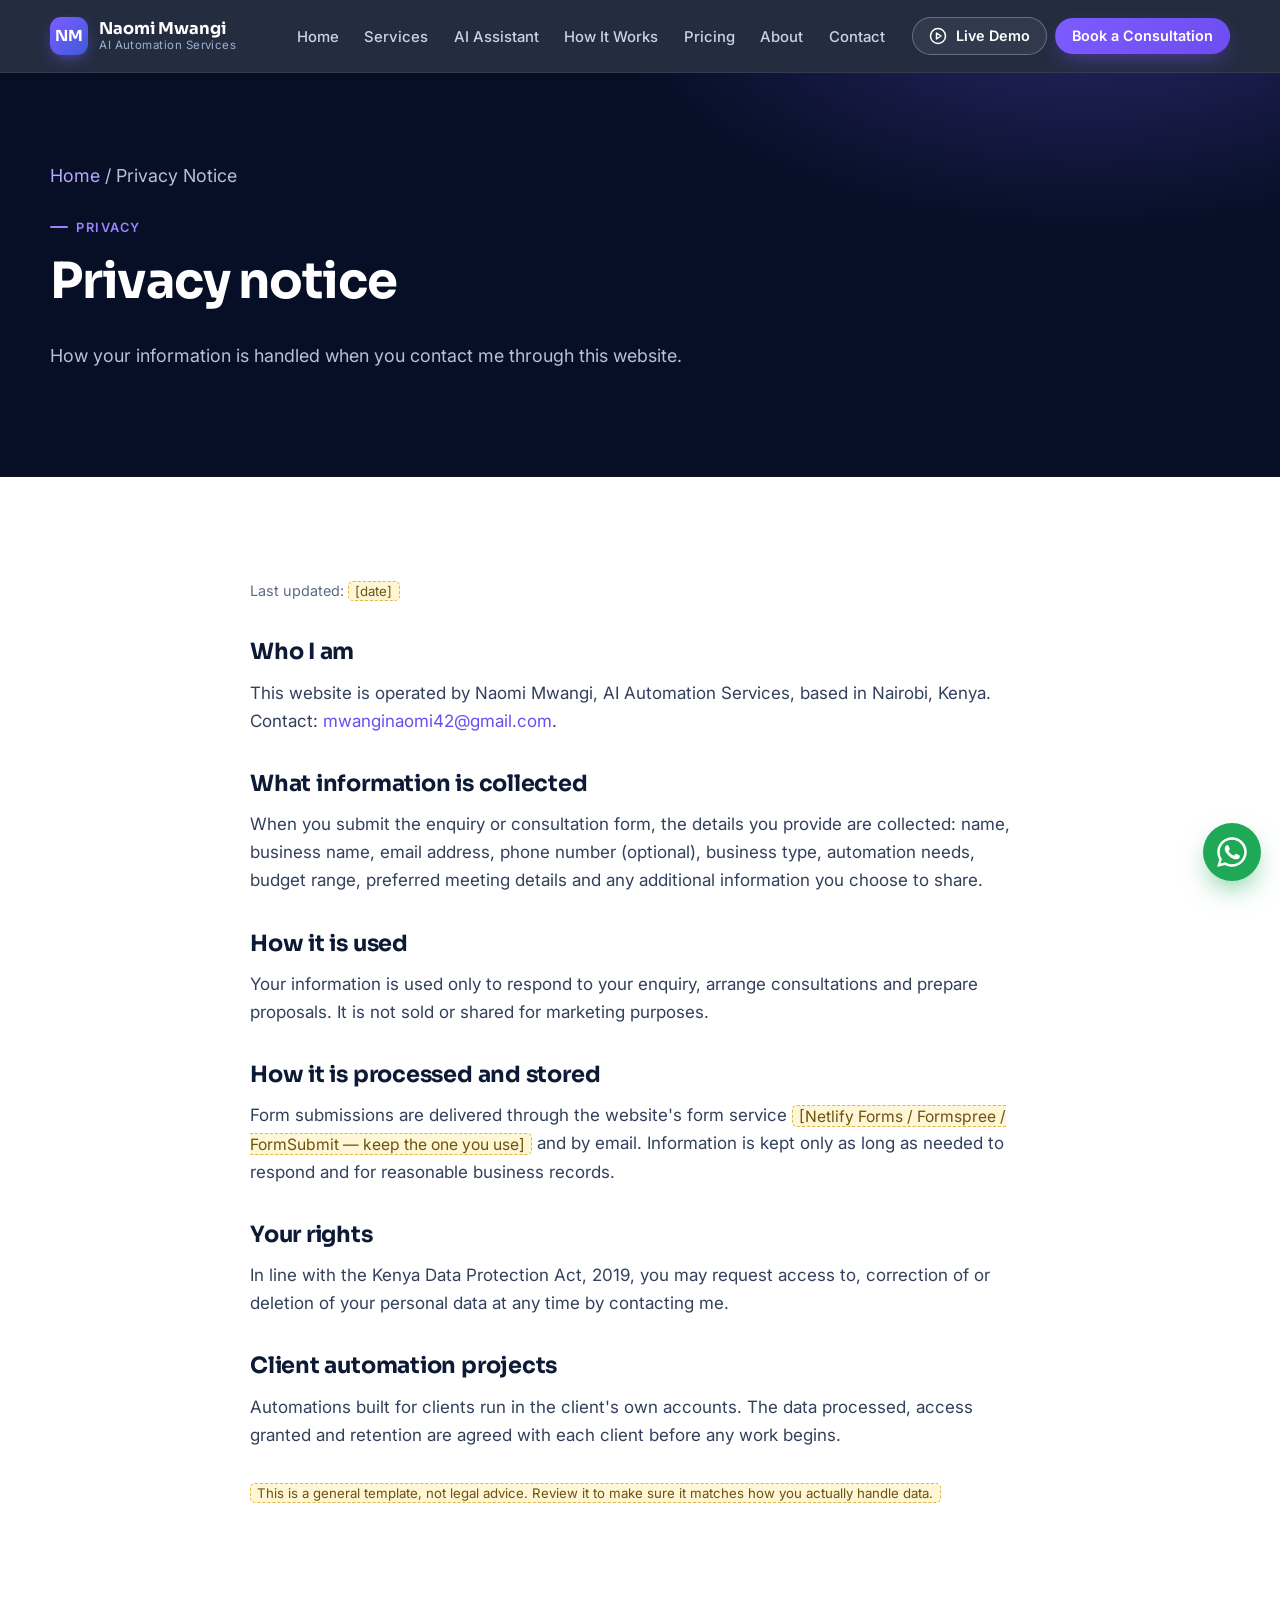
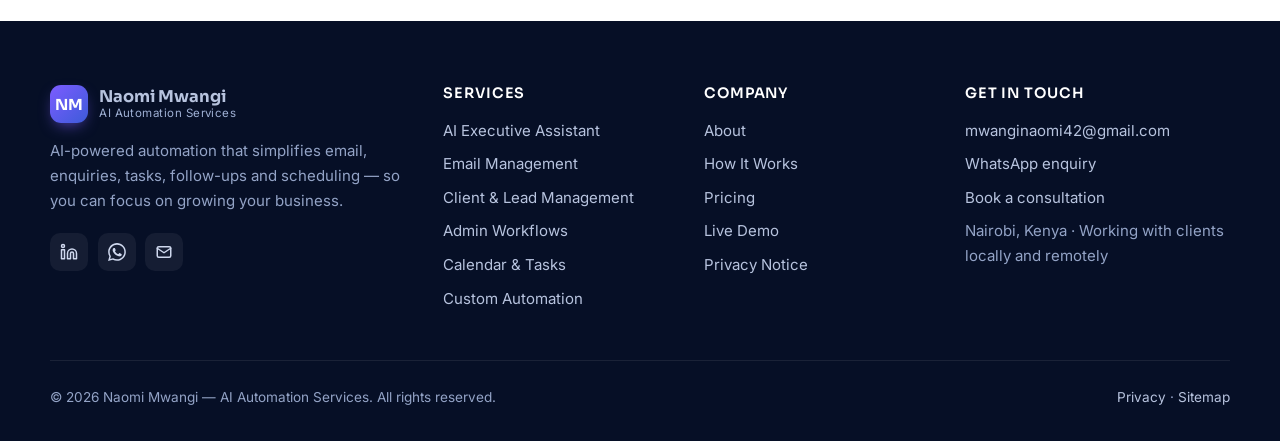
<file: privacy.html>
<!DOCTYPE html>
<html lang="en-KE" class="no-js">
<head>
<meta charset="utf-8">
<meta name="viewport" content="width=device-width, initial-scale=1">
<title>Privacy Notice | Naomi Mwangi</title>
<meta name="description" content="How enquiry and consultation form data is collected and used.">
<meta name="robots" content="index, follow">
<link rel="canonical" href="https://yomie-commits.github.io/automationservices/privacy.html">
<meta name="theme-color" content="#060f26">
<meta property="og:type" content="website">
<meta property="og:site_name" content="Naomi Mwangi — AI Automation Services">
<meta property="og:title" content="Privacy Notice | Naomi Mwangi">
<meta property="og:description" content="How enquiry and consultation form data is collected and used.">
<meta property="og:url" content="https://yomie-commits.github.io/automationservices/privacy.html">
<meta property="og:image" content="https://yomie-commits.github.io/automationservices/assets/img/og-image.png">
<meta property="og:locale" content="en_KE">
<meta name="twitter:card" content="summary_large_image">
<meta name="twitter:title" content="Privacy Notice | Naomi Mwangi">
<meta name="twitter:description" content="How enquiry and consultation form data is collected and used.">
<meta name="twitter:image" content="https://yomie-commits.github.io/automationservices/assets/img/og-image.png">
<link rel="icon" href="assets/img/favicon.svg" type="image/svg+xml">
<link rel="apple-touch-icon" href="assets/img/apple-touch-icon.png">
<link rel="preconnect" href="https://fonts.googleapis.com">
<link rel="preconnect" href="https://fonts.gstatic.com" crossorigin>
<link href="https://fonts.googleapis.com/css2?family=Inter:wght@400;500;600;700&family=Sora:wght@600;700&display=swap" rel="stylesheet">
<link rel="stylesheet" href="assets/css/styles.css">

</head>
<body>
<a class="skip-link" href="#main">Skip to content</a>
<header class="site-header">
  <nav class="container nav" aria-label="Main">
    <a class="brand" href="index.html" aria-label="Naomi Mwangi — AI Automation Services, home">
      <span class="brand__mark" aria-hidden="true">NM</span>
      <span class="brand__text"><span class="brand__name">Naomi Mwangi</span><span class="brand__tag">AI Automation Services</span></span>
    </a>
    <button class="nav__toggle" type="button" aria-expanded="false" aria-controls="nav-menu" aria-label="Open menu"><svg viewBox="0 0 24 24" fill="none" stroke="currentColor" stroke-width="2" stroke-linecap="round" stroke-linejoin="round" aria-hidden="true"><path d="M3 6h18M3 12h18M3 18h18"/></svg></button>
    <div class="nav__menu" id="nav-menu">
      <ul class="nav__links"><li><a href="index.html">Home</a></li><li><a href="services.html">Services</a></li><li><a href="ai-executive-assistant.html">AI Assistant</a></li><li><a href="how-it-works.html">How It Works</a></li><li><a href="pricing.html">Pricing</a></li><li><a href="about.html">About</a></li><li><a href="contact.html">Contact</a></li></ul>
      <div class="nav__cta">
        <a class="btn btn--ghost btn--sm" href="app/" data-demo><svg viewBox="0 0 24 24" fill="none" stroke="currentColor" stroke-width="2" stroke-linecap="round" stroke-linejoin="round" aria-hidden="true"><circle cx="12" cy="12" r="10"/><path d="M10 8l6 4-6 4z"/></svg>Live Demo</a>
        <a class="btn btn--primary btn--sm" href="contact.html#consultation" data-book>Book a Consultation</a>
      </div>
    </div>
  </nav>
</header>
<main id="main">

<section class="page-hero">
  <div class="container">
    <p class="breadcrumb"><a href="index.html">Home</a> / Privacy Notice</p>
    <span class="eyebrow">Privacy</span>
    <h1>Privacy notice</h1>
    <p>How your information is handled when you contact me through this website.</p>
    
  </div>
</section>
<section class="section">
  <div class="container prose">
    <p class="small muted">Last updated: <span class="placeholder">[date]</span></p>
    <h2>Who I am</h2>
    <p>This website is operated by Naomi Mwangi, AI Automation Services, based in Nairobi, Kenya. Contact: <a href="contact.html" data-email><span data-email-text>see contact page</span></a>.</p>
    <h2>What information is collected</h2>
    <p>When you submit the enquiry or consultation form, the details you provide are collected: name, business name, email address, phone number (optional), business type, automation needs, budget range, preferred meeting details and any additional information you choose to share.</p>
    <h2>How it is used</h2>
    <p>Your information is used only to respond to your enquiry, arrange consultations and prepare proposals. It is not sold or shared for marketing purposes.</p>
    <h2>How it is processed and stored</h2>
    <p>Form submissions are delivered through the website's form service <span class="placeholder">[Netlify Forms / Formspree / FormSubmit — keep the one you use]</span> and by email. Information is kept only as long as needed to respond and for reasonable business records.</p>
    <h2>Your rights</h2>
    <p>In line with the Kenya Data Protection Act, 2019, you may request access to, correction of or deletion of your personal data at any time by contacting me.</p>
    <h2>Client automation projects</h2>
    <p>Automations built for clients run in the client's own accounts. The data processed, access granted and retention are agreed with each client before any work begins.</p>
    <p class="small muted mt-2"><span class="placeholder">This is a general template, not legal advice. Review it to make sure it matches how you actually handle data.</span></p>
  </div>
</section>
</main>
<footer class="site-footer">
  <div class="container">
    <div class="footer__grid">
      <div>
        <a class="brand" href="index.html"><span class="brand__mark" aria-hidden="true">NM</span><span class="brand__text"><span class="brand__name">Naomi Mwangi</span><span class="brand__tag">AI Automation Services</span></span></a>
        <p class="mt-1">AI-powered automation that simplifies email, enquiries, tasks, follow-ups and scheduling — so you can focus on growing your business.</p>
        <div class="socials">
          <a href="contact.html" data-linkedin aria-label="LinkedIn"><svg viewBox="0 0 24 24" fill="none" stroke="currentColor" stroke-width="2" stroke-linecap="round" stroke-linejoin="round" aria-hidden="true"><path d="M16 8a6 6 0 0 1 6 6v7h-4v-7a2 2 0 0 0-4 0v7h-4v-7a6 6 0 0 1 6-6z"/><rect x="2" y="9" width="4" height="12"/><circle cx="4" cy="4" r="2"/></svg></a>
          <a href="contact.html" data-wa aria-label="WhatsApp"><svg viewBox="0 0 24 24" fill="currentColor" aria-hidden="true"><path d="M17.5 14.4c-.3-.1-1.8-.9-2-1-.3-.1-.5-.1-.7.1-.2.3-.8 1-.9 1.2-.2.2-.3.2-.6.1-.3-.1-1.2-.5-2.3-1.4-.9-.8-1.4-1.7-1.6-2-.2-.3 0-.5.1-.6l.4-.5c.1-.2.2-.3.3-.5.1-.2 0-.4 0-.5l-.9-2.2c-.2-.6-.5-.5-.7-.5h-.6c-.2 0-.5.1-.8.4-.3.3-1 1-1 2.5s1.1 2.9 1.2 3.1c.1.2 2.1 3.2 5.1 4.5.7.3 1.3.5 1.7.6.7.2 1.4.2 1.9.1.6-.1 1.8-.7 2-1.4.2-.7.2-1.3.2-1.4-.1-.2-.3-.3-.6-.4zM12 21.8c-1.8 0-3.5-.5-5-1.4l-.4-.2-3.7 1 1-3.6-.2-.4c-1-1.6-1.5-3.4-1.5-5.2 0-5.4 4.4-9.8 9.8-9.8 2.6 0 5.1 1 6.9 2.9 1.8 1.8 2.9 4.3 2.9 6.9 0 5.4-4.4 9.8-9.8 9.8zm8.4-18.2C18.1 1.3 15.2.1 12 .1 5.5.1.2 5.4.2 11.9c0 2.1.5 4.1 1.6 5.9L.1 24l6.3-1.7c1.7.9 3.7 1.4 5.6 1.4 6.5 0 11.8-5.3 11.8-11.8 0-3.2-1.2-6.1-3.5-8.3z"/></svg></a>
          <a href="contact.html" data-email aria-label="Email"><svg viewBox="0 0 24 24" fill="none" stroke="currentColor" stroke-width="2" stroke-linecap="round" stroke-linejoin="round" aria-hidden="true"><rect x="3" y="5" width="18" height="14" rx="2"/><path d="M3 7l9 6 9-6"/></svg></a>
        </div>
      </div>
      <div>
        <h4>Services</h4>
        <ul>
          <li><a href="services.html#ai-executive-assistant">AI Executive Assistant</a></li>
          <li><a href="services.html#email-management">Email Management</a></li>
          <li><a href="services.html#client-lead-management">Client &amp; Lead Management</a></li>
          <li><a href="services.html#admin-workflows">Admin Workflows</a></li>
          <li><a href="services.html#calendar-tasks">Calendar &amp; Tasks</a></li>
          <li><a href="services.html#custom-automation">Custom Automation</a></li>
        </ul>
      </div>
      <div>
        <h4>Company</h4>
        <ul>
          <li><a href="about.html">About</a></li>
          <li><a href="how-it-works.html">How It Works</a></li>
          <li><a href="pricing.html">Pricing</a></li>
          <li><a href="app/" data-demo>Live Demo</a></li>
          <li><a href="privacy.html">Privacy Notice</a></li>
        </ul>
      </div>
      <div>
        <h4>Get in touch</h4>
        <ul>
          <li><a href="contact.html" data-email><span data-email-text>Email</span></a></li>
          <li><a href="contact.html" data-wa>WhatsApp enquiry</a></li>
          <li><a href="contact.html#consultation" data-book>Book a consultation</a></li>
          <li>Nairobi, Kenya · Working with clients locally and remotely</li>
        </ul>
      </div>
    </div>
    <div class="footer__bottom">
      <span>&copy; <span data-year>2026</span> Naomi Mwangi — AI Automation Services. All rights reserved.</span>
      <span><a href="privacy.html">Privacy</a> · <a href="sitemap.xml">Sitemap</a></span>
    </div>
  </div>
</footer>
<a class="wa-float" href="contact.html" data-wa aria-label="Chat on WhatsApp"><svg viewBox="0 0 24 24" fill="currentColor" aria-hidden="true"><path d="M17.5 14.4c-.3-.1-1.8-.9-2-1-.3-.1-.5-.1-.7.1-.2.3-.8 1-.9 1.2-.2.2-.3.2-.6.1-.3-.1-1.2-.5-2.3-1.4-.9-.8-1.4-1.7-1.6-2-.2-.3 0-.5.1-.6l.4-.5c.1-.2.2-.3.3-.5.1-.2 0-.4 0-.5l-.9-2.2c-.2-.6-.5-.5-.7-.5h-.6c-.2 0-.5.1-.8.4-.3.3-1 1-1 2.5s1.1 2.9 1.2 3.1c.1.2 2.1 3.2 5.1 4.5.7.3 1.3.5 1.7.6.7.2 1.4.2 1.9.1.6-.1 1.8-.7 2-1.4.2-.7.2-1.3.2-1.4-.1-.2-.3-.3-.6-.4zM12 21.8c-1.8 0-3.5-.5-5-1.4l-.4-.2-3.7 1 1-3.6-.2-.4c-1-1.6-1.5-3.4-1.5-5.2 0-5.4 4.4-9.8 9.8-9.8 2.6 0 5.1 1 6.9 2.9 1.8 1.8 2.9 4.3 2.9 6.9 0 5.4-4.4 9.8-9.8 9.8zm8.4-18.2C18.1 1.3 15.2.1 12 .1 5.5.1.2 5.4.2 11.9c0 2.1.5 4.1 1.6 5.9L.1 24l6.3-1.7c1.7.9 3.7 1.4 5.6 1.4 6.5 0 11.8-5.3 11.8-11.8 0-3.2-1.2-6.1-3.5-8.3z"/></svg></a>
<script src="assets/js/config.js"></script>
<script src="assets/js/main.js"></script>

</body>
</html>
</file>
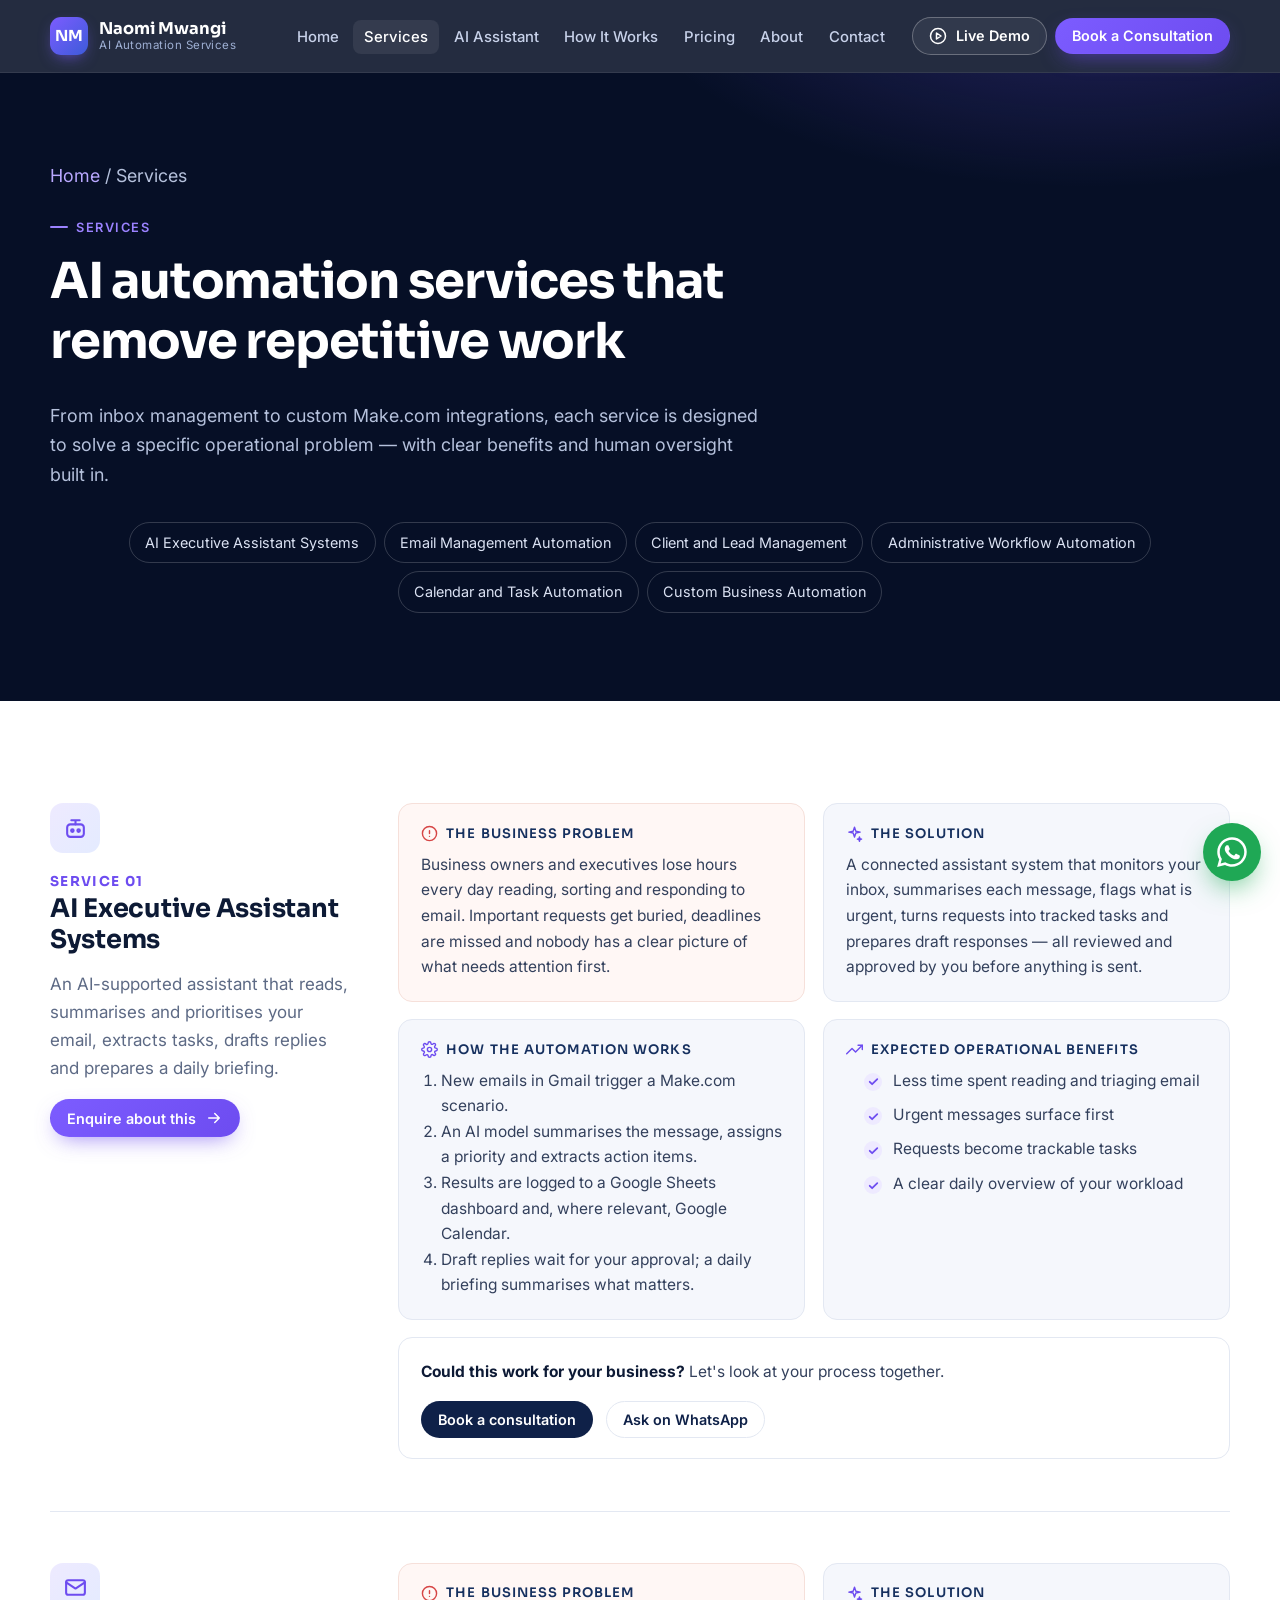
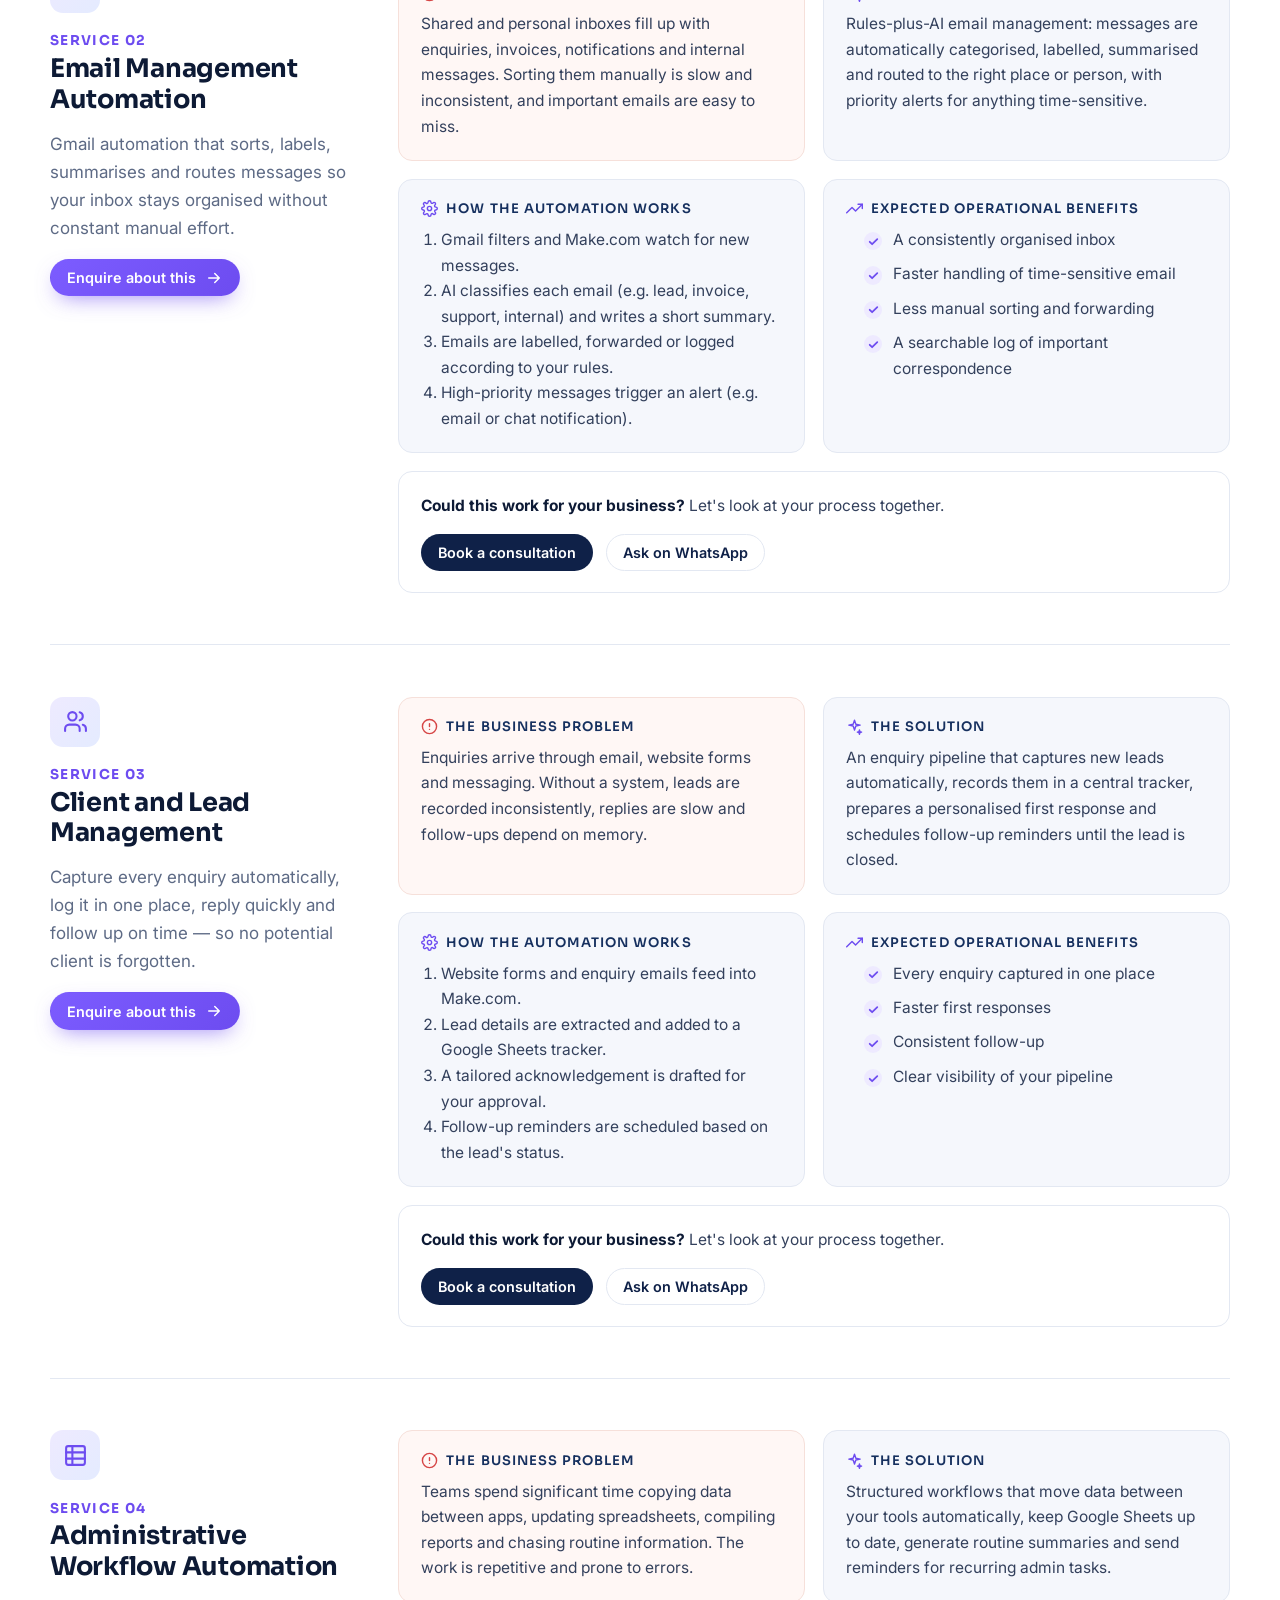
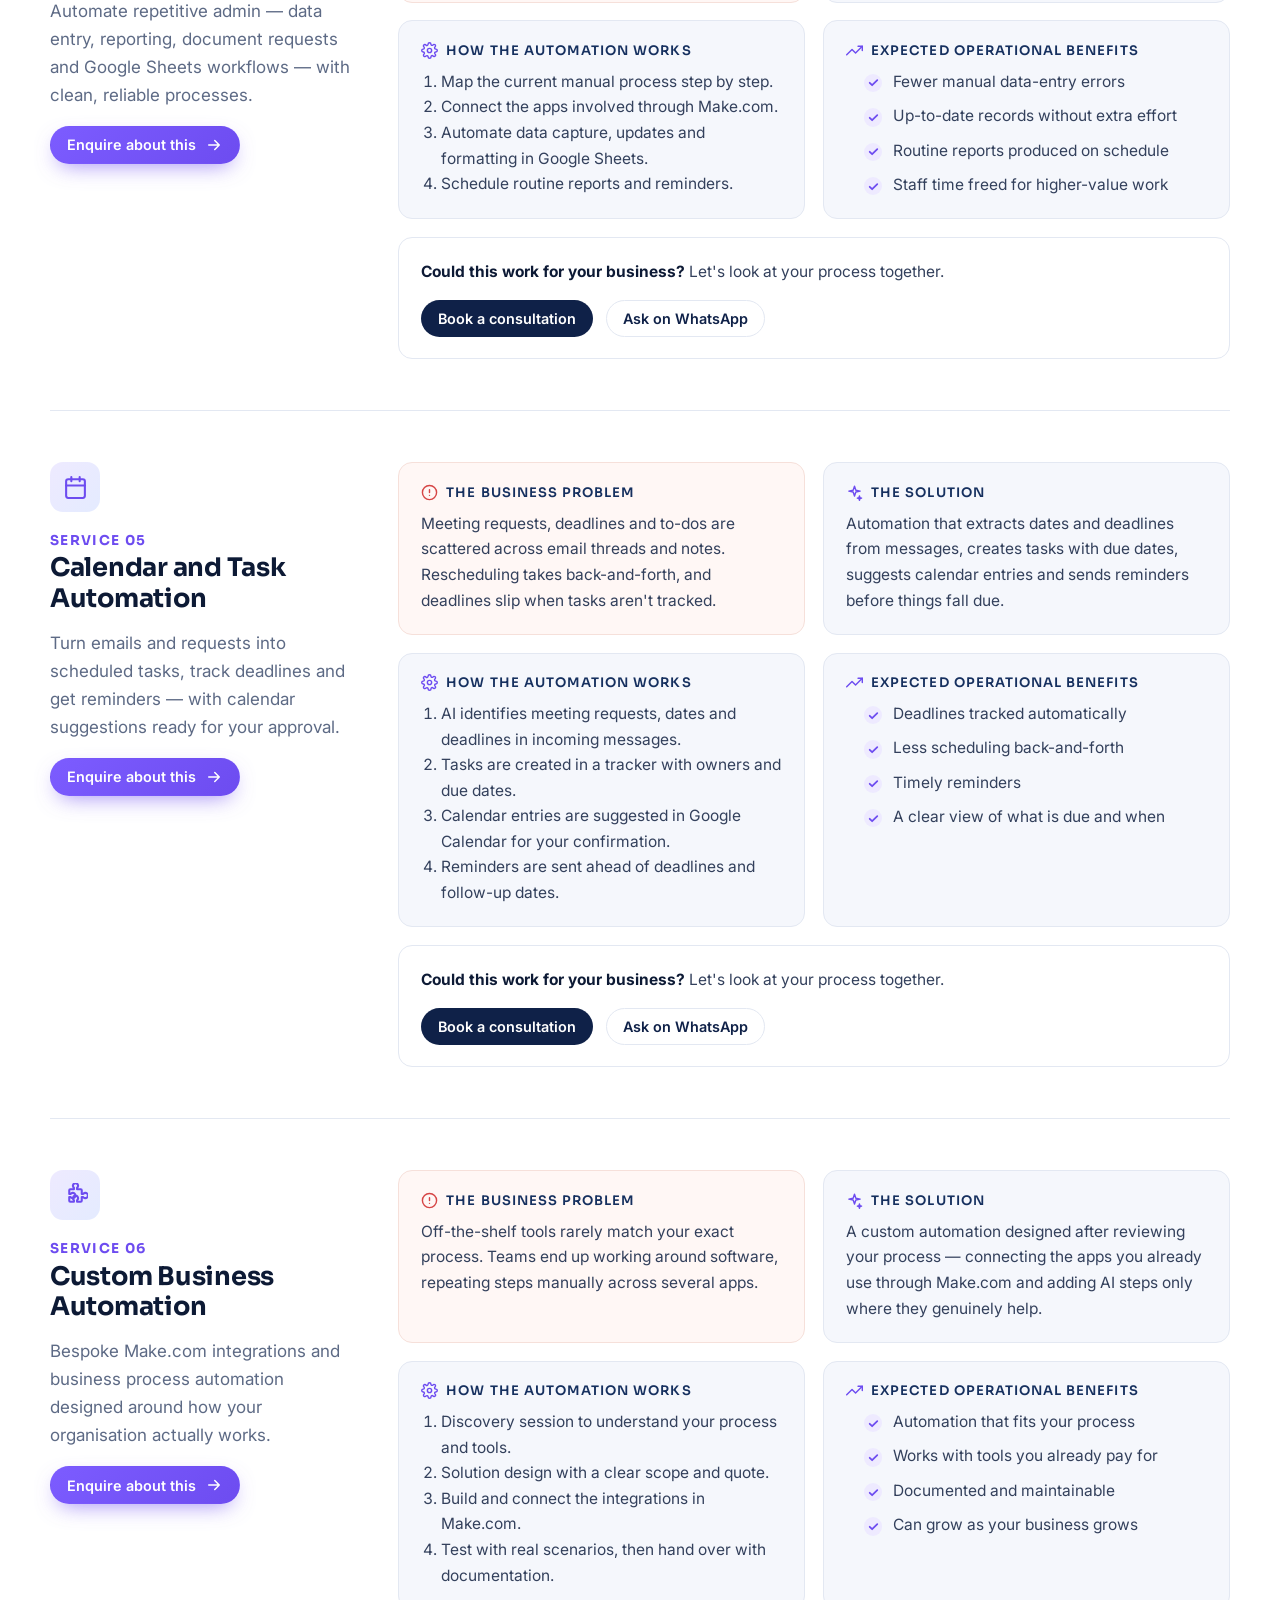
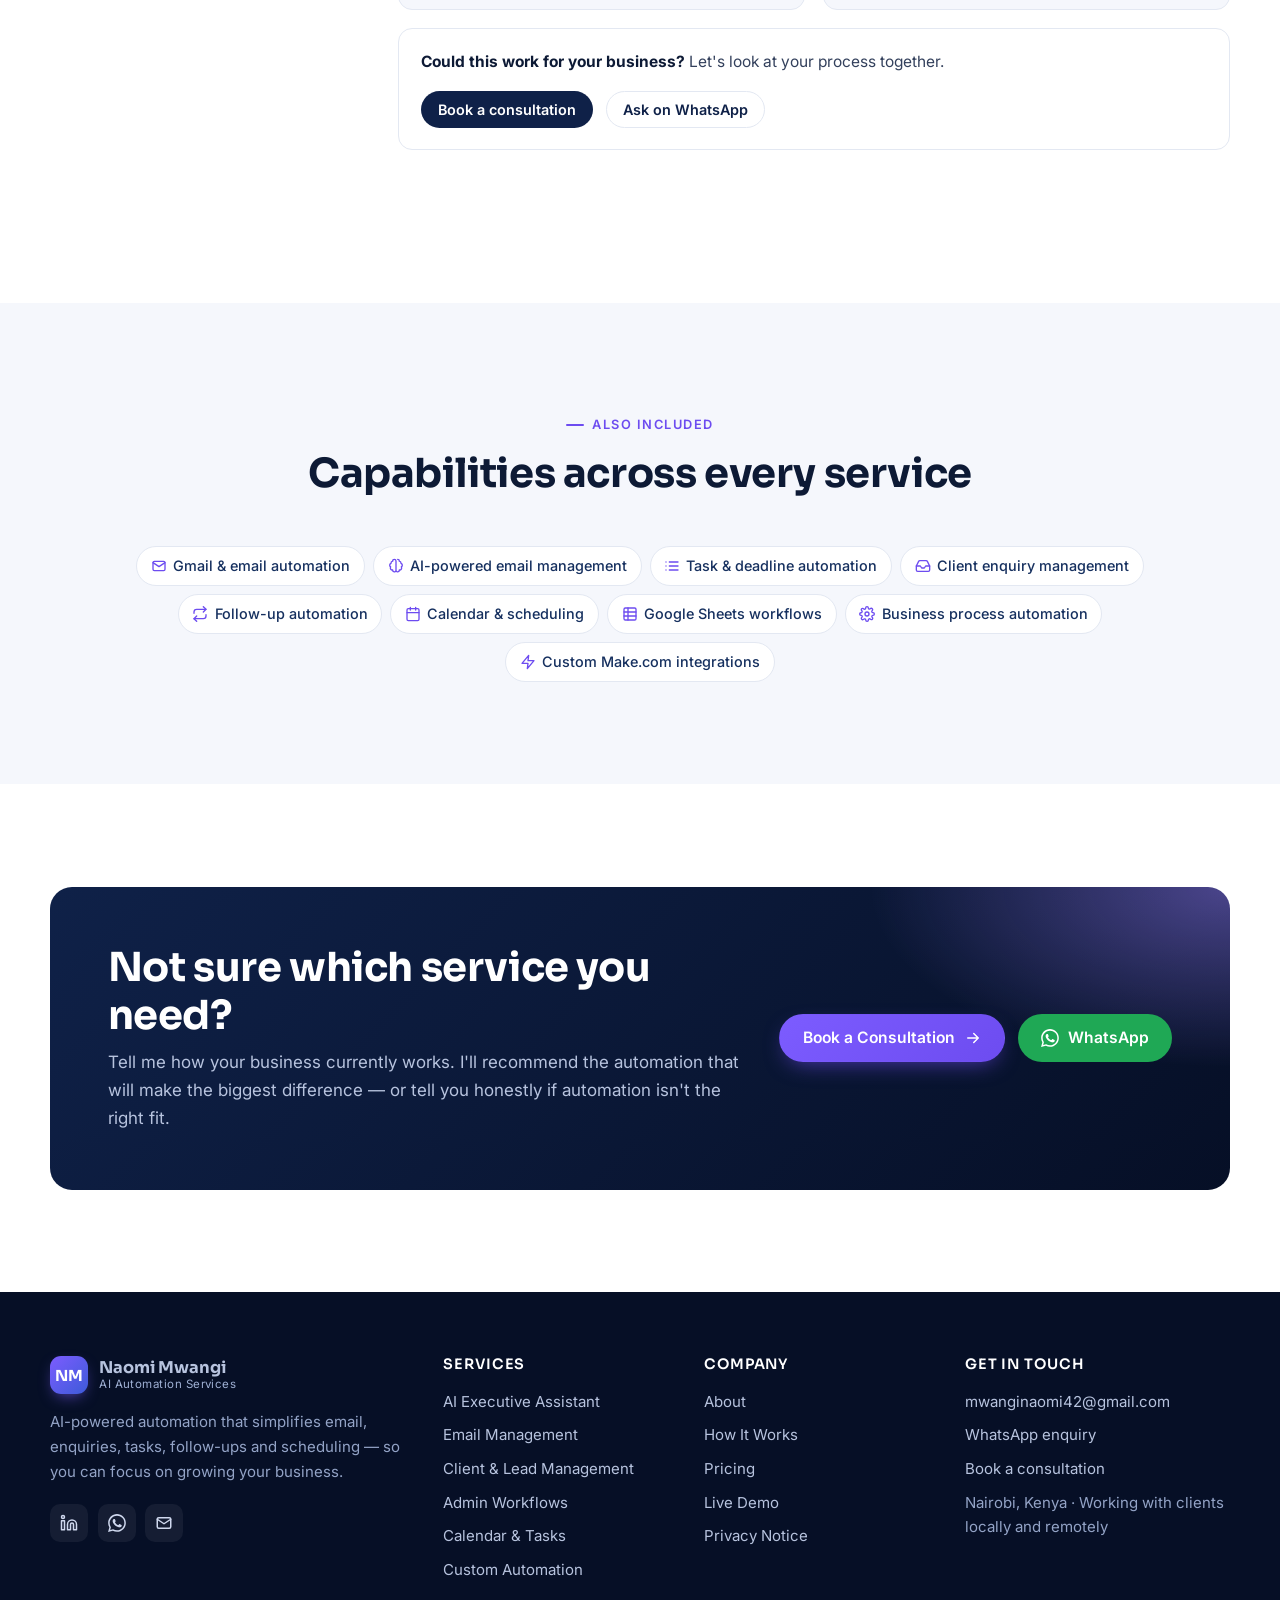
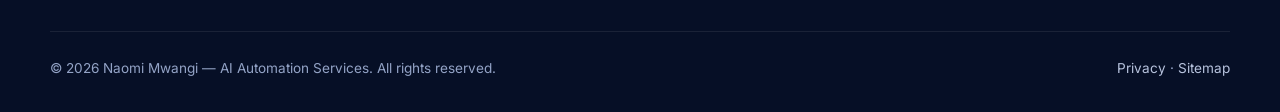
<file: services.html>
<!DOCTYPE html>
<html lang="en-KE" class="no-js">
<head>
<meta charset="utf-8">
<meta name="viewport" content="width=device-width, initial-scale=1">
<title>AI Automation Services — Email, Leads, Admin & Make.com | Naomi Mwangi</title>
<meta name="description" content="AI Executive Assistant systems, Gmail automation, client and lead management, admin workflow automation, calendar and task automation, and custom Make.com integrations.">
<meta name="robots" content="index, follow">
<link rel="canonical" href="https://yomie-commits.github.io/automationservices/services.html">
<meta name="theme-color" content="#060f26">
<meta property="og:type" content="website">
<meta property="og:site_name" content="Naomi Mwangi — AI Automation Services">
<meta property="og:title" content="AI Automation Services — Email, Leads, Admin & Make.com | Naomi Mwangi">
<meta property="og:description" content="AI Executive Assistant systems, Gmail automation, client and lead management, admin workflow automation, calendar and task automation, and custom Make.com integrations.">
<meta property="og:url" content="https://yomie-commits.github.io/automationservices/services.html">
<meta property="og:image" content="https://yomie-commits.github.io/automationservices/assets/img/og-image.png">
<meta property="og:locale" content="en_KE">
<meta name="twitter:card" content="summary_large_image">
<meta name="twitter:title" content="AI Automation Services — Email, Leads, Admin & Make.com | Naomi Mwangi">
<meta name="twitter:description" content="AI Executive Assistant systems, Gmail automation, client and lead management, admin workflow automation, calendar and task automation, and custom Make.com integrations.">
<meta name="twitter:image" content="https://yomie-commits.github.io/automationservices/assets/img/og-image.png">
<link rel="icon" href="assets/img/favicon.svg" type="image/svg+xml">
<link rel="apple-touch-icon" href="assets/img/apple-touch-icon.png">
<link rel="preconnect" href="https://fonts.googleapis.com">
<link rel="preconnect" href="https://fonts.gstatic.com" crossorigin>
<link href="https://fonts.googleapis.com/css2?family=Inter:wght@400;500;600;700&family=Sora:wght@600;700&display=swap" rel="stylesheet">
<link rel="stylesheet" href="assets/css/styles.css">
<script type="application/ld+json">{"@context": "https://schema.org", "@type": "ItemList", "itemListElement": [{"@type": "ListItem", "position": 1, "item": {"@type": "Service", "name": "AI Executive Assistant Systems", "description": "An AI-supported assistant that reads, summarises and prioritises your email, extracts tasks, drafts replies and prepares a daily briefing.", "provider": {"@type": "ProfessionalService", "name": "Naomi Mwangi — AI Automation Services"}, "url": "https://yomie-commits.github.io/automationservices/services.html#ai-executive-assistant"}}, {"@type": "ListItem", "position": 2, "item": {"@type": "Service", "name": "Email Management Automation", "description": "Gmail automation that sorts, labels, summarises and routes messages so your inbox stays organised without constant manual effort.", "provider": {"@type": "ProfessionalService", "name": "Naomi Mwangi — AI Automation Services"}, "url": "https://yomie-commits.github.io/automationservices/services.html#email-management"}}, {"@type": "ListItem", "position": 3, "item": {"@type": "Service", "name": "Client and Lead Management", "description": "Capture every enquiry automatically, log it in one place, reply quickly and follow up on time — so no potential client is forgotten.", "provider": {"@type": "ProfessionalService", "name": "Naomi Mwangi — AI Automation Services"}, "url": "https://yomie-commits.github.io/automationservices/services.html#client-lead-management"}}, {"@type": "ListItem", "position": 4, "item": {"@type": "Service", "name": "Administrative Workflow Automation", "description": "Automate repetitive admin — data entry, reporting, document requests and Google Sheets workflows — with clean, reliable processes.", "provider": {"@type": "ProfessionalService", "name": "Naomi Mwangi — AI Automation Services"}, "url": "https://yomie-commits.github.io/automationservices/services.html#admin-workflows"}}, {"@type": "ListItem", "position": 5, "item": {"@type": "Service", "name": "Calendar and Task Automation", "description": "Turn emails and requests into scheduled tasks, track deadlines and get reminders — with calendar suggestions ready for your approval.", "provider": {"@type": "ProfessionalService", "name": "Naomi Mwangi — AI Automation Services"}, "url": "https://yomie-commits.github.io/automationservices/services.html#calendar-tasks"}}, {"@type": "ListItem", "position": 6, "item": {"@type": "Service", "name": "Custom Business Automation", "description": "Bespoke Make.com integrations and business process automation designed around how your organisation actually works.", "provider": {"@type": "ProfessionalService", "name": "Naomi Mwangi — AI Automation Services"}, "url": "https://yomie-commits.github.io/automationservices/services.html#custom-automation"}}]}</script>
</head>
<body>
<a class="skip-link" href="#main">Skip to content</a>
<header class="site-header">
  <nav class="container nav" aria-label="Main">
    <a class="brand" href="index.html" aria-label="Naomi Mwangi — AI Automation Services, home">
      <span class="brand__mark" aria-hidden="true">NM</span>
      <span class="brand__text"><span class="brand__name">Naomi Mwangi</span><span class="brand__tag">AI Automation Services</span></span>
    </a>
    <button class="nav__toggle" type="button" aria-expanded="false" aria-controls="nav-menu" aria-label="Open menu"><svg viewBox="0 0 24 24" fill="none" stroke="currentColor" stroke-width="2" stroke-linecap="round" stroke-linejoin="round" aria-hidden="true"><path d="M3 6h18M3 12h18M3 18h18"/></svg></button>
    <div class="nav__menu" id="nav-menu">
      <ul class="nav__links"><li><a href="index.html">Home</a></li><li><a href="services.html" aria-current="page">Services</a></li><li><a href="ai-executive-assistant.html">AI Assistant</a></li><li><a href="how-it-works.html">How It Works</a></li><li><a href="pricing.html">Pricing</a></li><li><a href="about.html">About</a></li><li><a href="contact.html">Contact</a></li></ul>
      <div class="nav__cta">
        <a class="btn btn--ghost btn--sm" href="app/" data-demo><svg viewBox="0 0 24 24" fill="none" stroke="currentColor" stroke-width="2" stroke-linecap="round" stroke-linejoin="round" aria-hidden="true"><circle cx="12" cy="12" r="10"/><path d="M10 8l6 4-6 4z"/></svg>Live Demo</a>
        <a class="btn btn--primary btn--sm" href="contact.html#consultation" data-book>Book a Consultation</a>
      </div>
    </div>
  </nav>
</header>
<main id="main">

<section class="page-hero">
  <div class="container">
    <p class="breadcrumb"><a href="index.html">Home</a> / Services</p>
    <span class="eyebrow">Services</span>
    <h1>AI automation services that remove repetitive work</h1>
    <p>From inbox management to custom Make.com integrations, each service is designed to solve a specific operational problem — with clear benefits and human oversight built in.</p>
    <nav class="toc mt-2" aria-label="Services on this page"><a href="#ai-executive-assistant">AI Executive Assistant Systems</a><a href="#email-management">Email Management Automation</a><a href="#client-lead-management">Client and Lead Management</a><a href="#admin-workflows">Administrative Workflow Automation</a><a href="#calendar-tasks">Calendar and Task Automation</a><a href="#custom-automation">Custom Business Automation</a></nav>
  </div>
</section>
<section class="section">
  <div class="container">
    <article class="service" id="ai-executive-assistant">
      <div class="service__aside reveal">
        <div class="icon"><svg viewBox="0 0 24 24" fill="none" stroke="currentColor" stroke-width="2" stroke-linecap="round" stroke-linejoin="round" aria-hidden="true"><rect x="4" y="8" width="16" height="12" rx="3"/><path d="M12 8V4M8 4h8"/><circle cx="9" cy="14" r="1.2"/><circle cx="15" cy="14" r="1.2"/></svg></div>
        <div class="service__num">SERVICE 01</div>
        <h2 style="font-size:1.6rem">AI Executive Assistant Systems</h2>
        <p class="muted">An AI-supported assistant that reads, summarises and prioritises your email, extracts tasks, drafts replies and prepares a daily briefing.</p>
        <div class="btn-row">
          <a class="btn btn--primary btn--sm" href="contact.html?service=ai-executive-assistant#enquiry">Enquire about this <svg viewBox="0 0 24 24" fill="none" stroke="currentColor" stroke-width="2" stroke-linecap="round" stroke-linejoin="round" aria-hidden="true"><path d="M5 12h14M13 6l6 6-6 6"/></svg></a>
        </div>
      </div>
      <div class="service__blocks reveal">
        <div class="sblock sblock--problem"><h4><svg viewBox="0 0 24 24" fill="none" stroke="currentColor" stroke-width="2" stroke-linecap="round" stroke-linejoin="round" aria-hidden="true"><circle cx="12" cy="12" r="10"/><path d="M12 8v4M12 16h.01"/></svg> The business problem</h4><p class="mb-0">Business owners and executives lose hours every day reading, sorting and responding to email. Important requests get buried, deadlines are missed and nobody has a clear picture of what needs attention first.</p></div>
        <div class="sblock"><h4><svg viewBox="0 0 24 24" fill="none" stroke="currentColor" stroke-width="2" stroke-linecap="round" stroke-linejoin="round" aria-hidden="true"><path d="M12 3l1.9 5.8L20 10l-6.1 1.2L12 17l-1.9-5.8L4 10l6.1-1.2z"/><path d="M19 17l.7 2.3L22 20l-2.3.7L19 23l-.7-2.3L16 20l2.3-.7z"/></svg> The solution</h4><p class="mb-0">A connected assistant system that monitors your inbox, summarises each message, flags what is urgent, turns requests into tracked tasks and prepares draft responses — all reviewed and approved by you before anything is sent.</p></div>
        <div class="sblock"><h4><svg viewBox="0 0 24 24" fill="none" stroke="currentColor" stroke-width="2" stroke-linecap="round" stroke-linejoin="round" aria-hidden="true"><circle cx="12" cy="12" r="3"/><path d="M19.4 15a1.7 1.7 0 0 0 .3 1.8l.1.1a2 2 0 1 1-2.8 2.8l-.1-.1a1.7 1.7 0 0 0-1.8-.3 1.7 1.7 0 0 0-1 1.5V21a2 2 0 1 1-4 0v-.1a1.7 1.7 0 0 0-1.1-1.5 1.7 1.7 0 0 0-1.8.3l-.1.1a2 2 0 1 1-2.8-2.8l.1-.1a1.7 1.7 0 0 0 .3-1.8 1.7 1.7 0 0 0-1.5-1H3a2 2 0 1 1 0-4h.1a1.7 1.7 0 0 0 1.5-1.1 1.7 1.7 0 0 0-.3-1.8l-.1-.1a2 2 0 1 1 2.8-2.8l.1.1a1.7 1.7 0 0 0 1.8.3H9a1.7 1.7 0 0 0 1-1.5V3a2 2 0 1 1 4 0v.1a1.7 1.7 0 0 0 1 1.5 1.7 1.7 0 0 0 1.8-.3l.1-.1a2 2 0 1 1 2.8 2.8l-.1.1a1.7 1.7 0 0 0-.3 1.8V9a1.7 1.7 0 0 0 1.5 1H21a2 2 0 1 1 0 4h-.1a1.7 1.7 0 0 0-1.5 1z"/></svg> How the automation works</h4><ol style="margin:0;padding-left:1.2rem"><li>New emails in Gmail trigger a Make.com scenario.</li><li>An AI model summarises the message, assigns a priority and extracts action items.</li><li>Results are logged to a Google Sheets dashboard and, where relevant, Google Calendar.</li><li>Draft replies wait for your approval; a daily briefing summarises what matters.</li></ol></div>
        <div class="sblock"><h4><svg viewBox="0 0 24 24" fill="none" stroke="currentColor" stroke-width="2" stroke-linecap="round" stroke-linejoin="round" aria-hidden="true"><path d="M23 6l-9.5 9.5-5-5L1 18"/><path d="M17 6h6v6"/></svg> Expected operational benefits</h4><ul class="check-list mb-0"><li>Less time spent reading and triaging email</li><li>Urgent messages surface first</li><li>Requests become trackable tasks</li><li>A clear daily overview of your workload</li></ul></div>
        <div class="sblock sblock--wide" style="display:flex;flex-wrap:wrap;gap:1rem;align-items:center;justify-content:space-between;background:#fff">
          <p class="mb-0"><strong style="color:var(--ink)">Could this work for your business?</strong> Let's look at your process together.</p>
          <div class="btn-row"><a class="btn btn--navy btn--sm" href="contact.html#consultation" data-book>Book a consultation</a><a class="btn btn--outline btn--sm" href="contact.html" data-wa data-wa-msg="Hello Naomi, I'm interested in AI Executive Assistant Systems. Can we talk?">Ask on WhatsApp</a></div>
        </div>
      </div>
    </article>
    <article class="service" id="email-management">
      <div class="service__aside reveal">
        <div class="icon"><svg viewBox="0 0 24 24" fill="none" stroke="currentColor" stroke-width="2" stroke-linecap="round" stroke-linejoin="round" aria-hidden="true"><rect x="3" y="5" width="18" height="14" rx="2"/><path d="M3 7l9 6 9-6"/></svg></div>
        <div class="service__num">SERVICE 02</div>
        <h2 style="font-size:1.6rem">Email Management Automation</h2>
        <p class="muted">Gmail automation that sorts, labels, summarises and routes messages so your inbox stays organised without constant manual effort.</p>
        <div class="btn-row">
          <a class="btn btn--primary btn--sm" href="contact.html?service=email-management#enquiry">Enquire about this <svg viewBox="0 0 24 24" fill="none" stroke="currentColor" stroke-width="2" stroke-linecap="round" stroke-linejoin="round" aria-hidden="true"><path d="M5 12h14M13 6l6 6-6 6"/></svg></a>
        </div>
      </div>
      <div class="service__blocks reveal">
        <div class="sblock sblock--problem"><h4><svg viewBox="0 0 24 24" fill="none" stroke="currentColor" stroke-width="2" stroke-linecap="round" stroke-linejoin="round" aria-hidden="true"><circle cx="12" cy="12" r="10"/><path d="M12 8v4M12 16h.01"/></svg> The business problem</h4><p class="mb-0">Shared and personal inboxes fill up with enquiries, invoices, notifications and internal messages. Sorting them manually is slow and inconsistent, and important emails are easy to miss.</p></div>
        <div class="sblock"><h4><svg viewBox="0 0 24 24" fill="none" stroke="currentColor" stroke-width="2" stroke-linecap="round" stroke-linejoin="round" aria-hidden="true"><path d="M12 3l1.9 5.8L20 10l-6.1 1.2L12 17l-1.9-5.8L4 10l6.1-1.2z"/><path d="M19 17l.7 2.3L22 20l-2.3.7L19 23l-.7-2.3L16 20l2.3-.7z"/></svg> The solution</h4><p class="mb-0">Rules-plus-AI email management: messages are automatically categorised, labelled, summarised and routed to the right place or person, with priority alerts for anything time-sensitive.</p></div>
        <div class="sblock"><h4><svg viewBox="0 0 24 24" fill="none" stroke="currentColor" stroke-width="2" stroke-linecap="round" stroke-linejoin="round" aria-hidden="true"><circle cx="12" cy="12" r="3"/><path d="M19.4 15a1.7 1.7 0 0 0 .3 1.8l.1.1a2 2 0 1 1-2.8 2.8l-.1-.1a1.7 1.7 0 0 0-1.8-.3 1.7 1.7 0 0 0-1 1.5V21a2 2 0 1 1-4 0v-.1a1.7 1.7 0 0 0-1.1-1.5 1.7 1.7 0 0 0-1.8.3l-.1.1a2 2 0 1 1-2.8-2.8l.1-.1a1.7 1.7 0 0 0 .3-1.8 1.7 1.7 0 0 0-1.5-1H3a2 2 0 1 1 0-4h.1a1.7 1.7 0 0 0 1.5-1.1 1.7 1.7 0 0 0-.3-1.8l-.1-.1a2 2 0 1 1 2.8-2.8l.1.1a1.7 1.7 0 0 0 1.8.3H9a1.7 1.7 0 0 0 1-1.5V3a2 2 0 1 1 4 0v.1a1.7 1.7 0 0 0 1 1.5 1.7 1.7 0 0 0 1.8-.3l.1-.1a2 2 0 1 1 2.8 2.8l-.1.1a1.7 1.7 0 0 0-.3 1.8V9a1.7 1.7 0 0 0 1.5 1H21a2 2 0 1 1 0 4h-.1a1.7 1.7 0 0 0-1.5 1z"/></svg> How the automation works</h4><ol style="margin:0;padding-left:1.2rem"><li>Gmail filters and Make.com watch for new messages.</li><li>AI classifies each email (e.g. lead, invoice, support, internal) and writes a short summary.</li><li>Emails are labelled, forwarded or logged according to your rules.</li><li>High-priority messages trigger an alert (e.g. email or chat notification).</li></ol></div>
        <div class="sblock"><h4><svg viewBox="0 0 24 24" fill="none" stroke="currentColor" stroke-width="2" stroke-linecap="round" stroke-linejoin="round" aria-hidden="true"><path d="M23 6l-9.5 9.5-5-5L1 18"/><path d="M17 6h6v6"/></svg> Expected operational benefits</h4><ul class="check-list mb-0"><li>A consistently organised inbox</li><li>Faster handling of time-sensitive email</li><li>Less manual sorting and forwarding</li><li>A searchable log of important correspondence</li></ul></div>
        <div class="sblock sblock--wide" style="display:flex;flex-wrap:wrap;gap:1rem;align-items:center;justify-content:space-between;background:#fff">
          <p class="mb-0"><strong style="color:var(--ink)">Could this work for your business?</strong> Let's look at your process together.</p>
          <div class="btn-row"><a class="btn btn--navy btn--sm" href="contact.html#consultation" data-book>Book a consultation</a><a class="btn btn--outline btn--sm" href="contact.html" data-wa data-wa-msg="Hello Naomi, I'm interested in Email Management Automation. Can we talk?">Ask on WhatsApp</a></div>
        </div>
      </div>
    </article>
    <article class="service" id="client-lead-management">
      <div class="service__aside reveal">
        <div class="icon"><svg viewBox="0 0 24 24" fill="none" stroke="currentColor" stroke-width="2" stroke-linecap="round" stroke-linejoin="round" aria-hidden="true"><path d="M16 21v-2a4 4 0 0 0-4-4H6a4 4 0 0 0-4 4v2"/><circle cx="9" cy="7" r="4"/><path d="M22 21v-2a4 4 0 0 0-3-3.87M16 3.13a4 4 0 0 1 0 7.75"/></svg></div>
        <div class="service__num">SERVICE 03</div>
        <h2 style="font-size:1.6rem">Client and Lead Management</h2>
        <p class="muted">Capture every enquiry automatically, log it in one place, reply quickly and follow up on time — so no potential client is forgotten.</p>
        <div class="btn-row">
          <a class="btn btn--primary btn--sm" href="contact.html?service=client-lead-management#enquiry">Enquire about this <svg viewBox="0 0 24 24" fill="none" stroke="currentColor" stroke-width="2" stroke-linecap="round" stroke-linejoin="round" aria-hidden="true"><path d="M5 12h14M13 6l6 6-6 6"/></svg></a>
        </div>
      </div>
      <div class="service__blocks reveal">
        <div class="sblock sblock--problem"><h4><svg viewBox="0 0 24 24" fill="none" stroke="currentColor" stroke-width="2" stroke-linecap="round" stroke-linejoin="round" aria-hidden="true"><circle cx="12" cy="12" r="10"/><path d="M12 8v4M12 16h.01"/></svg> The business problem</h4><p class="mb-0">Enquiries arrive through email, website forms and messaging. Without a system, leads are recorded inconsistently, replies are slow and follow-ups depend on memory.</p></div>
        <div class="sblock"><h4><svg viewBox="0 0 24 24" fill="none" stroke="currentColor" stroke-width="2" stroke-linecap="round" stroke-linejoin="round" aria-hidden="true"><path d="M12 3l1.9 5.8L20 10l-6.1 1.2L12 17l-1.9-5.8L4 10l6.1-1.2z"/><path d="M19 17l.7 2.3L22 20l-2.3.7L19 23l-.7-2.3L16 20l2.3-.7z"/></svg> The solution</h4><p class="mb-0">An enquiry pipeline that captures new leads automatically, records them in a central tracker, prepares a personalised first response and schedules follow-up reminders until the lead is closed.</p></div>
        <div class="sblock"><h4><svg viewBox="0 0 24 24" fill="none" stroke="currentColor" stroke-width="2" stroke-linecap="round" stroke-linejoin="round" aria-hidden="true"><circle cx="12" cy="12" r="3"/><path d="M19.4 15a1.7 1.7 0 0 0 .3 1.8l.1.1a2 2 0 1 1-2.8 2.8l-.1-.1a1.7 1.7 0 0 0-1.8-.3 1.7 1.7 0 0 0-1 1.5V21a2 2 0 1 1-4 0v-.1a1.7 1.7 0 0 0-1.1-1.5 1.7 1.7 0 0 0-1.8.3l-.1.1a2 2 0 1 1-2.8-2.8l.1-.1a1.7 1.7 0 0 0 .3-1.8 1.7 1.7 0 0 0-1.5-1H3a2 2 0 1 1 0-4h.1a1.7 1.7 0 0 0 1.5-1.1 1.7 1.7 0 0 0-.3-1.8l-.1-.1a2 2 0 1 1 2.8-2.8l.1.1a1.7 1.7 0 0 0 1.8.3H9a1.7 1.7 0 0 0 1-1.5V3a2 2 0 1 1 4 0v.1a1.7 1.7 0 0 0 1 1.5 1.7 1.7 0 0 0 1.8-.3l.1-.1a2 2 0 1 1 2.8 2.8l-.1.1a1.7 1.7 0 0 0-.3 1.8V9a1.7 1.7 0 0 0 1.5 1H21a2 2 0 1 1 0 4h-.1a1.7 1.7 0 0 0-1.5 1z"/></svg> How the automation works</h4><ol style="margin:0;padding-left:1.2rem"><li>Website forms and enquiry emails feed into Make.com.</li><li>Lead details are extracted and added to a Google Sheets tracker.</li><li>A tailored acknowledgement is drafted for your approval.</li><li>Follow-up reminders are scheduled based on the lead's status.</li></ol></div>
        <div class="sblock"><h4><svg viewBox="0 0 24 24" fill="none" stroke="currentColor" stroke-width="2" stroke-linecap="round" stroke-linejoin="round" aria-hidden="true"><path d="M23 6l-9.5 9.5-5-5L1 18"/><path d="M17 6h6v6"/></svg> Expected operational benefits</h4><ul class="check-list mb-0"><li>Every enquiry captured in one place</li><li>Faster first responses</li><li>Consistent follow-up</li><li>Clear visibility of your pipeline</li></ul></div>
        <div class="sblock sblock--wide" style="display:flex;flex-wrap:wrap;gap:1rem;align-items:center;justify-content:space-between;background:#fff">
          <p class="mb-0"><strong style="color:var(--ink)">Could this work for your business?</strong> Let's look at your process together.</p>
          <div class="btn-row"><a class="btn btn--navy btn--sm" href="contact.html#consultation" data-book>Book a consultation</a><a class="btn btn--outline btn--sm" href="contact.html" data-wa data-wa-msg="Hello Naomi, I'm interested in Client and Lead Management. Can we talk?">Ask on WhatsApp</a></div>
        </div>
      </div>
    </article>
    <article class="service" id="admin-workflows">
      <div class="service__aside reveal">
        <div class="icon"><svg viewBox="0 0 24 24" fill="none" stroke="currentColor" stroke-width="2" stroke-linecap="round" stroke-linejoin="round" aria-hidden="true"><rect x="3" y="3" width="18" height="18" rx="2"/><path d="M3 9h18M3 15h18M9 3v18"/></svg></div>
        <div class="service__num">SERVICE 04</div>
        <h2 style="font-size:1.6rem">Administrative Workflow Automation</h2>
        <p class="muted">Automate repetitive admin — data entry, reporting, document requests and Google Sheets workflows — with clean, reliable processes.</p>
        <div class="btn-row">
          <a class="btn btn--primary btn--sm" href="contact.html?service=admin-workflows#enquiry">Enquire about this <svg viewBox="0 0 24 24" fill="none" stroke="currentColor" stroke-width="2" stroke-linecap="round" stroke-linejoin="round" aria-hidden="true"><path d="M5 12h14M13 6l6 6-6 6"/></svg></a>
        </div>
      </div>
      <div class="service__blocks reveal">
        <div class="sblock sblock--problem"><h4><svg viewBox="0 0 24 24" fill="none" stroke="currentColor" stroke-width="2" stroke-linecap="round" stroke-linejoin="round" aria-hidden="true"><circle cx="12" cy="12" r="10"/><path d="M12 8v4M12 16h.01"/></svg> The business problem</h4><p class="mb-0">Teams spend significant time copying data between apps, updating spreadsheets, compiling reports and chasing routine information. The work is repetitive and prone to errors.</p></div>
        <div class="sblock"><h4><svg viewBox="0 0 24 24" fill="none" stroke="currentColor" stroke-width="2" stroke-linecap="round" stroke-linejoin="round" aria-hidden="true"><path d="M12 3l1.9 5.8L20 10l-6.1 1.2L12 17l-1.9-5.8L4 10l6.1-1.2z"/><path d="M19 17l.7 2.3L22 20l-2.3.7L19 23l-.7-2.3L16 20l2.3-.7z"/></svg> The solution</h4><p class="mb-0">Structured workflows that move data between your tools automatically, keep Google Sheets up to date, generate routine summaries and send reminders for recurring admin tasks.</p></div>
        <div class="sblock"><h4><svg viewBox="0 0 24 24" fill="none" stroke="currentColor" stroke-width="2" stroke-linecap="round" stroke-linejoin="round" aria-hidden="true"><circle cx="12" cy="12" r="3"/><path d="M19.4 15a1.7 1.7 0 0 0 .3 1.8l.1.1a2 2 0 1 1-2.8 2.8l-.1-.1a1.7 1.7 0 0 0-1.8-.3 1.7 1.7 0 0 0-1 1.5V21a2 2 0 1 1-4 0v-.1a1.7 1.7 0 0 0-1.1-1.5 1.7 1.7 0 0 0-1.8.3l-.1.1a2 2 0 1 1-2.8-2.8l.1-.1a1.7 1.7 0 0 0 .3-1.8 1.7 1.7 0 0 0-1.5-1H3a2 2 0 1 1 0-4h.1a1.7 1.7 0 0 0 1.5-1.1 1.7 1.7 0 0 0-.3-1.8l-.1-.1a2 2 0 1 1 2.8-2.8l.1.1a1.7 1.7 0 0 0 1.8.3H9a1.7 1.7 0 0 0 1-1.5V3a2 2 0 1 1 4 0v.1a1.7 1.7 0 0 0 1 1.5 1.7 1.7 0 0 0 1.8-.3l.1-.1a2 2 0 1 1 2.8 2.8l-.1.1a1.7 1.7 0 0 0-.3 1.8V9a1.7 1.7 0 0 0 1.5 1H21a2 2 0 1 1 0 4h-.1a1.7 1.7 0 0 0-1.5 1z"/></svg> How the automation works</h4><ol style="margin:0;padding-left:1.2rem"><li>Map the current manual process step by step.</li><li>Connect the apps involved through Make.com.</li><li>Automate data capture, updates and formatting in Google Sheets.</li><li>Schedule routine reports and reminders.</li></ol></div>
        <div class="sblock"><h4><svg viewBox="0 0 24 24" fill="none" stroke="currentColor" stroke-width="2" stroke-linecap="round" stroke-linejoin="round" aria-hidden="true"><path d="M23 6l-9.5 9.5-5-5L1 18"/><path d="M17 6h6v6"/></svg> Expected operational benefits</h4><ul class="check-list mb-0"><li>Fewer manual data-entry errors</li><li>Up-to-date records without extra effort</li><li>Routine reports produced on schedule</li><li>Staff time freed for higher-value work</li></ul></div>
        <div class="sblock sblock--wide" style="display:flex;flex-wrap:wrap;gap:1rem;align-items:center;justify-content:space-between;background:#fff">
          <p class="mb-0"><strong style="color:var(--ink)">Could this work for your business?</strong> Let's look at your process together.</p>
          <div class="btn-row"><a class="btn btn--navy btn--sm" href="contact.html#consultation" data-book>Book a consultation</a><a class="btn btn--outline btn--sm" href="contact.html" data-wa data-wa-msg="Hello Naomi, I'm interested in Administrative Workflow Automation. Can we talk?">Ask on WhatsApp</a></div>
        </div>
      </div>
    </article>
    <article class="service" id="calendar-tasks">
      <div class="service__aside reveal">
        <div class="icon"><svg viewBox="0 0 24 24" fill="none" stroke="currentColor" stroke-width="2" stroke-linecap="round" stroke-linejoin="round" aria-hidden="true"><rect x="3" y="4" width="18" height="18" rx="2"/><path d="M16 2v4M8 2v4M3 10h18"/></svg></div>
        <div class="service__num">SERVICE 05</div>
        <h2 style="font-size:1.6rem">Calendar and Task Automation</h2>
        <p class="muted">Turn emails and requests into scheduled tasks, track deadlines and get reminders — with calendar suggestions ready for your approval.</p>
        <div class="btn-row">
          <a class="btn btn--primary btn--sm" href="contact.html?service=calendar-tasks#enquiry">Enquire about this <svg viewBox="0 0 24 24" fill="none" stroke="currentColor" stroke-width="2" stroke-linecap="round" stroke-linejoin="round" aria-hidden="true"><path d="M5 12h14M13 6l6 6-6 6"/></svg></a>
        </div>
      </div>
      <div class="service__blocks reveal">
        <div class="sblock sblock--problem"><h4><svg viewBox="0 0 24 24" fill="none" stroke="currentColor" stroke-width="2" stroke-linecap="round" stroke-linejoin="round" aria-hidden="true"><circle cx="12" cy="12" r="10"/><path d="M12 8v4M12 16h.01"/></svg> The business problem</h4><p class="mb-0">Meeting requests, deadlines and to-dos are scattered across email threads and notes. Rescheduling takes back-and-forth, and deadlines slip when tasks aren't tracked.</p></div>
        <div class="sblock"><h4><svg viewBox="0 0 24 24" fill="none" stroke="currentColor" stroke-width="2" stroke-linecap="round" stroke-linejoin="round" aria-hidden="true"><path d="M12 3l1.9 5.8L20 10l-6.1 1.2L12 17l-1.9-5.8L4 10l6.1-1.2z"/><path d="M19 17l.7 2.3L22 20l-2.3.7L19 23l-.7-2.3L16 20l2.3-.7z"/></svg> The solution</h4><p class="mb-0">Automation that extracts dates and deadlines from messages, creates tasks with due dates, suggests calendar entries and sends reminders before things fall due.</p></div>
        <div class="sblock"><h4><svg viewBox="0 0 24 24" fill="none" stroke="currentColor" stroke-width="2" stroke-linecap="round" stroke-linejoin="round" aria-hidden="true"><circle cx="12" cy="12" r="3"/><path d="M19.4 15a1.7 1.7 0 0 0 .3 1.8l.1.1a2 2 0 1 1-2.8 2.8l-.1-.1a1.7 1.7 0 0 0-1.8-.3 1.7 1.7 0 0 0-1 1.5V21a2 2 0 1 1-4 0v-.1a1.7 1.7 0 0 0-1.1-1.5 1.7 1.7 0 0 0-1.8.3l-.1.1a2 2 0 1 1-2.8-2.8l.1-.1a1.7 1.7 0 0 0 .3-1.8 1.7 1.7 0 0 0-1.5-1H3a2 2 0 1 1 0-4h.1a1.7 1.7 0 0 0 1.5-1.1 1.7 1.7 0 0 0-.3-1.8l-.1-.1a2 2 0 1 1 2.8-2.8l.1.1a1.7 1.7 0 0 0 1.8.3H9a1.7 1.7 0 0 0 1-1.5V3a2 2 0 1 1 4 0v.1a1.7 1.7 0 0 0 1 1.5 1.7 1.7 0 0 0 1.8-.3l.1-.1a2 2 0 1 1 2.8 2.8l-.1.1a1.7 1.7 0 0 0-.3 1.8V9a1.7 1.7 0 0 0 1.5 1H21a2 2 0 1 1 0 4h-.1a1.7 1.7 0 0 0-1.5 1z"/></svg> How the automation works</h4><ol style="margin:0;padding-left:1.2rem"><li>AI identifies meeting requests, dates and deadlines in incoming messages.</li><li>Tasks are created in a tracker with owners and due dates.</li><li>Calendar entries are suggested in Google Calendar for your confirmation.</li><li>Reminders are sent ahead of deadlines and follow-up dates.</li></ol></div>
        <div class="sblock"><h4><svg viewBox="0 0 24 24" fill="none" stroke="currentColor" stroke-width="2" stroke-linecap="round" stroke-linejoin="round" aria-hidden="true"><path d="M23 6l-9.5 9.5-5-5L1 18"/><path d="M17 6h6v6"/></svg> Expected operational benefits</h4><ul class="check-list mb-0"><li>Deadlines tracked automatically</li><li>Less scheduling back-and-forth</li><li>Timely reminders</li><li>A clear view of what is due and when</li></ul></div>
        <div class="sblock sblock--wide" style="display:flex;flex-wrap:wrap;gap:1rem;align-items:center;justify-content:space-between;background:#fff">
          <p class="mb-0"><strong style="color:var(--ink)">Could this work for your business?</strong> Let's look at your process together.</p>
          <div class="btn-row"><a class="btn btn--navy btn--sm" href="contact.html#consultation" data-book>Book a consultation</a><a class="btn btn--outline btn--sm" href="contact.html" data-wa data-wa-msg="Hello Naomi, I'm interested in Calendar and Task Automation. Can we talk?">Ask on WhatsApp</a></div>
        </div>
      </div>
    </article>
    <article class="service" id="custom-automation">
      <div class="service__aside reveal">
        <div class="icon"><svg viewBox="0 0 24 24" fill="none" stroke="currentColor" stroke-width="2" stroke-linecap="round" stroke-linejoin="round" aria-hidden="true"><path d="M19.4 13.5a2.5 2.5 0 1 0 0-3H18V7a1 1 0 0 0-1-1h-3.5V4.6a2.5 2.5 0 1 0-3 0V6H7a1 1 0 0 0-1 1v3.5h1.4a2.5 2.5 0 1 1 0 3H6V17a1 1 0 0 0 1 1h3.5v-1.4a2.5 2.5 0 1 1 3 0V18H17a1 1 0 0 0 1-1v-3.5z"/></svg></div>
        <div class="service__num">SERVICE 06</div>
        <h2 style="font-size:1.6rem">Custom Business Automation</h2>
        <p class="muted">Bespoke Make.com integrations and business process automation designed around how your organisation actually works.</p>
        <div class="btn-row">
          <a class="btn btn--primary btn--sm" href="contact.html?service=custom-automation#enquiry">Enquire about this <svg viewBox="0 0 24 24" fill="none" stroke="currentColor" stroke-width="2" stroke-linecap="round" stroke-linejoin="round" aria-hidden="true"><path d="M5 12h14M13 6l6 6-6 6"/></svg></a>
        </div>
      </div>
      <div class="service__blocks reveal">
        <div class="sblock sblock--problem"><h4><svg viewBox="0 0 24 24" fill="none" stroke="currentColor" stroke-width="2" stroke-linecap="round" stroke-linejoin="round" aria-hidden="true"><circle cx="12" cy="12" r="10"/><path d="M12 8v4M12 16h.01"/></svg> The business problem</h4><p class="mb-0">Off-the-shelf tools rarely match your exact process. Teams end up working around software, repeating steps manually across several apps.</p></div>
        <div class="sblock"><h4><svg viewBox="0 0 24 24" fill="none" stroke="currentColor" stroke-width="2" stroke-linecap="round" stroke-linejoin="round" aria-hidden="true"><path d="M12 3l1.9 5.8L20 10l-6.1 1.2L12 17l-1.9-5.8L4 10l6.1-1.2z"/><path d="M19 17l.7 2.3L22 20l-2.3.7L19 23l-.7-2.3L16 20l2.3-.7z"/></svg> The solution</h4><p class="mb-0">A custom automation designed after reviewing your process — connecting the apps you already use through Make.com and adding AI steps only where they genuinely help.</p></div>
        <div class="sblock"><h4><svg viewBox="0 0 24 24" fill="none" stroke="currentColor" stroke-width="2" stroke-linecap="round" stroke-linejoin="round" aria-hidden="true"><circle cx="12" cy="12" r="3"/><path d="M19.4 15a1.7 1.7 0 0 0 .3 1.8l.1.1a2 2 0 1 1-2.8 2.8l-.1-.1a1.7 1.7 0 0 0-1.8-.3 1.7 1.7 0 0 0-1 1.5V21a2 2 0 1 1-4 0v-.1a1.7 1.7 0 0 0-1.1-1.5 1.7 1.7 0 0 0-1.8.3l-.1.1a2 2 0 1 1-2.8-2.8l.1-.1a1.7 1.7 0 0 0 .3-1.8 1.7 1.7 0 0 0-1.5-1H3a2 2 0 1 1 0-4h.1a1.7 1.7 0 0 0 1.5-1.1 1.7 1.7 0 0 0-.3-1.8l-.1-.1a2 2 0 1 1 2.8-2.8l.1.1a1.7 1.7 0 0 0 1.8.3H9a1.7 1.7 0 0 0 1-1.5V3a2 2 0 1 1 4 0v.1a1.7 1.7 0 0 0 1 1.5 1.7 1.7 0 0 0 1.8-.3l.1-.1a2 2 0 1 1 2.8 2.8l-.1.1a1.7 1.7 0 0 0-.3 1.8V9a1.7 1.7 0 0 0 1.5 1H21a2 2 0 1 1 0 4h-.1a1.7 1.7 0 0 0-1.5 1z"/></svg> How the automation works</h4><ol style="margin:0;padding-left:1.2rem"><li>Discovery session to understand your process and tools.</li><li>Solution design with a clear scope and quote.</li><li>Build and connect the integrations in Make.com.</li><li>Test with real scenarios, then hand over with documentation.</li></ol></div>
        <div class="sblock"><h4><svg viewBox="0 0 24 24" fill="none" stroke="currentColor" stroke-width="2" stroke-linecap="round" stroke-linejoin="round" aria-hidden="true"><path d="M23 6l-9.5 9.5-5-5L1 18"/><path d="M17 6h6v6"/></svg> Expected operational benefits</h4><ul class="check-list mb-0"><li>Automation that fits your process</li><li>Works with tools you already pay for</li><li>Documented and maintainable</li><li>Can grow as your business grows</li></ul></div>
        <div class="sblock sblock--wide" style="display:flex;flex-wrap:wrap;gap:1rem;align-items:center;justify-content:space-between;background:#fff">
          <p class="mb-0"><strong style="color:var(--ink)">Could this work for your business?</strong> Let's look at your process together.</p>
          <div class="btn-row"><a class="btn btn--navy btn--sm" href="contact.html#consultation" data-book>Book a consultation</a><a class="btn btn--outline btn--sm" href="contact.html" data-wa data-wa-msg="Hello Naomi, I'm interested in Custom Business Automation. Can we talk?">Ask on WhatsApp</a></div>
        </div>
      </div>
    </article>
  </div>
</section>
<section class="section section--soft">
  <div class="container">
    <div class="section-head reveal"><span class="eyebrow">Also included</span><h2>Capabilities across every service</h2></div>
    <div class="chip-row justify-center reveal">
      <span class="chip"><svg viewBox="0 0 24 24" fill="none" stroke="currentColor" stroke-width="2" stroke-linecap="round" stroke-linejoin="round" aria-hidden="true"><rect x="3" y="5" width="18" height="14" rx="2"/><path d="M3 7l9 6 9-6"/></svg> Gmail &amp; email automation</span>
      <span class="chip"><svg viewBox="0 0 24 24" fill="none" stroke="currentColor" stroke-width="2" stroke-linecap="round" stroke-linejoin="round" aria-hidden="true"><path d="M9.5 2A2.5 2.5 0 0 0 7 4.5v.3A3 3 0 0 0 4.5 8a3 3 0 0 0-.5 5.4A3 3 0 0 0 7 18a2.5 2.5 0 0 0 5 .5V4.5A2.5 2.5 0 0 0 9.5 2zM14.5 2A2.5 2.5 0 0 1 17 4.5v.3A3 3 0 0 1 19.5 8a3 3 0 0 1 .5 5.4A3 3 0 0 1 17 18a2.5 2.5 0 0 1-5 .5"/></svg> AI-powered email management</span>
      <span class="chip"><svg viewBox="0 0 24 24" fill="none" stroke="currentColor" stroke-width="2" stroke-linecap="round" stroke-linejoin="round" aria-hidden="true"><path d="M8 6h13M8 12h13M8 18h13M3 6h.01M3 12h.01M3 18h.01"/></svg> Task &amp; deadline automation</span>
      <span class="chip"><svg viewBox="0 0 24 24" fill="none" stroke="currentColor" stroke-width="2" stroke-linecap="round" stroke-linejoin="round" aria-hidden="true"><path d="M22 12h-6l-2 3h-4l-2-3H2"/><path d="M5.45 5.11L2 12v6a2 2 0 0 0 2 2h16a2 2 0 0 0 2-2v-6l-3.45-6.89A2 2 0 0 0 16.76 4H7.24a2 2 0 0 0-1.79 1.11z"/></svg> Client enquiry management</span>
      <span class="chip"><svg viewBox="0 0 24 24" fill="none" stroke="currentColor" stroke-width="2" stroke-linecap="round" stroke-linejoin="round" aria-hidden="true"><path d="M17 1l4 4-4 4"/><path d="M3 11V9a4 4 0 0 1 4-4h14M7 23l-4-4 4-4"/><path d="M21 13v2a4 4 0 0 1-4 4H3"/></svg> Follow-up automation</span>
      <span class="chip"><svg viewBox="0 0 24 24" fill="none" stroke="currentColor" stroke-width="2" stroke-linecap="round" stroke-linejoin="round" aria-hidden="true"><rect x="3" y="4" width="18" height="18" rx="2"/><path d="M16 2v4M8 2v4M3 10h18"/></svg> Calendar &amp; scheduling</span>
      <span class="chip"><svg viewBox="0 0 24 24" fill="none" stroke="currentColor" stroke-width="2" stroke-linecap="round" stroke-linejoin="round" aria-hidden="true"><rect x="3" y="3" width="18" height="18" rx="2"/><path d="M3 9h18M3 15h18M9 3v18"/></svg> Google Sheets workflows</span>
      <span class="chip"><svg viewBox="0 0 24 24" fill="none" stroke="currentColor" stroke-width="2" stroke-linecap="round" stroke-linejoin="round" aria-hidden="true"><circle cx="12" cy="12" r="3"/><path d="M19.4 15a1.7 1.7 0 0 0 .3 1.8l.1.1a2 2 0 1 1-2.8 2.8l-.1-.1a1.7 1.7 0 0 0-1.8-.3 1.7 1.7 0 0 0-1 1.5V21a2 2 0 1 1-4 0v-.1a1.7 1.7 0 0 0-1.1-1.5 1.7 1.7 0 0 0-1.8.3l-.1.1a2 2 0 1 1-2.8-2.8l.1-.1a1.7 1.7 0 0 0 .3-1.8 1.7 1.7 0 0 0-1.5-1H3a2 2 0 1 1 0-4h.1a1.7 1.7 0 0 0 1.5-1.1 1.7 1.7 0 0 0-.3-1.8l-.1-.1a2 2 0 1 1 2.8-2.8l.1.1a1.7 1.7 0 0 0 1.8.3H9a1.7 1.7 0 0 0 1-1.5V3a2 2 0 1 1 4 0v.1a1.7 1.7 0 0 0 1 1.5 1.7 1.7 0 0 0 1.8-.3l.1-.1a2 2 0 1 1 2.8 2.8l-.1.1a1.7 1.7 0 0 0-.3 1.8V9a1.7 1.7 0 0 0 1.5 1H21a2 2 0 1 1 0 4h-.1a1.7 1.7 0 0 0-1.5 1z"/></svg> Business process automation</span>
      <span class="chip"><svg viewBox="0 0 24 24" fill="none" stroke="currentColor" stroke-width="2" stroke-linecap="round" stroke-linejoin="round" aria-hidden="true"><path d="M13 2L3 14h9l-1 8 10-12h-9z"/></svg> Custom Make.com integrations</span>
    </div>
  </div>
</section>
<section class="section">
  <div class="container">
    <div class="cta-band reveal">
      <div><h2>Not sure which service you need?</h2><p>Tell me how your business currently works. I'll recommend the automation that will make the biggest difference — or tell you honestly if automation isn't the right fit.</p></div>
      <div class="btn-row">
        <a class="btn btn--primary" href="contact.html#consultation" data-book>Book a Consultation <svg viewBox="0 0 24 24" fill="none" stroke="currentColor" stroke-width="2" stroke-linecap="round" stroke-linejoin="round" aria-hidden="true"><path d="M5 12h14M13 6l6 6-6 6"/></svg></a>
        <a class="btn btn--whatsapp" href="contact.html" data-wa><svg viewBox="0 0 24 24" fill="currentColor" aria-hidden="true"><path d="M17.5 14.4c-.3-.1-1.8-.9-2-1-.3-.1-.5-.1-.7.1-.2.3-.8 1-.9 1.2-.2.2-.3.2-.6.1-.3-.1-1.2-.5-2.3-1.4-.9-.8-1.4-1.7-1.6-2-.2-.3 0-.5.1-.6l.4-.5c.1-.2.2-.3.3-.5.1-.2 0-.4 0-.5l-.9-2.2c-.2-.6-.5-.5-.7-.5h-.6c-.2 0-.5.1-.8.4-.3.3-1 1-1 2.5s1.1 2.9 1.2 3.1c.1.2 2.1 3.2 5.1 4.5.7.3 1.3.5 1.7.6.7.2 1.4.2 1.9.1.6-.1 1.8-.7 2-1.4.2-.7.2-1.3.2-1.4-.1-.2-.3-.3-.6-.4zM12 21.8c-1.8 0-3.5-.5-5-1.4l-.4-.2-3.7 1 1-3.6-.2-.4c-1-1.6-1.5-3.4-1.5-5.2 0-5.4 4.4-9.8 9.8-9.8 2.6 0 5.1 1 6.9 2.9 1.8 1.8 2.9 4.3 2.9 6.9 0 5.4-4.4 9.8-9.8 9.8zm8.4-18.2C18.1 1.3 15.2.1 12 .1 5.5.1.2 5.4.2 11.9c0 2.1.5 4.1 1.6 5.9L.1 24l6.3-1.7c1.7.9 3.7 1.4 5.6 1.4 6.5 0 11.8-5.3 11.8-11.8 0-3.2-1.2-6.1-3.5-8.3z"/></svg> WhatsApp</a>
      </div>
    </div>
  </div>
</section>

</main>
<footer class="site-footer">
  <div class="container">
    <div class="footer__grid">
      <div>
        <a class="brand" href="index.html"><span class="brand__mark" aria-hidden="true">NM</span><span class="brand__text"><span class="brand__name">Naomi Mwangi</span><span class="brand__tag">AI Automation Services</span></span></a>
        <p class="mt-1">AI-powered automation that simplifies email, enquiries, tasks, follow-ups and scheduling — so you can focus on growing your business.</p>
        <div class="socials">
          <a href="contact.html" data-linkedin aria-label="LinkedIn"><svg viewBox="0 0 24 24" fill="none" stroke="currentColor" stroke-width="2" stroke-linecap="round" stroke-linejoin="round" aria-hidden="true"><path d="M16 8a6 6 0 0 1 6 6v7h-4v-7a2 2 0 0 0-4 0v7h-4v-7a6 6 0 0 1 6-6z"/><rect x="2" y="9" width="4" height="12"/><circle cx="4" cy="4" r="2"/></svg></a>
          <a href="contact.html" data-wa aria-label="WhatsApp"><svg viewBox="0 0 24 24" fill="currentColor" aria-hidden="true"><path d="M17.5 14.4c-.3-.1-1.8-.9-2-1-.3-.1-.5-.1-.7.1-.2.3-.8 1-.9 1.2-.2.2-.3.2-.6.1-.3-.1-1.2-.5-2.3-1.4-.9-.8-1.4-1.7-1.6-2-.2-.3 0-.5.1-.6l.4-.5c.1-.2.2-.3.3-.5.1-.2 0-.4 0-.5l-.9-2.2c-.2-.6-.5-.5-.7-.5h-.6c-.2 0-.5.1-.8.4-.3.3-1 1-1 2.5s1.1 2.9 1.2 3.1c.1.2 2.1 3.2 5.1 4.5.7.3 1.3.5 1.7.6.7.2 1.4.2 1.9.1.6-.1 1.8-.7 2-1.4.2-.7.2-1.3.2-1.4-.1-.2-.3-.3-.6-.4zM12 21.8c-1.8 0-3.5-.5-5-1.4l-.4-.2-3.7 1 1-3.6-.2-.4c-1-1.6-1.5-3.4-1.5-5.2 0-5.4 4.4-9.8 9.8-9.8 2.6 0 5.1 1 6.9 2.9 1.8 1.8 2.9 4.3 2.9 6.9 0 5.4-4.4 9.8-9.8 9.8zm8.4-18.2C18.1 1.3 15.2.1 12 .1 5.5.1.2 5.4.2 11.9c0 2.1.5 4.1 1.6 5.9L.1 24l6.3-1.7c1.7.9 3.7 1.4 5.6 1.4 6.5 0 11.8-5.3 11.8-11.8 0-3.2-1.2-6.1-3.5-8.3z"/></svg></a>
          <a href="contact.html" data-email aria-label="Email"><svg viewBox="0 0 24 24" fill="none" stroke="currentColor" stroke-width="2" stroke-linecap="round" stroke-linejoin="round" aria-hidden="true"><rect x="3" y="5" width="18" height="14" rx="2"/><path d="M3 7l9 6 9-6"/></svg></a>
        </div>
      </div>
      <div>
        <h4>Services</h4>
        <ul>
          <li><a href="services.html#ai-executive-assistant">AI Executive Assistant</a></li>
          <li><a href="services.html#email-management">Email Management</a></li>
          <li><a href="services.html#client-lead-management">Client &amp; Lead Management</a></li>
          <li><a href="services.html#admin-workflows">Admin Workflows</a></li>
          <li><a href="services.html#calendar-tasks">Calendar &amp; Tasks</a></li>
          <li><a href="services.html#custom-automation">Custom Automation</a></li>
        </ul>
      </div>
      <div>
        <h4>Company</h4>
        <ul>
          <li><a href="about.html">About</a></li>
          <li><a href="how-it-works.html">How It Works</a></li>
          <li><a href="pricing.html">Pricing</a></li>
          <li><a href="app/" data-demo>Live Demo</a></li>
          <li><a href="privacy.html">Privacy Notice</a></li>
        </ul>
      </div>
      <div>
        <h4>Get in touch</h4>
        <ul>
          <li><a href="contact.html" data-email><span data-email-text>Email</span></a></li>
          <li><a href="contact.html" data-wa>WhatsApp enquiry</a></li>
          <li><a href="contact.html#consultation" data-book>Book a consultation</a></li>
          <li>Nairobi, Kenya · Working with clients locally and remotely</li>
        </ul>
      </div>
    </div>
    <div class="footer__bottom">
      <span>&copy; <span data-year>2026</span> Naomi Mwangi — AI Automation Services. All rights reserved.</span>
      <span><a href="privacy.html">Privacy</a> · <a href="sitemap.xml">Sitemap</a></span>
    </div>
  </div>
</footer>
<a class="wa-float" href="contact.html" data-wa aria-label="Chat on WhatsApp"><svg viewBox="0 0 24 24" fill="currentColor" aria-hidden="true"><path d="M17.5 14.4c-.3-.1-1.8-.9-2-1-.3-.1-.5-.1-.7.1-.2.3-.8 1-.9 1.2-.2.2-.3.2-.6.1-.3-.1-1.2-.5-2.3-1.4-.9-.8-1.4-1.7-1.6-2-.2-.3 0-.5.1-.6l.4-.5c.1-.2.2-.3.3-.5.1-.2 0-.4 0-.5l-.9-2.2c-.2-.6-.5-.5-.7-.5h-.6c-.2 0-.5.1-.8.4-.3.3-1 1-1 2.5s1.1 2.9 1.2 3.1c.1.2 2.1 3.2 5.1 4.5.7.3 1.3.5 1.7.6.7.2 1.4.2 1.9.1.6-.1 1.8-.7 2-1.4.2-.7.2-1.3.2-1.4-.1-.2-.3-.3-.6-.4zM12 21.8c-1.8 0-3.5-.5-5-1.4l-.4-.2-3.7 1 1-3.6-.2-.4c-1-1.6-1.5-3.4-1.5-5.2 0-5.4 4.4-9.8 9.8-9.8 2.6 0 5.1 1 6.9 2.9 1.8 1.8 2.9 4.3 2.9 6.9 0 5.4-4.4 9.8-9.8 9.8zm8.4-18.2C18.1 1.3 15.2.1 12 .1 5.5.1.2 5.4.2 11.9c0 2.1.5 4.1 1.6 5.9L.1 24l6.3-1.7c1.7.9 3.7 1.4 5.6 1.4 6.5 0 11.8-5.3 11.8-11.8 0-3.2-1.2-6.1-3.5-8.3z"/></svg></a>
<script src="assets/js/config.js"></script>
<script src="assets/js/main.js"></script>

</body>
</html>
</file>
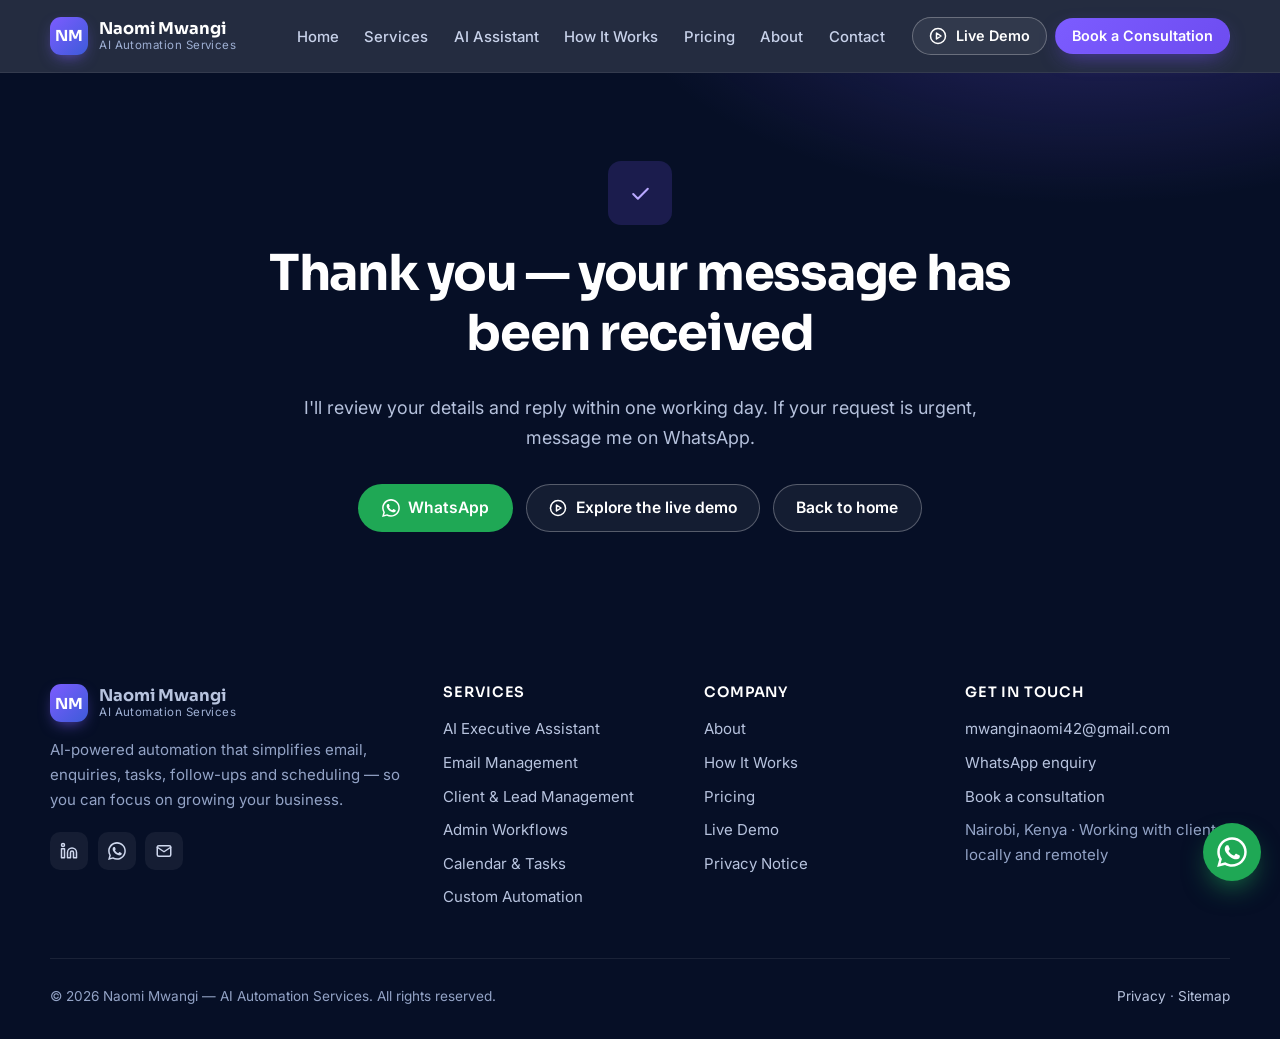
<file: thank-you.html>
<!DOCTYPE html>
<html lang="en-KE" class="no-js">
<head>
<meta charset="utf-8">
<meta name="viewport" content="width=device-width, initial-scale=1">
<title>Thank You | Naomi Mwangi</title>
<meta name="description" content="Thank you for your enquiry.">
<meta name="robots" content="noindex, follow">
<link rel="canonical" href="https://yomie-commits.github.io/automationservices/thank-you.html">
<meta name="theme-color" content="#060f26">
<meta property="og:type" content="website">
<meta property="og:site_name" content="Naomi Mwangi — AI Automation Services">
<meta property="og:title" content="Thank You | Naomi Mwangi">
<meta property="og:description" content="Thank you for your enquiry.">
<meta property="og:url" content="https://yomie-commits.github.io/automationservices/thank-you.html">
<meta property="og:image" content="https://yomie-commits.github.io/automationservices/assets/img/og-image.png">
<meta property="og:locale" content="en_KE">
<meta name="twitter:card" content="summary_large_image">
<meta name="twitter:title" content="Thank You | Naomi Mwangi">
<meta name="twitter:description" content="Thank you for your enquiry.">
<meta name="twitter:image" content="https://yomie-commits.github.io/automationservices/assets/img/og-image.png">
<link rel="icon" href="assets/img/favicon.svg" type="image/svg+xml">
<link rel="apple-touch-icon" href="assets/img/apple-touch-icon.png">
<link rel="preconnect" href="https://fonts.googleapis.com">
<link rel="preconnect" href="https://fonts.gstatic.com" crossorigin>
<link href="https://fonts.googleapis.com/css2?family=Inter:wght@400;500;600;700&family=Sora:wght@600;700&display=swap" rel="stylesheet">
<link rel="stylesheet" href="assets/css/styles.css">

</head>
<body>
<a class="skip-link" href="#main">Skip to content</a>
<header class="site-header">
  <nav class="container nav" aria-label="Main">
    <a class="brand" href="index.html" aria-label="Naomi Mwangi — AI Automation Services, home">
      <span class="brand__mark" aria-hidden="true">NM</span>
      <span class="brand__text"><span class="brand__name">Naomi Mwangi</span><span class="brand__tag">AI Automation Services</span></span>
    </a>
    <button class="nav__toggle" type="button" aria-expanded="false" aria-controls="nav-menu" aria-label="Open menu"><svg viewBox="0 0 24 24" fill="none" stroke="currentColor" stroke-width="2" stroke-linecap="round" stroke-linejoin="round" aria-hidden="true"><path d="M3 6h18M3 12h18M3 18h18"/></svg></button>
    <div class="nav__menu" id="nav-menu">
      <ul class="nav__links"><li><a href="index.html">Home</a></li><li><a href="services.html">Services</a></li><li><a href="ai-executive-assistant.html">AI Assistant</a></li><li><a href="how-it-works.html">How It Works</a></li><li><a href="pricing.html">Pricing</a></li><li><a href="about.html">About</a></li><li><a href="contact.html">Contact</a></li></ul>
      <div class="nav__cta">
        <a class="btn btn--ghost btn--sm" href="app/" data-demo><svg viewBox="0 0 24 24" fill="none" stroke="currentColor" stroke-width="2" stroke-linecap="round" stroke-linejoin="round" aria-hidden="true"><circle cx="12" cy="12" r="10"/><path d="M10 8l6 4-6 4z"/></svg>Live Demo</a>
        <a class="btn btn--primary btn--sm" href="contact.html#consultation" data-book>Book a Consultation</a>
      </div>
    </div>
  </nav>
</header>
<main id="main">

<section class="page-hero" style="text-align:center">
  <div class="container">
    <div class="icon" style="margin:0 auto 1.2rem;width:64px;height:64px;background:rgba(124,92,255,.18);color:#b9a8ff"><svg viewBox="0 0 24 24" fill="none" stroke="currentColor" stroke-width="2" stroke-linecap="round" stroke-linejoin="round" aria-hidden="true"><path d="M5 12.5l4.5 4.5L19 7.5"/></svg></div>
    <h1 style="margin-inline:auto">Thank you — your message has been received</h1>
    <p style="margin-inline:auto">I'll review your details and reply within one working day. If your request is urgent, message me on WhatsApp.</p>
    <div class="btn-row justify-center mt-2">
      <a class="btn btn--whatsapp" href="contact.html" data-wa><svg viewBox="0 0 24 24" fill="currentColor" aria-hidden="true"><path d="M17.5 14.4c-.3-.1-1.8-.9-2-1-.3-.1-.5-.1-.7.1-.2.3-.8 1-.9 1.2-.2.2-.3.2-.6.1-.3-.1-1.2-.5-2.3-1.4-.9-.8-1.4-1.7-1.6-2-.2-.3 0-.5.1-.6l.4-.5c.1-.2.2-.3.3-.5.1-.2 0-.4 0-.5l-.9-2.2c-.2-.6-.5-.5-.7-.5h-.6c-.2 0-.5.1-.8.4-.3.3-1 1-1 2.5s1.1 2.9 1.2 3.1c.1.2 2.1 3.2 5.1 4.5.7.3 1.3.5 1.7.6.7.2 1.4.2 1.9.1.6-.1 1.8-.7 2-1.4.2-.7.2-1.3.2-1.4-.1-.2-.3-.3-.6-.4zM12 21.8c-1.8 0-3.5-.5-5-1.4l-.4-.2-3.7 1 1-3.6-.2-.4c-1-1.6-1.5-3.4-1.5-5.2 0-5.4 4.4-9.8 9.8-9.8 2.6 0 5.1 1 6.9 2.9 1.8 1.8 2.9 4.3 2.9 6.9 0 5.4-4.4 9.8-9.8 9.8zm8.4-18.2C18.1 1.3 15.2.1 12 .1 5.5.1.2 5.4.2 11.9c0 2.1.5 4.1 1.6 5.9L.1 24l6.3-1.7c1.7.9 3.7 1.4 5.6 1.4 6.5 0 11.8-5.3 11.8-11.8 0-3.2-1.2-6.1-3.5-8.3z"/></svg> WhatsApp</a>
      <a class="btn btn--ghost" href="app/" data-demo><svg viewBox="0 0 24 24" fill="none" stroke="currentColor" stroke-width="2" stroke-linecap="round" stroke-linejoin="round" aria-hidden="true"><circle cx="12" cy="12" r="10"/><path d="M10 8l6 4-6 4z"/></svg> Explore the live demo</a>
      <a class="btn btn--ghost" href="index.html">Back to home</a>
    </div>
  </div>
</section>
</main>
<footer class="site-footer">
  <div class="container">
    <div class="footer__grid">
      <div>
        <a class="brand" href="index.html"><span class="brand__mark" aria-hidden="true">NM</span><span class="brand__text"><span class="brand__name">Naomi Mwangi</span><span class="brand__tag">AI Automation Services</span></span></a>
        <p class="mt-1">AI-powered automation that simplifies email, enquiries, tasks, follow-ups and scheduling — so you can focus on growing your business.</p>
        <div class="socials">
          <a href="contact.html" data-linkedin aria-label="LinkedIn"><svg viewBox="0 0 24 24" fill="none" stroke="currentColor" stroke-width="2" stroke-linecap="round" stroke-linejoin="round" aria-hidden="true"><path d="M16 8a6 6 0 0 1 6 6v7h-4v-7a2 2 0 0 0-4 0v7h-4v-7a6 6 0 0 1 6-6z"/><rect x="2" y="9" width="4" height="12"/><circle cx="4" cy="4" r="2"/></svg></a>
          <a href="contact.html" data-wa aria-label="WhatsApp"><svg viewBox="0 0 24 24" fill="currentColor" aria-hidden="true"><path d="M17.5 14.4c-.3-.1-1.8-.9-2-1-.3-.1-.5-.1-.7.1-.2.3-.8 1-.9 1.2-.2.2-.3.2-.6.1-.3-.1-1.2-.5-2.3-1.4-.9-.8-1.4-1.7-1.6-2-.2-.3 0-.5.1-.6l.4-.5c.1-.2.2-.3.3-.5.1-.2 0-.4 0-.5l-.9-2.2c-.2-.6-.5-.5-.7-.5h-.6c-.2 0-.5.1-.8.4-.3.3-1 1-1 2.5s1.1 2.9 1.2 3.1c.1.2 2.1 3.2 5.1 4.5.7.3 1.3.5 1.7.6.7.2 1.4.2 1.9.1.6-.1 1.8-.7 2-1.4.2-.7.2-1.3.2-1.4-.1-.2-.3-.3-.6-.4zM12 21.8c-1.8 0-3.5-.5-5-1.4l-.4-.2-3.7 1 1-3.6-.2-.4c-1-1.6-1.5-3.4-1.5-5.2 0-5.4 4.4-9.8 9.8-9.8 2.6 0 5.1 1 6.9 2.9 1.8 1.8 2.9 4.3 2.9 6.9 0 5.4-4.4 9.8-9.8 9.8zm8.4-18.2C18.1 1.3 15.2.1 12 .1 5.5.1.2 5.4.2 11.9c0 2.1.5 4.1 1.6 5.9L.1 24l6.3-1.7c1.7.9 3.7 1.4 5.6 1.4 6.5 0 11.8-5.3 11.8-11.8 0-3.2-1.2-6.1-3.5-8.3z"/></svg></a>
          <a href="contact.html" data-email aria-label="Email"><svg viewBox="0 0 24 24" fill="none" stroke="currentColor" stroke-width="2" stroke-linecap="round" stroke-linejoin="round" aria-hidden="true"><rect x="3" y="5" width="18" height="14" rx="2"/><path d="M3 7l9 6 9-6"/></svg></a>
        </div>
      </div>
      <div>
        <h4>Services</h4>
        <ul>
          <li><a href="services.html#ai-executive-assistant">AI Executive Assistant</a></li>
          <li><a href="services.html#email-management">Email Management</a></li>
          <li><a href="services.html#client-lead-management">Client &amp; Lead Management</a></li>
          <li><a href="services.html#admin-workflows">Admin Workflows</a></li>
          <li><a href="services.html#calendar-tasks">Calendar &amp; Tasks</a></li>
          <li><a href="services.html#custom-automation">Custom Automation</a></li>
        </ul>
      </div>
      <div>
        <h4>Company</h4>
        <ul>
          <li><a href="about.html">About</a></li>
          <li><a href="how-it-works.html">How It Works</a></li>
          <li><a href="pricing.html">Pricing</a></li>
          <li><a href="app/" data-demo>Live Demo</a></li>
          <li><a href="privacy.html">Privacy Notice</a></li>
        </ul>
      </div>
      <div>
        <h4>Get in touch</h4>
        <ul>
          <li><a href="contact.html" data-email><span data-email-text>Email</span></a></li>
          <li><a href="contact.html" data-wa>WhatsApp enquiry</a></li>
          <li><a href="contact.html#consultation" data-book>Book a consultation</a></li>
          <li>Nairobi, Kenya · Working with clients locally and remotely</li>
        </ul>
      </div>
    </div>
    <div class="footer__bottom">
      <span>&copy; <span data-year>2026</span> Naomi Mwangi — AI Automation Services. All rights reserved.</span>
      <span><a href="privacy.html">Privacy</a> · <a href="sitemap.xml">Sitemap</a></span>
    </div>
  </div>
</footer>
<a class="wa-float" href="contact.html" data-wa aria-label="Chat on WhatsApp"><svg viewBox="0 0 24 24" fill="currentColor" aria-hidden="true"><path d="M17.5 14.4c-.3-.1-1.8-.9-2-1-.3-.1-.5-.1-.7.1-.2.3-.8 1-.9 1.2-.2.2-.3.2-.6.1-.3-.1-1.2-.5-2.3-1.4-.9-.8-1.4-1.7-1.6-2-.2-.3 0-.5.1-.6l.4-.5c.1-.2.2-.3.3-.5.1-.2 0-.4 0-.5l-.9-2.2c-.2-.6-.5-.5-.7-.5h-.6c-.2 0-.5.1-.8.4-.3.3-1 1-1 2.5s1.1 2.9 1.2 3.1c.1.2 2.1 3.2 5.1 4.5.7.3 1.3.5 1.7.6.7.2 1.4.2 1.9.1.6-.1 1.8-.7 2-1.4.2-.7.2-1.3.2-1.4-.1-.2-.3-.3-.6-.4zM12 21.8c-1.8 0-3.5-.5-5-1.4l-.4-.2-3.7 1 1-3.6-.2-.4c-1-1.6-1.5-3.4-1.5-5.2 0-5.4 4.4-9.8 9.8-9.8 2.6 0 5.1 1 6.9 2.9 1.8 1.8 2.9 4.3 2.9 6.9 0 5.4-4.4 9.8-9.8 9.8zm8.4-18.2C18.1 1.3 15.2.1 12 .1 5.5.1.2 5.4.2 11.9c0 2.1.5 4.1 1.6 5.9L.1 24l6.3-1.7c1.7.9 3.7 1.4 5.6 1.4 6.5 0 11.8-5.3 11.8-11.8 0-3.2-1.2-6.1-3.5-8.3z"/></svg></a>
<script src="assets/js/config.js"></script>
<script src="assets/js/main.js"></script>

</body>
</html>
</file>
<file: assets/css/styles.css>
/* =========================================================
   AI Automation Services — Design system
   Navy · White · Subtle purple
   ========================================================= */
:root {
  --navy-950: #060f26;
  --navy-900: #0a1733;
  --navy-800: #0f2148;
  --navy-700: #16305f;
  --navy-600: #224079;
  --ink: #0d1a35;
  --text: #33405c;
  --muted: #5d6a85;
  --line: #e3e8f2;
  --bg: #ffffff;
  --bg-soft: #f5f7fc;
  --purple-600: #6d4cf0;
  --purple-500: #7c5cff;
  --purple-400: #9b82ff;
  --purple-100: #eeeaff;
  --green: #12a37a;
  --amber: #d98a04;
  --red: #d64545;
  --radius: 14px;
  --radius-lg: 22px;
  --shadow-sm: 0 1px 2px rgba(10, 23, 51, .06), 0 2px 8px rgba(10, 23, 51, .05);
  --shadow: 0 10px 30px -10px rgba(10, 23, 51, .18);
  --shadow-lg: 0 30px 60px -20px rgba(10, 23, 51, .35);
  --font-head: "Sora", "Segoe UI", system-ui, sans-serif;
  --font-body: "Inter", "Segoe UI", system-ui, sans-serif;
  --container: 1180px;
}

*, *::before, *::after { box-sizing: border-box; }
html { scroll-behavior: smooth; -webkit-text-size-adjust: 100%; }
body {
  margin: 0; font-family: var(--font-body); font-size: 1.0625rem; line-height: 1.65;
  color: var(--text); background: var(--bg); -webkit-font-smoothing: antialiased;
}
img, svg { max-width: 100%; display: block; }
a { color: var(--purple-600); text-decoration: none; }
a:hover { text-decoration: underline; }
h1, h2, h3, h4 { font-family: var(--font-head); color: var(--ink); line-height: 1.2; margin: 0 0 .6em; letter-spacing: -.01em; }
h1 { font-size: clamp(2.2rem, 5vw, 3.6rem); font-weight: 700; letter-spacing: -.025em; }
h2 { font-size: clamp(1.7rem, 3.2vw, 2.5rem); font-weight: 700; }
h3 { font-size: 1.25rem; font-weight: 600; }
h4 { font-size: 1.02rem; font-weight: 600; }
p { margin: 0 0 1em; }
ul { padding-left: 1.2em; }
:focus-visible { outline: 3px solid var(--purple-400); outline-offset: 3px; border-radius: 6px; }

.container { width: min(100% - 2.5rem, var(--container)); margin-inline: auto; }
.section { padding: clamp(4rem, 8vw, 6.5rem) 0; }
.section--soft { background: var(--bg-soft); }
.section--navy { background: radial-gradient(1200px 500px at 85% -10%, rgba(124, 92, 255, .25), transparent 60%), var(--navy-900); color: #c9d3ea; }
.section--navy h2, .section--navy h3, .section--navy h4 { color: #fff; }
.section-head { max-width: 720px; margin: 0 auto 3rem; text-align: center; }
.section-head--left { margin-left: 0; text-align: left; }
.eyebrow {
  display: inline-flex; align-items: center; gap: .5rem; font-size: .8rem; font-weight: 600;
  letter-spacing: .12em; text-transform: uppercase; color: var(--purple-600); margin-bottom: .9rem;
}
.eyebrow::before { content: ""; width: 18px; height: 2px; background: currentColor; border-radius: 2px; }
.section--navy .eyebrow, .hero .eyebrow, .page-hero .eyebrow { color: var(--purple-400); }
.lead { font-size: 1.15rem; color: var(--muted); }
.section--navy .lead { color: #b7c3de; }
.skip-link { position: absolute; left: -999px; top: 0; background: #fff; padding: .6rem 1rem; z-index: 999; }
.skip-link:focus { left: 1rem; top: 1rem; }
.visually-hidden { position: absolute !important; width: 1px; height: 1px; overflow: hidden; clip: rect(0 0 0 0); white-space: nowrap; }

/* ---------- Buttons ---------- */
.btn {
  display: inline-flex; align-items: center; justify-content: center; gap: .55rem;
  padding: .85rem 1.4rem; border-radius: 999px; font-weight: 600; font-size: .98rem; line-height: 1.2;
  border: 1.5px solid transparent; cursor: pointer; transition: transform .2s ease, box-shadow .2s ease, background .2s ease, color .2s;
  text-decoration: none !important; font-family: var(--font-body); white-space: nowrap;
}
.btn svg { width: 18px; height: 18px; flex: none; }
.btn--primary { background: linear-gradient(135deg, var(--purple-500), var(--purple-600)); color: #fff; box-shadow: 0 8px 22px -8px rgba(109, 76, 240, .7); }
.btn--primary:hover { transform: translateY(-2px); box-shadow: 0 14px 28px -10px rgba(109, 76, 240, .8); }
.btn--ghost { background: rgba(255, 255, 255, .06); color: #fff; border-color: rgba(255, 255, 255, .28); }
.btn--ghost:hover { background: rgba(255, 255, 255, .14); }
.btn--outline { background: #fff; color: var(--navy-800); border-color: var(--line); }
.btn--outline:hover { border-color: var(--purple-400); color: var(--purple-600); }
.btn--navy { background: var(--navy-800); color: #fff; }
.btn--navy:hover { background: var(--navy-700); transform: translateY(-2px); }
.btn--whatsapp { background: #1fa855; color: #fff; }
.btn--whatsapp:hover { background: #178f47; transform: translateY(-2px); }
.btn--block { width: 100%; }
.btn--sm { padding: .55rem 1rem; font-size: .9rem; }
.btn-row { display: flex; flex-wrap: wrap; gap: .8rem; }

/* ---------- Header ---------- */
.site-header {
  position: sticky; top: 0; z-index: 50; background: rgba(6, 15, 38, .88);
  backdrop-filter: saturate(160%) blur(14px); -webkit-backdrop-filter: saturate(160%) blur(14px);
  border-bottom: 1px solid rgba(255, 255, 255, .07);
}
.nav { display: flex; align-items: center; justify-content: space-between; height: 72px; gap: 1rem; }
.brand { display: flex; align-items: center; gap: .7rem; color: #fff; text-decoration: none !important; }
.brand__mark {
  width: 38px; height: 38px; border-radius: 11px; display: grid; place-items: center; flex: none;
  background: linear-gradient(135deg, var(--purple-500), #3d5bd9); color: #fff; font-family: var(--font-head); font-weight: 700; font-size: .95rem;
  box-shadow: 0 6px 16px -6px rgba(124, 92, 255, .8);
}
.brand__text { display: flex; flex-direction: column; line-height: 1.15; }
.brand__name { font-family: var(--font-head); font-weight: 700; font-size: 1.02rem; }
.brand__tag { font-size: .72rem; color: #9fb0d4; letter-spacing: .04em; }
.nav__links { display: flex; align-items: center; gap: .2rem; list-style: none; margin: 0; padding: 0; }
.nav__links a { color: #c8d2ea; font-size: .93rem; font-weight: 500; padding: .5rem .7rem; border-radius: 8px; text-decoration: none; }
.nav__links a:hover, .nav__links a[aria-current="page"] { color: #fff; background: rgba(255, 255, 255, .07); }
.nav__cta { display: flex; gap: .5rem; align-items: center; }
.nav__toggle { display: none; background: none; border: 0; color: #fff; padding: .4rem; cursor: pointer; }
.nav__toggle svg { width: 28px; height: 28px; }
@media (max-width: 1060px) {
  .nav__toggle { display: block; }
  .nav__menu {
    position: fixed; inset: 72px 0 auto 0; background: var(--navy-950); padding: 1rem 1.25rem 1.5rem;
    border-bottom: 1px solid rgba(255, 255, 255, .08); display: none; max-height: calc(100vh - 72px); overflow-y: auto;
  }
  .nav__menu.is-open { display: block; }
  .nav__links { flex-direction: column; align-items: stretch; }
  .nav__links a { display: block; padding: .8rem .6rem; font-size: 1rem; }
  .nav__cta { margin-top: 1rem; flex-direction: column; align-items: stretch; }
}
@media (min-width: 1061px) { .nav__menu { display: flex; align-items: center; gap: 1rem; } }

/* ---------- Hero ---------- */
.hero {
  position: relative; overflow: hidden; color: #c9d3ea; padding: clamp(3.5rem, 7vw, 6rem) 0 clamp(4rem, 8vw, 7rem);
  background:
    radial-gradient(900px 500px at 90% 0%, rgba(124, 92, 255, .32), transparent 60%),
    radial-gradient(700px 400px at -10% 100%, rgba(61, 91, 217, .28), transparent 60%),
    var(--navy-950);
}
.hero::before {
  content: ""; position: absolute; inset: 0; pointer-events: none; opacity: .5;
  background-image: linear-gradient(rgba(255, 255, 255, .04) 1px, transparent 1px), linear-gradient(90deg, rgba(255, 255, 255, .04) 1px, transparent 1px);
  background-size: 44px 44px; mask-image: radial-gradient(ellipse at center, #000 30%, transparent 75%);
}
.hero__grid { position: relative; display: grid; grid-template-columns: 1.05fr 1fr; gap: 3.5rem; align-items: center; }
.hero h1 { color: #fff; }
.hero h1 .accent { background: linear-gradient(90deg, #b9a8ff, #7c9bff); -webkit-background-clip: text; background-clip: text; color: transparent; }
.hero__text { font-size: 1.15rem; color: #b8c4de; max-width: 600px; margin-bottom: 2rem; }
.hero__note { margin-top: 1.6rem; display: flex; flex-wrap: wrap; gap: 1.3rem; font-size: .9rem; color: #93a3c6; }
.hero__note span { display: inline-flex; align-items: center; gap: .45rem; }
.hero__note svg { width: 16px; height: 16px; color: var(--purple-400); }
@media (max-width: 940px) { .hero__grid { grid-template-columns: 1fr; } }

.page-hero {
  position: relative; overflow: hidden; color: #c0cbe4; padding: clamp(3.5rem, 7vw, 5.5rem) 0;
  background: radial-gradient(800px 400px at 85% -20%, rgba(124, 92, 255, .3), transparent 60%), var(--navy-950);
}
.page-hero h1 { color: #fff; font-size: clamp(2rem, 4.4vw, 3.1rem); max-width: 820px; }
.page-hero p { max-width: 720px; font-size: 1.12rem; color: #b5c1dc; }
.breadcrumb { font-size: .85rem; color: #8e9ec2; margin-bottom: 1.1rem; }
.breadcrumb a { color: #b9a8ff; }

/* ---------- Dashboard visual ---------- */
.dash {
  position: relative; background: linear-gradient(180deg, #111f45, #0b1734); border: 1px solid rgba(255, 255, 255, .1);
  border-radius: var(--radius-lg); box-shadow: var(--shadow-lg), 0 0 0 1px rgba(124, 92, 255, .12); padding: 1rem; color: #cdd6ee; font-size: .85rem;
}
.dash__bar { display: flex; align-items: center; gap: .45rem; padding: .2rem .3rem .9rem; border-bottom: 1px solid rgba(255, 255, 255, .07); margin-bottom: .9rem; }
.dash__dot { width: 10px; height: 10px; border-radius: 50%; background: #2c3a62; }
.dash__title { margin-left: .6rem; font-size: .8rem; color: #8fa0c7; }
.dash__stats { display: grid; grid-template-columns: repeat(3, 1fr); gap: .6rem; margin-bottom: .9rem; }
.stat { background: rgba(255, 255, 255, .04); border: 1px solid rgba(255, 255, 255, .06); border-radius: 10px; padding: .7rem .75rem; }
.stat b { display: block; font-family: var(--font-head); font-size: 1.35rem; color: #fff; line-height: 1.1; }
.stat small { color: #8fa0c7; font-size: .72rem; }
.dash__list { display: grid; gap: .5rem; }
.mail { display: grid; grid-template-columns: auto 1fr auto; gap: .7rem; align-items: center; background: rgba(255, 255, 255, .035); border: 1px solid rgba(255, 255, 255, .06); border-radius: 10px; padding: .6rem .75rem; }
.mail__av { width: 30px; height: 30px; border-radius: 50%; display: grid; place-items: center; font-weight: 700; font-size: .75rem; color: #fff; background: #2a3c70; }
.mail__from { color: #fff; font-weight: 600; font-size: .82rem; }
.mail__sum { color: #95a5c9; font-size: .76rem; white-space: nowrap; overflow: hidden; text-overflow: ellipsis; }
.mail > div { min-width: 0; }
.tag { display: inline-flex; align-items: center; gap: .3rem; font-size: .68rem; font-weight: 700; padding: .22rem .55rem; border-radius: 999px; letter-spacing: .02em; text-transform: uppercase; }
.tag--high { background: rgba(214, 69, 69, .16); color: #ff8f8f; }
.tag--med { background: rgba(217, 138, 4, .16); color: #ffc560; }
.tag--low { background: rgba(18, 163, 122, .16); color: #59dcb3; }
.dash__float {
  position: absolute; background: #fff; color: var(--ink); border-radius: 12px; box-shadow: var(--shadow-lg); padding: .7rem .9rem;
  font-size: .78rem; display: flex; align-items: center; gap: .6rem; animation: float 6s ease-in-out infinite;
}
.dash__float b { display: block; font-size: .82rem; }
.dash__float small { color: var(--muted); }
.dash__float .ico { width: 30px; height: 30px; border-radius: 9px; display: grid; place-items: center; background: var(--purple-100); color: var(--purple-600); flex: none; }
.dash__float .ico svg { width: 16px; height: 16px; }
.dash__float--a { left: -28px; bottom: 54px; }
.dash__float--b { right: -18px; top: -20px; animation-delay: -3s; }
@keyframes float { 0%, 100% { transform: translateY(0); } 50% { transform: translateY(-8px); } }
@media (max-width: 560px) { .dash__float { display: none; } .dash__stats { grid-template-columns: repeat(3, 1fr); } }

/* ---------- Cards & grids ---------- */
.grid { display: grid; gap: 1.4rem; }
.grid--2 { grid-template-columns: repeat(2, 1fr); }
.grid--3 { grid-template-columns: repeat(3, 1fr); }
.grid--4 { grid-template-columns: repeat(4, 1fr); }
@media (max-width: 980px) { .grid--3, .grid--4 { grid-template-columns: repeat(2, 1fr); } }
@media (max-width: 640px) { .grid--2, .grid--3, .grid--4 { grid-template-columns: 1fr; } }
.card {
  background: #fff; border: 1px solid var(--line); border-radius: var(--radius); padding: 1.7rem;
  box-shadow: var(--shadow-sm); transition: transform .25s ease, box-shadow .25s ease, border-color .25s;
}
.card:hover { transform: translateY(-4px); box-shadow: var(--shadow); border-color: #d6dcf0; }
.card p:last-child { margin-bottom: 0; }
.card--dark { background: rgba(255, 255, 255, .04); border-color: rgba(255, 255, 255, .09); box-shadow: none; }
.card--dark:hover { border-color: rgba(155, 130, 255, .45); box-shadow: none; }
.card--dark p { color: #b3bfda; }
.icon {
  width: 50px; height: 50px; border-radius: 13px; display: grid; place-items: center; margin-bottom: 1.1rem;
  background: linear-gradient(135deg, var(--purple-100), #e4ebff); color: var(--purple-600);
}
.icon svg { width: 25px; height: 25px; }
.card--dark .icon { background: rgba(124, 92, 255, .16); color: #b9a8ff; }
.card__link { display: inline-flex; align-items: center; gap: .35rem; font-weight: 600; font-size: .94rem; margin-top: .6rem; }
.card__link svg { width: 16px; height: 16px; transition: transform .2s; }
.card__link:hover svg { transform: translateX(3px); }

.check-list { list-style: none; padding: 0; margin: 0 0 1rem; display: grid; gap: .55rem; }
.check-list li { position: relative; padding-left: 1.85rem; }
.check-list li::before {
  content: ""; position: absolute; left: 0; top: .32em; width: 1.15rem; height: 1.15rem; border-radius: 50%;
  background: var(--purple-100) url("data:image/svg+xml,%3Csvg xmlns='http://www.w3.org/2000/svg' viewBox='0 0 24 24' fill='none' stroke='%236d4cf0' stroke-width='3.2' stroke-linecap='round' stroke-linejoin='round'%3E%3Cpath d='M5 12.5l4.5 4.5L19 7.5'/%3E%3C/svg%3E") center / 70% no-repeat;
}
.section--navy .check-list li::before { background-color: rgba(124, 92, 255, .2); }

/* ---------- Steps ---------- */
.steps { display: grid; grid-template-columns: repeat(4, 1fr); gap: 1.4rem; counter-reset: step; }
@media (max-width: 980px) { .steps { grid-template-columns: repeat(2, 1fr); } }
@media (max-width: 560px) { .steps { grid-template-columns: 1fr; } }
.step { position: relative; padding: 1.6rem; border-radius: var(--radius); background: #fff; border: 1px solid var(--line); }
.step__num { font-family: var(--font-head); font-weight: 700; font-size: .85rem; color: var(--purple-600); background: var(--purple-100); width: 38px; height: 38px; border-radius: 50%; display: grid; place-items: center; margin-bottom: 1rem; }

.timeline { position: relative; max-width: 860px; margin: 0 auto; }
.timeline::before { content: ""; position: absolute; left: 27px; top: 10px; bottom: 10px; width: 2px; background: linear-gradient(var(--purple-400), #c9d4f5); }
.tl-item { position: relative; display: grid; grid-template-columns: 56px 1fr; gap: 1.4rem; padding-bottom: 2.2rem; }
.tl-item:last-child { padding-bottom: 0; }
.tl-dot { width: 56px; height: 56px; border-radius: 50%; background: #fff; border: 2px solid var(--purple-400); display: grid; place-items: center; color: var(--purple-600); font-family: var(--font-head); font-weight: 700; position: relative; z-index: 1; box-shadow: 0 0 0 6px var(--bg-soft); }
.tl-body { background: #fff; border: 1px solid var(--line); border-radius: var(--radius); padding: 1.4rem 1.6rem; box-shadow: var(--shadow-sm); }
.tl-body h3 { margin-bottom: .35rem; }
.tl-body .meta { font-size: .85rem; color: var(--purple-600); font-weight: 600; margin-bottom: .6rem; }
.tl-body ul { margin: .4rem 0 0; color: var(--muted); font-size: .97rem; }

/* ---------- Workflow diagram ---------- */
.flow { display: grid; grid-template-columns: repeat(5, 1fr); gap: 1rem; align-items: stretch; position: relative; }
.flow__node {
  position: relative; text-align: center; background: rgba(255, 255, 255, .05); border: 1px solid rgba(255, 255, 255, .12);
  border-radius: var(--radius); padding: 1.3rem .9rem 1.2rem;
}
.flow__node .icon { margin: 0 auto .8rem; }
.flow__node h4 { color: #fff; margin-bottom: .3rem; }
.flow__node p { font-size: .85rem; color: #a9b6d4; margin: 0; }
.flow__node:not(:last-child)::after {
  content: ""; position: absolute; right: -1rem; top: 50%; width: 1rem; height: 2px; transform: translateY(-50%);
  background: linear-gradient(90deg, var(--purple-400), #7c9bff);
}
.flow__node:not(:last-child)::before {
  content: ""; position: absolute; right: -1.05rem; top: 50%; width: 8px; height: 8px; transform: translateY(-50%) rotate(45deg);
  border-top: 2px solid #7c9bff; border-right: 2px solid #7c9bff; z-index: 1;
}
.flow__step { display: inline-block; font-size: .7rem; letter-spacing: .1em; text-transform: uppercase; color: var(--purple-400); font-weight: 700; margin-bottom: .4rem; }
@media (max-width: 900px) {
  .flow { grid-template-columns: 1fr; gap: 1.6rem; max-width: 420px; margin: 0 auto; }
  .flow__node:not(:last-child)::after { right: 50%; top: auto; bottom: -1.6rem; width: 2px; height: 1.6rem; transform: translateX(50%); }
  .flow__node:not(:last-child)::before { right: 50%; top: auto; bottom: -1.65rem; transform: translateX(50%) rotate(135deg); }
}
.flow--light .flow__node { background: #fff; border-color: var(--line); box-shadow: var(--shadow-sm); }
.flow--light .flow__node h4 { color: var(--ink); }
.flow--light .flow__node p { color: var(--muted); }
.flow--light .flow__step { color: var(--purple-600); }

/* ---------- Split / feature ---------- */
.split { display: grid; grid-template-columns: 1fr 1fr; gap: 3.5rem; align-items: center; }
.split--top { align-items: start; }
@media (max-width: 900px) { .split { grid-template-columns: 1fr; gap: 2.2rem; } }
.feature-panel { background: linear-gradient(160deg, var(--navy-800), var(--navy-950)); border-radius: var(--radius-lg); padding: 1.6rem; box-shadow: var(--shadow-lg); color: #cdd6ee; }
.chip-row { display: flex; flex-wrap: wrap; gap: .5rem; }
.chip { display: inline-flex; align-items: center; gap: .4rem; padding: .45rem .85rem; border-radius: 999px; background: #fff; border: 1px solid var(--line); font-size: .9rem; font-weight: 500; color: var(--navy-700); }
.chip svg { width: 16px; height: 16px; color: var(--purple-600); }
.section--navy .chip { background: rgba(255, 255, 255, .05); border-color: rgba(255, 255, 255, .12); color: #dbe2f3; }

/* ---------- Service detail ---------- */
.service { display: grid; grid-template-columns: 300px 1fr; gap: 3rem; padding: 3.2rem 0; border-top: 1px solid var(--line); scroll-margin-top: 90px; }
.service:first-of-type { border-top: 0; padding-top: 0; }
@media (max-width: 900px) { .service { grid-template-columns: 1fr; gap: 1.4rem; } }
.service__aside { position: sticky; top: 100px; align-self: start; }
@media (max-width: 900px) { .service__aside { position: static; } }
.service__num { font-family: var(--font-head); font-size: .85rem; color: var(--purple-600); font-weight: 700; letter-spacing: .1em; }
.service__blocks { display: grid; grid-template-columns: 1fr 1fr; gap: 1.1rem; }
@media (max-width: 640px) { .service__blocks { grid-template-columns: 1fr; } }
.sblock { background: var(--bg-soft); border-radius: var(--radius); padding: 1.3rem 1.4rem; border: 1px solid var(--line); }
.sblock h4 { display: flex; align-items: center; gap: .5rem; font-size: .82rem; letter-spacing: .08em; text-transform: uppercase; color: var(--navy-700); margin-bottom: .6rem; }
.sblock h4 svg { width: 17px; height: 17px; color: var(--purple-600); }
.sblock p, .sblock li { font-size: .97rem; }
.sblock ul { margin: 0; padding-left: 1.1rem; }
.sblock--problem { background: #fff7f5; border-color: #f6e0da; }
.sblock--problem h4 svg { color: var(--red); }
.sblock--wide { grid-column: 1 / -1; }
.toc { display: flex; flex-wrap: wrap; gap: .5rem; justify-content: center; }
.toc a { padding: .5rem .95rem; border-radius: 999px; border: 1px solid rgba(255, 255, 255, .18); color: #dbe2f3; font-size: .9rem; }
.toc a:hover { background: rgba(255, 255, 255, .08); text-decoration: none; }

/* ---------- Pricing ---------- */
.pricing { display: grid; grid-template-columns: repeat(3, 1fr); gap: 1.4rem; align-items: stretch; }
@media (max-width: 980px) { .pricing { grid-template-columns: 1fr; max-width: 520px; margin: 0 auto; } }
.plan { position: relative; display: flex; flex-direction: column; background: #fff; border: 1px solid var(--line); border-radius: var(--radius-lg); padding: 2rem; box-shadow: var(--shadow-sm); }
.plan--featured { border: 2px solid var(--purple-500); box-shadow: 0 30px 60px -30px rgba(109, 76, 240, .55); }
.plan__badge { position: absolute; top: -14px; left: 50%; transform: translateX(-50%); background: linear-gradient(135deg, var(--purple-500), var(--purple-600)); color: #fff; font-size: .75rem; font-weight: 700; letter-spacing: .08em; text-transform: uppercase; padding: .35rem .9rem; border-radius: 999px; white-space: nowrap; }
.plan__name { font-family: var(--font-head); font-weight: 700; letter-spacing: .1em; text-transform: uppercase; font-size: .85rem; color: var(--purple-600); }
.plan__price { font-family: var(--font-head); font-size: 2.5rem; font-weight: 700; color: var(--ink); line-height: 1.1; margin: .6rem 0 .2rem; }
.plan__price small { font-size: 1rem; color: var(--muted); font-weight: 600; }
.plan__for { color: var(--muted); font-size: .95rem; min-height: 3em; }
.plan .check-list { margin: 1.2rem 0 1.8rem; flex: 1; }
.plan hr { border: 0; border-top: 1px solid var(--line); margin: 1rem 0 0; width: 100%; }
.notice { display: flex; gap: .9rem; align-items: flex-start; background: var(--purple-100); border: 1px solid #ddd5ff; color: var(--navy-700); border-radius: var(--radius); padding: 1.1rem 1.3rem; font-size: .97rem; }
.notice svg { width: 22px; height: 22px; flex: none; color: var(--purple-600); margin-top: .1rem; }
.notice p:last-child { margin-bottom: 0; }
.table-wrap { overflow-x: auto; border: 1px solid var(--line); border-radius: var(--radius); background: #fff; }
table.compare { width: 100%; border-collapse: collapse; min-width: 640px; font-size: .95rem; }
table.compare th, table.compare td { padding: .85rem 1.1rem; text-align: left; border-bottom: 1px solid var(--line); }
table.compare thead th { background: var(--bg-soft); font-family: var(--font-head); color: var(--ink); font-size: .9rem; }
table.compare td:not(:first-child), table.compare th:not(:first-child) { text-align: center; }
table.compare tr:last-child td { border-bottom: 0; }
.yes { color: var(--green); font-weight: 700; }
.no { color: #b5bdd0; }

/* ---------- FAQ ---------- */
.faq { max-width: 860px; margin: 0 auto; display: grid; gap: .8rem; }
.faq details { background: #fff; border: 1px solid var(--line); border-radius: var(--radius); padding: 0 1.4rem; transition: border-color .2s, box-shadow .2s; }
.faq details[open] { border-color: #d3caff; box-shadow: var(--shadow-sm); }
.faq summary { cursor: pointer; list-style: none; padding: 1.15rem 0; font-weight: 600; color: var(--ink); display: flex; justify-content: space-between; gap: 1rem; align-items: center; font-family: var(--font-head); font-size: 1.02rem; }
.faq summary::-webkit-details-marker { display: none; }
.faq summary::after { content: "+"; font-size: 1.5rem; font-weight: 400; color: var(--purple-600); transition: transform .25s; line-height: 1; }
.faq details[open] summary::after { transform: rotate(45deg); }
.faq details > div { padding: 0 0 1.2rem; color: var(--text); }

/* ---------- CTA band ---------- */
.cta-band {
  position: relative; overflow: hidden; border-radius: var(--radius-lg); padding: clamp(2.2rem, 5vw, 3.6rem);
  background: radial-gradient(600px 300px at 100% 0%, rgba(155, 130, 255, .45), transparent 60%), linear-gradient(135deg, var(--navy-800), var(--navy-950));
  color: #c9d3ea; display: grid; grid-template-columns: 1.4fr auto; gap: 2rem; align-items: center;
}
.cta-band h2 { color: #fff; margin-bottom: .5rem; }
.cta-band p { margin: 0; color: #b7c3de; }
@media (max-width: 820px) { .cta-band { grid-template-columns: 1fr; } }

/* ---------- Forms ---------- */
.form-card { background: #fff; border: 1px solid var(--line); border-radius: var(--radius-lg); padding: clamp(1.4rem, 3vw, 2.2rem); box-shadow: var(--shadow); scroll-margin-top: 90px; }
.form-grid { display: grid; grid-template-columns: 1fr 1fr; gap: 1.1rem; }
.form-grid .full { grid-column: 1 / -1; }
@media (max-width: 640px) { .form-grid { grid-template-columns: 1fr; } }
.field label, .field legend { display: block; font-weight: 600; font-size: .9rem; color: var(--ink); margin-bottom: .4rem; }
.field .req { color: var(--purple-600); }
.field input, .field select, .field textarea {
  width: 100%; font: inherit; font-size: .98rem; color: var(--ink); background: #fbfcfe; border: 1.5px solid var(--line);
  border-radius: 10px; padding: .75rem .9rem; transition: border-color .2s, box-shadow .2s, background .2s;
}
.field textarea { min-height: 120px; resize: vertical; }
.field input:focus, .field select:focus, .field textarea:focus { outline: none; border-color: var(--purple-400); background: #fff; box-shadow: 0 0 0 4px rgba(124, 92, 255, .14); }
.field input[aria-invalid="true"], .field select[aria-invalid="true"], .field textarea[aria-invalid="true"] { border-color: var(--red); }
.field .hint { font-size: .8rem; color: var(--muted); margin-top: .35rem; }
.field .err { font-size: .82rem; color: var(--red); margin-top: .35rem; display: none; }
.field.has-error .err { display: block; }
fieldset.field { border: 0; padding: 0; margin: 0; }
.checks { display: grid; grid-template-columns: 1fr 1fr; gap: .45rem .9rem; }
@media (max-width: 640px) { .checks { grid-template-columns: 1fr; } }
.checks label { display: flex; gap: .55rem; align-items: center; font-weight: 500; font-size: .94rem; color: var(--text); margin: 0; cursor: pointer; }
.checks input { width: 18px; height: 18px; accent-color: var(--purple-600); flex: none; }
.consent { display: flex; gap: .6rem; align-items: flex-start; font-size: .88rem; color: var(--muted); }
.consent input { width: 18px; height: 18px; margin-top: .2rem; accent-color: var(--purple-600); flex: none; }
.form-status { display: none; margin-top: 1rem; padding: .9rem 1.1rem; border-radius: 10px; font-size: .95rem; }
.form-status.is-visible { display: block; }
.form-status--ok { background: #e8f8f1; color: #0b6b4f; border: 1px solid #bfe9d8; }
.form-status--err { background: #fdeeee; color: #9b2c2c; border: 1px solid #f5cccc; }
.form-status--info { background: var(--purple-100); color: var(--navy-700); border: 1px solid #ddd5ff; }
.hp { position: absolute; left: -5000px; }
.contact-list { list-style: none; padding: 0; margin: 0; display: grid; gap: 1rem; }
.contact-list li { display: flex; gap: 1rem; align-items: flex-start; }
.contact-list .icon { margin: 0; width: 44px; height: 44px; flex: none; }
.contact-list .icon svg { width: 21px; height: 21px; }
.contact-list b { display: block; color: var(--ink); }
.contact-list span, .contact-list a { font-size: .95rem; word-break: break-word; }

/* ---------- Industries ---------- */
.industry { display: flex; gap: 1rem; align-items: flex-start; padding: 1.3rem; border-radius: var(--radius); background: #fff; border: 1px solid var(--line); }
.industry .icon { margin: 0; width: 44px; height: 44px; flex: none; }
.industry .icon svg { width: 22px; height: 22px; }
.industry h4 { margin-bottom: .2rem; }
.industry p { margin: 0; font-size: .93rem; color: var(--muted); }

/* ---------- About ---------- */
.portrait {
  aspect-ratio: 4 / 5; border-radius: var(--radius-lg); position: relative; overflow: hidden;
  background: radial-gradient(400px 300px at 70% 20%, rgba(155, 130, 255, .5), transparent 60%), linear-gradient(160deg, var(--navy-700), var(--navy-950));
  display: grid; place-items: center; color: #fff; box-shadow: var(--shadow-lg);
}
.portrait__initials { font-family: var(--font-head); font-size: 5rem; font-weight: 700; opacity: .9; }
.portrait__note { position: absolute; bottom: 1rem; left: 1rem; right: 1rem; font-size: .8rem; background: rgba(0, 0, 0, .3); border-radius: 10px; padding: .6rem .8rem; color: #dbe2f3; text-align: center; }
.portrait img { width: 100%; height: 100%; object-fit: cover; position: absolute; inset: 0; }
.placeholder { background: #fff6d6; border: 1px dashed #e0b84a; color: #6b5310; padding: .05rem .4rem; border-radius: 5px; font-size: .92em; }

/* ---------- Footer ---------- */
.site-footer { background: var(--navy-950); color: #93a3c6; padding: 4rem 0 2rem; font-size: .94rem; }
.footer__grid { display: grid; grid-template-columns: 1.6fr 1fr 1fr 1.2fr; gap: 2.5rem; }
@media (max-width: 900px) { .footer__grid { grid-template-columns: 1fr 1fr; } }
@media (max-width: 560px) { .footer__grid { grid-template-columns: 1fr; } }
.site-footer h4 { color: #fff; font-size: .9rem; letter-spacing: .06em; text-transform: uppercase; margin-bottom: 1rem; }
.site-footer ul { list-style: none; margin: 0; padding: 0; display: grid; gap: .55rem; }
.site-footer a { color: #b7c3de; }
.site-footer a:hover { color: #fff; }
.footer__bottom { border-top: 1px solid rgba(255, 255, 255, .08); margin-top: 3rem; padding-top: 1.6rem; display: flex; flex-wrap: wrap; justify-content: space-between; gap: 1rem; font-size: .85rem; }
.socials { display: flex; gap: .6rem; margin-top: 1.2rem; }
.socials a { width: 38px; height: 38px; border-radius: 10px; display: grid; place-items: center; background: rgba(255, 255, 255, .06); color: #cfd8ee; }
.socials a:hover { background: var(--purple-600); color: #fff; }
.socials svg { width: 18px; height: 18px; }

/* ---------- Floating WhatsApp ---------- */
.wa-float {
  position: fixed; right: 1.2rem; bottom: 1.2rem; z-index: 60; width: 58px; height: 58px; border-radius: 50%;
  background: #1fa855; color: #fff; display: grid; place-items: center; box-shadow: 0 12px 28px -8px rgba(31, 168, 85, .7);
  transition: transform .2s;
}
.wa-float:hover { transform: scale(1.07); }
.wa-float svg { width: 30px; height: 30px; }

/* ---------- Demo ---------- */
.demo { display: grid; grid-template-columns: 340px 1fr; gap: 1.2rem; align-items: start; }
@media (max-width: 960px) { .demo { grid-template-columns: 1fr; } }
.demo-panel { background: #fff; border: 1px solid var(--line); border-radius: var(--radius-lg); box-shadow: var(--shadow-sm); overflow: hidden; }
.demo-panel__head { display: flex; align-items: center; justify-content: space-between; gap: .6rem; padding: .9rem 1.1rem; border-bottom: 1px solid var(--line); background: var(--bg-soft); }
.demo-panel__head h3 { font-size: .95rem; margin: 0; display: flex; align-items: center; gap: .5rem; }
.demo-panel__head h3 svg { width: 18px; height: 18px; color: var(--purple-600); }
.demo-panel__body { padding: 1rem 1.1rem; }
.inbox { list-style: none; margin: 0; padding: 0; }
.inbox li + li { border-top: 1px solid var(--line); }
.inbox button {
  all: unset; box-sizing: border-box; display: grid; grid-template-columns: 1fr auto; gap: .2rem .6rem; width: 100%; padding: .85rem 1.1rem; cursor: pointer; transition: background .15s;
}
.inbox button:hover { background: #f8f9fd; }
.inbox button:focus-visible { outline: 3px solid var(--purple-400); outline-offset: -3px; }
.inbox button[aria-pressed="true"] { background: var(--purple-100); box-shadow: inset 3px 0 0 var(--purple-600); }
.inbox .from { font-weight: 600; color: var(--ink); font-size: .92rem; }
.inbox .time { font-size: .78rem; color: var(--muted); }
.inbox .subj { grid-column: 1 / -1; font-size: .86rem; color: var(--text); white-space: nowrap; overflow: hidden; text-overflow: ellipsis; }
.inbox .state { grid-column: 1 / -1; display: flex; gap: .35rem; flex-wrap: wrap; min-height: 0; }
.tag--l { background: #eef1f8; color: var(--navy-600); }
.tag--high-l { background: #fde8e8; color: #b42828; }
.tag--med-l { background: #fff2d9; color: #94600a; }
.tag--low-l { background: #e2f6ef; color: #0d7a5a; }
.pipeline { display: flex; flex-wrap: wrap; gap: .4rem; align-items: center; }
.pipe { display: inline-flex; align-items: center; gap: .4rem; padding: .45rem .75rem; border-radius: 999px; font-size: .8rem; font-weight: 600; background: #eef1f8; color: var(--muted); transition: background .3s, color .3s; }
.pipe.is-active { background: var(--purple-500); color: #fff; box-shadow: 0 0 0 4px rgba(124, 92, 255, .2); }
.pipe.is-done { background: #e2f6ef; color: #0d7a5a; }
.pipe-arrow { color: #b3bdd3; font-size: .8rem; }
.result-grid { display: grid; grid-template-columns: 1fr 1fr; gap: 1rem; }
@media (max-width: 640px) { .result-grid { grid-template-columns: 1fr; } }
.result { border: 1px solid var(--line); border-radius: 12px; padding: 1rem 1.1rem; }
.result h4 { font-size: .78rem; letter-spacing: .08em; text-transform: uppercase; color: var(--muted); margin-bottom: .5rem; display: flex; align-items: center; gap: .4rem; }
.result h4 svg { width: 15px; height: 15px; color: var(--purple-600); }
.result p, .result li { font-size: .93rem; }
.result ul { margin: 0; padding-left: 1.1rem; }
.result--wide { grid-column: 1 / -1; }
.draft { width: 100%; min-height: 150px; font: inherit; font-size: .93rem; border: 1.5px solid var(--line); border-radius: 10px; padding: .8rem; resize: vertical; background: #fbfcfe; color: var(--ink); }
.empty { text-align: center; padding: 2.5rem 1rem; color: var(--muted); }
.empty svg { width: 44px; height: 44px; margin: 0 auto .8rem; color: #c3cbe0; }
.sheet { width: 100%; border-collapse: collapse; font-size: .84rem; min-width: 640px; }
.sheet th { background: #e9f4ec; color: #1b5e34; font-weight: 600; text-align: left; padding: .5rem .6rem; border: 1px solid #d7e6dc; }
.sheet td { padding: .5rem .6rem; border: 1px solid var(--line); vertical-align: top; }
.sheet tr.is-new td { animation: flash 1.6s ease; }
@keyframes flash { 0% { background: #efeaff; } 100% { background: transparent; } }
.toast { position: fixed; left: 50%; bottom: 1.5rem; transform: translate(-50%, 140%); background: var(--navy-900); color: #fff; padding: .8rem 1.2rem; border-radius: 12px; font-size: .92rem; box-shadow: var(--shadow-lg); transition: transform .35s ease; z-index: 80; max-width: calc(100% - 2rem); }
.toast.is-visible { transform: translate(-50%, 0); }
.briefing { background: linear-gradient(160deg, var(--navy-800), var(--navy-950)); color: #cfd8ee; border-radius: var(--radius-lg); padding: 1.4rem 1.5rem; }
.briefing h3 { color: #fff; font-size: 1.05rem; }
.briefing ul { margin: .4rem 0 0; padding-left: 1.1rem; font-size: .93rem; }
.briefing .muted { color: #8fa0c7; font-size: .85rem; }
.spinner { width: 16px; height: 16px; border-radius: 50%; border: 2px solid rgba(255, 255, 255, .4); border-top-color: #fff; animation: spin .8s linear infinite; }
@keyframes spin { to { transform: rotate(360deg); } }
.demo-banner { display: flex; gap: .8rem; align-items: center; justify-content: center; flex-wrap: wrap; text-align: center; font-size: .9rem; background: #fff6d6; color: #6b5310; border-bottom: 1px solid #f0dfa5; padding: .6rem 1rem; }

/* ---------- Prose (privacy) ---------- */
.prose { max-width: 780px; }
.prose h2 { font-size: 1.4rem; margin-top: 2.2rem; }

/* ---------- Reveal animation ---------- */
.reveal { opacity: 0; transform: translateY(18px); transition: opacity .7s ease, transform .7s ease; }
.reveal.is-in { opacity: 1; transform: none; }
.no-js .reveal { opacity: 1; transform: none; }
@media (prefers-reduced-motion: reduce) {
  html { scroll-behavior: auto; }
  *, *::before, *::after { animation: none !important; transition: none !important; }
  .reveal { opacity: 1; transform: none; }
}

.mt-0 { margin-top: 0; } .mt-1 { margin-top: 1rem; } .mt-2 { margin-top: 2rem; } .mt-3 { margin-top: 3rem; }
.mb-0 { margin-bottom: 0; } .center { text-align: center; } .muted { color: var(--muted); } .small { font-size: .9rem; }
.justify-center { justify-content: center; }
.split--contact { grid-template-columns: .8fr 1.2fr; }
@media (max-width: 900px) { .split--contact { grid-template-columns: 1fr; } }
.demo-banner svg { width: 20px; height: 20px; flex: none; }
.pipe svg { width: 15px; height: 15px; flex: none; }
.dash__float--a { bottom: -24px; left: -24px; }

/* =========================================================
   Interactive demo app
   ========================================================= */
.app { background: #fff; border: 1px solid var(--line); border-radius: var(--radius-lg); box-shadow: var(--shadow); overflow: hidden; }
.app__top { display: flex; flex-wrap: wrap; gap: .8rem 1rem; align-items: center; justify-content: space-between; padding: .9rem 1.1rem; background: var(--navy-900); color: #cdd6ee; }
.app__title { display: flex; align-items: center; gap: .6rem; font-family: var(--font-head); font-weight: 600; color: #fff; font-size: .98rem; }
.app__title .brand__mark { width: 30px; height: 30px; border-radius: 9px; font-size: .75rem; }
.app__actions { display: flex; flex-wrap: wrap; gap: .5rem; align-items: center; }
.app__actions .btn--outline { background: transparent; color: #fff; border-color: rgba(255, 255, 255, .28); }
.app__actions .btn--outline:hover { background: rgba(255, 255, 255, .1); color: #fff; }
.switch { display: inline-flex; align-items: center; gap: .55rem; font-size: .86rem; cursor: pointer; user-select: none; color: #cdd6ee; }
.switch input { position: absolute; opacity: 0; width: 1px; height: 1px; }
.switch__track { width: 38px; height: 22px; border-radius: 999px; background: #34426b; position: relative; transition: background .2s; flex: none; }
.switch__track::after { content: ""; position: absolute; top: 3px; left: 3px; width: 16px; height: 16px; border-radius: 50%; background: #fff; transition: transform .2s; }
.switch input:checked + .switch__track { background: var(--purple-500); }
.switch input:checked + .switch__track::after { transform: translateX(16px); }
.switch input:focus-visible + .switch__track { outline: 3px solid var(--purple-400); outline-offset: 2px; }
.app__pipe { display: flex; flex-wrap: wrap; gap: .5rem 1rem; align-items: center; justify-content: space-between; padding: .7rem 1.1rem; border-bottom: 1px solid var(--line); background: var(--bg-soft); }
.ticker { font-size: .82rem; color: var(--muted); font-family: ui-monospace, SFMono-Regular, Menlo, Consolas, monospace; white-space: nowrap; overflow: hidden; text-overflow: ellipsis; max-width: 100%; }
.app__stats { display: grid; grid-template-columns: repeat(5, 1fr); border-bottom: 1px solid var(--line); }
.app__stats > div { padding: .75rem 1.1rem; border-right: 1px solid var(--line); }
.app__stats > div:last-child { border-right: 0; }
.app__stats b { display: block; font-family: var(--font-head); font-size: 1.35rem; color: var(--ink); line-height: 1.2; }
.app__stats small { font-size: .75rem; color: var(--muted); }
@media (max-width: 760px) { .app__stats { grid-template-columns: repeat(3, 1fr); } .app__stats > div:nth-child(n+4) { display: none; } }
.app__body { display: grid; grid-template-columns: 210px 1fr; min-height: 620px; }
.app__nav { border-right: 1px solid var(--line); padding: .8rem .6rem; display: flex; flex-direction: column; gap: .2rem; background: #fbfcfe; }
.app__nav button { all: unset; box-sizing: border-box; display: flex; align-items: center; gap: .6rem; padding: .6rem .75rem; border-radius: 10px; cursor: pointer; font-size: .92rem; font-weight: 500; color: var(--text); }
.app__nav button svg { width: 18px; height: 18px; color: var(--muted); flex: none; }
.app__nav button:hover { background: #eef1f8; }
.app__nav button[aria-selected="true"] { background: var(--purple-100); color: var(--purple-600); font-weight: 600; }
.app__nav button[aria-selected="true"] svg { color: var(--purple-600); }
.app__nav button:focus-visible { outline: 3px solid var(--purple-400); outline-offset: -2px; }
.app__nav .count { margin-left: auto; font-size: .72rem; font-weight: 700; background: #e7ebf5; color: var(--navy-600); border-radius: 999px; padding: .1rem .5rem; min-width: 1.6rem; text-align: center; }
.app__nav .count--hot { background: var(--purple-500); color: #fff; }
.app__nav hr { border: 0; border-top: 1px solid var(--line); margin: .5rem .3rem; }
@media (max-width: 900px) {
  .app__body { grid-template-columns: 1fr; }
  .app__nav { flex-direction: row; overflow-x: auto; border-right: 0; border-bottom: 1px solid var(--line); padding: .5rem; }
  .app__nav button { white-space: nowrap; flex: none; }
  .app__nav hr { display: none; }
}
.view { min-width: 0; }
.view__head { display: flex; flex-wrap: wrap; gap: .6rem; align-items: center; justify-content: space-between; padding: .9rem 1.1rem; border-bottom: 1px solid var(--line); }
.view__head h3 { margin: 0; font-size: 1.05rem; }
.view__pad { padding: 1.1rem; }
.mail-split { display: grid; grid-template-columns: 330px 1fr; min-height: 560px; }
@media (max-width: 1100px) { .mail-split { grid-template-columns: 1fr; } }
.mail-list { border-right: 1px solid var(--line); min-width: 0; }
@media (max-width: 1100px) { .mail-list { border-right: 0; border-bottom: 1px solid var(--line); max-height: 420px; overflow-y: auto; } }
.mail-tools { padding: .7rem .8rem; border-bottom: 1px solid var(--line); display: grid; gap: .5rem; }
.mail-tools input[type=search] { width: 100%; font: inherit; font-size: .9rem; border: 1.5px solid var(--line); border-radius: 9px; padding: .5rem .7rem; background: #fbfcfe; }
.mail-tools input[type=search]:focus { outline: none; border-color: var(--purple-400); box-shadow: 0 0 0 3px rgba(124, 92, 255, .14); }
.filters { display: flex; gap: .35rem; flex-wrap: wrap; }
.filters button { all: unset; cursor: pointer; font-size: .78rem; font-weight: 600; padding: .3rem .65rem; border-radius: 999px; background: #eef1f8; color: var(--navy-600); }
.filters button[aria-pressed="true"] { background: var(--navy-800); color: #fff; }
.filters button:focus-visible { outline: 3px solid var(--purple-400); outline-offset: 2px; }
.mail-item { all: unset; box-sizing: border-box; display: grid; grid-template-columns: 1fr auto; gap: .15rem .6rem; width: 100%; padding: .8rem 1rem; cursor: pointer; border-bottom: 1px solid var(--line); position: relative; }
.mail-item:hover { background: #f8f9fd; }
.mail-item[aria-current="true"] { background: var(--purple-100); box-shadow: inset 3px 0 0 var(--purple-600); }
.mail-item:focus-visible { outline: 3px solid var(--purple-400); outline-offset: -3px; }
.mail-item .from { font-weight: 600; color: var(--ink); font-size: .9rem; overflow: hidden; text-overflow: ellipsis; white-space: nowrap; }
.mail-item.is-unread .from::before { content: ""; display: inline-block; width: 8px; height: 8px; border-radius: 50%; background: var(--purple-500); margin-right: .4rem; vertical-align: middle; }
.mail-item .time { font-size: .75rem; color: var(--muted); }
.mail-item .subj { grid-column: 1 / -1; font-size: .85rem; color: var(--text); white-space: nowrap; overflow: hidden; text-overflow: ellipsis; }
.mail-item .state { grid-column: 1 / -1; display: flex; flex-wrap: wrap; gap: .3rem; margin-top: .2rem; }
.detail { min-width: 0; }
.detail__email { padding: 1.1rem 1.2rem; border-bottom: 1px solid var(--line); }
.detail__email h4 { font-size: 1.05rem; margin-bottom: .3rem; }
.detail__meta { font-size: .85rem; color: var(--muted); margin-bottom: .8rem; }
.detail__body { white-space: pre-wrap; font-size: .94rem; background: #fbfcfe; border: 1px solid var(--line); border-radius: 10px; padding: .9rem 1rem; max-height: 260px; overflow-y: auto; }
.detail__body mark { background: #fde68a; color: inherit; border-radius: 3px; padding: 0 .1em; }
.detail__grid { padding: 1.1rem 1.2rem; display: grid; grid-template-columns: 1fr 1fr; gap: .9rem; }
@media (max-width: 700px) { .detail__grid { grid-template-columns: 1fr; } }
.detail__grid .result--wide { grid-column: 1 / -1; }
.reason-list { margin: .4rem 0 0; padding-left: 1.1rem; font-size: .86rem; color: var(--muted); }
.task-row { display: flex; gap: .55rem; align-items: flex-start; padding: .45rem 0; border-bottom: 1px dashed var(--line); font-size: .92rem; }
.task-row:last-child { border-bottom: 0; }
.task-row input[type=checkbox] { width: 17px; height: 17px; margin-top: .2rem; accent-color: var(--purple-600); flex: none; }
.task-row.is-done .task-text { text-decoration: line-through; color: var(--muted); }
.task-row .due { margin-left: auto; font-size: .78rem; color: var(--muted); white-space: nowrap; }
.task-row .due--late { color: var(--red); font-weight: 600; }
.task-row .src { display: block; font-size: .78rem; color: var(--muted); }
.task-row .del { all: unset; cursor: pointer; color: #b3bdd3; font-size: 1.1rem; line-height: 1; padding: 0 .2rem; }
.task-row .del:hover { color: var(--red); }
.meet-card { border: 1.5px dashed var(--purple-400); border-radius: 12px; padding: .8rem .9rem; background: #faf8ff; }
.meet-card.is-confirmed { border-style: solid; border-color: #9fe0c8; background: #f1fbf7; }
.inline-input { font: inherit; font-size: .88rem; border: 1.5px solid var(--line); border-radius: 8px; padding: .35rem .5rem; background: #fff; color: var(--ink); }
.seg { display: inline-flex; border: 1.5px solid var(--line); border-radius: 999px; overflow: hidden; }
.seg button { all: unset; cursor: pointer; padding: .3rem .75rem; font-size: .8rem; font-weight: 600; color: var(--navy-600); }
.seg button[aria-pressed="true"] { background: var(--navy-800); color: #fff; }
.seg button:focus-visible { outline: 3px solid var(--purple-400); outline-offset: -3px; }
.sent-badge { display: inline-flex; align-items: center; gap: .4rem; font-weight: 600; color: #0d7a5a; font-size: .9rem; }
.processing { display: flex; flex-direction: column; align-items: center; justify-content: center; gap: .8rem; padding: 3rem 1rem; color: var(--muted); text-align: center; }
.processing .spinner { width: 28px; height: 28px; border-color: rgba(124, 92, 255, .25); border-top-color: var(--purple-500); border-width: 3px; }
.cal-week { display: grid; grid-template-columns: repeat(7, minmax(0, 1fr)); gap: .6rem; }
@media (max-width: 1100px) { .cal-week { grid-template-columns: repeat(2, minmax(0, 1fr)); } }
@media (max-width: 560px) { .cal-week { grid-template-columns: 1fr; } }
.cal-day { border: 1px solid var(--line); border-radius: 12px; min-height: 150px; background: #fbfcfe; display: flex; flex-direction: column; }
.cal-day__head { padding: .5rem .65rem; border-bottom: 1px solid var(--line); font-size: .8rem; font-weight: 700; color: var(--navy-700); display: flex; justify-content: space-between; }
.cal-day.is-today .cal-day__head { background: var(--purple-100); color: var(--purple-600); }
.cal-day.is-weekend { opacity: .75; }
.cal-day__body { padding: .45rem; display: grid; gap: .4rem; align-content: start; }
.event { border-radius: 8px; padding: .4rem .5rem; font-size: .78rem; background: #e8eefc; border-left: 3px solid #3d5bd9; color: var(--ink); }
.event b { display: block; font-size: .78rem; }
.event--assistant { background: #efeaff; border-left-color: var(--purple-500); }
.event--pending { background: #fff; border: 1.5px dashed var(--purple-400); border-left-width: 3px; }
.event button { all: unset; cursor: pointer; font-size: .72rem; font-weight: 700; color: var(--purple-600); margin-right: .5rem; }
.event button:focus-visible { outline: 2px solid var(--purple-400); }
.log { list-style: none; margin: 0; padding: 0; font-family: ui-monospace, SFMono-Regular, Menlo, Consolas, monospace; font-size: .8rem; }
.log li { display: grid; grid-template-columns: 70px 130px 1fr; gap: .6rem; padding: .45rem .2rem; border-bottom: 1px solid var(--line); }
@media (max-width: 640px) { .log li { grid-template-columns: 60px 1fr; } .log .mod { grid-column: 2; } .log .msg { grid-column: 2; } }
.log .t { color: var(--muted); }
.log .mod { font-weight: 700; }
.mod--gmail { color: #c5221f; } .mod--make { color: #6d4cf0; } .mod--ai { color: #0f6cbd; } .mod--sheets { color: #188038; } .mod--calendar { color: #1a73e8; } .mod--you { color: var(--navy-700); }
.app dialog { border: 0; border-radius: var(--radius-lg); padding: 0; width: min(640px, calc(100% - 2rem)); box-shadow: var(--shadow-lg); color: var(--text); }
.app dialog::backdrop { background: rgba(6, 15, 38, .55); backdrop-filter: blur(2px); }
.dlg__head { display: flex; justify-content: space-between; align-items: center; padding: 1rem 1.2rem; border-bottom: 1px solid var(--line); }
.dlg__head h3 { margin: 0; font-size: 1.05rem; }
.dlg__close { all: unset; cursor: pointer; font-size: 1.5rem; line-height: 1; color: var(--muted); padding: 0 .3rem; }
.dlg__close:focus-visible { outline: 3px solid var(--purple-400); }
.dlg__body { padding: 1.1rem 1.2rem; display: grid; gap: .9rem; max-height: 70vh; overflow-y: auto; }
.dlg__foot { padding: .9rem 1.2rem; border-top: 1px solid var(--line); display: flex; justify-content: flex-end; gap: .6rem; flex-wrap: wrap; }
.examples { display: flex; flex-wrap: wrap; gap: .4rem; }
.examples button { all: unset; cursor: pointer; font-size: .8rem; font-weight: 600; padding: .35rem .7rem; border-radius: 999px; border: 1.5px solid var(--line); color: var(--navy-700); }
.examples button:hover { border-color: var(--purple-400); color: var(--purple-600); }
.examples button:focus-visible { outline: 3px solid var(--purple-400); }
.empty-state { text-align: center; padding: 3rem 1rem; color: var(--muted); }
.empty-state svg { width: 44px; height: 44px; margin: 0 auto .8rem; color: #c3cbe0; }
.how-note { font-size: .85rem; color: var(--muted); }
.new-pill { font-size: .65rem; font-weight: 800; letter-spacing: .06em; text-transform: uppercase; background: var(--purple-500); color: #fff; border-radius: 999px; padding: .1rem .45rem; margin-left: .35rem; vertical-align: middle; }
</file>
<file: app/app.css>
/* =========================================================
   Executive Assistant — demo app styles
   Warm-neutral surfaces · navy · subtle purple · soft blue
   ========================================================= */
:root {
  --bg: #f7f5f1;
  --surface: #ffffff;
  --surface-2: #fbfaf7;
  --line: #e9e4dc;
  --line-2: #f0ece6;
  --navy: #0f1e45;
  --navy-2: #1b2d5c;
  --ink: #16213d;
  --text: #3a4560;
  --muted: #6f7890;
  --faint: #9aa1b2;
  --purple: #6c5ce7;
  --purple-2: #5a4ad1;
  --purple-soft: #efedfd;
  --blue: #3d7bf0;
  --blue-soft: #e9f1fe;
  --urgent: #d64560;
  --urgent-soft: #fdecef;
  --important: #d9821a;
  --important-soft: #fdf2e3;
  --normal: #3d7bf0;
  --normal-soft: #e9f1fe;
  --low: #7c8598;
  --low-soft: #f0f1f4;
  --green: #149a6c;
  --green-soft: #e4f6ef;
  --radius: 12px;
  --radius-lg: 16px;
  --shadow-sm: 0 1px 2px rgba(22, 33, 61, .05);
  --shadow: 0 1px 2px rgba(22, 33, 61, .04), 0 8px 24px -12px rgba(22, 33, 61, .16);
  --shadow-lg: 0 24px 60px -20px rgba(15, 30, 69, .35);
  --font: "Inter", "Segoe UI", system-ui, -apple-system, sans-serif;
  --font-head: "Sora", "Inter", "Segoe UI", system-ui, sans-serif;
  --side-w: 248px;
}
*, *::before, *::after { box-sizing: border-box; }
html, body { margin: 0; height: 100%; }
body { font-family: var(--font); font-size: 14.5px; line-height: 1.55; color: var(--text); background: var(--bg); -webkit-font-smoothing: antialiased; }
h1, h2, h3, h4 { font-family: var(--font-head); color: var(--ink); margin: 0; line-height: 1.25; letter-spacing: -.01em; }
h1 { font-size: 1.45rem; font-weight: 700; }
h2 { font-size: 1.08rem; font-weight: 600; }
h3 { font-size: .98rem; font-weight: 600; }
p { margin: 0 0 .7em; }
a { color: var(--purple-2); text-decoration: none; }
a:hover { text-decoration: underline; }
button { font: inherit; color: inherit; }
svg { display: block; flex: none; }
:focus-visible { outline: 2.5px solid var(--purple); outline-offset: 2px; border-radius: 6px; }
.sr-only { position: absolute !important; width: 1px; height: 1px; overflow: hidden; clip: rect(0 0 0 0); white-space: nowrap; }
.skip { position: absolute; left: -999px; top: 0; z-index: 999; background: #fff; padding: .6rem 1rem; }
.skip:focus { left: 1rem; top: 1rem; }

/* ---------- Layout ---------- */
.app { display: grid; grid-template-columns: var(--side-w) 1fr; min-height: 100vh; }
.side {
  position: sticky; top: 0; height: 100vh; overflow-y: auto; background: var(--surface); border-right: 1px solid var(--line);
  display: flex; flex-direction: column; padding: 1.1rem .9rem;
}
.brand { display: flex; align-items: center; gap: .65rem; padding: .2rem .45rem 1.2rem; }
.brand__mark { width: 36px; height: 36px; border-radius: 10px; display: grid; place-items: center; color: #fff; font: 700 .85rem var(--font-head); background: linear-gradient(135deg, var(--purple), var(--blue)); box-shadow: 0 6px 14px -6px rgba(108, 92, 231, .7); }
.brand__name { font: 700 .98rem var(--font-head); color: var(--navy); line-height: 1.15; }
.brand__sub { font-size: .72rem; color: var(--muted); }
.nav { list-style: none; margin: 0; padding: 0; display: grid; gap: 2px; }
.nav__label { font-size: .68rem; font-weight: 700; letter-spacing: .1em; text-transform: uppercase; color: var(--faint); padding: 1rem .7rem .4rem; }
.nav a {
  display: flex; align-items: center; gap: .7rem; padding: .55rem .7rem; border-radius: 9px; color: var(--text); font-weight: 500; text-decoration: none;
  transition: background .15s, color .15s;
}
.nav a svg { width: 18px; height: 18px; color: var(--faint); }
.nav a:hover { background: var(--surface-2); color: var(--ink); }
.nav a[aria-current="page"] { background: var(--purple-soft); color: var(--purple-2); font-weight: 600; }
.nav a[aria-current="page"] svg { color: var(--purple); }
.nav .count { margin-left: auto; font-size: .72rem; font-weight: 700; background: var(--line-2); color: var(--muted); border-radius: 999px; padding: .05rem .5rem; min-width: 1.6rem; text-align: center; }
.nav a[aria-current="page"] .count { background: #fff; color: var(--purple-2); }
.side__foot { margin-top: auto; padding-top: 1rem; display: grid; gap: .7rem; }
.engine-card { border: 1px solid var(--line); background: var(--surface-2); border-radius: var(--radius); padding: .8rem .85rem; font-size: .78rem; color: var(--muted); }
.engine-card b { display: flex; align-items: center; gap: .4rem; color: var(--ink); font-size: .8rem; margin-bottom: .25rem; }
.dot { width: 8px; height: 8px; border-radius: 50%; background: var(--important); flex: none; }
.dot--live { background: var(--green); box-shadow: 0 0 0 3px rgba(20, 154, 108, .18); }
.side__back { font-size: .82rem; color: var(--muted); display: flex; align-items: center; gap: .4rem; padding: 0 .5rem; }
.side__back svg { width: 15px; height: 15px; }

.main { min-width: 0; display: flex; flex-direction: column; }
.topbar {
  position: sticky; top: 0; z-index: 20; display: flex; align-items: center; gap: .8rem; padding: .85rem 1.6rem;
  background: rgba(247, 245, 241, .88); backdrop-filter: saturate(160%) blur(10px); -webkit-backdrop-filter: saturate(160%) blur(10px);
  border-bottom: 1px solid var(--line);
}
.topbar__title { min-width: 0; }
.topbar__title p { margin: 0; font-size: .8rem; color: var(--muted); white-space: nowrap; overflow: hidden; text-overflow: ellipsis; }
.topbar__search { margin-left: auto; position: relative; width: min(320px, 32vw); }
.topbar__search svg { position: absolute; left: .7rem; top: 50%; transform: translateY(-50%); width: 16px; height: 16px; color: var(--faint); }
.topbar__search input { width: 100%; padding: .55rem .8rem .55rem 2.1rem; border: 1px solid var(--line); border-radius: 10px; background: var(--surface); font: inherit; color: var(--ink); }
.topbar__search input:focus { outline: none; border-color: var(--purple); box-shadow: 0 0 0 3px rgba(108, 92, 231, .14); }
.avatar { width: 34px; height: 34px; border-radius: 50%; display: grid; place-items: center; background: var(--navy); color: #fff; font: 600 .78rem var(--font-head); flex: none; }
.menu-btn { display: none; background: none; border: 0; padding: .3rem; cursor: pointer; color: var(--ink); }
.menu-btn svg { width: 24px; height: 24px; }
.demo-note { display: flex; align-items: center; gap: .6rem; flex-wrap: wrap; margin: 1rem 1.6rem 0; padding: .6rem .9rem; border: 1px dashed #d8cfef; background: #faf8ff; border-radius: 10px; font-size: .8rem; color: #4f4a72; }
.demo-note svg { width: 16px; height: 16px; color: var(--purple); }
.demo-note button { margin-left: auto; }
.view { padding: 1.3rem 1.6rem 3rem; flex: 1; }
.view:focus { outline: none; }
.page-head { display: flex; flex-wrap: wrap; align-items: flex-end; justify-content: space-between; gap: .8rem; margin-bottom: 1.1rem; }
.page-head p { margin: .2rem 0 0; color: var(--muted); }

@media (max-width: 1000px) {
  .app { grid-template-columns: 1fr; }
  .side { position: fixed; inset: 0 auto 0 0; width: 270px; z-index: 60; transform: translateX(-102%); transition: transform .25s ease; box-shadow: var(--shadow-lg); }
  .side.is-open { transform: none; }
  .scrim { position: fixed; inset: 0; background: rgba(15, 30, 69, .35); z-index: 55; }
  .menu-btn { display: block; }
  .topbar { padding: .7rem 1rem; }
  .topbar__search { display: none; }
  .demo-note { margin: .8rem 1rem 0; }
  .view { padding: 1rem 1rem 3rem; }
}

/* ---------- Buttons ---------- */
.btn {
  display: inline-flex; align-items: center; justify-content: center; gap: .45rem; padding: .55rem .95rem; border-radius: 9px;
  border: 1px solid var(--line); background: var(--surface); color: var(--ink); font-weight: 600; font-size: .86rem; cursor: pointer; line-height: 1.2;
  transition: background .15s, border-color .15s, box-shadow .15s, transform .15s; white-space: nowrap; text-decoration: none !important;
}
.btn svg { width: 16px; height: 16px; }
.btn:hover { border-color: #d6cfc4; background: var(--surface-2); }
.btn:disabled { opacity: .55; cursor: not-allowed; }
.btn--primary { background: var(--purple); border-color: var(--purple); color: #fff; box-shadow: 0 6px 14px -8px rgba(108, 92, 231, .8); }
.btn--primary:hover { background: var(--purple-2); border-color: var(--purple-2); }
.btn--navy { background: var(--navy); border-color: var(--navy); color: #fff; }
.btn--navy:hover { background: var(--navy-2); border-color: var(--navy-2); }
.btn--ghost { background: transparent; border-color: transparent; color: var(--muted); }
.btn--ghost:hover { background: var(--line-2); color: var(--ink); }
.btn--danger { color: var(--urgent); }
.btn--sm { padding: .38rem .7rem; font-size: .8rem; border-radius: 8px; }
.btn--xs { padding: .22rem .5rem; font-size: .75rem; border-radius: 7px; }
.btn-row { display: flex; flex-wrap: wrap; gap: .5rem; align-items: center; }
.icon-btn { display: inline-grid; place-items: center; width: 30px; height: 30px; border-radius: 8px; border: 0; background: transparent; color: var(--muted); cursor: pointer; }
.icon-btn:hover { background: var(--line-2); color: var(--ink); }
.icon-btn svg { width: 16px; height: 16px; }

/* ---------- Cards & grid ---------- */
.card { background: var(--surface); border: 1px solid var(--line); border-radius: var(--radius-lg); box-shadow: var(--shadow-sm); }
.card__head { display: flex; align-items: center; justify-content: space-between; gap: .6rem; padding: .95rem 1.1rem .7rem; }
.card__head h2 { display: flex; align-items: center; gap: .5rem; }
.card__head h2 svg { width: 17px; height: 17px; color: var(--purple); }
.card__body { padding: 0 1.1rem 1.1rem; }
.card__foot { border-top: 1px solid var(--line-2); padding: .7rem 1.1rem; }
.grid { display: grid; gap: 1rem; }
.kpis { display: grid; grid-template-columns: repeat(6, minmax(0, 1fr)); gap: .9rem; margin-bottom: 1rem; }
@media (max-width: 1280px) { .kpis { grid-template-columns: repeat(3, minmax(0, 1fr)); } }
@media (max-width: 620px) { .kpis { grid-template-columns: repeat(2, minmax(0, 1fr)); } }
.kpi { position: relative; padding: 1rem 1.05rem; text-align: left; cursor: pointer; transition: transform .2s, box-shadow .2s; width: 100%; font: inherit; }
.kpi:hover { transform: translateY(-2px); box-shadow: var(--shadow); }
.kpi__icon { width: 34px; height: 34px; border-radius: 10px; display: grid; place-items: center; margin-bottom: .7rem; }
.kpi__icon svg { width: 18px; height: 18px; }
.kpi__val { font: 700 1.6rem var(--font-head); color: var(--ink); line-height: 1.1; }
.kpi__label { font-size: .8rem; color: var(--muted); margin-top: .15rem; }
.kpi__delta { position: absolute; top: 1rem; right: 1rem; font-size: .72rem; font-weight: 600; color: var(--muted); }
.tone-purple { background: var(--purple-soft); color: var(--purple); }
.tone-blue { background: var(--blue-soft); color: var(--blue); }
.tone-red { background: var(--urgent-soft); color: var(--urgent); }
.tone-amber { background: var(--important-soft); color: var(--important); }
.tone-green { background: var(--green-soft); color: var(--green); }
.tone-navy { background: #e8ebf3; color: var(--navy); }
.ov-grid { display: grid; grid-template-columns: 1.4fr 1fr; gap: 1rem; }
.ov-grid--3 { grid-template-columns: 1fr 1fr 1fr; }
@media (max-width: 1100px) { .ov-grid, .ov-grid--3 { grid-template-columns: 1fr; } }

/* ---------- Badges ---------- */
.badge { display: inline-flex; align-items: center; gap: .3rem; font-size: .7rem; font-weight: 700; letter-spacing: .02em; padding: .18rem .52rem; border-radius: 999px; white-space: nowrap; line-height: 1.3; }
.badge svg { width: 12px; height: 12px; }
.p-urgent { background: var(--urgent-soft); color: var(--urgent); }
.p-important { background: var(--important-soft); color: #b36a0e; }
.p-normal { background: var(--normal-soft); color: #2b63cf; }
.p-low { background: var(--low-soft); color: var(--low); }
.b-cat { background: #f2f0ec; color: #5b6170; font-weight: 600; }
.b-green { background: var(--green-soft); color: var(--green); }
.b-purple { background: var(--purple-soft); color: var(--purple-2); }
.b-outline { border: 1px solid var(--line); color: var(--muted); background: #fff; font-weight: 600; }
.pdot { width: 8px; height: 8px; border-radius: 50%; display: inline-block; flex: none; }
.pdot.urgent { background: var(--urgent); } .pdot.important { background: var(--important); } .pdot.normal { background: var(--normal); } .pdot.low { background: #b9bfcc; }

/* ---------- Lists ---------- */
.list { list-style: none; margin: 0; padding: 0; }
.list > li { border-top: 1px solid var(--line-2); }
.list > li:first-child { border-top: 0; }
.row { display: flex; align-items: center; gap: .75rem; padding: .7rem 1.1rem; }
.row__main { min-width: 0; flex: 1; }
.row__title { color: var(--ink); font-weight: 600; font-size: .88rem; white-space: nowrap; overflow: hidden; text-overflow: ellipsis; }
.row__sub { color: var(--muted); font-size: .8rem; white-space: nowrap; overflow: hidden; text-overflow: ellipsis; }
.row__meta { font-size: .78rem; color: var(--muted); white-space: nowrap; }
.row--btn { width: 100%; background: none; border: 0; text-align: left; cursor: pointer; }
.row--btn:hover { background: var(--surface-2); }
.empty { text-align: center; color: var(--muted); padding: 2rem 1rem; font-size: .88rem; }
.empty svg { width: 36px; height: 36px; margin: 0 auto .6rem; color: #cfd3dd; }
.activity li { display: flex; gap: .75rem; padding: .6rem 1.1rem; font-size: .84rem; }
.activity .a-ico { width: 28px; height: 28px; border-radius: 8px; display: grid; place-items: center; flex: none; }
.activity .a-ico svg { width: 14px; height: 14px; }
.activity time { display: block; font-size: .74rem; color: var(--faint); }
.bars { display: grid; gap: .6rem; }
.bar { display: grid; grid-template-columns: 140px 1fr 30px; gap: .6rem; align-items: center; font-size: .82rem; }
.bar__track { height: 8px; background: var(--line-2); border-radius: 99px; overflow: hidden; }
.bar__fill { height: 100%; border-radius: 99px; background: linear-gradient(90deg, var(--purple), var(--blue)); transition: width .6s ease; }
.bar b { text-align: right; color: var(--ink); }
.stack { display: flex; height: 12px; border-radius: 99px; overflow: hidden; background: var(--line-2); margin: .3rem 0 .8rem; }
.stack span { height: 100%; transition: width .6s ease; }
.legend { display: flex; flex-wrap: wrap; gap: .4rem 1rem; font-size: .8rem; color: var(--muted); }
.legend span { display: inline-flex; align-items: center; gap: .35rem; }

/* ---------- Inbox ---------- */
.inbox-layout { display: grid; grid-template-columns: minmax(340px, 440px) 1fr; gap: 1rem; align-items: start; }
@media (max-width: 1150px) { .inbox-layout { grid-template-columns: 1fr; } .inbox-layout.has-detail .inbox-list { display: none; } .inbox-layout:not(.has-detail) .detail { display: none; } }
.chips { display: flex; gap: .4rem; overflow-x: auto; padding: .1rem .1rem .6rem; scrollbar-width: thin; }
.chip { display: inline-flex; align-items: center; gap: .4rem; padding: .4rem .75rem; border-radius: 999px; border: 1px solid var(--line); background: var(--surface); color: var(--text); font-size: .8rem; font-weight: 600; cursor: pointer; white-space: nowrap; }
.chip:hover { border-color: #d6cfc4; }
.chip[aria-pressed="true"] { background: var(--navy); border-color: var(--navy); color: #fff; }
.chip .n { font-size: .7rem; opacity: .75; }
.mail-list { max-height: calc(100vh - 250px); overflow-y: auto; }
@media (max-width: 1150px) { .mail-list { max-height: none; } }
.mail { display: grid; grid-template-columns: auto 1fr; gap: .2rem .7rem; padding: .85rem 1rem; width: 100%; text-align: left; background: none; border: 0; border-left: 3px solid transparent; cursor: pointer; }
.mail:hover { background: var(--surface-2); }
.mail[aria-current="true"] { background: #f6f4ff; border-left-color: var(--purple); }
.mail .av { grid-row: span 4; width: 34px; height: 34px; border-radius: 50%; display: grid; place-items: center; font: 600 .75rem var(--font-head); color: #fff; }
.mail__top { display: flex; align-items: baseline; gap: .5rem; min-width: 0; }
.mail__from { font-weight: 600; color: var(--ink); font-size: .87rem; white-space: nowrap; overflow: hidden; text-overflow: ellipsis; }
.mail.unread .mail__from::after { content: ""; display: inline-block; width: 7px; height: 7px; background: var(--blue); border-radius: 50%; margin-left: .4rem; vertical-align: middle; }
.mail__date { margin-left: auto; font-size: .75rem; color: var(--faint); white-space: nowrap; }
.mail__subj { font-size: .85rem; color: var(--ink); white-space: nowrap; overflow: hidden; text-overflow: ellipsis; }
.mail__sum { font-size: .8rem; color: var(--muted); display: -webkit-box; -webkit-line-clamp: 2; -webkit-box-orient: vertical; overflow: hidden; }
.mail__tags { display: flex; flex-wrap: wrap; gap: .3rem; margin-top: .3rem; align-items: center; }
.mail__action { font-size: .74rem; color: var(--purple-2); font-weight: 600; display: inline-flex; align-items: center; gap: .25rem; }
.mail__action svg { width: 12px; height: 12px; }
.detail { position: sticky; top: 76px; }
.detail__head { padding: 1.1rem 1.2rem .9rem; border-bottom: 1px solid var(--line-2); }
.detail__subj { font-size: 1.12rem; margin: .2rem 0 .5rem; }
.detail__meta { display: flex; flex-wrap: wrap; align-items: center; gap: .5rem .8rem; font-size: .82rem; color: var(--muted); }
.detail__body { padding: 1rem 1.2rem; white-space: pre-wrap; font-size: .9rem; color: var(--ink); background: var(--surface-2); border-bottom: 1px solid var(--line-2); max-height: 260px; overflow-y: auto; }
.detail__body mark { background: #fff1c9; color: inherit; border-radius: 3px; padding: 0 .1em; }
.back-btn { display: none; margin-bottom: .6rem; }
@media (max-width: 1150px) { .back-btn { display: inline-flex; } .detail { position: static; } }

/* ---------- Analysis ---------- */
.analysis { padding: 1.1rem 1.2rem 1.2rem; display: grid; grid-template-columns: 1fr 1fr; gap: .9rem; }
@media (max-width: 700px) { .analysis { grid-template-columns: 1fr; } }
.ablock { border: 1px solid var(--line); border-radius: var(--radius); padding: .85rem .95rem; background: #fff; min-width: 0; }
.ablock--wide { grid-column: 1 / -1; }
.ablock h4 { display: flex; align-items: center; gap: .4rem; font: 700 .7rem var(--font); letter-spacing: .09em; text-transform: uppercase; color: var(--muted); margin-bottom: .55rem; }
.ablock h4 svg { width: 14px; height: 14px; color: var(--purple); }
.ablock p:last-child { margin-bottom: 0; }
.ablock--action { background: linear-gradient(135deg, #f5f3ff, #eef4ff); border-color: #dcd6fb; }
.ablock--action .action { font: 600 .98rem var(--font-head); color: var(--navy); }
.conf { display: flex; align-items: center; gap: .5rem; font-size: .76rem; color: var(--muted); margin-top: .4rem; }
.conf__track { flex: 1; max-width: 120px; height: 5px; border-radius: 9px; background: var(--line-2); overflow: hidden; }
.conf__fill { height: 100%; background: var(--purple); }
.reasons { margin: .45rem 0 0; padding-left: 1rem; font-size: .8rem; color: var(--muted); }
.kv { display: grid; grid-template-columns: auto 1fr; gap: .35rem .8rem; font-size: .84rem; }
.kv dt { color: var(--muted); font-weight: 600; font-size: .78rem; padding-top: .1rem; }
.kv dd { margin: 0; color: var(--ink); display: flex; flex-wrap: wrap; gap: .3rem; }
.ent { display: inline-block; background: var(--surface-2); border: 1px solid var(--line); border-radius: 6px; padding: .05rem .45rem; font-size: .8rem; }
.deadline { display: flex; align-items: center; gap: .6rem; padding: .45rem 0; border-top: 1px dashed var(--line); font-size: .84rem; }
.deadline:first-of-type { border-top: 0; padding-top: 0; }
.deadline .when { margin-left: auto; font-weight: 600; color: var(--ink); white-space: nowrap; }
.deadline .rel { font-size: .74rem; color: var(--muted); }
.draft-tools { display: flex; flex-wrap: wrap; gap: .5rem; align-items: center; justify-content: space-between; margin-bottom: .55rem; }
.seg { display: inline-flex; border: 1px solid var(--line); border-radius: 9px; overflow: hidden; background: var(--surface-2); }
.seg button { border: 0; background: transparent; padding: .32rem .7rem; font-size: .78rem; font-weight: 600; color: var(--muted); cursor: pointer; }
.seg button[aria-pressed="true"] { background: #fff; color: var(--purple-2); box-shadow: inset 0 0 0 1px var(--line); }
textarea.draft { width: 100%; min-height: 190px; resize: vertical; border: 1px solid var(--line); border-radius: 10px; padding: .75rem .85rem; font: inherit; font-size: .88rem; color: var(--ink); background: var(--surface-2); line-height: 1.55; }
textarea.draft:focus { outline: none; border-color: var(--purple); box-shadow: 0 0 0 3px rgba(108, 92, 231, .12); background: #fff; }
.hint { font-size: .76rem; color: var(--muted); }
.status-line { display: flex; align-items: center; gap: .5rem; font-size: .82rem; padding: .55rem .75rem; border-radius: 9px; margin-top: .6rem; }
.status-line svg { width: 16px; height: 16px; }

/* ---------- Analyze page ---------- */
.analyze-layout { display: grid; grid-template-columns: 420px 1fr; gap: 1rem; align-items: start; }
@media (max-width: 1100px) { .analyze-layout { grid-template-columns: 1fr; } }
.form { display: grid; gap: .8rem; }
.field label { display: block; font-size: .8rem; font-weight: 600; color: var(--ink); margin-bottom: .3rem; }
.field input, .field textarea, .field select {
  width: 100%; font: inherit; font-size: .88rem; color: var(--ink); background: var(--surface-2); border: 1px solid var(--line); border-radius: 9px; padding: .6rem .75rem;
}
.field textarea { min-height: 200px; resize: vertical; }
.field input:focus, .field textarea:focus, .field select:focus { outline: none; border-color: var(--purple); background: #fff; box-shadow: 0 0 0 3px rgba(108, 92, 231, .12); }
.field .err { color: var(--urgent); font-size: .76rem; margin-top: .25rem; display: none; }
.field.has-error .err { display: block; }
.field.has-error input, .field.has-error textarea { border-color: var(--urgent); }
.field-row { display: grid; grid-template-columns: 1fr 1fr; gap: .7rem; }
@media (max-width: 520px) { .field-row { grid-template-columns: 1fr; } }
.examples { display: flex; flex-wrap: wrap; gap: .4rem; }
.pipeline { display: flex; flex-wrap: wrap; gap: .35rem; align-items: center; }
.step { display: inline-flex; align-items: center; gap: .4rem; font-size: .76rem; font-weight: 600; padding: .35rem .65rem; border-radius: 999px; background: var(--line-2); color: var(--muted); transition: all .25s; }
.step svg { width: 13px; height: 13px; }
.step.is-active { background: var(--purple); color: #fff; box-shadow: 0 0 0 4px rgba(108, 92, 231, .16); }
.step.is-done { background: var(--green-soft); color: var(--green); }
.step-sep { color: var(--faint); font-size: .75rem; }
.spinner { width: 14px; height: 14px; border-radius: 50%; border: 2px solid rgba(255, 255, 255, .45); border-top-color: #fff; animation: spin .8s linear infinite; }
.spinner--dark { border-color: rgba(108, 92, 231, .25); border-top-color: var(--purple); }
@keyframes spin { to { transform: rotate(360deg); } }
.json { font: 12px/1.5 ui-monospace, SFMono-Regular, Menlo, Consolas, monospace; background: #0f1e45; color: #d6dcf0; border-radius: 10px; padding: .9rem 1rem; overflow: auto; max-height: 320px; white-space: pre; }

/* ---------- Tasks / follow-ups ---------- */
.task { display: flex; align-items: flex-start; gap: .7rem; padding: .7rem 1.1rem; }
.task input[type="checkbox"] { width: 18px; height: 18px; margin-top: .15rem; accent-color: var(--purple); flex: none; cursor: pointer; }
.task.done .row__title { text-decoration: line-through; color: var(--faint); }
.task__meta { display: flex; flex-wrap: wrap; gap: .35rem .6rem; align-items: center; margin-top: .2rem; font-size: .77rem; color: var(--muted); }
.task__meta a { font-weight: 600; }
.due { font-weight: 600; }
.due.overdue { color: var(--urgent); }
.due.today { color: var(--important); }
.group-h { font-size: .72rem; font-weight: 700; letter-spacing: .08em; text-transform: uppercase; color: var(--muted); padding: .9rem 1.1rem .35rem; background: var(--surface-2); border-top: 1px solid var(--line-2); display: flex; justify-content: space-between; }
.add-task { display: grid; grid-template-columns: 1fr 150px 130px auto; gap: .5rem; padding: 0 1.1rem 1rem; }
@media (max-width: 760px) { .add-task { grid-template-columns: 1fr 1fr; } .add-task input:first-child { grid-column: 1 / -1; } }
.add-task input, .add-task select { font: inherit; font-size: .85rem; padding: .5rem .7rem; border: 1px solid var(--line); border-radius: 9px; background: var(--surface-2); color: var(--ink); min-width: 0; }
.tabs { display: flex; gap: .3rem; border-bottom: 1px solid var(--line); padding: 0 1.1rem; overflow-x: auto; }
.tabs button { border: 0; background: none; padding: .6rem .5rem; margin-bottom: -1px; font-weight: 600; font-size: .84rem; color: var(--muted); border-bottom: 2px solid transparent; cursor: pointer; white-space: nowrap; }
.tabs button[aria-selected="true"] { color: var(--purple-2); border-bottom-color: var(--purple); }

/* ---------- Calendar ---------- */
.week { display: grid; grid-template-columns: repeat(7, minmax(0, 1fr)); border-top: 1px solid var(--line-2); }
.day { border-left: 1px solid var(--line-2); min-height: 260px; padding: .55rem .5rem .8rem; }
.day:first-child { border-left: 0; }
.day__h { display: flex; align-items: baseline; gap: .35rem; margin-bottom: .55rem; font-size: .78rem; color: var(--muted); }
.day__h b { font: 700 1.05rem var(--font-head); color: var(--ink); }
.day.today .day__h b { background: var(--purple); color: #fff; border-radius: 8px; padding: 0 .4rem; }
.day.weekend { background: #fcfbf9; }
.ev { border-radius: 8px; padding: .4rem .5rem; margin-bottom: .4rem; font-size: .76rem; line-height: 1.35; border-left: 3px solid var(--blue); background: var(--blue-soft); color: var(--navy); word-break: break-word; }
.ev b { display: block; font-size: .72rem; color: var(--muted); font-weight: 600; }
.ev.purple { border-left-color: var(--purple); background: var(--purple-soft); }
.ev.amber { border-left-color: var(--important); background: var(--important-soft); }
.ev.suggested { border: 1.5px dashed var(--purple); border-left-width: 3px; background: #fff; }
.ev.conflict { box-shadow: 0 0 0 2px var(--urgent-soft); }
.ev .ev-actions { display: flex; gap: .3rem; margin-top: .35rem; flex-wrap: wrap; }
@media (max-width: 900px) {
  .week { grid-template-columns: 1fr; }
  .day { border-left: 0; border-top: 1px solid var(--line-2); min-height: 0; display: grid; grid-template-columns: 70px 1fr; gap: .6rem; }
  .day__h { flex-direction: column; gap: 0; margin: 0; }
}

/* ---------- Briefing ---------- */
.brief { max-width: 860px; }
.brief__hero { background: linear-gradient(135deg, var(--navy), #2a2f7a 60%, var(--purple)); color: #dfe4f5; border-radius: var(--radius-lg); padding: 1.5rem 1.6rem; margin-bottom: 1rem; box-shadow: var(--shadow); }
.brief__hero h2 { color: #fff; font-size: 1.35rem; margin-bottom: .35rem; }
.brief__stats { display: flex; flex-wrap: wrap; gap: .5rem 1.4rem; margin-top: 1rem; font-size: .85rem; }
.brief__stats b { color: #fff; font: 700 1.25rem var(--font-head); display: block; }
.brief section { margin-bottom: 1rem; }
.brief ol, .brief ul { margin: 0; padding-left: 1.2rem; }
.brief li { margin-bottom: .35rem; }

/* ---------- Settings ---------- */
.settings { max-width: 760px; }
.switch { position: relative; display: inline-flex; align-items: center; gap: .6rem; cursor: pointer; font-size: .86rem; font-weight: 600; color: var(--ink); }
.switch input { position: absolute; opacity: 0; width: 1px; height: 1px; }
.switch .track { width: 38px; height: 22px; border-radius: 99px; background: #d8d4cc; position: relative; transition: background .2s; flex: none; }
.switch .track::after { content: ""; position: absolute; top: 3px; left: 3px; width: 16px; height: 16px; border-radius: 50%; background: #fff; transition: transform .2s; box-shadow: var(--shadow-sm); }
.switch input:checked + .track { background: var(--purple); }
.switch input:checked + .track::after { transform: translateX(16px); }
.switch input:focus-visible + .track { outline: 2.5px solid var(--purple); outline-offset: 2px; }

/* ---------- Modal & toast ---------- */
.modal { position: fixed; inset: 0; z-index: 80; display: grid; place-items: center; padding: 1rem; background: rgba(15, 30, 69, .4); }
.modal[hidden] { display: none; }
.modal__box { width: min(560px, 100%); max-height: calc(100vh - 2rem); overflow-y: auto; background: var(--surface); border-radius: var(--radius-lg); box-shadow: var(--shadow-lg); padding: 1.3rem 1.4rem; animation: pop .2s ease; }
.modal__box h2 { margin-bottom: .3rem; }
@keyframes pop { from { transform: translateY(8px) scale(.98); opacity: 0; } to { transform: none; opacity: 1; } }
.toasts { position: fixed; right: 1.2rem; bottom: 1.2rem; z-index: 90; display: grid; gap: .5rem; max-width: min(380px, calc(100vw - 2rem)); }
.toast { display: flex; gap: .6rem; align-items: flex-start; background: var(--navy); color: #fff; padding: .75rem .95rem; border-radius: 11px; box-shadow: var(--shadow-lg); font-size: .85rem; animation: pop .25s ease; }
.toast svg { width: 17px; height: 17px; color: #a9f0d1; margin-top: .1rem; }
.toast button { margin-left: auto; background: none; border: 0; color: #b9c2e3; font-weight: 700; cursor: pointer; padding: 0 .2rem; }

.fade-in { animation: fade .3s ease; }
@keyframes fade { from { opacity: 0; transform: translateY(4px); } to { opacity: 1; transform: none; } }
.flash { animation: flash 1.6s ease; }
@keyframes flash { 0% { background: #efeaff; } 100% { background: transparent; } }
.muted { color: var(--muted); } .small { font-size: .8rem; } .mt-1 { margin-top: .8rem; } .mb-0 { margin-bottom: 0; }
@media (prefers-reduced-motion: reduce) { *, *::before, *::after { animation: none !important; transition: none !important; } }
@media (max-width: 640px) {
  .topbar .btn span { display: none; }
  .topbar .btn { padding: .5rem .6rem; }
  .topbar__title p { display: none; }
  .topbar__title h1 { font-size: 1.1rem; }
  .avatar { display: none; }
  .bar { grid-template-columns: 110px 1fr 24px; }
}
.ov-grid > *, .inbox-layout > *, .analyze-layout > *, .grid > *, .kpis > * { min-width: 0; }
.row__title, .row__sub { display: block; }
.chips { max-width: 100%; }
.deadline svg { width: 16px; height: 16px; color: var(--purple); }
.bar__track, .bar__fill, .conf__track, .conf__fill { display: block; }
.demo-note { flex-wrap: nowrap; }
.demo-note span { flex: 1; min-width: 0; }
.demo-note button { flex: none; }
.ablock h4 svg, .card__head h2 svg, .status-line svg, .empty svg { flex: none; }
.label-like { display: block; font-size: .8rem; font-weight: 600; color: var(--ink); margin-bottom: .3rem; }
.engine-pick { display: flex; flex-wrap: wrap; align-items: center; gap: .5rem .8rem; }
.engine-pick .seg button { display: inline-flex; align-items: center; gap: .35rem; }
.engine-pick .seg svg { width: 13px; height: 13px; }

/* ---------- Live mode, bell, notifications ---------- */
.live-btn { gap: .4rem; }
.live-dot { width: 8px; height: 8px; border-radius: 50%; background: var(--faint); flex: none; }
.live-btn.is-live { border-color: #bfe8d6; background: var(--green-soft); color: #0d7a55; }
.live-btn.is-live .live-dot { background: var(--green); animation: pulse 1.8s ease-out infinite; }
@keyframes pulse { 0% { box-shadow: 0 0 0 0 rgba(20, 154, 108, .55); } 70% { box-shadow: 0 0 0 7px rgba(20, 154, 108, 0); } 100% { box-shadow: 0 0 0 0 rgba(20, 154, 108, 0); } }
.bell-wrap { position: relative; }
.bell-btn { width: 36px; height: 36px; position: relative; }
.bell-btn svg { width: 19px; height: 19px; }
.bell-n { position: absolute; top: 2px; right: 1px; min-width: 17px; height: 17px; padding: 0 4px; border-radius: 99px; background: var(--urgent); color: #fff; font-size: .65rem; font-weight: 700; display: grid; place-items: center; border: 2px solid var(--bg); }
.bell-n[hidden] { display: none; }
.bell-panel { position: absolute; right: 0; top: calc(100% + 8px); width: min(360px, calc(100vw - 24px)); max-height: 420px; overflow-y: auto; background: var(--surface); border: 1px solid var(--line); border-radius: var(--radius-lg); box-shadow: var(--shadow-lg); z-index: 40; }
.bell-panel[hidden] { display: none; }
.np-head { display: flex; align-items: center; justify-content: space-between; padding: .8rem 1rem; border-bottom: 1px solid var(--line-2); color: var(--ink); }
.np-item { display: flex; gap: .7rem; width: 100%; padding: .7rem 1rem; background: none; border: 0; text-align: left; font-size: .84rem; cursor: pointer; color: var(--text); }
.np-item:hover { background: var(--surface-2); }
.np-item.unread { background: #faf8ff; color: var(--ink); font-weight: 500; }
.np-item time { display: block; font-size: .73rem; color: var(--faint); font-weight: 400; }
.np-item .a-ico { width: 28px; height: 28px; border-radius: 8px; display: grid; place-items: center; flex: none; }
.np-item .a-ico svg { width: 14px; height: 14px; }
.nav a.ping .count { animation: ping 1s ease 2; }
@keyframes ping { 50% { transform: scale(1.35); background: var(--purple); color: #fff; } }
@media (max-width: 640px) { .live-btn span#live-label { display: none; } .live-btn { padding: .5rem .6rem; } #tour-btn { display: none; } }

/* ---------- Editable analysis ---------- */
.ablock h4 .edit-btn { margin-left: auto; width: 26px; height: 26px; color: var(--faint); }
.ablock h4 .edit-btn:hover { color: var(--purple); }
.ablock h4 .edit-btn svg { width: 14px; height: 14px; color: inherit; }
textarea.draft.is-typing { border-color: var(--purple); box-shadow: 0 0 0 3px rgba(108, 92, 231, .12); }

/* ---------- Task board ---------- */
.board { display: grid; grid-template-columns: repeat(3, minmax(0, 1fr)); gap: .9rem; padding: 0 1.1rem 1.1rem; }
@media (max-width: 860px) { .board { grid-template-columns: 1fr; } }
.kcol { background: var(--surface-2); border: 1px solid var(--line-2); border-radius: var(--radius); padding: .7rem; min-height: 180px; transition: background .15s, border-color .15s; }
.kcol.drop-over { background: var(--purple-soft); border-color: var(--purple); border-style: dashed; }
.kcol__h { display: flex; align-items: center; justify-content: space-between; padding: .1rem .2rem .6rem; color: var(--ink); font-size: .86rem; }
.kcol__h .count { font-size: .72rem; font-weight: 700; background: #fff; border: 1px solid var(--line); border-radius: 99px; padding: 0 .5rem; color: var(--muted); }
.kcard { background: #fff; border: 1px solid var(--line); border-radius: 10px; padding: .6rem .65rem; margin-bottom: .55rem; box-shadow: var(--shadow-sm); cursor: grab; }
.kcard:active { cursor: grabbing; }
.kcard.dragging { opacity: .45; }
.kcard.done .kcard__text { text-decoration: line-through; color: var(--faint); }
.kcard__top { display: flex; gap: .35rem; align-items: flex-start; font-size: .85rem; color: var(--ink); font-weight: 500; }
.grip svg { width: 14px; height: 14px; color: #c3c8d4; margin-top: .15rem; }
.kstatus { margin-top: .45rem; width: 100%; font: inherit; font-size: .75rem; padding: .2rem .35rem; border: 1px solid var(--line); border-radius: 6px; background: var(--surface-2); color: var(--muted); }
.kempty { text-align: center; color: var(--faint); font-size: .8rem; padding: 1.2rem 0; margin: 0; border: 1.5px dashed var(--line); border-radius: 9px; }
.seg button svg { width: 13px; height: 13px; display: inline-block; vertical-align: -2px; }

/* ---------- Calendar drag ---------- */
.ev[draggable="true"] { cursor: grab; }
.ev.dragging { opacity: .45; }
.day.drop-over { background: var(--purple-soft); outline: 2px dashed var(--purple); outline-offset: -4px; }
.ev-title { all: unset; cursor: pointer; display: block; }
.ev-title:hover { text-decoration: underline; }
.ev-title:focus-visible { outline: 2px solid var(--purple); border-radius: 3px; }

/* ---------- Guided tour ---------- */
#tour-block { position: fixed; inset: 0; z-index: 94; }
#tour-spot { position: fixed; z-index: 95; border-radius: 14px; box-shadow: 0 0 0 9999px rgba(15, 30, 69, .55), 0 0 0 3px rgba(155, 130, 255, .9); pointer-events: none; transition: all .3s ease; }
#tour-pop { position: fixed; z-index: 96; background: #fff; border-radius: var(--radius-lg); box-shadow: var(--shadow-lg); padding: 1.1rem 1.2rem 1rem; transition: top .3s ease, left .3s ease; }
#tour-pop h2 { font-size: 1.05rem; margin-bottom: .35rem; }
#tour-pop p { font-size: .88rem; }
.tour-count { font-size: .72rem !important; font-weight: 700; letter-spacing: .08em; text-transform: uppercase; color: var(--purple); margin-bottom: .3rem; }
.tour-dots { display: flex; gap: 4px; margin: .2rem 0 .8rem; }
.tour-dots span { width: 6px; height: 6px; border-radius: 50%; background: var(--line); }
.tour-dots span.on { background: var(--purple); width: 16px; border-radius: 99px; }
body.touring .toasts { display: none; }

/* ---------- Dismiss controls ---------- */
[hidden] { display: none !important; }
.note-close { display: inline-flex; align-items: center; justify-content: center; gap: .35rem; min-height: 36px; padding: .35rem .75rem; border-radius: 9px; border: 1px solid transparent; background: transparent; color: #4f4a72; font: 600 .8rem var(--font); cursor: pointer; flex: none; transition: background .15s, border-color .15s, color .15s, transform .1s; }
.note-close svg { width: 15px; height: 15px; }
.note-close:hover { background: #ece8fb; border-color: #d8cfef; color: var(--purple-2); }
.note-close:active { transform: scale(.95); }
.note-close:disabled { opacity: .6; cursor: default; }
.demo-note { overflow: hidden; transition: opacity .25s ease, height .3s ease, margin .3s ease, padding .3s ease, border-width .3s ease; }
.demo-note.is-leaving { opacity: 0; height: 0 !important; margin-top: 0; margin-bottom: 0; padding-top: 0; padding-bottom: 0; border-width: 0; }
.demo-note.is-entering { animation: fade .35s ease; }
@media (max-width: 640px) {
  .demo-note { align-items: flex-start; padding-right: .4rem; }
  .note-close span { display: none; }
  .note-close { min-width: 40px; min-height: 40px; padding: 0; margin: -.35rem -.1rem 0 0; }
  .note-close svg { width: 18px; height: 18px; }
}
.ev.is-leaving, .task.is-leaving, li.is-leaving { opacity: 0; transform: scale(.95); transition: opacity .2s ease, transform .2s ease; }
.toast { align-items: center; }
.toast .t-action { margin-left: auto; background: none; border: 0; color: #c9c2ff; font-weight: 700; cursor: pointer; padding: .3rem .4rem; border-radius: 6px; }
.toast .t-action:hover { background: rgba(255, 255, 255, .1); color: #fff; }
.toast .t-close { margin-left: .2rem; background: none; border: 0; color: #9aa6cc; cursor: pointer; width: 28px; height: 28px; border-radius: 7px; display: grid; place-items: center; flex: none; padding: 0; }
.toast span + .t-close { margin-left: auto; }
.toast .t-close:hover { background: rgba(255, 255, 255, .12); color: #fff; }
.toast .t-close svg { width: 14px; height: 14px; color: inherit; margin: 0; }
.toast.is-leaving { opacity: 0; transform: translateY(6px); transition: opacity .2s ease, transform .2s ease; }
.empty.start { padding: 2.2rem 1.2rem; }
.empty.start svg { color: var(--purple); width: 40px; height: 40px; }
.empty.start p { max-width: 420px; margin: 0 auto 1rem; }
.demo-note a { font-weight: 600; }
.empty .btn svg { width: 16px; height: 16px; margin: 0; color: inherit; }
</file>
